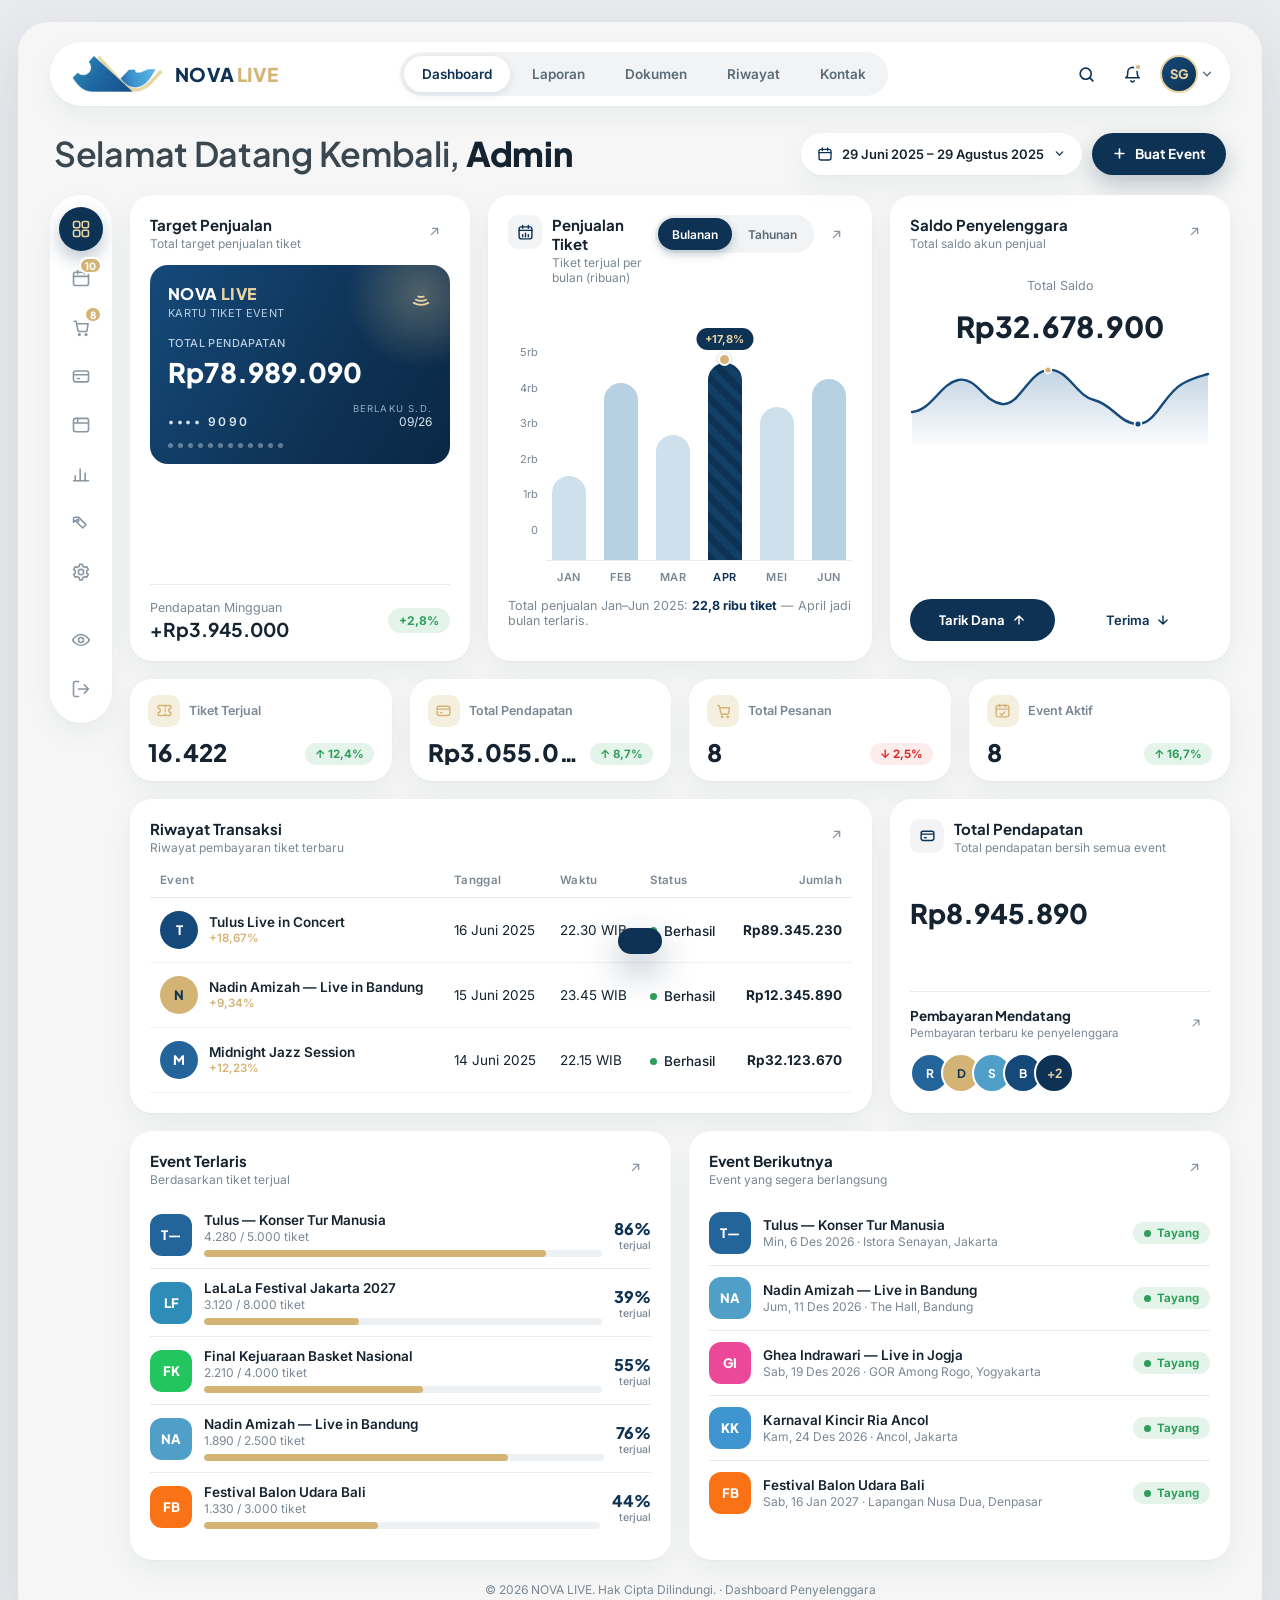
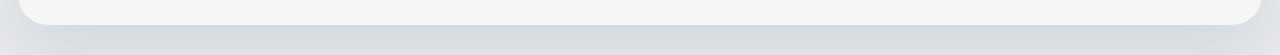
<file: nova-live/Nova Live Dashboard Quixotic.html>
<!doctype html>
<html lang="id">
  <head>
    <meta charset="utf-8" />
    <meta name="viewport" content="width=device-width, initial-scale=1, viewport-fit=cover" />
    <meta name="color-scheme" content="light" />
    <link rel="icon" href="data:," />
    <title>NOVA LIVE — Dashboard Quixotic</title>
    <link rel="preconnect" href="https://fonts.googleapis.com" />
    <link rel="preconnect" href="https://fonts.gstatic.com" crossorigin />
    <link href="https://fonts.googleapis.com/css2?family=Plus+Jakarta+Sans:wght@500;600;700;800&family=Inter:wght@400;500;600;700&display=swap" rel="stylesheet" />
    <style>
      button, [role="button"], select, summary, input:not([type="checkbox"], [type="radio"]) { min-height: 2rem; }
    </style>
    <style>
      :root{
        --navy:#0E3254;
        --navy-2:#15497A;
        --blue:#23649A;
        --sky:#509FC8;
        --bar:#B7D0E2;
        --bar-soft:#CFE0ED;
        --gold:#EAD4A2;
        --gold-deep:#D4B475;
        --gold-dark:#8C6D1F;
        --cream:#F5EFE0;
        --page:#E8EAEC;
        --panel:#F5F6F5;
        --card:#FFFFFF;
        --ink:#14232F;
        --muted:#7A8794;
        --line:#E7EBEE;
        --green:#2E9E5B;
        --green-bg:#E4F4EA;
        --red:#DC2626;
        --red-bg:#FDECEC;
        --radius:22px;
        --shadow:0 1px 2px rgba(14,50,84,.04),0 10px 30px rgba(14,50,84,.05);
      }
      *{box-sizing:border-box}
      html,body{margin:0;padding:0}
      body{
        font-family:'Inter',system-ui,sans-serif;
        background:var(--page);
        color:var(--ink);
        -webkit-font-smoothing:antialiased;
        padding:22px 18px 30px;
      }
      h1,h2,h3,.pj{font-family:'Plus Jakarta Sans','Inter',sans-serif}
      button{font-family:inherit;cursor:pointer;border:none;background:none;color:inherit}
      .frame{
        max-width:1680px;margin:0 auto;
        background:var(--panel);
        border-radius:30px;
        padding:20px 32px 26px;
        box-shadow:0 24px 60px rgba(14,50,84,.10);
      }

      /* ---------- Top bar ---------- */
      .topbar{
        display:grid;grid-template-columns:1fr auto 1fr;align-items:center;gap:18px;
        background:var(--card);
        border-radius:999px;
        padding:10px 12px 10px 20px;
        box-shadow:var(--shadow);
        position:relative;z-index:30;
      }
      .logo{display:flex;align-items:center;gap:9px;text-decoration:none;color:var(--navy);flex:none;justify-self:start}
      .logo svg{display:block}
      .logo-ticket{height:40px;width:auto;overflow:visible;cursor:pointer;flex:none}
      .logo-word{font-family:'Plus Jakarta Sans',sans-serif;font-weight:800;font-size:19px;letter-spacing:.2px;color:var(--navy);white-space:nowrap}
      .logo-word em{font-style:normal;color:var(--gold-deep)}
      .topnav{display:flex;gap:4px;margin:0;justify-self:center;background:#F1F3F4;border-radius:999px;padding:4px}
      .topnav button{
        padding:8px 18px;border-radius:999px;font-size:13.5px;font-weight:600;color:#5B6B78;min-height:36px;
        transition:background .15s,color .15s;
      }
      .topnav button:hover{color:var(--navy)}
      .topnav button.active{background:var(--card);color:var(--navy);box-shadow:0 2px 8px rgba(14,50,84,.10)}
      .top-actions{display:flex;align-items:center;gap:6px;flex:none;justify-self:end}
      .icon-btn{
        width:40px;height:40px;border-radius:50%;display:grid;place-items:center;color:var(--navy);
        position:relative;transition:background .15s;flex:none;
      }
      .icon-btn:hover{background:#EEF3F7}
      .icon-btn .dot{position:absolute;top:9px;right:10px;width:8px;height:8px;border-radius:50%;background:var(--gold-deep);border:2px solid #fff}
      .search-wrap{display:flex;align-items:center}
      .search-input{
        width:0;opacity:0;border:none;outline:none;background:#F1F3F4;border-radius:999px;
        font-size:13.5px;font-family:inherit;color:var(--ink);
        transition:width .25s ease,opacity .2s,padding .25s;
        padding:0;min-height:40px;
      }
      .search-wrap.open .search-input{width:170px;opacity:1;padding:0 14px;margin-right:2px}
      .avatar-btn{display:flex;align-items:center;gap:2px;border-radius:999px;padding:2px 4px 2px 2px}
      .avatar-btn:hover{background:#EEF3F7}
      .avatar{
        width:38px;height:38px;border-radius:50%;flex:none;
        background:linear-gradient(135deg,var(--navy-2),var(--navy));
        color:var(--gold);display:grid;place-items:center;
        font-family:'Plus Jakarta Sans',sans-serif;font-weight:800;font-size:13px;
        border:2px solid var(--gold);
      }
      .pop{
        position:absolute;top:calc(100% + 10px);right:12px;width:300px;max-width:calc(100vw - 40px);
        background:var(--card);border-radius:18px;box-shadow:0 18px 44px rgba(14,50,84,.16);
        border:1px solid var(--line);padding:10px;display:none;z-index:50;
      }
      .pop.open{display:block}
      .pop h3{margin:6px 8px 8px;font-size:13px;color:var(--navy)}
      .notif{display:flex;gap:10px;padding:9px 8px;border-radius:12px}
      .notif:hover{background:#F4F7F9}
      .notif .n-ico{width:34px;height:34px;border-radius:10px;background:var(--cream);display:grid;place-items:center;flex:none;color:var(--gold-deep)}
      .notif p{margin:0;font-size:12.5px;line-height:1.45;color:var(--ink)}
      .notif span{display:block;color:var(--muted);font-size:11.5px;margin-top:1px}

      /* ---------- Greeting row ---------- */
      .greet{display:flex;align-items:center;gap:14px;flex-wrap:wrap;margin:26px 4px 20px}
      .greet h1{font-size:clamp(24px,3.4vw,34px);font-weight:600;margin:0;color:#3A4750;letter-spacing:-.3px}
      .greet h1 strong{font-weight:800;color:var(--ink)}
      .greet-actions{margin-left:auto;display:flex;gap:10px;align-items:center;flex-wrap:wrap}
      .range-wrap{position:relative}
      .range-btn{
        display:flex;align-items:center;gap:9px;background:var(--card);border-radius:999px;
        padding:10px 16px;font-size:13px;font-weight:600;color:var(--ink);box-shadow:var(--shadow);min-height:42px;
      }
      .range-btn svg{color:var(--navy)}
      .range-menu{
        position:absolute;top:calc(100% + 8px);right:0;background:var(--card);border:1px solid var(--line);
        border-radius:16px;box-shadow:0 18px 44px rgba(14,50,84,.16);padding:6px;display:none;z-index:40;min-width:230px;
      }
      .range-menu.open{display:block}
      .range-menu button{display:flex;width:100%;text-align:left;padding:9px 12px;border-radius:10px;font-size:13px;font-weight:500;min-height:38px;align-items:center}
      .range-menu button:hover{background:#F4F7F9}
      .range-menu button.sel{background:var(--cream);color:var(--navy);font-weight:700}
      .btn-primary{
        display:flex;align-items:center;gap:8px;background:var(--navy);color:#fff;
        border-radius:999px;padding:10px 20px;font-size:13.5px;font-weight:700;min-height:42px;
        box-shadow:0 10px 22px rgba(14,50,84,.25);transition:background .15s,transform .1s;
        font-family:'Plus Jakarta Sans',sans-serif;
      }
      .btn-primary:hover{background:var(--navy-2)}
      .btn-primary:active{transform:scale(.98)}

      /* ---------- Layout & rail ---------- */
      .layout{display:flex;gap:18px;align-items:flex-start}
      .rail{
        flex:none;width:62px;background:var(--card);border-radius:999px;box-shadow:var(--shadow);
        display:flex;flex-direction:column;align-items:center;padding:12px 0;gap:5px;
        position:sticky;top:16px;max-height:calc(100vh - 32px);overflow-y:auto;scrollbar-width:none;z-index:20;
      }
      .rail::-webkit-scrollbar{display:none}
      .rail button{
        width:44px;height:44px;border-radius:50%;display:grid;place-items:center;color:#8A97A3;transition:all .15s;position:relative;flex:none;
      }
      .rail button:hover{color:var(--navy);background:#EEF3F7}
      .rail button.active{background:var(--navy);color:var(--gold);box-shadow:0 8px 18px rgba(14,50,84,.28)}
      #railTip{
        position:fixed;z-index:200;background:var(--navy);color:#fff;font-size:12px;font-weight:600;
        padding:6px 11px;border-radius:8px;white-space:nowrap;pointer-events:none;
        opacity:0;transform:translateY(-50%) translateX(-4px);transition:opacity .15s,transform .15s;
        box-shadow:0 8px 20px rgba(14,50,84,.25);
      }
      #railTip.show{opacity:1;transform:translateY(-50%) translateX(0)}
      .rail-badge{
        position:absolute;top:1px;right:1px;min-width:17px;height:17px;border-radius:99px;
        background:var(--gold-deep);color:#fff;font-size:10px;font-weight:800;line-height:1;
        display:grid;place-items:center;padding:0 4px;border:2px solid #fff;font-family:'Plus Jakarta Sans',sans-serif;
      }
      .rail button.active .rail-badge{border-color:var(--navy)}
      .rail .spacer{flex:1;min-height:14px}

      /* ---------- Tab bar menu gabungan ---------- */
      .tabs{
        display:flex;gap:2px;background:#F1F3F4;border-radius:999px;padding:4px;
        width:fit-content;max-width:100%;overflow-x:auto;scrollbar-width:none;
        margin:2px 2px 18px;box-shadow:inset 0 0 0 1px var(--line);
      }
      .tabs[hidden]{display:none}
      .tabs::-webkit-scrollbar{display:none}
      .tabs button{
        display:inline-flex;align-items:center;gap:7px;flex:none;white-space:nowrap;
        padding:8px 18px;border-radius:999px;font-size:13.5px;font-weight:600;color:#5B6B78;min-height:38px;
        transition:background .15s,color .15s;
      }
      .tabs button:hover{color:var(--navy)}
      .tabs button.active{background:var(--navy);color:#fff;box-shadow:0 4px 12px rgba(14,50,84,.25)}
      .tab-badge{
        min-width:18px;height:18px;border-radius:99px;background:var(--gold-deep);color:#fff;
        font-size:10.5px;font-weight:800;line-height:1;display:grid;place-items:center;padding:0 5px;
        font-family:'Plus Jakarta Sans',sans-serif;
      }
      .tabs button.active .tab-badge{background:var(--gold);color:var(--navy)}
      .views{flex:1;min-width:0}
      .view{display:none}
      .view.active{display:block;animation:viewIn .25s ease}
      @keyframes viewIn{from{opacity:0;transform:translateY(5px)}to{opacity:1;transform:none}}
      .grid{
        display:grid;gap:18px;align-items:stretch;
        grid-template-columns:340px minmax(0,1fr) 340px;
        grid-template-areas:"ticket chart saldo" "kpi kpi kpi" "history history side";
      }
      .grid>.card{min-width:0;height:100%}
      .ticket-card{grid-area:ticket;display:flex;flex-direction:column}
      .ticket-card .ticket{margin-bottom:16px}
      .ticket-card .weekly{margin-top:auto}
      .chart-card{grid-area:chart;display:flex;flex-direction:column}
      .chart-card .chart-area{flex:1;min-height:250px}
      .chart-card .y-axis{height:auto}
      .chart-card .bars{height:auto;min-height:218px}
      .chart-card .chart-foot{margin-top:auto;padding-top:14px}
      .saldo-card{grid-area:saldo;display:flex;flex-direction:column}
      .saldo-card .saldo-actions{margin-top:auto;padding-top:12px}
      .history-card{grid-area:history}
      .kpi-strip{grid-area:kpi;display:grid;grid-template-columns:repeat(4,minmax(0,1fr));gap:18px;align-items:stretch}
      .kpi-mini{
        background:var(--card);border-radius:var(--radius);box-shadow:var(--shadow);
        padding:16px 18px;display:flex;flex-direction:column;gap:12px;height:100%;min-width:0;
      }
      .kpi-mini-head{display:flex;align-items:center;gap:9px;font-size:12.5px;font-weight:600;color:var(--muted)}
      .kpi-mini-row{display:flex;align-items:flex-end;gap:10px;margin-top:auto}
      .kpi-mini-val{font-family:'Plus Jakarta Sans',sans-serif;font-size:24px;font-weight:800;color:var(--ink);line-height:1.1;white-space:nowrap;overflow:hidden;text-overflow:ellipsis}
      .kpi-badge{
        margin-left:auto;font-size:11.5px;font-weight:700;padding:4px 10px;border-radius:999px;white-space:nowrap;flex:none;
      }
      .kpi-badge.up{background:var(--green-bg);color:var(--green)}
      .kpi-badge.down{background:var(--red-bg);color:var(--red)}
      .row4{margin-top:18px}
      .next-row{display:flex;align-items:center;gap:12px;padding:11px 0;border-bottom:1px solid var(--line)}
      .next-row:last-child{border-bottom:0}
      .side-card{grid-area:side;display:flex;flex-direction:column}
      .side-card .sub-card{margin-top:auto}
      .card{background:var(--card);border-radius:var(--radius);box-shadow:var(--shadow);padding:20px}
      .card-head{display:flex;align-items:flex-start;gap:10px;margin-bottom:14px}
      .card-head .h-ico{
        width:34px;height:34px;border-radius:10px;background:#F1F3F4;display:grid;place-items:center;color:var(--navy);flex:none;
      }
      .card-head h2{font-size:15px;font-weight:700;margin:0;color:var(--ink)}
      .card-head p{margin:2px 0 0;font-size:12px;color:var(--muted)}
      .expand-btn{margin-left:auto;width:32px;height:32px;border-radius:50%;display:grid;place-items:center;color:#8A97A3;flex:none}
      .expand-btn:hover{background:#EEF3F7;color:var(--navy)}

      /* ---------- View scaffolding ---------- */
      .page-head{display:flex;align-items:flex-start;gap:14px;flex-wrap:wrap;margin:2px 2px 18px}
      .page-head h1{font-size:24px;margin:0;color:var(--ink);letter-spacing:-.2px}
      .page-head p{margin:4px 0 0;font-size:13px;color:var(--muted)}
      .page-head .spacer{flex:1}
      .btn-gold{
        display:inline-flex;align-items:center;gap:8px;background:var(--gold);color:var(--navy);
        border-radius:999px;padding:10px 18px;font-size:13.5px;font-weight:700;min-height:42px;
        font-family:'Plus Jakarta Sans',sans-serif;box-shadow:0 8px 18px rgba(212,180,117,.35);transition:background .15s;
      }
      .btn-gold:hover{background:var(--gold-deep);color:#fff}
      .btn-outline{
        display:inline-flex;align-items:center;gap:8px;background:var(--card);color:var(--navy);
        border:1.5px solid var(--line);border-radius:999px;padding:10px 18px;font-size:13.5px;font-weight:600;min-height:42px;transition:border-color .15s,background .15s;
      }
      .btn-outline:hover{border-color:var(--gold-deep);background:#FBF8F0}
      .btn-sm{min-height:36px;padding:7px 14px;font-size:12.5px}
      .grid-2{display:grid;grid-template-columns:1fr 1fr;gap:18px;margin-bottom:18px;align-items:stretch}
      .grid-2>.card{height:100%}
      .grid-2:last-child{margin-bottom:0}
      .note-demo{
        font-size:12.5px;color:var(--gold-dark);background:var(--cream);
        border:1.5px dashed var(--gold-deep);border-radius:14px;padding:10px 14px;margin-bottom:18px;line-height:1.5;
      }
      .foot-note{text-align:center;color:var(--muted);font-size:12px;margin:22px 0 2px}

      /* ---------- Tables in views ---------- */
      .table-tools{display:flex;align-items:center;gap:12px;flex-wrap:wrap;margin-bottom:14px}
      .table-tools h2{font-size:15px;margin:0}
      .chips{display:flex;gap:7px;flex-wrap:wrap}
      .chip{
        border:1.5px solid var(--line);background:var(--card);color:#5B6B78;border-radius:999px;
        padding:6px 14px;font-size:12.5px;font-weight:600;min-height:34px;transition:all .15s;
      }
      .chip:hover{color:var(--navy);border-color:var(--gold-deep)}
      .chip.on{background:var(--navy);border-color:var(--navy);color:#fff}
      .mini-search{
        margin-left:auto;display:flex;align-items:center;gap:7px;background:#F1F3F4;border-radius:999px;padding:0 13px;min-height:38px;color:#8A97A3;
      }
      .mini-search input{border:none;outline:none;background:transparent;font-family:inherit;font-size:13px;color:var(--ink);width:170px;min-height:36px}
      .tbl-scroll{overflow-x:auto}
      .tbl{min-width:700px}
      .badge{
        display:inline-flex;align-items:center;gap:6px;font-size:11.5px;font-weight:700;
        border-radius:999px;padding:4px 11px;white-space:nowrap;
      }
      .badge::before{content:"";width:7px;height:7px;border-radius:50%;background:currentColor;flex:none}
      .b-live{background:var(--green-bg);color:var(--green)}
      .b-draft{background:#EDF0F2;color:#52657C}
      .b-done{background:#F1F3F4;color:var(--muted)}
      .b-wait{background:var(--cream);color:var(--gold-dark)}
      .b-refund{background:var(--red-bg);color:var(--red)}
      .b-sky{background:#E6F2F8;color:var(--blue)}
      .mini-btn{
        border:1.5px solid var(--line);background:var(--card);color:#5B6B78;border-radius:9px;
        padding:5px 11px;font-size:12.5px;font-weight:600;min-height:32px;transition:all .15s;white-space:nowrap;
      }
      .mini-btn:hover{color:var(--navy);border-color:var(--gold-deep)}
      .mini-btn.warn:hover{color:var(--gold-dark);border-color:var(--gold-deep);background:var(--cream)}
      .mini-btn:disabled{opacity:.45;cursor:not-allowed}
      .row-actions{display:flex;gap:6px;flex-wrap:wrap}
      .progress{height:7px;border-radius:99px;background:#EDF1F3;margin-top:6px;overflow:hidden}
      .progress i{display:block;height:100%;border-radius:99px;background:var(--gold-deep)}
      .mini-progress b{font-family:'Plus Jakarta Sans',sans-serif}
      .mini-progress small{color:var(--muted)}

      /* ---------- Forms ---------- */
      .form-grid{display:grid;grid-template-columns:1fr 1fr;gap:13px}
      .form-grid .field{margin-bottom:0}
      .field.full{grid-column:1/-1}
      .field textarea{
        width:100%;border:1.5px solid var(--line);border-radius:12px;padding:10px 13px;font-size:14px;
        font-family:inherit;color:var(--ink);background:#FBFCFD;outline:none;resize:vertical;
      }
      .field textarea:focus{border-color:var(--blue)}
      .field input[type="color"].color-inp{padding:4px 8px;height:44px;cursor:pointer}
      .field input[type="file"].file-inp{padding:8px 13px;font-size:13px}
      .img-prev{display:none;margin-top:9px}
      .img-prev img{max-width:100%;max-height:150px;border-radius:12px;display:block}
      .switch-row{display:flex;align-items:center;gap:12px;padding:13px 0;border-bottom:1px solid var(--line)}
      .switch-row:last-child{border-bottom:0}
      .switch-row .txt{flex:1;min-width:0}
      .switch-row .txt b{font-size:14px;display:block}
      .switch-row .txt span{font-size:12.5px;color:var(--muted)}
      .switch{position:relative;width:46px;height:26px;flex:none;display:inline-block}
      .switch input{position:absolute;opacity:0;width:100%;height:100%;cursor:pointer;margin:0;z-index:2}
      .switch .tr{position:absolute;inset:0;background:#E3E8EC;border:1px solid var(--line);border-radius:99px;transition:.2s;pointer-events:none}
      .switch .tr::after{content:"";position:absolute;top:2px;left:2px;width:20px;height:20px;border-radius:50%;background:#fff;box-shadow:0 1px 3px rgba(14,50,84,.25);transition:.2s}
      .switch input:checked + .tr{background:var(--gold-deep);border-color:var(--gold-deep)}
      .switch input:checked + .tr::after{left:22px;background:var(--navy)}

      /* ---------- KPI / keuangan ---------- */
      .kpi-top{display:flex;align-items:center;gap:8px;font-size:12.5px;font-weight:600;color:var(--muted)}
      .kpi-ic{width:32px;height:32px;border-radius:10px;background:var(--cream);color:var(--gold-deep);display:grid;place-items:center;flex:none}
      .kpi-val{font-family:'Plus Jakarta Sans',sans-serif;font-size:25px;font-weight:800;color:var(--ink);margin:10px 0 4px}
      .kpi-delta{font-size:12.5px;color:var(--muted)}
      .kpi-delta.up{color:var(--green);font-weight:600}
      .kpi-delta.up span{color:var(--muted);font-weight:400}
      .fin-grid{display:grid;grid-template-columns:1.25fr 1fr 1fr;gap:18px;margin-bottom:18px;align-items:stretch}
      .fin-grid>.card{height:100%}
      .fin-saldo{
        border-radius:18px;color:#fff;position:relative;overflow:hidden;
        background:linear-gradient(120deg,var(--navy-2) 0%,var(--navy) 62%,#0A2745 100%);padding:22px;
      }
      .fin-saldo::after{content:"";position:absolute;right:-46px;top:-46px;width:150px;height:150px;border-radius:50%;background:radial-gradient(circle,rgba(234,212,162,.30),rgba(234,212,162,0) 70%)}
      .fin-saldo .lbl{font-size:12px;letter-spacing:.6px;color:#B9CFE2;font-weight:600;position:relative;z-index:1}
      .fin-saldo .val{font-family:'Plus Jakarta Sans',sans-serif;font-size:28px;font-weight:800;margin:6px 0;position:relative;z-index:1}
      .fin-saldo .sub{font-size:12.5px;color:#B9CFE2;margin-bottom:16px;position:relative;z-index:1}
      .fin-saldo .btn-gold{position:relative;z-index:1}

      /* ---------- Check-in ---------- */
      .scan-row{display:flex;gap:9px;flex-wrap:wrap}
      .scan-row input{
        flex:1;min-width:170px;border:1.5px solid var(--line);border-radius:12px;padding:10px 13px;
        font-size:14px;font-family:inherit;color:var(--ink);background:#FBFCFD;outline:none;min-height:44px;
      }
      .scan-row input:focus{border-color:var(--blue)}
      .scan-row .btn-navy,.scan-row .btn-ghost{border-radius:12px;flex:none}
      .scan-row .btn-ghost{border:1.5px solid var(--line)}
      .res-box{border-radius:14px;padding:15px 17px;margin-top:16px;display:none}
      .res-box.show{display:block}
      .res-box b{font-family:'Plus Jakarta Sans',sans-serif;font-size:17px;display:block}
      .res-box p{margin:4px 0 0;font-size:13px;color:var(--ink)}
      .res-valid{background:var(--green-bg);color:var(--green)}
      .res-used{background:var(--cream);color:var(--gold-dark)}
      .res-invalid{background:var(--red-bg);color:var(--red)}
      .stat-grid{display:grid;grid-template-columns:1fr 1fr 1fr;gap:10px}
      .stat-box{background:#F7F9FA;border-radius:14px;padding:13px 10px;text-align:center}
      .stat-box b{font-family:'Plus Jakarta Sans',sans-serif;font-size:20px;display:block;color:var(--navy)}
      .stat-box span{font-size:11.5px;color:var(--muted)}

      /* ---------- Kategori / Kota cards ---------- */
      .cat-grid{display:grid;grid-template-columns:repeat(auto-fill,minmax(235px,1fr));gap:16px}
      .cat-card{background:var(--card);border-radius:var(--radius);box-shadow:var(--shadow);overflow:hidden;display:flex;flex-direction:column}
      .cat-media{height:92px;display:grid;place-items:center;color:#fff;position:relative;overflow:hidden}
      .cat-media svg{width:36px;height:36px}
      .cat-media img{position:absolute;inset:0;width:100%;height:100%;object-fit:cover}
      .cat-media .lm{font-family:'Plus Jakarta Sans',sans-serif;font-weight:800;font-size:15px;text-align:center;padding:0 14px;text-shadow:0 1px 6px rgba(0,0,0,.25)}
      .cat-body{padding:15px 16px 16px;display:flex;flex-direction:column;flex:1}
      .cat-body h3{margin:0 0 4px;font-size:15px}
      .cat-body p{margin:0;font-size:12.5px;color:var(--muted);line-height:1.5}
      .card-actions{display:flex;gap:7px;margin-top:13px}

      /* ---------- Banner slides ---------- */
      .slide-prev{border-radius:16px;padding:20px 22px;color:#fff;position:relative;overflow:hidden;min-height:118px;display:flex;flex-direction:column;justify-content:center;background-size:cover;background-position:center}
      .slide-prev::after{content:"";position:absolute;inset:0;background:linear-gradient(90deg,rgba(7,18,34,.45),transparent 70%)}
      .slide-prev h3{margin:0 0 4px;font-size:20px;position:relative;z-index:1}
      .slide-prev p{margin:0 0 12px;font-size:13.5px;color:#D9E6F2;position:relative;z-index:1}
      .pv-cta{position:relative;z-index:1;align-self:flex-start;background:var(--gold);color:var(--navy);font-weight:700;font-size:13px;border-radius:9px;padding:7px 14px;font-family:'Plus Jakarta Sans',sans-serif}

      /* ---------- Tampilan homepage ---------- */
      .spot-box{background:linear-gradient(120deg,var(--navy-2),var(--navy));color:#fff;border-radius:var(--radius);padding:20px 22px;box-shadow:var(--shadow)}
      .spot-box h2{margin:0 0 4px;font-size:17px;color:#fff}
      .spot-box p{margin:0;color:#9FB3C8;font-size:13px;line-height:1.55}
      .spot-badge{background:var(--gold);color:var(--navy);font-size:11px;font-weight:800;border-radius:999px;padding:3px 10px;letter-spacing:.04em;white-space:nowrap}
      .spot-count{font-family:'Plus Jakarta Sans',sans-serif;font-size:25px;font-weight:800;color:var(--gold)}
      .spot-box select{border:1px solid rgba(255,255,255,.3);background:var(--navy);color:#fff;border-radius:12px;padding:9px 12px;font-family:inherit;font-size:14px;max-width:100%;min-height:42px}
      .ord-row{display:flex;align-items:center;gap:11px;padding:10px 12px;border:1.5px solid var(--line);border-radius:14px;margin-bottom:9px;background:var(--card);flex-wrap:wrap}
      .ord-row[draggable="true"]{cursor:grab}
      .ord-row.drag-over{border-color:var(--gold-deep);box-shadow:0 0 0 2px var(--gold)}
      .ord-row .pos{font-family:'Plus Jakarta Sans',sans-serif;font-weight:800;color:#B4BFC8;width:20px;text-align:center;flex:none}
      .ord-btns{display:flex;gap:5px;margin-left:auto}

      /* ---------- E-Tiket ---------- */
      .eticket{display:flex;border-radius:18px;overflow:hidden;box-shadow:var(--shadow);max-width:640px;margin:0 auto;background:var(--card)}
      .et-main{flex:1;padding:22px;color:#fff;position:relative;min-width:0}
      .et-main .et-logo{font-family:'Plus Jakarta Sans',sans-serif;font-weight:800;letter-spacing:.05em;font-size:14px}
      .et-main h3{margin:12px 0 4px;font-size:20px;line-height:1.25}
      .et-main p{margin:0;font-size:13px;color:#D9E6F2}
      .et-meta{display:grid;grid-template-columns:1fr 1fr;gap:10px 16px;margin-top:16px;font-size:13px}
      .et-meta small{display:block;color:#9FB3C8;font-size:10.5px;text-transform:uppercase;letter-spacing:.06em;margin-bottom:2px}
      .et-note{margin-top:16px;font-size:12px;color:#D9E6F2;border-top:1px dashed rgba(255,255,255,.3);padding-top:10px;line-height:1.55}
      .et-stub{width:158px;flex:none;background:var(--card);border-left:2px dashed var(--line);padding:18px 14px;text-align:center;display:flex;flex-direction:column;align-items:center;gap:8px;justify-content:center}
      .et-stub .code{font-family:'Plus Jakarta Sans',sans-serif;font-weight:800;font-size:13px;letter-spacing:.05em;color:var(--navy)}
      .et-stub small{color:var(--muted);font-size:11.5px;line-height:1.45}

      /* ---------- Analitik / log / promosi ---------- */
      .kw-row{display:flex;align-items:center;gap:12px;padding:11px 0;border-bottom:1px solid var(--line)}
      .kw-row:last-child{border-bottom:0}
      .kw-rank{width:26px;height:26px;border-radius:50%;background:var(--cream);color:var(--gold-dark);font-family:'Plus Jakarta Sans',sans-serif;font-weight:800;font-size:12.5px;display:grid;place-items:center;flex:none}
      .hbar-row{display:grid;grid-template-columns:104px 1fr 60px;gap:10px;align-items:center;padding:8px 0;border-bottom:1px solid var(--line);font-size:13px}
      .hbar-row:last-child{border-bottom:0}
      .hbar-track{height:11px;background:#EDF1F3;border-radius:99px;overflow:hidden}
      .hbar-fill{height:100%;border-radius:99px;background:var(--navy-2)}
      .hbar-row b{text-align:right;font-family:'Plus Jakarta Sans',sans-serif}
      .log-row{display:flex;gap:12px;padding:12px 0;border-bottom:1px solid var(--line);align-items:flex-start}
      .log-row:last-child{border-bottom:0}
      .log-row p{margin:0;font-size:13.5px;line-height:1.5}
      .log-row small{color:var(--muted);font-size:12px}
      .log-ava{width:36px;height:36px;border-radius:50%;background:#E6F2F8;color:var(--blue);display:grid;place-items:center;font-family:'Plus Jakarta Sans',sans-serif;font-weight:800;font-size:12px;flex:none}
      .promo-row{display:flex;align-items:center;gap:14px;padding:15px 0;border-bottom:1px solid var(--line);flex-wrap:wrap}
      .promo-row:last-child{border-bottom:0}
      .promo-code{font-family:'Plus Jakarta Sans',sans-serif;font-weight:800;letter-spacing:.05em;background:var(--cream);color:var(--gold-dark);border:1.5px dashed var(--gold-deep);border-radius:10px;padding:7px 14px;font-size:14px;white-space:nowrap}
      .promo-info{flex:1;min-width:200px}
      .promo-info b{font-size:14px}
      .promo-info p{margin:2px 0 0;font-size:12.5px;color:var(--muted)}
      .tx-row{display:flex;align-items:center;gap:12px;padding:11px 0;border-bottom:1px solid var(--line)}
      .tx-row:last-child{border-bottom:0}
      .tx-ic{width:36px;height:36px;border-radius:11px;background:var(--cream);color:var(--gold-deep);display:grid;place-items:center;flex:none}
      .tx-main{flex:1;min-width:0}
      .tx-name{font-weight:600;font-size:13.5px}
      .tx-sub{font-size:12px;color:var(--muted);margin-top:1px}
      .tx-amt{text-align:right;font-weight:700;font-size:13.5px;font-family:'Plus Jakarta Sans',sans-serif}
      .tx-amt small{display:block;color:var(--muted);font-weight:500;font-family:'Inter',sans-serif;font-size:11.5px;margin-top:1px}
      .best-row{display:flex;align-items:center;gap:12px;padding:11px 0;border-bottom:1px solid var(--line)}
      .best-row:last-child{border-bottom:0}
      .best-thumb{width:42px;height:42px;border-radius:12px;color:#fff;display:grid;place-items:center;font-family:'Plus Jakarta Sans',sans-serif;font-weight:800;font-size:13px;flex:none}
      .best-info{flex:1;min-width:0}
      .best-name{font-weight:600;font-size:13.5px;white-space:nowrap;overflow:hidden;text-overflow:ellipsis}
      .best-meta{font-size:12px;color:var(--muted);margin-top:1px}
      .best-pct{font-family:'Plus Jakarta Sans',sans-serif;font-weight:800;font-size:16px;color:var(--navy);text-align:right}
      .best-pct small{display:block;font-size:10.5px;color:var(--muted);font-weight:500;font-family:'Inter',sans-serif}
      .chart-legend{display:flex;gap:18px;flex-wrap:wrap;font-size:12.5px;color:var(--muted);margin-top:10px}
      .chart-legend b{color:var(--ink)}
      .stock-edit{display:flex;gap:7px;align-items:center}
      .stock-edit input{width:104px;border:1.5px solid var(--line);border-radius:9px;padding:6px 10px;font-size:13px;font-family:inherit;color:var(--ink);background:#FBFCFD;outline:none;min-height:34px}
      .stock-edit input:focus{border-color:var(--blue)}
      .stock-warn{color:var(--gold-dark);font-weight:700;font-size:12px;white-space:nowrap}

      /* ---------- Detail modal list ---------- */
      .detail-list{display:grid;grid-template-columns:118px 1fr;gap:9px 14px;margin:0;font-size:13.5px}
      .detail-list dt{color:var(--muted);font-weight:500}
      .detail-list dd{margin:0;font-weight:600;color:var(--ink)}
      .detail-total{display:flex;justify-content:space-between;align-items:center;border-top:1.5px dashed var(--line);margin-top:16px;padding-top:14px;font-family:'Plus Jakarta Sans',sans-serif;font-weight:800;font-size:16px;color:var(--navy)}

      /* ---------- Pratinjau homepage ---------- */
      .pv{border:1px solid var(--line);border-radius:16px;overflow:hidden;background:#fff}
      .pv-nav{background:var(--navy);color:#fff;padding:12px 18px;display:flex;align-items:center;gap:14px;flex-wrap:wrap;font-size:13px}
      .pv-nav b{font-family:'Plus Jakarta Sans',sans-serif;letter-spacing:.02em}
      .pv-nav b em{font-style:normal;color:var(--gold)}
      .pv-sec{padding:16px 18px 4px}
      .pv-sec h4{margin:0 0 10px;font-size:14px;font-family:'Plus Jakarta Sans',sans-serif;color:var(--navy)}
      .pv-chips,.pv-city{display:flex;gap:8px;flex-wrap:wrap;padding-bottom:14px}
      .pv-chip{border:1.5px solid var(--line);border-radius:999px;padding:5px 13px;font-size:12.5px;font-weight:600;color:var(--navy);background:#fff}
      .pv-cards{display:grid;grid-template-columns:repeat(auto-fill,minmax(128px,1fr));gap:10px;padding-bottom:14px}
      .pv-card{border:1px solid var(--line);border-radius:12px;overflow:hidden}
      .pv-card .ph{height:64px;display:grid;place-items:center;color:#fff;font-family:'Plus Jakarta Sans',sans-serif;font-weight:800;font-size:15px;position:relative}
      .pv-card .pb{padding:8px 10px}
      .pv-card .pb b{display:block;font-size:12px;line-height:1.35}
      .pv-card .pb span{font-size:11px;color:var(--muted)}
      .pv-pop{display:flex;justify-content:space-between;gap:12px;padding:8px 0;border-bottom:1px solid var(--line);font-size:13px;flex-wrap:wrap}
      .pv-pop:last-child{border-bottom:0}

      /* ---------- Ticket card (ringkasan) ---------- */
      .ticket{
        border-radius:18px;color:#fff;position:relative;overflow:hidden;
        background:linear-gradient(120deg,var(--navy-2) 0%,var(--navy) 62%,#0A2745 100%);
        padding:18px 18px 16px;
      }
      .ticket::after{
        content:"";position:absolute;right:-46px;top:-46px;width:150px;height:150px;border-radius:50%;
        background:radial-gradient(circle,rgba(234,212,162,.30),rgba(234,212,162,0) 70%);
      }
      .ticket-top{display:flex;align-items:center;justify-content:space-between;position:relative;z-index:1}
      .ticket-brand{font-family:'Plus Jakarta Sans',sans-serif;font-weight:800;font-size:16px;letter-spacing:.4px}
      .ticket-brand em{font-style:normal;color:var(--gold)}
      .ticket-sub{font-size:11px;color:#B9CFE2;margin-top:2px;letter-spacing:.3px}
      .ticket-amount{font-family:'Plus Jakarta Sans',sans-serif;font-size:27px;font-weight:800;margin:16px 0 14px;position:relative;z-index:1;letter-spacing:.2px}
      .ticket-amount small{display:block;font-family:'Inter',sans-serif;font-size:11px;font-weight:500;color:#B9CFE2;margin-bottom:5px;letter-spacing:.4px}
      .ticket-meta{display:flex;justify-content:space-between;align-items:flex-end;font-size:12px;color:#D7E4EF;position:relative;z-index:1}
      .ticket-meta .num{letter-spacing:2.5px;font-weight:600}
      .ticket-meta .exp{text-align:right}
      .ticket-meta .exp span{display:block;font-size:9.5px;color:#93AEC6;letter-spacing:1.2px}
      .perf{display:flex;gap:5px;margin-top:14px;position:relative;z-index:1}
      .perf i{width:5px;height:5px;border-radius:50%;background:rgba(255,255,255,.35)}
      .weekly{display:flex;align-items:center;gap:10px;margin-top:16px;padding-top:15px;border-top:1px solid var(--line)}
      .weekly p{margin:0;font-size:12.5px;color:var(--muted)}
      .weekly strong{display:block;font-family:'Plus Jakarta Sans',sans-serif;font-size:19px;color:var(--ink);margin-top:2px}
      .badge-pct{
        margin-left:auto;background:var(--green-bg);color:var(--green);font-size:12px;font-weight:700;
        padding:5px 11px;border-radius:999px;white-space:nowrap;
      }

      /* ---------- Bar chart (ringkasan) ---------- */
      .seg{display:flex;background:#F1F3F4;border-radius:999px;padding:3px;gap:2px}
      .seg button{padding:6px 14px;border-radius:999px;font-size:12px;font-weight:600;color:#5B6B78;min-height:32px}
      .seg button.active{background:var(--navy);color:#fff;box-shadow:0 4px 10px rgba(14,50,84,.25)}
      .chart-area{display:flex;gap:8px;margin-top:8px;padding-top:36px}
      .y-axis{display:flex;flex-direction:column;justify-content:space-between;height:218px;padding:2px 0 24px;font-size:11px;color:var(--muted);text-align:right;width:30px;flex:none}
      .bars{flex:1;display:flex;align-items:flex-end;gap:6px;height:218px;border-bottom:1px solid var(--line);position:relative}
      .bar-col{flex:1;display:flex;flex-direction:column;align-items:center;justify-content:flex-end;height:100%;position:relative}
      .bar{
        width:min(52px,72%);border-radius:999px 999px 10px 10px;background:var(--bar);
        transition:height .6s cubic-bezier(.22,.8,.3,1);position:relative;min-height:8px;
      }
      .bar-col:nth-child(odd) .bar{background:var(--bar-soft)}
      .bar-col.hot .bar{
        background:repeating-linear-gradient(45deg,var(--navy) 0 7px,#123f66 7px 14px);
      }
      .bar .tip{
        position:absolute;bottom:calc(100% + 13px);left:50%;transform:translateX(-50%);
        background:var(--navy);color:var(--gold);font-size:11px;font-weight:700;
        padding:4px 9px;border-radius:999px;white-space:nowrap;display:none;
      }
      .bar-col.hot .tip{display:block}
      .bar .tip::after{
        content:"";position:absolute;top:100%;left:50%;transform:translateX(-50%);
        width:9px;height:9px;border-radius:50%;background:var(--gold-deep);border:2px solid #fff;
        box-shadow:0 1px 4px rgba(14,50,84,.3);margin-top:3px;
      }
      .bar-labels{display:flex;gap:6px;margin-left:38px;margin-top:9px}
      .bar-labels span{flex:1;text-align:center;font-size:11px;font-weight:600;color:var(--muted);letter-spacing:.6px}
      .bar-labels span.hot{color:var(--navy)}
      .chart-foot{margin-top:14px;font-size:12.5px;color:var(--muted)}
      .chart-foot strong{color:var(--navy)}

      /* ---------- Saldo / area chart ---------- */
      .saldo-label{font-size:12.5px;color:var(--muted);text-align:center}
      .saldo-amount{font-family:'Plus Jakarta Sans',sans-serif;font-size:29px;font-weight:800;text-align:center;color:var(--ink);margin:3px 0 6px}
      .area-chart{width:100%;height:auto;display:block}
      .saldo-actions{display:flex;gap:10px;margin-top:12px}
      .btn-navy{
        flex:1;display:flex;align-items:center;justify-content:center;gap:7px;background:var(--navy);color:#fff;
        border-radius:999px;padding:10px;font-size:13px;font-weight:700;min-height:42px;
        font-family:'Plus Jakarta Sans',sans-serif;transition:background .15s;
      }
      .btn-navy:hover{background:var(--navy-2)}
      .btn-ghost{
        flex:1;display:flex;align-items:center;justify-content:center;gap:7px;background:transparent;color:var(--navy);
        border-radius:999px;padding:10px;font-size:13px;font-weight:600;min-height:42px;transition:background .15s;
      }
      .btn-ghost:hover{background:#EEF3F7}
      .big-amount{font-family:'Plus Jakarta Sans',sans-serif;font-size:27px;font-weight:800;color:var(--ink)}
      .sub-card{border-top:1px solid var(--line);margin-top:16px;padding-top:15px}
      .sub-head{display:flex;align-items:flex-start;gap:8px}
      .sub-head h3{font-size:13.5px;margin:0}
      .sub-head p{margin:2px 0 0;font-size:11.5px;color:var(--muted)}
      .ava-stack{display:flex;align-items:center;margin-top:13px}
      .ava{
        width:40px;height:40px;border-radius:50%;border:2.5px solid #fff;display:grid;place-items:center;
        font-size:12px;font-weight:700;font-family:'Plus Jakarta Sans',sans-serif;color:#fff;margin-left:-9px;
      }
      .ava:first-child{margin-left:0}
      .ava.more{background:var(--navy);color:var(--gold);font-size:12.5px}

      /* ---------- History table (ringkasan) ---------- */
      table{width:100%;border-collapse:collapse}
      thead th{
        text-align:left;font-size:11.5px;font-weight:600;color:var(--muted);letter-spacing:.4px;
        padding:4px 10px 10px;border-bottom:1px solid var(--line);white-space:nowrap;
      }
      thead th:last-child,tbody td:last-child{text-align:right}
      tbody td{padding:13px 10px;border-bottom:1px solid #F0F2F4;font-size:13.5px;vertical-align:middle;white-space:nowrap}
      tbody tr:last-child td{border-bottom:none}
      .ev-cell{display:flex;align-items:center;gap:11px;white-space:normal}
      .ev-ava{
        width:38px;height:38px;border-radius:50%;flex:none;display:grid;place-items:center;color:#fff;
        font-family:'Plus Jakarta Sans',sans-serif;font-weight:800;font-size:13px;
      }
      .ev-thumb{
        width:42px;height:42px;border-radius:12px;flex:none;display:grid;place-items:center;color:#fff;
        font-family:'Plus Jakarta Sans',sans-serif;font-weight:800;font-size:13px;
      }
      .ev-name{font-weight:600;color:var(--ink);font-size:13.5px}
      .ev-sub{font-size:11.5px;color:var(--muted);font-weight:500;margin-top:1px}
      .status{display:inline-flex;align-items:center;gap:7px;font-weight:500}
      .status i{width:7px;height:7px;border-radius:50%;background:var(--green);flex:none}
      .amount{font-weight:700;color:var(--ink)}
      .empty-row td{text-align:center;color:var(--muted);padding:26px 10px;white-space:normal}

      /* ---------- Modal & toast ---------- */
      .overlay{
        position:fixed;inset:0;background:rgba(14,50,84,.45);backdrop-filter:blur(3px);
        display:none;place-items:center;z-index:100;padding:18px;overflow-y:auto;
      }
      .overlay.open{display:grid}
      .modal{background:#fff;border-radius:24px;max-width:460px;width:100%;padding:26px;box-shadow:0 30px 70px rgba(14,50,84,.3);position:relative;margin:auto}
      .modal.wide{max-width:880px}
      .modal h2{margin:0 0 4px;font-size:19px;color:var(--navy);padding-right:34px}
      .modal>p{margin:0 0 18px;font-size:13px;color:var(--muted);line-height:1.55}
      .modal-x{
        position:absolute;top:14px;right:14px;width:34px;height:34px;border-radius:50%;
        display:grid;place-items:center;color:#8A97A3;font-size:15px;
      }
      .modal-x:hover{background:#EEF3F7;color:var(--navy)}
      .field{margin-bottom:13px}
      .field label{display:block;font-size:12.5px;font-weight:600;margin-bottom:6px;color:var(--ink)}
      .field input,.field select{
        width:100%;border:1.5px solid var(--line);border-radius:12px;padding:10px 13px;font-size:14px;
        font-family:inherit;color:var(--ink);background:#FBFCFD;min-height:44px;outline:none;
      }
      .field input:focus,.field select:focus{border-color:var(--blue)}
      .modal-actions{display:flex;gap:10px;margin-top:18px;flex-wrap:wrap}
      .modal-actions .btn-navy,.modal-actions .btn-ghost{border-radius:12px}
      .modal-actions .btn-ghost{border:1.5px solid var(--line)}
      .btn-danger{
        display:inline-flex;align-items:center;justify-content:center;gap:7px;background:var(--red);color:#fff;
        border-radius:12px;padding:10px 18px;font-size:13px;font-weight:700;min-height:42px;font-family:'Plus Jakarta Sans',sans-serif;
      }
      .toast{
        position:fixed;left:50%;bottom:26px;transform:translate(-50%,80px);z-index:120;
        background:var(--navy);color:#fff;font-size:13.5px;font-weight:600;
        padding:13px 22px;border-radius:999px;box-shadow:0 16px 36px rgba(14,50,84,.35);
        transition:transform .35s cubic-bezier(.22,.8,.3,1);max-width:calc(100vw - 32px);text-align:center;
      }
      .toast.show{transform:translate(-50%,0)}
      .toast em{font-style:normal;color:var(--gold)}

      /* ---------- Responsive ---------- */
      @media (max-width:1120px){
        .topbar{display:flex}
        .topnav{margin:0 auto}
        .top-actions{margin-left:auto}
        .grid{grid-template-columns:290px minmax(0,1fr);grid-template-areas:"ticket chart" "kpi kpi" "saldo side" "history history"}
        .kpi-strip{grid-template-columns:repeat(2,minmax(0,1fr))}
        .fin-grid{grid-template-columns:1fr 1fr}
        .fin-saldo{grid-column:1/-1}
      }
      @media (max-width:900px){
        .grid-2{grid-template-columns:1fr}
      }
      @media (max-width:820px){
        .topnav{display:none}
        .frame{padding:16px 18px 20px}
        .grid{grid-template-columns:minmax(0,1fr);grid-template-areas:"ticket" "chart" "kpi" "saldo" "history" "side"}
        .kpi-strip{grid-template-columns:repeat(2,minmax(0,1fr))}
        .layout{flex-direction:column}
        .rail{
          flex-direction:row;flex-wrap:wrap;width:100%;border-radius:22px;padding:10px 12px;
          position:static;max-height:none;overflow:visible;justify-content:flex-start;gap:6px;
        }
        .rail .spacer{display:none}
        .rail button{width:42px;height:42px}
        #railTip{display:none}
        .fin-grid{grid-template-columns:1fr}
      }
      @media (max-width:640px){
        .kpi-strip{grid-template-columns:minmax(0,1fr)}
        body{padding:12px 8px 20px}
        .frame{padding:12px 12px 16px;border-radius:22px}
        .topbar{padding:8px 8px 8px 14px}
        .logo-ticket{height:34px}
        .logo-word{font-size:17px}
        .greet{margin:18px 2px 14px}
        .greet-actions{margin-left:0;width:100%}
        .range-wrap{flex:1}
        .range-btn{width:100%;justify-content:center}
        .btn-primary{flex:1;justify-content:center}
        .search-wrap.open .search-input{width:110px}
        .form-grid{grid-template-columns:1fr}
        .tbl{min-width:0}
        .tbl-scroll{overflow-x:visible}
        .eticket{flex-direction:column}
        .et-stub{width:100%;border-left:0;border-top:2px dashed var(--line)}
        .mini-search{margin-left:0;width:100%}
        .mini-search input{width:100%}
        thead{display:none}
        table,tbody,tr,td{display:block;width:100%}
        tbody tr{padding:12px 2px;border-bottom:1px solid var(--line)}
        tbody tr:last-child{border-bottom:none}
        tbody td{border:none;padding:3px 2px;white-space:normal}
        tbody td::before{
          content:attr(data-label);display:block;font-size:10.5px;font-weight:600;color:var(--muted);
          letter-spacing:.5px;text-transform:uppercase;margin-bottom:1px;
        }
        tbody td:last-child{text-align:left}
        .ev-cell{padding-bottom:4px}
        .ev-cell::before{display:none}
        .empty-row td::before{display:none}
        td.no-label::before{display:none}
      }
      @media (prefers-reduced-motion:reduce){
        .bar{transition:none}
        .toast{transition:none}
        .view.active{animation:none}
      }
    </style>
  </head>
  <body>
    <div class="frame">

      <!-- ======= TOP BAR ======= -->
      <header class="topbar">
        <a class="logo" href="#" aria-label="NOVA LIVE — Beranda" id="logoHome">
          <svg class="logo-ticket" id="nvqTicket" viewBox="0 30 1300 540" xmlns="http://www.w3.org/2000/svg" role="img" aria-label="Logo tiket NOVALIVE">
            <defs>
              <linearGradient id="nvq-dark" x1="60" y1="70" x2="780" y2="540" gradientUnits="userSpaceOnUse">
                <stop offset="0" stop-color="#2E8CB9"/>
                <stop offset="0.45" stop-color="#1F6AA3"/>
                <stop offset="1" stop-color="#17508A"/>
              </linearGradient>
              <linearGradient id="nvq-light" x1="690" y1="400" x2="1170" y2="300" gradientUnits="userSpaceOnUse">
                <stop offset="0" stop-color="#2A72B0"/>
                <stop offset="0.35" stop-color="#3F95CF"/>
                <stop offset="1" stop-color="#58B5E1"/>
              </linearGradient>
              <linearGradient id="nvq-shine" x1="0" y1="0" x2="1" y2="0">
                <stop offset="0" stop-color="#fff" stop-opacity="0"/>
                <stop offset="0.5" stop-color="#fff" stop-opacity="0.55"/>
                <stop offset="1" stop-color="#fff" stop-opacity="0"/>
              </linearGradient>
              <path id="nvq-dark-shape" d="M 42 352 L 105 285 A 106 106 0 0 0 258 135 L 325 62 L 840 535 L 300 535 C 176 536 96 438 42 352 Z"/>
              <path id="nvq-light-shape" d="M 678 365 L 798 248 L 885 248 C 888 285 905 292 925 292 C 990 292 1030 262 1075 248 L 1183 248 C 1130 330 1060 480 900 492 C 800 495 720 430 678 365 Z"/>
              <clipPath id="nvq-clip">
                <use href="#nvq-dark-shape"/>
                <use href="#nvq-light-shape"/>
              </clipPath>
            </defs>

            <g data-part="root">
              <path data-part="ribbon" d="M 385 68 L 665 382 C 735 466 803 514 897 512 C 1022 510 1120 384 1230 258"
                    fill="none" stroke="#E8D5A1" stroke-width="44" pathLength="1" stroke-dasharray="1" stroke-dashoffset="1"/>

              <g data-part="dark" opacity="0">
                <use href="#nvq-dark-shape" fill="url(#nvq-dark)" stroke="url(#nvq-dark)" stroke-width="5" stroke-linejoin="round"/>
                <g fill="#FAFAFC">
                  <g data-part="dot" data-cx="395" data-cy="255"><circle r="28"/></g>
                  <g data-part="dot" data-cx="312" data-cy="340"><circle r="28"/></g>
                  <g data-part="dot" data-cx="228" data-cy="424"><circle r="28"/></g>
                </g>
              </g>

              <g data-part="light" opacity="0">
                <use href="#nvq-light-shape" fill="url(#nvq-light)" stroke="url(#nvq-light)" stroke-width="4" stroke-linejoin="round"/>
                <g fill="#FAFAFC">
                  <g data-part="oval" data-cx="773" data-cy="355"><ellipse rx="27" ry="16" transform="rotate(-8)"/></g>
                  <g data-part="oval" data-cx="875" data-cy="359"><ellipse rx="29" ry="16" transform="rotate(-8)"/></g>
                  <g data-part="oval" data-cx="975" data-cy="362"><ellipse rx="27" ry="16" transform="rotate(-8)"/></g>
                </g>
              </g>

              <g clip-path="url(#nvq-clip)">
                <rect data-part="shine" x="-120" y="-120" width="240" height="900" fill="url(#nvq-shine)" opacity="0"/>
              </g>
            </g>
          </svg>
          <span class="logo-word">NOVA <em>LIVE</em></span>
        </a>

        <nav class="topnav" aria-label="Navigasi utama">
          <button class="active" type="button" data-view="ringkasan">Dashboard</button>
          <button type="button" data-view="analitik">Laporan</button>
          <button type="button" data-view="etiket">Dokumen</button>
          <button type="button" data-view="log">Riwayat</button>
          <button type="button" data-view="pengaturan">Kontak</button>
        </nav>

        <div class="top-actions">
          <div class="search-wrap" id="searchWrap">
            <input class="search-input" id="searchInput" type="search" placeholder="Cari event di riwayat…" aria-label="Cari event di riwayat transaksi" />
            <button class="icon-btn" id="searchBtn" type="button" aria-label="Cari">
              <svg width="19" height="19" viewBox="0 0 24 24" fill="none" stroke="currentColor" stroke-width="2.1" stroke-linecap="round"><circle cx="11" cy="11" r="7"/><path d="m20 20-3.8-3.8"/></svg>
            </button>
          </div>
          <button class="icon-btn" id="bellBtn" type="button" aria-label="Notifikasi" aria-expanded="false">
            <svg width="19" height="19" viewBox="0 0 24 24" fill="none" stroke="currentColor" stroke-width="2" stroke-linecap="round" stroke-linejoin="round"><path d="M18 9a6 6 0 1 0-12 0c0 6-2.5 7-2.5 7h17S18 15 18 9"/><path d="M10 20a2.2 2.2 0 0 0 4 0"/></svg>
            <span class="dot" aria-hidden="true"></span>
          </button>
          <button class="avatar-btn" type="button" id="avatarBtn" aria-label="Profil penyelenggara — Pengaturan" title="Pengaturan — Profil Penyelenggara">
            <span class="avatar" id="topAvatar" aria-hidden="true">SG</span>
            <svg width="14" height="14" viewBox="0 0 24 24" fill="none" stroke="#5B6B78" stroke-width="2.4" stroke-linecap="round"><path d="m6 9 6 6 6-6"/></svg>
          </button>
        </div>

        <div class="pop" id="bellPop" role="dialog" aria-label="Notifikasi">
          <h3>Notifikasi</h3>
          <div class="notif">
            <span class="n-ico"><svg width="16" height="16" viewBox="0 0 24 24" fill="none" stroke="currentColor" stroke-width="2.2" stroke-linecap="round"><path d="M20 6 9 17l-5-5"/></svg></span>
            <p>Pembayaran tiket <b>Tulus Live in Concert</b> berhasil diterima.<span>16 Juni 2025 · 22.30 WIB</span></p>
          </div>
          <div class="notif">
            <span class="n-ico"><svg width="16" height="16" viewBox="0 0 24 24" fill="none" stroke="currentColor" stroke-width="2" stroke-linecap="round"><path d="M4 15s1-1 4-1 5 2 8 2 4-1 4-1V4s-1 1-4 1-5-2-8-2-4 1-4 1z"/><path d="M4 22v-7"/></svg></span>
            <p>Event <b>Midnight Jazz Session</b> menunggu persetujuan publikasi.<span>15 Juni 2025 · 09.12 WIB</span></p>
          </div>
          <div class="notif">
            <span class="n-ico"><svg width="16" height="16" viewBox="0 0 24 24" fill="none" stroke="currentColor" stroke-width="2" stroke-linecap="round" stroke-linejoin="round"><path d="M3 7a2 2 0 0 1 2-2h14a2 2 0 0 1 2 2v10a2 2 0 0 1-2 2H5a2 2 0 0 1-2-2z"/><path d="M16 12.5h.01"/></svg></span>
            <p>Penarikan dana <b>Rp5.000.000</b> sedang diproses ke rekening penyelenggara.<span>14 Juni 2025 · 15.40 WIB</span></p>
          </div>
        </div>
      </header>

      <!-- ======= GREETING ======= -->
      <div class="greet">
        <h1>Selamat Datang Kembali, <strong>Admin</strong></h1>
        <div class="greet-actions">
          <div class="range-wrap">
            <button class="range-btn" id="rangeBtn" type="button" aria-haspopup="true" aria-expanded="false">
              <svg width="16" height="16" viewBox="0 0 24 24" fill="none" stroke="currentColor" stroke-width="2" stroke-linecap="round"><rect x="3" y="5" width="18" height="16" rx="3"/><path d="M3 10h18M8 3v4M16 3v4"/></svg>
              <span id="rangeLabel">29 Juni 2025 – 29 Agustus 2025</span>
              <svg width="13" height="13" viewBox="0 0 24 24" fill="none" stroke="currentColor" stroke-width="2.4" stroke-linecap="round"><path d="m6 9 6 6 6-6"/></svg>
            </button>
            <div class="range-menu" id="rangeMenu" role="menu">
              <button type="button" data-range="29 Juni 2025 – 29 Agustus 2025" class="sel">29 Juni 2025 – 29 Agustus 2025</button>
              <button type="button" data-range="1 – 30 Juni 2025">1 – 30 Juni 2025</button>
              <button type="button" data-range="1 Jan – 30 Juni 2025">1 Jan – 30 Juni 2025</button>
              <button type="button" data-range="1 Jan – 31 Des 2025">1 Jan – 31 Des 2025</button>
            </div>
          </div>
          <button class="btn-primary" id="buatEventBtn" type="button">
            <svg width="15" height="15" viewBox="0 0 24 24" fill="none" stroke="currentColor" stroke-width="2.6" stroke-linecap="round"><path d="M12 5v14M5 12h14"/></svg>
            Buat Event
          </button>
        </div>
      </div>

      <div class="layout">
        <!-- ======= ICON RAIL: 8 menu dashboard ======= -->
        <nav class="rail" id="rail" aria-label="Menu dashboard">
          <button class="active" type="button" data-menu="ringkasan" data-tip="Ringkasan" aria-label="Ringkasan" title="Ringkasan">
            <svg width="20" height="20" viewBox="0 0 24 24" fill="none" stroke="currentColor" stroke-width="1.9" stroke-linejoin="round"><rect x="3" y="3" width="7.5" height="7.5" rx="1.8"/><rect x="13.5" y="3" width="7.5" height="7.5" rx="1.8"/><rect x="3" y="13.5" width="7.5" height="7.5" rx="1.8"/><rect x="13.5" y="13.5" width="7.5" height="7.5" rx="1.8"/></svg>
          </button>
          <button type="button" data-menu="event" data-tip="Event" aria-label="Event" title="Event">
            <svg width="20" height="20" viewBox="0 0 24 24" fill="none" stroke="currentColor" stroke-width="1.9" stroke-linecap="round"><rect x="3" y="5" width="18" height="16" rx="2.5"/><path d="M3 10h18M8 3v4M16 3v4"/></svg>
            <span class="rail-badge" id="navEventCount">10</span>
          </button>
          <button type="button" data-menu="pesanan" data-tip="Pesanan" aria-label="Pesanan" title="Pesanan">
            <svg width="20" height="20" viewBox="0 0 24 24" fill="none" stroke="currentColor" stroke-width="1.9" stroke-linecap="round" stroke-linejoin="round"><path d="M4 5h2l2.4 11.2a1.5 1.5 0 0 0 1.5 1.2h7.9a1.5 1.5 0 0 0 1.5-1.2L20.5 8H7"/><circle cx="10" cy="21" r="1"/><circle cx="18" cy="21" r="1"/></svg>
            <span class="rail-badge" id="navOrderCount">8</span>
          </button>
          <button type="button" data-menu="keuangan" data-tip="Keuangan" aria-label="Keuangan" title="Keuangan">
            <svg width="20" height="20" viewBox="0 0 24 24" fill="none" stroke="currentColor" stroke-width="1.9" stroke-linejoin="round"><rect x="3" y="6" width="18" height="13" rx="2.5"/><path d="M3 10.5h18M7 15h4"/></svg>
          </button>
          <button type="button" data-menu="homepage" data-tip="Homepage" aria-label="Homepage" title="Homepage">
            <svg width="20" height="20" viewBox="0 0 24 24" fill="none" stroke="currentColor" stroke-width="1.9" stroke-linecap="round"><rect x="3" y="4" width="18" height="16" rx="2.5"/><path d="M3 9.5h18M8 4v5.5"/></svg>
          </button>
          <button type="button" data-menu="laporan" data-tip="Laporan" aria-label="Laporan" title="Laporan">
            <svg width="20" height="20" viewBox="0 0 24 24" fill="none" stroke="currentColor" stroke-width="1.9" stroke-linecap="round"><path d="M5 20v-6M11 20V6M17 20v-9"/><path d="M3 20h18"/></svg>
          </button>
          <button type="button" data-menu="promosi" data-tip="Promosi" aria-label="Promosi" title="Promosi">
            <svg width="20" height="20" viewBox="0 0 24 24" fill="none" stroke="currentColor" stroke-width="1.9" stroke-linejoin="round"><path d="M3 11V7a2 2 0 0 1 2-2h4l9 9-4 4-9-9z"/><circle cx="8" cy="9" r="1.4"/></svg>
          </button>
          <button type="button" data-menu="pengaturan" data-tip="Pengaturan" aria-label="Pengaturan" title="Pengaturan">
            <svg width="20" height="20" viewBox="0 0 24 24" fill="none" stroke="currentColor" stroke-width="1.9" stroke-linecap="round" stroke-linejoin="round"><circle cx="12" cy="12" r="3.2"/><path d="M19 12a7 7 0 0 0-.14-1.4l2-1.55-2-3.46-2.36.95a7 7 0 0 0-2.42-1.4L13.7 2.6h-3.4l-.38 2.54a7 7 0 0 0-2.42 1.4l-2.36-.95-2 3.46 2 1.55a7 7 0 0 0 0 2.8l-2 1.55 2 3.46 2.36-.95a7 7 0 0 0 2.42 1.4l.38 2.54h3.4l.38-2.54a7 7 0 0 0 2.42-1.4l2.36.95 2-3.46-2-1.55c.1-.45.14-.92.14-1.4z"/></svg>
          </button>
          <span class="spacer"></span>
          <button type="button" id="previewBtn" data-tip="Pratinjau Homepage" aria-label="Pratinjau Homepage" title="Pratinjau Homepage">
            <svg width="20" height="20" viewBox="0 0 24 24" fill="none" stroke="currentColor" stroke-width="1.9" stroke-linejoin="round"><path d="M2 12s3.5-6.5 10-6.5S22 12 22 12s-3.5 6.5-10 6.5S2 12 2 12z"/><circle cx="12" cy="12" r="3"/></svg>
          </button>
          <button type="button" id="logoutBtn" data-tip="Keluar Dashboard" aria-label="Keluar Dashboard" title="Keluar Dashboard">
            <svg width="20" height="20" viewBox="0 0 24 24" fill="none" stroke="currentColor" stroke-width="1.9" stroke-linecap="round" stroke-linejoin="round"><path d="M9 21H5a2 2 0 0 1-2-2V5a2 2 0 0 1 2-2h4"/><path d="m16 17 5-5-5-5M21 12H9"/></svg>
          </button>
        </nav>

        <!-- ======= VIEWS ======= -->
        <main class="views">
          <div class="tabs" id="menuTabs" role="tablist" aria-label="Tab menu" hidden></div>

          <!-- ========== VIEW: RINGKASAN ========== -->
          <section class="view active" id="view-ringkasan" aria-label="Ringkasan">
            <div class="grid">

              <!-- LEFT: ticket card + weekly -->
                <section class="card ticket-card" aria-labelledby="targetTitle">
                  <div class="card-head">
                    <div>
                      <h2 id="targetTitle">Target Penjualan</h2>
                      <p>Total target penjualan tiket</p>
                    </div>
                    <button class="expand-btn" type="button" data-goto="keuangan" aria-label="Lihat detail keuangan">
                      <svg width="15" height="15" viewBox="0 0 24 24" fill="none" stroke="currentColor" stroke-width="2.2" stroke-linecap="round" stroke-linejoin="round"><path d="M7 17 17 7M9 7h8v8"/></svg>
                    </button>
                  </div>

                  <div class="ticket">
                    <div class="ticket-top">
                      <div>
                        <div class="ticket-brand">NOVA <em>LIVE</em></div>
                        <div class="ticket-sub">KARTU TIKET EVENT</div>
                      </div>
                      <svg width="22" height="22" viewBox="0 0 24 24" fill="none" stroke="#EAD4A2" stroke-width="2" stroke-linecap="round"><path d="M6 9a9 9 0 0 1 0 6M9.5 6.5a13 13 0 0 1 0 11M13 4a17 17 0 0 1 0 16" transform="rotate(90 12 12)"/></svg>
                    </div>
                    <div class="ticket-amount"><small>TOTAL PENDAPATAN</small>Rp78.989.090</div>
                    <div class="ticket-meta">
                      <span class="num">•••• 9090</span>
                      <span class="exp"><span>BERLAKU S.D.</span>09/26</span>
                    </div>
                    <div class="perf" aria-hidden="true"><i></i><i></i><i></i><i></i><i></i><i></i><i></i><i></i><i></i><i></i><i></i><i></i></div>
                  </div>

                  <div class="weekly">
                    <div>
                      <p>Pendapatan Mingguan</p>
                      <strong>+Rp3.945.000</strong>
                    </div>
                    <span class="badge-pct">+2,8%</span>
                  </div>
                </section>

              <!-- CENTER: bar chart -->
              <section class="card chart-card" aria-labelledby="chartTitle">
                <div class="card-head">
                  <span class="h-ico">
                    <svg width="17" height="17" viewBox="0 0 24 24" fill="none" stroke="currentColor" stroke-width="2" stroke-linecap="round"><rect x="3" y="4" width="18" height="17" rx="3"/><path d="M3 9h18M8 2v4M16 2v4M8 15v3M12 13v5M16 15v3"/></svg>
                  </span>
                  <div>
                    <h2 id="chartTitle">Penjualan Tiket</h2>
                    <p>Tiket terjual per bulan (ribuan)</p>
                  </div>
                  <div style="margin-left:auto;display:flex;align-items:center;gap:6px">
                    <div class="seg" role="group" aria-label="Periode grafik">
                      <button type="button" id="segBulanan" class="active">Bulanan</button>
                      <button type="button" id="segTahunan">Tahunan</button>
                    </div>
                    <button class="expand-btn" type="button" data-goto="analitik" aria-label="Lihat laporan analitik" style="margin-left:0">
                      <svg width="15" height="15" viewBox="0 0 24 24" fill="none" stroke="currentColor" stroke-width="2.2" stroke-linecap="round" stroke-linejoin="round"><path d="M7 17 17 7M9 7h8v8"/></svg>
                    </button>
                  </div>
                </div>

                <div class="chart-area">
                  <div class="y-axis" aria-hidden="true"><span>5rb</span><span>4rb</span><span>3rb</span><span>2rb</span><span>1rb</span><span>0</span></div>
                  <div class="bars" id="bars" role="img" aria-label="Grafik batang penjualan tiket Januari sampai Juni. April tertinggi dengan kenaikan 17,8 persen."></div>
                </div>
                <div class="bar-labels" id="barLabels"></div>
                <p class="chart-foot" id="chartFoot"></p>
              </section>

              <!-- RIGHT: saldo -->
                <section class="card saldo-card" aria-labelledby="saldoTitle">
                  <div class="card-head">
                    <div>
                      <h2 id="saldoTitle">Saldo Penyelenggara</h2>
                      <p>Total saldo akun penjual</p>
                    </div>
                    <button class="expand-btn" type="button" data-goto="keuangan" aria-label="Lihat detail saldo">
                      <svg width="15" height="15" viewBox="0 0 24 24" fill="none" stroke="currentColor" stroke-width="2.2" stroke-linecap="round" stroke-linejoin="round"><path d="M7 17 17 7M9 7h8v8"/></svg>
                    </button>
                  </div>
                  <p class="saldo-label">Total Saldo</p>
                  <p class="saldo-amount">Rp32.678.900</p>
                  <svg class="area-chart" viewBox="0 0 300 96" role="img" aria-label="Grafik area pergerakan saldo yang bergerak naik turun dan berakhir menguat">
                    <defs>
                      <linearGradient id="areaFill" x1="0" y1="0" x2="0" y2="1">
                        <stop offset="0%" stop-color="#23649A" stop-opacity=".28"/>
                        <stop offset="100%" stop-color="#23649A" stop-opacity=".02"/>
                      </linearGradient>
                    </defs>
                    <path d="M2 62 C 22 60, 30 34, 48 30 C 66 26, 74 52, 92 54 C 110 56, 118 22, 138 20 C 158 18, 166 46, 184 50 C 202 54, 210 74, 228 74 C 246 74, 254 44, 272 34 C 284 27, 292 26, 298 24 L 298 94 L 2 94 Z" fill="url(#areaFill)"/>
                    <path d="M2 62 C 22 60, 30 34, 48 30 C 66 26, 74 52, 92 54 C 110 56, 118 22, 138 20 C 158 18, 166 46, 184 50 C 202 54, 210 74, 228 74 C 246 74, 254 44, 272 34 C 284 27, 292 26, 298 24" fill="none" stroke="#15497A" stroke-width="2.4" stroke-linecap="round"/>
                    <circle cx="138" cy="20" r="3.4" fill="#D4B475" stroke="#fff" stroke-width="1.6"/>
                    <circle cx="228" cy="74" r="3.4" fill="#15497A" stroke="#fff" stroke-width="1.6"/>
                  </svg>
                  <div class="saldo-actions">
                    <button class="btn-navy" id="tarikBtn" type="button">
                      Tarik Dana
                      <svg width="14" height="14" viewBox="0 0 24 24" fill="none" stroke="currentColor" stroke-width="2.4" stroke-linecap="round" stroke-linejoin="round"><path d="M12 19V5M5 12l7-7 7 7"/></svg>
                    </button>
                    <button class="btn-ghost" id="terimaBtn" type="button">
                      Terima
                      <svg width="14" height="14" viewBox="0 0 24 24" fill="none" stroke="currentColor" stroke-width="2.4" stroke-linecap="round" stroke-linejoin="round"><path d="M12 5v14M19 12l-7 7-7-7"/></svg>
                    </button>
                  </div>
                </section>

              <!-- BARIS 2: strip KPI kecil (dihitung dari data events & orders) -->
              <div class="kpi-strip" aria-label="Indikator utama">
                <div class="kpi-mini">
                  <div class="kpi-mini-head">
                    <span class="kpi-ic"><svg width="17" height="17" viewBox="0 0 24 24" fill="none" stroke="currentColor" stroke-width="2" stroke-linecap="round" stroke-linejoin="round"><path d="M3 9V7a2 2 0 0 1 2-2h14a2 2 0 0 1 2 2v2a3 3 0 0 0 0 6v2a2 2 0 0 1-2 2H5a2 2 0 0 1-2-2v-2a3 3 0 0 0 0-6z"/><path d="M13 5v2M13 11v2M13 17v2"/></svg></span>
                    Tiket Terjual
                  </div>
                  <div class="kpi-mini-row">
                    <span class="kpi-mini-val" id="kpiTickets">—</span>
                    <span class="kpi-badge up">↑ 12,4%</span>
                  </div>
                </div>
                <div class="kpi-mini">
                  <div class="kpi-mini-head">
                    <span class="kpi-ic"><svg width="17" height="17" viewBox="0 0 24 24" fill="none" stroke="currentColor" stroke-width="2" stroke-linejoin="round"><rect x="3" y="6" width="18" height="13" rx="3"/><path d="M3 10h18M7 15h4"/></svg></span>
                    Total Pendapatan
                  </div>
                  <div class="kpi-mini-row">
                    <span class="kpi-mini-val" id="kpiRevenue">—</span>
                    <span class="kpi-badge up">↑ 8,7%</span>
                  </div>
                </div>
                <div class="kpi-mini">
                  <div class="kpi-mini-head">
                    <span class="kpi-ic"><svg width="17" height="17" viewBox="0 0 24 24" fill="none" stroke="currentColor" stroke-width="2" stroke-linecap="round" stroke-linejoin="round"><path d="M4 5h2l2.4 11.2a1.5 1.5 0 0 0 1.5 1.2h7.9a1.5 1.5 0 0 0 1.5-1.2L20.5 8H7"/><circle cx="10" cy="21" r="1"/><circle cx="18" cy="21" r="1"/></svg></span>
                    Total Pesanan
                  </div>
                  <div class="kpi-mini-row">
                    <span class="kpi-mini-val" id="kpiOrders">—</span>
                    <span class="kpi-badge down">↓ 2,5%</span>
                  </div>
                </div>
                <div class="kpi-mini">
                  <div class="kpi-mini-head">
                    <span class="kpi-ic"><svg width="17" height="17" viewBox="0 0 24 24" fill="none" stroke="currentColor" stroke-width="2" stroke-linecap="round"><rect x="3" y="5" width="18" height="16" rx="2.5"/><path d="M3 10h18M8 3v4M16 3v4M9 16.5l2 2 4-4.5"/></svg></span>
                    Event Aktif
                  </div>
                  <div class="kpi-mini-row">
                    <span class="kpi-mini-val" id="kpiActive">—</span>
                    <span class="kpi-badge up">↑ 16,7%</span>
                  </div>
                </div>
              </div>

                <section class="card side-card" aria-labelledby="pendapatanTitle">
                  <div class="card-head">
                    <span class="h-ico">
                      <svg width="17" height="17" viewBox="0 0 24 24" fill="none" stroke="currentColor" stroke-width="2" stroke-linejoin="round"><rect x="3" y="6" width="18" height="13" rx="3"/><path d="M3 10h18M7 15h4"/></svg>
                    </span>
                    <div>
                      <h2 id="pendapatanTitle">Total Pendapatan</h2>
                      <p>Total pendapatan bersih semua event</p>
                    </div>
                  </div>
                  <p class="big-amount">Rp8.945.890</p>

                  <div class="sub-card">
                    <div class="sub-head">
                      <div>
                        <h3>Pembayaran Mendatang</h3>
                        <p>Pembayaran terbaru ke penyelenggara</p>
                      </div>
                      <button class="expand-btn" type="button" data-goto="keuangan" aria-label="Lihat semua pembayaran mendatang" style="width:28px;height:28px">
                        <svg width="14" height="14" viewBox="0 0 24 24" fill="none" stroke="currentColor" stroke-width="2.2" stroke-linecap="round" stroke-linejoin="round"><path d="M7 17 17 7M9 7h8v8"/></svg>
                      </button>
                    </div>
                    <div class="ava-stack" aria-label="Penyelenggara dengan pembayaran mendatang: Rizky, Dewi, Satria, Bima, dan 2 lainnya">
                      <span class="ava" style="background:#23649A" title="Rizky — Tulus Live in Concert">R</span>
                      <span class="ava" style="background:#D4B475;color:#0E3254" title="Dewi — Nadin Amizah">D</span>
                      <span class="ava" style="background:#509FC8" title="Satria — Midnight Jazz Session">S</span>
                      <span class="ava" style="background:#15497A" title="Bima — Pameran Fotografi Analog">B</span>
                      <span class="ava more" title="2 penyelenggara lainnya">+2</span>
                    </div>
                  </div>
                </section>

              <!-- BOTTOM: history -->
              <section class="card history-card" aria-labelledby="riwayatTitle">
                <div class="card-head">
                  <div>
                    <h2 id="riwayatTitle">Riwayat Transaksi</h2>
                    <p>Riwayat pembayaran tiket terbaru</p>
                  </div>
                  <button class="expand-btn" type="button" data-goto="pesanan" aria-label="Lihat semua pesanan">
                    <svg width="15" height="15" viewBox="0 0 24 24" fill="none" stroke="currentColor" stroke-width="2.2" stroke-linecap="round" stroke-linejoin="round"><path d="M7 17 17 7M9 7h8v8"/></svg>
                  </button>
                </div>
                <table>
                  <thead>
                    <tr><th scope="col">Event</th><th scope="col">Tanggal</th><th scope="col">Waktu</th><th scope="col">Status</th><th scope="col">Jumlah</th></tr>
                  </thead>
                  <tbody id="txBody">
                    <tr>
                      <td class="ev-cell">
                        <span class="ev-ava" style="background:#15497A">T</span>
                        <span><span class="ev-name">Tulus Live in Concert</span><span class="ev-sub" style="display:block;color:var(--gold-deep);font-weight:600">+18,67%</span></span>
                      </td>
                      <td data-label="Tanggal">16 Juni 2025</td>
                      <td data-label="Waktu">22.30 WIB</td>
                      <td data-label="Status"><span class="status"><i></i>Berhasil</span></td>
                      <td data-label="Jumlah" class="amount">Rp89.345.230</td>
                    </tr>
                    <tr>
                      <td class="ev-cell">
                        <span class="ev-ava" style="background:#D4B475;color:#0E3254">N</span>
                        <span><span class="ev-name">Nadin Amizah — Live in Bandung</span><span class="ev-sub" style="display:block;color:var(--gold-deep);font-weight:600">+9,34%</span></span>
                      </td>
                      <td data-label="Tanggal">15 Juni 2025</td>
                      <td data-label="Waktu">23.45 WIB</td>
                      <td data-label="Status"><span class="status"><i></i>Berhasil</span></td>
                      <td data-label="Jumlah" class="amount">Rp12.345.890</td>
                    </tr>
                    <tr>
                      <td class="ev-cell">
                        <span class="ev-ava" style="background:#23649A">M</span>
                        <span><span class="ev-name">Midnight Jazz Session</span><span class="ev-sub" style="display:block;color:var(--gold-deep);font-weight:600">+12,23%</span></span>
                      </td>
                      <td data-label="Tanggal">14 Juni 2025</td>
                      <td data-label="Waktu">22.15 WIB</td>
                      <td data-label="Status"><span class="status"><i></i>Berhasil</span></td>
                      <td data-label="Jumlah" class="amount">Rp32.123.670</td>
                    </tr>
                    <tr id="emptyRow" class="empty-row" hidden>
                      <td colspan="5">Tidak ada transaksi yang cocok dengan pencarian.</td>
                    </tr>
                  </tbody>
                </table>
              </section>

            </div>

            <!-- BARIS 4: Event Terlaris | Event Berikutnya -->
            <div class="grid-2 row4">
              <section class="card" aria-labelledby="bestTitle">
                <div class="card-head">
                  <div>
                    <h2 id="bestTitle">Event Terlaris</h2>
                    <p>Berdasarkan tiket terjual</p>
                  </div>
                  <button class="expand-btn" type="button" data-goto="event" aria-label="Lihat semua event">
                    <svg width="15" height="15" viewBox="0 0 24 24" fill="none" stroke="currentColor" stroke-width="2.2" stroke-linecap="round" stroke-linejoin="round"><path d="M7 17 17 7M9 7h8v8"/></svg>
                  </button>
                </div>
                <div id="bestList"></div>
              </section>
              <section class="card" aria-labelledby="nextTitle">
                <div class="card-head">
                  <div>
                    <h2 id="nextTitle">Event Berikutnya</h2>
                    <p>Event yang segera berlangsung</p>
                  </div>
                  <button class="expand-btn" type="button" data-goto="event" aria-label="Lihat semua event">
                    <svg width="15" height="15" viewBox="0 0 24 24" fill="none" stroke="currentColor" stroke-width="2.2" stroke-linecap="round" stroke-linejoin="round"><path d="M7 17 17 7M9 7h8v8"/></svg>
                  </button>
                </div>
                <div id="nextList"></div>
              </section>
            </div>
          </section>

          <!-- ========== VIEW: EVENT SAYA ========== -->
          <section class="view" id="view-event" aria-label="Event Saya">
            <div class="page-head">
              <div>
                <h1>Event Saya</h1>
                <p>Kelola semua event yang kamu selenggarakan di NOVA LIVE</p>
              </div>
              <div class="spacer"></div>
              <button class="btn-gold" type="button" data-create>
                <svg width="16" height="16" viewBox="0 0 24 24" fill="none" stroke="currentColor" stroke-width="2.6" stroke-linecap="round"><path d="M12 5v14M5 12h14"/></svg>
                Buat Event Baru
              </button>
            </div>
            <div class="card">
              <div class="table-tools">
                <div class="chips" id="eventChips">
                  <button class="chip on" type="button" data-filter="semua">Semua</button>
                  <button class="chip" type="button" data-filter="tayang">Tayang</button>
                  <button class="chip" type="button" data-filter="draft">Draft</button>
                  <button class="chip" type="button" data-filter="selesai">Selesai</button>
                </div>
                <div class="mini-search">
                  <svg width="15" height="15" viewBox="0 0 24 24" fill="none" stroke="currentColor" stroke-width="2" stroke-linecap="round"><circle cx="11" cy="11" r="7"/><path d="M20 20l-3.5-3.5"/></svg>
                  <input type="search" id="eventSearch" placeholder="Cari nama event…" aria-label="Cari event" />
                </div>
              </div>
              <div class="tbl-scroll">
                <table class="tbl">
                  <thead><tr>
                    <th scope="col">Event</th><th scope="col">Kategori</th><th scope="col">Tanggal</th><th scope="col">Harga Mulai</th><th scope="col">Tiket Terjual</th><th scope="col">Status</th><th scope="col">Aksi</th>
                  </tr></thead>
                  <tbody id="eventTableBody"></tbody>
                </table>
              </div>
            </div>
          </section>

          <!-- ========== VIEW: PESANAN ========== -->
          <section class="view" id="view-pesanan" aria-label="Pesanan">
            <div class="page-head">
              <div>
                <h1>Pesanan</h1>
                <p>Semua transaksi pembelian tiket dari event kamu</p>
              </div>
              <div class="spacer"></div>
              <button class="btn-outline" type="button" id="exportBtn">
                <svg width="16" height="16" viewBox="0 0 24 24" fill="none" stroke="currentColor" stroke-width="2" stroke-linecap="round" stroke-linejoin="round"><path d="M12 3v12M7 10l5 5 5-5M4 21h16"/></svg>
                Export CSV
              </button>
            </div>
            <div class="card">
              <div class="table-tools">
                <div class="chips" id="orderChips">
                  <button class="chip on" type="button" data-filter="semua">Semua</button>
                  <button class="chip" type="button" data-filter="lunas">Lunas</button>
                  <button class="chip" type="button" data-filter="menunggu">Menunggu Bayar</button>
                  <button class="chip" type="button" data-filter="refund">Refund</button>
                </div>
                <div class="mini-search">
                  <svg width="15" height="15" viewBox="0 0 24 24" fill="none" stroke="currentColor" stroke-width="2" stroke-linecap="round"><circle cx="11" cy="11" r="7"/><path d="M20 20l-3.5-3.5"/></svg>
                  <input type="search" id="orderSearch" placeholder="Cari invoice / pembeli…" aria-label="Cari pesanan" />
                </div>
              </div>
              <div class="tbl-scroll">
                <table class="tbl">
                  <thead><tr>
                    <th scope="col">Invoice</th><th scope="col">Pembeli</th><th scope="col">Event</th><th scope="col">Tiket</th><th scope="col">Total</th><th scope="col">Status</th><th scope="col">Aksi</th>
                  </tr></thead>
                  <tbody id="orderTableBody"></tbody>
                </table>
              </div>
            </div>
          </section>

          <!-- ========== VIEW: KEUANGAN ========== -->
          <section class="view" id="view-keuangan" aria-label="Keuangan">
            <div class="page-head">
              <div>
                <h1>Keuangan</h1>
                <p>Saldo, pencairan dana, dan riwayat pendapatan</p>
              </div>
            </div>
            <div class="fin-grid">
              <div class="fin-saldo">
                <div class="lbl">SALDO TERSEDIA</div>
                <div class="val">Rp128.450.000</div>
                <div class="sub">Rekening tujuan: BCA •••• 4821 a.n. <span class="org-name-txt">Sanggar Gembira</span></div>
                <button class="btn-gold" type="button" id="withdrawBtn">Tarik Dana</button>
              </div>
              <div class="card">
                <div class="kpi-top"><span class="kpi-ic"><svg width="17" height="17" viewBox="0 0 24 24" fill="none" stroke="currentColor" stroke-width="2" stroke-linecap="round" stroke-linejoin="round"><path d="M12 3v12M7 10l5 5 5-5M4 21h16"/></svg></span>Total Dicairkan (2026)</div>
                <div class="kpi-val">Rp842,7 jt</div>
                <div class="kpi-delta">14 kali pencairan berhasil</div>
              </div>
              <div class="card">
                <div class="kpi-top"><span class="kpi-ic"><svg width="17" height="17" viewBox="0 0 24 24" fill="none" stroke="currentColor" stroke-width="2" stroke-linecap="round"><circle cx="12" cy="12" r="9"/><path d="M12 7v5l3.5 2"/></svg></span>Menunggu Pencairan</div>
                <div class="kpi-val">Rp36,2 jt</div>
                <div class="kpi-delta">dari penjualan 3 hari terakhir · cair otomatis H+3</div>
              </div>
            </div>
            <div class="card">
              <div class="card-head"><div><h2>Riwayat Pencairan</h2><p>Dana yang sudah ditransfer ke rekening penyelenggara</p></div></div>
              <div class="tbl-scroll">
                <table class="tbl">
                  <thead><tr><th scope="col">Tanggal</th><th scope="col">Keterangan</th><th scope="col">Rekening</th><th scope="col">Jumlah</th><th scope="col">Status</th></tr></thead>
                  <tbody>
                    <tr><td data-label="Tanggal">17 Nov 2026</td><td data-label="Keterangan">Pencairan penjualan 10–14 Nov</td><td data-label="Rekening">BCA •••• 4821</td><td data-label="Jumlah"><b>Rp42.500.000</b></td><td data-label="Status" class="no-label"><span class="badge b-live">Berhasil</span></td></tr>
                    <tr><td data-label="Tanggal">10 Nov 2026</td><td data-label="Keterangan">Pencairan penjualan 3–7 Nov</td><td data-label="Rekening">BCA •••• 4821</td><td data-label="Jumlah"><b>Rp58.750.000</b></td><td data-label="Status" class="no-label"><span class="badge b-live">Berhasil</span></td></tr>
                    <tr><td data-label="Tanggal">3 Nov 2026</td><td data-label="Keterangan">Pencairan penjualan 27–31 Okt</td><td data-label="Rekening">BCA •••• 4821</td><td data-label="Jumlah"><b>Rp47.120.000</b></td><td data-label="Status" class="no-label"><span class="badge b-live">Berhasil</span></td></tr>
                    <tr><td data-label="Tanggal">27 Okt 2026</td><td data-label="Keterangan">Pencairan penjualan 20–24 Okt</td><td data-label="Rekening">BCA •••• 4821</td><td data-label="Jumlah"><b>Rp39.860.000</b></td><td data-label="Status" class="no-label"><span class="badge b-live">Berhasil</span></td></tr>
                    <tr><td data-label="Tanggal">20 Okt 2026</td><td data-label="Keterangan">Pencairan penjualan 13–17 Okt</td><td data-label="Rekening">BCA •••• 4821</td><td data-label="Jumlah"><b>Rp51.340.000</b></td><td data-label="Status" class="no-label"><span class="badge b-live">Berhasil</span></td></tr>
                  </tbody>
                </table>
              </div>
            </div>
          </section>

          <!-- ========== VIEW: CHECK-IN ========== -->
          <section class="view" id="view-checkin" aria-label="Check-in">
            <div class="page-head">
              <div>
                <h1>Check-in Tiket</h1>
                <p>Validasi tiket di pintu masuk dan kelola daftar hadir per event</p>
              </div>
            </div>
            <div class="note-demo">Simulasi demo — mode offline: scan tetap jalan walau tanpa internet. Data check-in tersimpan di sesi ini dan disinkronkan nanti saat koneksi kembali.</div>
            <div class="grid-2">
              <div class="card">
                <div class="card-head"><div><h2>Scan / Ketik Kode Tiket</h2><p>Pilih event, lalu scan QR atau ketik kode tiket pembeli</p></div></div>
                <div class="field">
                  <label for="ciEvent">Event di Pintu Masuk</label>
                  <select id="ciEvent"></select>
                </div>
                <div class="scan-row">
                  <input id="ciCode" type="text" placeholder="cth. NL-88231-1" aria-label="Kode tiket" autocomplete="off" />
                  <button class="btn-navy" type="button" id="ciValidate">Validasi</button>
                  <button class="btn-ghost" type="button" id="ciRandom">Simulasi Scan QR</button>
                </div>
                <p style="color:var(--muted);font-size:12.5px;margin:10px 0 0;line-height:1.55">Kode demo untuk event terpilih tampil di daftar hadir di bawah — atau klik “Simulasi Scan QR” untuk memindai kode acak.</p>
                <div class="res-box" id="ciResult" role="status"></div>
                <div class="switch-row" style="margin-top:8px">
                  <div class="txt"><b>Mode Offline</b><span>Scan tetap berjalan tanpa internet (simulasi demo)</span></div>
                  <label class="switch"><input type="checkbox" id="ciOffline" /><span class="tr"></span></label>
                </div>
              </div>
              <div class="card">
                <div class="card-head"><div><h2>Statistik Check-in</h2><p id="ciStatSub">—</p></div></div>
                <div class="stat-grid" style="margin-bottom:12px">
                  <div class="stat-box"><b id="ciIn">0</b><span>Sudah Check-in</span></div>
                  <div class="stat-box"><b id="ciTotal">0</b><span>Total Tiket</span></div>
                  <div class="stat-box"><b id="ciPct">0%</b><span>Kehadiran</span></div>
                </div>
                <div class="progress" style="height:10px"><i id="ciBar" style="width:0%"></i></div>
                <p style="color:var(--muted);font-size:12.5px;margin:10px 0 0" id="ciLeft">—</p>
              </div>
            </div>
            <div class="card">
              <div class="table-tools">
                <h2>Daftar Hadir</h2>
                <div class="mini-search">
                  <svg width="15" height="15" viewBox="0 0 24 24" fill="none" stroke="currentColor" stroke-width="2" stroke-linecap="round"><circle cx="11" cy="11" r="7"/><path d="M20 20l-3.5-3.5"/></svg>
                  <input type="search" id="ciSearch" placeholder="Cari nama / kode tiket…" aria-label="Cari daftar hadir" />
                </div>
                <button class="btn-outline btn-sm" type="button" id="ciExport">
                  <svg width="15" height="15" viewBox="0 0 24 24" fill="none" stroke="currentColor" stroke-width="2" stroke-linecap="round" stroke-linejoin="round"><path d="M12 3v12M7 10l5 5 5-5M4 21h16"/></svg>
                  Export CSV
                </button>
              </div>
              <div class="tbl-scroll">
                <table class="tbl">
                  <thead><tr><th scope="col">Kode Tiket</th><th scope="col">Pembeli</th><th scope="col">Kategori Tiket</th><th scope="col">Status</th><th scope="col">Aksi</th></tr></thead>
                  <tbody id="ciTableBody"></tbody>
                </table>
              </div>
            </div>
          </section>

          <!-- ========== VIEW: REFUND ========== -->
          <section class="view" id="view-refund" aria-label="Refund">
            <div class="page-head">
              <div>
                <h1>Refund / Pengembalian Dana</h1>
                <p>Pengajuan refund dari pesanan yang dibatalkan — setujui, tolak, dan pantau pengembalian dananya</p>
              </div>
            </div>
            <div id="refundPending"></div>
            <div class="card">
              <div class="card-head"><div><h2>Semua Pengajuan &amp; Riwayat Refund</h2></div></div>
              <div class="tbl-scroll">
                <table class="tbl">
                  <thead><tr><th scope="col">ID Refund</th><th scope="col">Invoice</th><th scope="col">Pembeli</th><th scope="col">Event</th><th scope="col">Jumlah</th><th scope="col">Alasan</th><th scope="col">Status</th><th scope="col">Aksi</th></tr></thead>
                  <tbody id="refundTableBody"></tbody>
                </table>
              </div>
            </div>
          </section>

          <!-- ========== VIEW: STOK TIKET ========== -->
          <section class="view" id="view-stok" aria-label="Stok Tiket">
            <div class="page-head">
              <div>
                <h1>Stok Tiket</h1>
                <p>Stok per event dan per kategori tiket — ada peringatan bila stok hampir habis</p>
              </div>
            </div>
            <div class="note-demo">Ubah angka total stok lalu klik Simpan. Baris bertanda “Hampir Habis” berarti sisa stok ≤ 15% dari total kategori itu.</div>
            <div id="stockList"></div>
          </section>

          <!-- ========== VIEW: BANNER ========== -->
          <section class="view" id="view-banner" aria-label="Banner">
            <div class="page-head">
              <div>
                <h1>Banner Homepage</h1>
                <p>Kelola slide promo di bagian paling atas homepage, lengkap dengan penjadwalan tayang</p>
              </div>
              <div class="spacer"></div>
              <button class="btn-gold" type="button" id="bannerAddBtn">
                <svg width="16" height="16" viewBox="0 0 24 24" fill="none" stroke="currentColor" stroke-width="2.6" stroke-linecap="round"><path d="M12 5v14M5 12h14"/></svg>
                Tambah Slide
              </button>
            </div>
            <div class="note-demo">Perubahan banner tersimpan di sesi ini saja (demo). Slide dengan jadwal tayang hanya muncul di homepage selama rentang tanggalnya — cek hasilnya lewat Pratinjau Homepage.</div>
            <div id="bannerList"></div>
          </section>

          <!-- ========== VIEW: TAMPILAN HOMEPAGE ========== -->
          <section class="view" id="view-tampilan" aria-label="Tampilan Homepage">
            <div class="page-head">
              <div>
                <h1>Tampilan Homepage</h1>
                <p>Pilih dan urutkan event yang tampil di “Event Seru Untukmu” dan “Event Populer”</p>
              </div>
              <div class="spacer"></div>
              <button class="btn-primary" type="button" data-preview>
                <svg width="16" height="16" viewBox="0 0 24 24" fill="none" stroke="currentColor" stroke-width="2" stroke-linejoin="round"><path d="M2 12s3.5-6.5 10-6.5S22 12 22 12s-3.5 6.5-10 6.5S2 12 2 12z"/><circle cx="12" cy="12" r="3"/></svg>
                Pratinjau Homepage
              </button>
            </div>
            <div class="note-demo">Seret baris untuk menggeser urutan, atau pakai tombol naik / turun. Perubahan tersimpan di sesi ini saja (demo).</div>

            <div class="spot-box" style="margin-bottom:18px">
              <h2>Event Spotlight</h2>
              <p>Boost satu event ke posisi paling atas homepage selama 24 jam, lengkap dengan label “Spotlight”.</p>
              <div id="spotArea"></div>
            </div>

            <div class="grid-2">
              <div class="card">
                <div class="card-head"><div><h2>Event Seru Untukmu</h2><p id="seruCount">10 kartu di carousel homepage</p></div></div>
                <div id="seruList"></div>
                <div id="seruPool"></div>
              </div>
              <div class="card">
                <div class="card-head"><div><h2>Event Populer</h2><p id="popCount">4 baris di section Event Populer</p></div></div>
                <div id="popList"></div>
                <div id="popPool"></div>
              </div>
            </div>
          </section>

          <!-- ========== VIEW: KATEGORI ========== -->
          <section class="view" id="view-kategori" aria-label="Kategori">
            <div class="page-head">
              <div>
                <h1>Kategori Event</h1>
                <p>8 kategori yang tampil di menu Kategori homepage NOVA LIVE</p>
              </div>
              <div class="spacer"></div>
              <button class="btn-gold" type="button" id="catAddBtn">
                <svg width="16" height="16" viewBox="0 0 24 24" fill="none" stroke="currentColor" stroke-width="2.6" stroke-linecap="round"><path d="M12 5v14M5 12h14"/></svg>
                Tambah Kategori
              </button>
            </div>
            <div class="note-demo">Perubahan kategori tersimpan di sesi ini saja (demo) — mengganti nama kategori ikut mengubah label kategori di daftar Event Saya.</div>
            <div class="cat-grid" id="catGrid"></div>
          </section>

          <!-- ========== VIEW: KOTA ========== -->
          <section class="view" id="view-kota" aria-label="Kota">
            <div class="page-head">
              <div>
                <h1>Kota &amp; Landmark</h1>
                <p>Kota-kota di section “Jelajahi Event di Kotamu” beserta foto landmarknya</p>
              </div>
              <div class="spacer"></div>
              <button class="btn-gold" type="button" id="cityAddBtn">
                <svg width="16" height="16" viewBox="0 0 24 24" fill="none" stroke="currentColor" stroke-width="2.6" stroke-linecap="round"><path d="M12 5v14M5 12h14"/></svg>
                Tambah Kota
              </button>
            </div>
            <div class="note-demo">Perubahan kota tersimpan di sesi ini saja (demo) — mengganti nama kota ikut memperbarui kota di daftar event.</div>
            <div class="cat-grid" id="cityGrid"></div>
          </section>

          <!-- ========== VIEW: E-TIKET ========== -->
          <section class="view" id="view-etiket" aria-label="E-Tiket">
            <div class="page-head">
              <div>
                <h1>Pratinjau E-Tiket</h1>
                <p>Desain e-tiket yang diterima pembeli — atur logo, warna aksen, dan catatan tiket</p>
              </div>
            </div>
            <div class="grid-2">
              <div class="card">
                <div class="card-head"><div><h2>Pengaturan E-Tiket</h2></div></div>
                <div class="form-grid">
                  <div class="field full">
                    <label for="etOrder">Contoh Pesanan</label>
                    <select id="etOrder"></select>
                  </div>
                  <div class="field">
                    <label for="etLogo">Teks Logo</label>
                    <input id="etLogo" type="text" value="NOVA LIVE" />
                  </div>
                  <div class="field">
                    <label for="etColor">Warna Aksen Tiket</label>
                    <input id="etColor" type="color" class="color-inp" value="#15497a" />
                  </div>
                  <div class="field full">
                    <label for="etNote">Catatan di Tiket</label>
                    <textarea id="etNote" rows="3">Tunjukkan e-tiket ini beserta identitas di pintu masuk. Pintu dibuka 1 jam sebelum acara dimulai.</textarea>
                  </div>
                </div>
                <p style="color:var(--muted);font-size:12.5px;margin:14px 0 0;line-height:1.55">Perubahan langsung terlihat di pratinjau dan tersimpan di sesi ini saja (demo).</p>
              </div>
              <div>
                <div class="eticket" id="etPreview"></div>
                <p style="text-align:center;color:var(--muted);font-size:12.5px;margin-top:14px">Begini tampilan e-tiket yang diterima pembeli setelah pembayaran lunas.</p>
              </div>
            </div>
          </section>

          <!-- ========== VIEW: NOTIFIKASI ========== -->
          <section class="view" id="view-notifikasi" aria-label="Notifikasi">
            <div class="page-head">
              <div>
                <h1>Notifikasi ke Pembeli</h1>
                <p>Kirim pengumuman ke semua pembeli atau pembeli event tertentu</p>
              </div>
            </div>
            <div class="grid-2">
              <div class="card">
                <div class="card-head"><div><h2>Kirim Pengumuman</h2></div></div>
                <form id="notifForm">
                  <div class="form-grid">
                    <div class="field">
                      <label for="nfTarget">Penerima</label>
                      <select id="nfTarget"></select>
                    </div>
                    <div class="field">
                      <label for="nfTpl">Template Pesan</label>
                      <select id="nfTpl">
                        <option value="">— Tanpa template —</option>
                        <option value="jadwal">Perubahan Jadwal</option>
                        <option value="venue">Venue Pindah</option>
                        <option value="h1">Pengingat H-1</option>
                        <option value="umum">Info Umum</option>
                      </select>
                    </div>
                    <div class="field full">
                      <label for="nfTitle">Judul Notifikasi</label>
                      <input id="nfTitle" type="text" placeholder="cth. Perubahan Jadwal — Tulus di Istora Senayan" required />
                    </div>
                    <div class="field full">
                      <label for="nfMsg">Isi Pesan</label>
                      <textarea id="nfMsg" rows="4" placeholder="Tulis pengumuman untuk pembeli…" required></textarea>
                    </div>
                  </div>
                  <div style="margin-top:16px">
                    <button type="submit" class="btn-navy" style="flex:none;padding:10px 22px">Kirim Notifikasi</button>
                  </div>
                </form>
              </div>
              <div class="card">
                <div class="card-head"><div><h2>Notifikasi Otomatis H-1</h2><p>Pengingat otomatis 1 hari sebelum event dimulai</p></div></div>
                <div class="switch-row">
                  <div class="txt"><b>Pengingat H-1 Otomatis</b><span>Sistem mengirim pengingat ke semua pembeli H-1 (simulasi demo)</span></div>
                  <label class="switch"><input type="checkbox" id="autoH1" checked /><span class="tr"></span></label>
                </div>
                <div id="autoH1List"></div>
                <p style="color:var(--muted);font-size:12.5px;margin:12px 0 0">Label: simulasi demo — tidak ada pesan yang benar-benar terkirim.</p>
              </div>
            </div>
            <div class="card">
              <div class="card-head"><div><h2>Riwayat Notifikasi Terkirim</h2></div></div>
              <div id="notifHistory"></div>
            </div>
          </section>

          <!-- ========== VIEW: ANALITIK ========== -->
          <section class="view" id="view-analitik" aria-label="Analitik">
            <div class="page-head">
              <div>
                <h1>Analitik &amp; Laporan</h1>
                <p>Kata kunci pencarian di homepage dan laporan penjualan per kota &amp; kategori</p>
              </div>
            </div>
            <div class="grid-2">
              <div class="card">
                <div class="card-head"><div><h2>Kata Kunci Teratas</h2><p>Yang diketik user di search bar homepage · 30 hari terakhir (demo)</p></div></div>
                <div id="kwList"></div>
              </div>
              <div class="card">
                <div class="card-head"><div><h2>Tren Pencarian</h2><p>Total pencarian per hari · 7 hari terakhir</p></div></div>
                <div id="trendChart"></div>
                <div class="chart-legend"><span>Total: <b>10.320 pencarian</b></span><span>Rata-rata/hari: <b>1.474</b></span></div>
              </div>
            </div>
            <div class="grid-2">
              <div class="card">
                <div class="card-head"><div><h2>Laporan per Kota</h2><p>Tiket terjual berdasarkan kota event</p></div></div>
                <div id="cityReport"></div>
              </div>
              <div class="card">
                <div class="card-head"><div><h2>Laporan per Kategori</h2><p>Tiket terjual berdasarkan kategori event</p></div></div>
                <div id="catReport"></div>
              </div>
            </div>
          </section>

          <!-- ========== VIEW: LOG AKTIVITAS ========== -->
          <section class="view" id="view-log" aria-label="Log Aktivitas">
            <div class="page-head">
              <div>
                <h1>Log Aktivitas Admin</h1>
                <p>Jejak audit: siapa mengubah apa, dan kapan — termasuk perubahan dari semua menu dashboard</p>
              </div>
            </div>
            <div class="card">
              <div id="logList"></div>
            </div>
          </section>

          <!-- ========== VIEW: PROMOSI ========== -->
          <section class="view" id="view-promosi" aria-label="Promosi">
            <div class="page-head">
              <div>
                <h1>Promosi</h1>
                <p>Kode promo aktif untuk event kamu — klik Salin untuk membagikannya</p>
              </div>
            </div>
            <div class="card">
              <div class="promo-row">
                <span class="promo-code">NOVAHEMAT</span>
                <div class="promo-info"><b>Diskon 15% semua event Musik</b><p>Berlaku s.d. 30 Nov 2026 · sudah dipakai 1.240 kali · kuota 2.000</p></div>
                <span class="badge b-live">Aktif</span>
                <button class="btn-outline btn-sm" type="button" data-copy="NOVAHEMAT">Salin Kode</button>
              </div>
              <div class="promo-row">
                <span class="promo-code">TULUSJKT</span>
                <div class="promo-info"><b>Diskon Rp25.000 — Tulus di Istora Senayan</b><p>Berlaku s.d. 5 Des 2026 · sudah dipakai 486 kali · kuota 500</p></div>
                <span class="badge b-live">Aktif</span>
                <button class="btn-outline btn-sm" type="button" data-copy="TULUSJKT">Salin Kode</button>
              </div>
              <div class="promo-row">
                <span class="promo-code">BALISERU</span>
                <div class="promo-info"><b>Diskon 10% — Festival Balon Udara Bali</b><p>Berlaku s.d. 31 Des 2026 · sudah dipakai 92 kali · kuota 300</p></div>
                <span class="badge b-live">Aktif</span>
                <button class="btn-outline btn-sm" type="button" data-copy="BALISERU">Salin Kode</button>
              </div>
              <div class="promo-row">
                <span class="promo-code">JAZZOKT</span>
                <div class="promo-info"><b>Diskon 20% — Midnight Jazz Night</b><p>Kedaluwarsa 14 Nov 2026 · dipakai 310 kali</p></div>
                <span class="badge b-done">Berakhir</span>
                <button class="btn-outline btn-sm" type="button" data-copy="JAZZOKT">Salin Kode</button>
              </div>
            </div>
          </section>

          <!-- ========== VIEW: PENGATURAN (Kontak) ========== -->
          <section class="view" id="view-pengaturan" aria-label="Pengaturan">
            <div class="page-head">
              <div>
                <h1>Pengaturan</h1>
                <p>Profil penyelenggara dan preferensi notifikasi</p>
              </div>
            </div>
            <div class="grid-2">
              <div class="card">
                <div class="card-head"><div><h2>Profil Penyelenggara</h2><p>Kontak resmi yang tampil ke pembeli</p></div></div>
                <form id="orgForm">
                  <div class="form-grid">
                    <div class="field full">
                      <label for="fOrgName">Nama Penyelenggara</label>
                      <input id="fOrgName" type="text" value="Sanggar Gembira" required />
                    </div>
                    <div class="field">
                      <label for="fOrgEmail">Email</label>
                      <input id="fOrgEmail" type="email" value="halo@sanggargembira.id" required />
                    </div>
                    <div class="field">
                      <label for="fOrgCity">Kota Basis</label>
                      <select id="fOrgCity">
                        <option selected>Jakarta</option><option>Bandung</option><option>Surabaya</option>
                        <option>Yogyakarta</option><option>Denpasar</option><option>Semarang</option><option>Medan</option>
                      </select>
                    </div>
                    <div class="field full">
                      <label for="fOrgDesc">Deskripsi Singkat</label>
                      <textarea id="fOrgDesc" rows="3">Penyelenggara konser dan festival musik independen sejak 2019.</textarea>
                    </div>
                  </div>
                  <div style="margin-top:18px">
                    <button type="submit" class="btn-navy" style="flex:none;padding:10px 22px">Simpan Perubahan</button>
                  </div>
                </form>
              </div>
              <div class="card">
                <div class="card-head"><div><h2>Notifikasi</h2><p>Pilih kabar yang ingin kamu terima</p></div></div>
                <div class="switch-row">
                  <div class="txt"><b>Pesanan baru</b><span>Email setiap ada pembelian tiket</span></div>
                  <label class="switch"><input type="checkbox" checked data-notif="Pesanan baru" /><span class="tr"></span></label>
                </div>
                <div class="switch-row">
                  <div class="txt"><b>Tiket hampir habis</b><span>Peringatan saat stok event di bawah 15%</span></div>
                  <label class="switch"><input type="checkbox" checked data-notif="Tiket hampir habis" /><span class="tr"></span></label>
                </div>
                <div class="switch-row">
                  <div class="txt"><b>Pencairan dana</b><span>Email saat dana berhasil dicairkan</span></div>
                  <label class="switch"><input type="checkbox" checked data-notif="Pencairan dana" /><span class="tr"></span></label>
                </div>
                <div class="switch-row">
                  <div class="txt"><b>Ringkasan mingguan</b><span>Laporan performa event tiap Senin pagi</span></div>
                  <label class="switch"><input type="checkbox" data-notif="Ringkasan mingguan" /><span class="tr"></span></label>
                </div>
              </div>
            </div>
          </section>

          <p class="foot-note">© 2026 NOVA LIVE. Hak Cipta Dilindungi. · Dashboard Penyelenggara</p>
        </main>
      </div>
    </div>

    <!-- ======= MODAL: BUAT EVENT ======= -->
    <div class="overlay" id="overlay">
      <div class="modal" role="dialog" aria-modal="true" aria-labelledby="modalTitle">
        <button class="modal-x" type="button" data-close aria-label="Tutup">✕</button>
        <h2 id="modalTitle">Buat Event Baru</h2>
        <p>Event baru tersimpan sebagai <b>Draft</b> — tayangkan kapan saja dari menu Event Saya. Draft tersimpan di sesi ini (data demo).</p>
        <form id="eventForm">
          <div class="form-grid">
            <div class="field full">
              <label for="fNama">Nama Event</label>
              <input id="fNama" type="text" placeholder="cth. Konser Senja di Jakarta" required />
            </div>
            <div class="field">
              <label for="fKategori">Kategori</label>
              <select id="fKategori"></select>
            </div>
            <div class="field">
              <label for="fTanggal">Tanggal Event</label>
              <input id="fTanggal" type="date" value="2026-12-20" required />
            </div>
            <div class="field">
              <label for="fKota">Kota</label>
              <select id="fKota"></select>
            </div>
            <div class="field">
              <label for="fVenue">Venue / Lokasi</label>
              <input id="fVenue" type="text" placeholder="cth. Istora Senayan" required />
            </div>
            <div class="field">
              <label for="fHarga">Harga Tiket (Rp)</label>
              <input id="fHarga" type="number" min="0" step="1000" value="150000" required />
            </div>
            <div class="field">
              <label for="fKapasitas">Kapasitas Tiket</label>
              <input id="fKapasitas" type="number" min="1" value="1000" required />
            </div>
          </div>
          <div class="modal-actions">
            <button class="btn-ghost" type="button" data-close>Batal</button>
            <button class="btn-navy" type="submit">Simpan Draft</button>
          </div>
        </form>
      </div>
    </div>

    <!-- ======= MODAL: DETAIL PESANAN ======= -->
    <div class="overlay" id="orderOverlay">
      <div class="modal" role="dialog" aria-modal="true" aria-labelledby="orderModalTitle">
        <button class="modal-x" type="button" data-close aria-label="Tutup">✕</button>
        <h2 id="orderModalTitle">Detail Pesanan</h2>
        <p id="orderModalInv">—</p>
        <dl class="detail-list" id="orderDetailList"></dl>
        <div class="detail-total"><span>Total Bayar</span><span id="orderDetailTotal">—</span></div>
        <div class="modal-actions">
          <button class="btn-navy" type="button" id="resendTicketBtn">Kirim Ulang E-Tiket</button>
          <button class="btn-ghost" type="button" data-close>Tutup</button>
        </div>
      </div>
    </div>

    <!-- ======= MODAL: KATEGORI ======= -->
    <div class="overlay" id="catOverlay">
      <div class="modal" role="dialog" aria-modal="true" aria-labelledby="catModalTitle">
        <button class="modal-x" type="button" data-close aria-label="Tutup">✕</button>
        <h2 id="catModalTitle">Tambah Kategori</h2>
        <p>Kategori tampil di menu Kategori homepage dan pilihan kategori saat membuat event.</p>
        <form id="catForm">
          <div class="form-grid">
            <div class="field full">
              <label for="catName">Nama Kategori</label>
              <input id="catName" type="text" placeholder="cth. Jazz" required />
            </div>
            <div class="field full">
              <label for="catDesc">Deskripsi</label>
              <textarea id="catDesc" rows="2" placeholder="Deskripsi singkat kategori…"></textarea>
            </div>
            <div class="field">
              <label for="catIcon">Ikon</label>
              <select id="catIcon"></select>
            </div>
            <div class="field">
              <label for="catColor">Warna Kategori</label>
              <input id="catColor" type="color" class="color-inp" value="#23649a" />
            </div>
            <div class="field full">
              <label for="catImg">Gambar Kategori (opsional, maks 2 MB)</label>
              <input id="catImg" type="file" class="file-inp" accept="image/*" />
              <div class="img-prev" id="catImgPrev"><img alt="Pratinjau gambar kategori" /></div>
            </div>
          </div>
          <div class="modal-actions">
            <button class="btn-navy" type="submit">Simpan Kategori</button>
            <button class="btn-ghost" type="button" data-close>Batal</button>
          </div>
        </form>
      </div>
    </div>

    <!-- ======= MODAL: KOTA ======= -->
    <div class="overlay" id="cityOverlay">
      <div class="modal" role="dialog" aria-modal="true" aria-labelledby="cityModalTitle">
        <button class="modal-x" type="button" data-close aria-label="Tutup">✕</button>
        <h2 id="cityModalTitle">Tambah Kota</h2>
        <p>Kota tampil di section “Jelajahi Event di Kotamu” di homepage.</p>
        <form id="cityForm">
          <div class="form-grid">
            <div class="field">
              <label for="cityName">Nama Kota</label>
              <input id="cityName" type="text" placeholder="cth. Semarang" required />
            </div>
            <div class="field">
              <label for="cityLandmark">Nama Landmark</label>
              <input id="cityLandmark" type="text" placeholder="cth. Lawang Sewu" required />
            </div>
            <div class="field">
              <label for="cityColor">Warna Aksen</label>
              <input id="cityColor" type="color" class="color-inp" value="#23649a" />
            </div>
            <div class="field">
              <label for="cityImg">Foto Landmark (opsional, maks 2 MB)</label>
              <input id="cityImg" type="file" class="file-inp" accept="image/*" />
            </div>
            <div class="field full">
              <div class="img-prev" id="cityImgPrev"><img alt="Pratinjau foto landmark" /></div>
            </div>
          </div>
          <div class="modal-actions">
            <button class="btn-navy" type="submit">Simpan Kota</button>
            <button class="btn-ghost" type="button" data-close>Batal</button>
          </div>
        </form>
      </div>
    </div>

    <!-- ======= MODAL: KONFIRMASI ======= -->
    <div class="overlay" id="confirmOverlay">
      <div class="modal" role="alertdialog" aria-modal="true" aria-labelledby="confirmTitle" style="max-width:440px">
        <h2 id="confirmTitle">Hapus?</h2>
        <p id="confirmMsg" style="margin-bottom:6px">—</p>
        <div class="modal-actions">
          <button class="btn-danger" type="button" id="confirmYes">Ya, Lanjutkan</button>
          <button class="btn-ghost" type="button" data-close>Batal</button>
        </div>
      </div>
    </div>

    <!-- ======= MODAL: PRATINJAU HOMEPAGE ======= -->
    <div class="overlay" id="previewOverlay">
      <div class="modal wide" role="dialog" aria-modal="true" aria-labelledby="previewTitle">
        <button class="modal-x" type="button" data-close aria-label="Tutup">✕</button>
        <h2 id="previewTitle">Pratinjau Homepage</h2>
        <p>Beginilah homepage tampil dengan pengaturan banner, event, kategori, dan kota saat ini (demo).</p>
        <div class="pv" id="pvBody"></div>
        <div class="modal-actions"><button class="btn-ghost" type="button" data-close style="border:1.5px solid var(--line);border-radius:12px">Tutup Pratinjau</button></div>
      </div>
    </div>

    <div id="railTip" aria-hidden="true"></div>
    <div class="toast" id="toast" role="status" aria-live="polite"></div>

    <script>
      /* ==================== DATA (demo) ==================== */
      var EVENTS = [
        {id:1, name:"Tulus — Konser Tur Manusia", cat:"Musik", date:"2026-12-06", dateLabel:"Min, 6 Des 2026", venue:"Istora Senayan", city:"Jakarta", price:350000, sold:4280, cap:5000, status:"tayang", color:"#23649A"},
        {id:2, name:"Nadin Amizah — Live in Bandung", cat:"Musik", date:"2026-12-11", dateLabel:"Jum, 11 Des 2026", venue:"The Hall", city:"Bandung", price:275000, sold:1890, cap:2500, status:"tayang", color:"#509FC8"},
        {id:3, name:"Ghea Indrawari — Live in Jogja", cat:"Musik", date:"2026-12-19", dateLabel:"Sab, 19 Des 2026", venue:"GOR Among Rogo", city:"Yogyakarta", price:300000, sold:940, cap:2000, status:"tayang", color:"#EC4899"},
        {id:4, name:"Pameran Fotografi Analog", cat:"Pameran", date:"2026-11-28", dateLabel:"Sab, 28 Nov 2026", venue:"Taman Budaya", city:"Yogyakarta", price:35000, sold:612, cap:800, status:"tayang", color:"#14B8A6"},
        {id:5, name:"Festival Balon Udara Bali", cat:"Wisata", date:"2027-01-16", dateLabel:"Sab, 16 Jan 2027", venue:"Lapangan Nusa Dua", city:"Denpasar", price:200000, sold:1330, cap:3000, status:"tayang", color:"#F97316"},
        {id:6, name:"Final Kejuaraan Basket Nasional", cat:"Olahraga", date:"2027-01-23", dateLabel:"Sab, 23 Jan 2027", venue:"DBL Arena", city:"Surabaya", price:100000, sold:2210, cap:4000, status:"tayang", color:"#22C55E"},
        {id:7, name:"LaLaLa Festival Jakarta 2027", cat:"Musik", date:"2027-02-13", dateLabel:"Sab, 13 Feb 2027", venue:"JIExpo Kemayoran", city:"Jakarta", price:450000, sold:3120, cap:8000, status:"tayang", color:"#2E8CB9"},
        {id:8, name:"Karnaval Kincir Ria Ancol", cat:"Wisata", date:"2026-12-24", dateLabel:"Kam, 24 Des 2026", venue:"Ancol", city:"Jakarta", price:125000, sold:860, cap:1500, status:"tayang", color:"#3F95CF"},
        {id:9, name:"Workshop Produksi Musik Digital", cat:"Workshop", date:"2026-12-05", dateLabel:"Sab, 5 Des 2026", venue:"Studio Nada", city:"Jakarta", price:250000, sold:0, cap:60, status:"draft", color:"#94A3B8"},
        {id:10, name:"Midnight Jazz Night", cat:"Musik", date:"2026-11-14", dateLabel:"Sab, 14 Nov 2026", venue:"Balai Sarbini", city:"Jakarta", price:180000, sold:1180, cap:1200, status:"selesai", color:"#15497A"}
      ];
      var ORDERS = [
        {inv:"NL-88231", buyer:"Rizky Pratama", email:"rizky.p@gmail.com", eventId:1, event:"Tulus — Konser Tur Manusia", cat:"Festival · Tribune", qty:2, total:700000, status:"lunas", when:"17 Nov 2026, 09.12", pay:"QRIS"},
        {inv:"NL-88227", buyer:"Sinta Maharani", email:"sinta.maharani@gmail.com", eventId:5, event:"Festival Balon Udara Bali", cat:"Reguler", qty:4, total:800000, status:"lunas", when:"17 Nov 2026, 08.47", pay:"Transfer Bank"},
        {inv:"NL-88219", buyer:"Dimas Aditya", email:"dimas.aditya@yahoo.com", eventId:6, event:"Final Kejuaraan Basket Nasional", cat:"VIP Courtside", qty:1, total:250000, status:"menunggu", when:"17 Nov 2026, 07.58", pay:"Virtual Account"},
        {inv:"NL-88204", buyer:"Putri Ayu Lestari", email:"putriayu.l@gmail.com", eventId:2, event:"Nadin Amizah — Live in Bandung", cat:"Festival", qty:2, total:550000, status:"lunas", when:"16 Nov 2026, 21.33", pay:"E-Wallet"},
        {inv:"NL-88196", buyer:"Fajar Ramadhan", email:"fajar.rmdhn@gmail.com", eventId:4, event:"Pameran Fotografi Analog", cat:"Reguler", qty:3, total:105000, status:"lunas", when:"16 Nov 2026, 19.05", pay:"QRIS"},
        {inv:"NL-88188", buyer:"Nadia Kusuma", email:"nadia.kusuma@gmail.com", eventId:1, event:"Tulus — Konser Tur Manusia", cat:"CAT 1", qty:2, total:900000, status:"refund", when:"16 Nov 2026, 15.41", pay:"Kartu Kredit"},
        {inv:"NL-88175", buyer:"Bagas Wicaksono", email:"bagas.w@gmail.com", eventId:7, event:"LaLaLa Festival Jakarta 2027", cat:"Early Bird", qty:2, total:900000, status:"lunas", when:"16 Nov 2026, 11.20", pay:"E-Wallet"},
        {inv:"NL-88160", buyer:"Tiara Putri", email:"tiara.putri@gmail.com", eventId:3, event:"Ghea Indrawari — Live in Jogja", cat:"Festival", qty:1, total:300000, status:"menunggu", when:"15 Nov 2026, 20.14", pay:"Virtual Account"}
      ];
      var STATUS_EV = {tayang:{cls:"b-live",label:"Tayang"},draft:{cls:"b-draft",label:"Draft"},selesai:{cls:"b-done",label:"Selesai"}};
      var STATUS_OR = {lunas:{cls:"b-live",label:"Lunas"},menunggu:{cls:"b-wait",label:"Menunggu Bayar"},refund:{cls:"b-refund",label:"Refund"}};
      var MONTHS_ID = ["Jan","Feb","Mar","Apr","Mei","Jun","Jul","Agu","Sep","Okt","Nov","Des"];
      var DAYS_ID = ["Min","Sen","Sel","Rab","Kam","Jum","Sab"];
      var EV_COLORS = ["#23649A","#EC4899","#F97316","#22C55E","#509FC8","#14B8A6"];

      /* ==================== HELPERS ==================== */
      function $(s, el){ return (el || document).querySelector(s); }
      function $$(s, el){ return Array.prototype.slice.call((el || document).querySelectorAll(s)); }
      function rp(n){ return "Rp" + n.toLocaleString("id-ID"); }
      function fmt(n){ return n.toLocaleString("id-ID"); }
      function esc(s){ return String(s == null ? "" : s).replace(/[&<>"']/g, function(c){ return {"&":"&amp;","<":"&lt;",">":"&gt;",'"':"&quot;","'":"&#39;"}[c]; }); }
      function initials(name){ return name.split(" ").filter(Boolean).slice(0,2).map(function(w){ return w[0]; }).join("").toUpperCase(); }
      function pct(e){ return e.cap ? Math.round(e.sold / e.cap * 100) : 0; }
      function evById(id){ return EVENTS.find(function(e){ return e.id == id; }); }
      function downloadCSV(name, lines){
        var blob = new Blob([lines.join("\n")], {type:"text/csv"});
        var a = document.createElement("a");
        a.href = URL.createObjectURL(blob); a.download = name; a.click();
        setTimeout(function(){ URL.revokeObjectURL(a.href); }, 2000);
      }
      function readImg(file, cb){
        if(!file){ cb(""); return; }
        if(file.size > 2 * 1024 * 1024){ showToast("Ukuran gambar melebihi 2 MB — pilih file yang lebih kecil."); cb(null); return; }
        var r = new FileReader();
        r.onload = function(){ cb(r.result); };
        r.onerror = function(){ cb(null); };
        r.readAsDataURL(file);
      }

      var toastEl = document.getElementById('toast');
      var toastTimer = null;
      function showToast(html){
        toastEl.innerHTML = html;
        toastEl.classList.add('show');
        clearTimeout(toastTimer);
        toastTimer = setTimeout(function(){ toastEl.classList.remove('show'); }, 3400);
      }

      /* ==================== LOG AKTIVITAS ==================== */
      var LOG = [
        {who:"Rina", what:"mengubah harga tiket “Tulus — Konser Tur Manusia” menjadi Rp350.000", time:"Hari ini, 14.20"},
        {who:"Bagas", what:"menyetujui refund RF-2026-011 atas nama Bima Sakti", time:"Hari ini, 13.05"},
        {who:"Admin", what:"mengaktifkan banner “LaLaLa Festival Jakarta 2027” di homepage", time:"Kemarin, 20.14"},
        {who:"Rina", what:"mengirim notifikasi pengingat ke pembeli Midnight Jazz Night", time:"Kemarin, 18.30"},
        {who:"Bagas", what:"mengubah stok VIP Tulus dari 700 menjadi 750 tiket", time:"Kemarin, 11.22"},
        {who:"Admin", what:"menambahkan kota Denpasar dengan landmark Monumen Bajra Sandhi", time:"12 Nov 2026, 09.15"}
      ];
      function nowTime(){
        var d = new Date(), h = ("0" + d.getHours()).slice(-2), m = ("0" + d.getMinutes()).slice(-2);
        return "Hari ini, " + h + "." + m;
      }
      function logAct(what){
        LOG.unshift({who:"Admin", what:what, time:nowTime()});
        renderLog();
      }
      function renderLog(){
        var el = $("#logList"); if(!el) return;
        el.innerHTML = LOG.map(function(l){
          return '<div class="log-row"><div class="log-ava">' + initials(l.who) + '</div>' +
            '<div><p><b>' + esc(l.who) + '</b> ' + esc(l.what) + '</p><small>' + esc(l.time) + '</small></div></div>';
        }).join("");
      }

      /* ==================== NAVIGASI: 8 MENU + TAB ==================== */
      var MENUS = {
        ringkasan: null,
        event: ["event", "stok", "kategori", "kota"],
        pesanan: ["pesanan", "checkin", "refund", "etiket"],
        keuangan: null,
        homepage: ["banner", "tampilan"],
        laporan: ["analitik", "log", "notifikasi"],
        promosi: null,
        pengaturan: null
      };
      var TAB_LABELS = {
        event: "Event Saya", stok: "Stok Tiket", kategori: "Kategori", kota: "Kota",
        pesanan: "Pesanan", checkin: "Check-in", refund: "Refund", etiket: "E-Tiket",
        banner: "Banner", tampilan: "Tampilan Homepage",
        analitik: "Analitik", log: "Log Aktivitas", notifikasi: "Notifikasi"
      };
      var TAB_MENU = {};
      Object.keys(MENUS).forEach(function(m){
        (MENUS[m] || []).forEach(function(t){ TAB_MENU[t] = m; });
      });
      var lastTab = {};
      var currentView = "ringkasan";
      var currentMenu = "ringkasan";
      function renderMenuTabs(menu, activeTab){
        var bar = $("#menuTabs");
        var tabs = MENUS[menu];
        if(!tabs){ bar.hidden = true; bar.innerHTML = ""; return; }
        bar.hidden = false;
        bar.innerHTML = tabs.map(function(t){
          var badge = t === "refund" ? '<span class="tab-badge" id="navRefundCount">2</span>' : "";
          return '<button type="button" role="tab" data-tab="' + t + '"' + (t === activeTab ? ' class="active" aria-selected="true"' : ' aria-selected="false"') + ">" + TAB_LABELS[t] + badge + "</button>";
        }).join("");
        renderRefunds();
      }
      function activateMenu(menu, tab){
        var tabs = MENUS[menu];
        if(tabs){
          if(!tab || tabs.indexOf(tab) < 0) tab = lastTab[menu] || tabs[0];
          lastTab[menu] = tab;
        } else {
          tab = null;
        }
        currentMenu = menu;
        currentView = tab || menu;
        $$(".rail [data-menu]").forEach(function(b){ b.classList.toggle("active", b.getAttribute("data-menu") === menu); });
        $$(".topnav [data-view]").forEach(function(b){
          var dv = b.getAttribute("data-view");
          var dm = TAB_MENU[dv] || dv;
          var dt = TAB_MENU[dv] ? dv : null;
          b.classList.toggle("active", dm === menu && dt === tab);
        });
        $$(".view").forEach(function(v){ v.classList.toggle("active", v.id === "view-" + currentView); });
        renderMenuTabs(menu, tab);
        window.scrollTo({top:0, behavior:"smooth"});
      }
      function goView(name){
        var menu = TAB_MENU[name] || (MENUS.hasOwnProperty(name) ? name : null);
        if(!menu) return;
        activateMenu(menu, TAB_MENU[name] ? name : null);
      }
      function goMenu(menu){
        if(!MENUS.hasOwnProperty(menu)) return;
        activateMenu(menu, null);
      }
      $("#rail").addEventListener("click", function(e){
        var b = e.target.closest("[data-menu]"); if(!b) return;
        goMenu(b.getAttribute("data-menu"));
      });
      $("#menuTabs").addEventListener("click", function(e){
        var b = e.target.closest("[data-tab]"); if(!b) return;
        goView(b.getAttribute("data-tab"));
      });
      $$(".topnav [data-view]").forEach(function(b){
        b.addEventListener("click", function(){ goView(b.getAttribute("data-view")); });
      });
      document.addEventListener("click", function(e){
        var g = e.target.closest("[data-goto]"); if(g){ goView(g.getAttribute("data-goto")); }
        var c = e.target.closest("[data-create]"); if(c){ openOverlay("#overlay"); }
        var p = e.target.closest("[data-preview]"); if(p){ buildPreview(); openOverlay("#previewOverlay"); }
      });
      $("#avatarBtn").addEventListener("click", function(){ goView("pengaturan"); });
      $("#logoHome").addEventListener("click", function(e){ e.preventDefault(); goView("ringkasan"); });
      $("#logoutBtn").addEventListener("click", function(){ showToast("Kamu masih di mode demo dashboard — belum ada sesi login aktif."); });
      $("#previewBtn").addEventListener("click", function(){ buildPreview(); openOverlay("#previewOverlay"); });

      /* ==================== MODAL GENERIK ==================== */
      function openOverlay(sel){ $(sel).classList.add("open"); }
      function closeOverlays(){ $$(".overlay").forEach(function(m){ m.classList.remove("open"); }); }
      $$(".overlay").forEach(function(m){
        m.addEventListener("click", function(e){ if(e.target === m) m.classList.remove("open"); });
      });
      document.addEventListener("click", function(e){ if(e.target.closest("[data-close]")) closeOverlays(); });
      document.addEventListener("keydown", function(e){ if(e.key === "Escape") closeOverlays(); });

      var confirmCb = null;
      function askConfirm(title, msg, cb){
        $("#confirmTitle").textContent = title;
        $("#confirmMsg").textContent = msg;
        confirmCb = cb;
        openOverlay("#confirmOverlay");
      }
      $("#confirmYes").addEventListener("click", function(){
        closeOverlays();
        if(confirmCb){ var cb = confirmCb; confirmCb = null; cb(); }
      });

      /* ==================== NOTIFIKASI BEL ==================== */
      var bellBtn = document.getElementById('bellBtn');
      var bellPop = document.getElementById('bellPop');
      bellBtn.addEventListener('click', function(e){
        e.stopPropagation();
        var open = bellPop.classList.toggle('open');
        bellBtn.setAttribute('aria-expanded', open ? 'true' : 'false');
        if(open){ var d = bellBtn.querySelector('.dot'); if(d) d.style.display = 'none'; }
      });
      document.addEventListener('click', function(e){
        if(!bellPop.contains(e.target)){ bellPop.classList.remove('open'); bellBtn.setAttribute('aria-expanded', 'false'); }
      });

      /* ==================== SEARCH: saring tabel riwayat ==================== */
      var searchWrap = document.getElementById('searchWrap');
      var searchBtn = document.getElementById('searchBtn');
      var searchInput = document.getElementById('searchInput');
      searchBtn.addEventListener('click', function(){
        searchWrap.classList.toggle('open');
        if(searchWrap.classList.contains('open')){ searchInput.focus(); }
        else { searchInput.value = ''; filterRows(''); }
      });
      searchInput.addEventListener('input', function(){
        if(currentView !== "ringkasan") goView("ringkasan");
        filterRows(searchInput.value);
      });
      function filterRows(q){
        q = q.trim().toLowerCase();
        var rows = document.querySelectorAll('#txBody tr:not(#emptyRow)');
        var visible = 0;
        rows.forEach(function(r){
          var hit = r.textContent.toLowerCase().indexOf(q) !== -1;
          r.style.display = hit ? '' : 'none';
          if(hit) visible++;
        });
        var er = document.getElementById('emptyRow');
        er.hidden = visible !== 0;
        er.style.display = visible !== 0 ? 'none' : '';
      }

      /* ==================== PEMILIH RENTANG TANGGAL ==================== */
      var rangeBtn = document.getElementById('rangeBtn');
      var rangeMenu = document.getElementById('rangeMenu');
      var rangeLabel = document.getElementById('rangeLabel');
      rangeBtn.addEventListener('click', function(e){
        e.stopPropagation();
        var open = rangeMenu.classList.toggle('open');
        rangeBtn.setAttribute('aria-expanded', open ? 'true' : 'false');
      });
      document.addEventListener('click', function(e){
        if(!rangeMenu.contains(e.target)){ rangeMenu.classList.remove('open'); rangeBtn.setAttribute('aria-expanded', 'false'); }
      });
      rangeMenu.querySelectorAll('button').forEach(function(b){
        b.addEventListener('click', function(){
          rangeMenu.querySelectorAll('button').forEach(function(x){ x.classList.remove('sel'); });
          b.classList.add('sel');
          rangeLabel.textContent = b.getAttribute('data-range');
          rangeMenu.classList.remove('open');
          showToast('Rentang tanggal diubah: <em>' + b.getAttribute('data-range') + '</em>');
        });
      });

      /* ==================== GRAFIK BATANG RINGKASAN ==================== */
      var MONTHS = ['JAN', 'FEB', 'MAR', 'APR', 'MEI', 'JUN'];
      var CHART_DATA = {
        bulanan: { values: [2.1, 4.4, 3.1, 4.9, 3.8, 4.5], foot: 'Total penjualan Jan–Jun 2025: <strong>22,8 ribu tiket</strong> — April jadi bulan terlaris.' },
        tahunan: { values: [1.9, 4.1, 2.9, 4.7, 3.6, 4.3], foot: 'Rata-rata lintas tahun (2023–2025): <strong>21,5 ribu tiket</strong> per periode Jan–Jun.' }
      };
      var barsEl = document.getElementById('bars');
      var labelsEl = document.getElementById('barLabels');
      var footEl = document.getElementById('chartFoot');
      var cols = [];
      MONTHS.forEach(function(m, i){
        var col = document.createElement('div');
        col.className = 'bar-col' + (i === 3 ? ' hot' : '');
        var tip = document.createElement('span');
        tip.className = 'tip'; tip.textContent = '+17,8%';
        var bar = document.createElement('div');
        bar.className = 'bar'; bar.style.height = '4%';
        bar.appendChild(tip);
        col.appendChild(bar);
        barsEl.appendChild(col);
        cols.push(bar);
        var lab = document.createElement('span');
        lab.textContent = m;
        if(i === 3) lab.className = 'hot';
        labelsEl.appendChild(lab);
      });
      function renderChart(mode){
        var d = CHART_DATA[mode];
        d.values.forEach(function(v, i){
          cols[i].style.height = (v / 5.4 * 100) + '%';
          cols[i].title = MONTHS[i] + ': ' + String(v).replace('.', ',') + ' ribu tiket';
        });
        footEl.innerHTML = d.foot;
        document.querySelector('.bar-col.hot .tip').style.display = mode === 'bulanan' ? 'block' : 'none';
      }
      var segB = document.getElementById('segBulanan');
      var segT = document.getElementById('segTahunan');
      segB.addEventListener('click', function(){ segB.classList.add('active'); segT.classList.remove('active'); renderChart('bulanan'); });
      segT.addEventListener('click', function(){ segT.classList.add('active'); segB.classList.remove('active'); renderChart('tahunan'); });
      renderChart('bulanan');

      /* ==================== SALDO ==================== */
      document.getElementById('tarikBtn').addEventListener('click', function(){
        showToast('Permintaan <em>Tarik Dana</em> dibuat — dana diteruskan ke rekening penyelenggara (demo).');
      });
      document.getElementById('terimaBtn').addEventListener('click', function(){
        showToast('Tidak ada dana masuk yang menunggu saat ini.');
      });

      /* ==================== BUAT EVENT (modal) ==================== */
      document.getElementById('buatEventBtn').addEventListener('click', function(){
        openOverlay('#overlay');
        document.getElementById('fNama').focus();
      });
      document.getElementById('eventForm').addEventListener('submit', function(e){
        e.preventDefault();
        var nama = document.getElementById('fNama').value.trim();
        var kota = document.getElementById('fKota').value;
        var d = new Date(document.getElementById('fTanggal').value + "T12:00:00");
        var label = DAYS_ID[d.getDay()] + ", " + d.getDate() + " " + MONTHS_ID[d.getMonth()] + " " + d.getFullYear();
        var ev = {
          id: Date.now(), name: nama, cat: document.getElementById('fKategori').value,
          date: document.getElementById('fTanggal').value, dateLabel: label,
          venue: document.getElementById('fVenue').value.trim(), city: kota,
          price: parseInt(document.getElementById('fHarga').value, 10) || 0, sold: 0,
          cap: parseInt(document.getElementById('fKapasitas').value, 10) || 100, status: "draft",
          color: EV_COLORS[EVENTS.length % EV_COLORS.length]
        };
        EVENTS.unshift(ev);
        closeOverlays();
        showToast('Draft event <em>' + esc(nama) + '</em> di ' + esc(kota) + ' tersimpan (demo).');
        e.target.reset();
        document.getElementById('fTanggal').value = "2026-12-20";
        document.getElementById('fHarga').value = "150000";
        document.getElementById('fKapasitas').value = "1000";
        renderEvents(); renderStock(); renderReports(); updateBadges(); syncNotifTargets();
      });

      function updateBadges(){
        $("#navEventCount").textContent = EVENTS.length;
        $("#navOrderCount").textContent = ORDERS.length;
        renderSummaryExtras();
      }

      /* ==================== EVENT SAYA ==================== */
      var evFilter = "semua";
      function renderEvents(){
        var q = ($("#eventSearch").value || "").toLowerCase();
        var rows = EVENTS.filter(function(e){
          return (evFilter === "semua" || e.status === evFilter) && e.name.toLowerCase().indexOf(q) > -1;
        });
        var body = $("#eventTableBody");
        if(!rows.length){ body.innerHTML = '<tr class="empty-row"><td colspan="7">Tidak ada event yang cocok. Coba kata kunci atau filter lain.</td></tr>'; return; }
        body.innerHTML = rows.map(function(e){
          var st = STATUS_EV[e.status];
          var action = e.status === "selesai"
            ? '<button class="mini-btn" type="button" data-detail="' + e.id + '">Detail</button>'
            : '<button class="mini-btn warn" type="button" data-toggle="' + e.id + '">' + (e.status === "tayang" ? "Jeda" : "Tayangkan") + '</button><button class="mini-btn" type="button" data-detail="' + e.id + '">Detail</button>';
          return '<tr><td class="ev-cell"><span class="ev-thumb" style="background:' + e.color + '">' + initials(e.name) + '</span><span><span class="ev-name">' + esc(e.name) + '</span><span class="ev-sub" style="display:block">' + esc(e.venue) + ', ' + esc(e.city) + '</span></span></td>' +
            '<td data-label="Kategori">' + esc(e.cat) + '</td><td data-label="Tanggal" style="white-space:nowrap">' + e.dateLabel + '</td><td data-label="Harga Mulai">' + rp(e.price) + '</td>' +
            '<td data-label="Tiket Terjual"><div class="mini-progress"><b>' + fmt(e.sold) + '</b> <small>/ ' + fmt(e.cap) + ' (' + pct(e) + '%)</small><div class="progress"><i style="width:' + pct(e) + '%"></i></div></div></td>' +
            '<td data-label="Status" class="no-label"><span class="badge ' + st.cls + '">' + st.label + '</span></td>' +
            '<td data-label="Aksi" class="no-label"><div class="row-actions">' + action + '</div></td></tr>';
        }).join("");
      }
      $("#eventChips").addEventListener("click", function(e){
        var c = e.target.closest(".chip"); if(!c) return;
        $$("#eventChips .chip").forEach(function(x){ x.classList.remove("on"); });
        c.classList.add("on"); evFilter = c.getAttribute("data-filter"); renderEvents();
      });
      $("#eventSearch").addEventListener("input", renderEvents);
      $("#eventTableBody").addEventListener("click", function(e){
        var t = e.target.closest("[data-toggle]"), d = e.target.closest("[data-detail]");
        if(t){
          var ev = evById(t.getAttribute("data-toggle"));
          ev.status = ev.status === "tayang" ? "draft" : "tayang";
          showToast(ev.status === "tayang" ? '<em>' + esc(ev.name) + '</em> sekarang tayang di NOVA LIVE.' : '<em>' + esc(ev.name) + '</em> dijeda dan kembali ke Draft.');
          renderEvents(); renderStock(); renderAutoH1(); syncNotifTargets(); renderSummaryExtras();
        }
        if(d){
          var ev2 = evById(d.getAttribute("data-detail"));
          showToast('<em>' + esc(ev2.name) + '</em> · ' + fmt(ev2.sold) + ' dari ' + fmt(ev2.cap) + ' tiket terjual (' + pct(ev2) + '%) · ' + ev2.dateLabel + ' di ' + esc(ev2.venue) + ', ' + esc(ev2.city) + '.');
        }
      });

      /* ==================== PESANAN ==================== */
      var orFilter = "semua";
      function renderOrders(){
        var q = ($("#orderSearch").value || "").toLowerCase();
        var rows = ORDERS.filter(function(o){
          return (orFilter === "semua" || o.status === orFilter) &&
            (o.inv.toLowerCase().indexOf(q) > -1 || o.buyer.toLowerCase().indexOf(q) > -1 || o.event.toLowerCase().indexOf(q) > -1);
        });
        var body = $("#orderTableBody");
        if(!rows.length){ body.innerHTML = '<tr class="empty-row"><td colspan="7">Tidak ada pesanan yang cocok.</td></tr>'; return; }
        body.innerHTML = rows.map(function(o){
          var st = STATUS_OR[o.status];
          return '<tr><td data-label="Invoice"><b>' + o.inv + '</b><div class="ev-sub">' + o.when + '</div></td>' +
            '<td data-label="Pembeli"><div class="ev-name">' + esc(o.buyer) + '</div><div class="ev-sub">' + esc(o.email) + '</div></td>' +
            '<td data-label="Event" style="min-width:170px">' + esc(o.event) + '<div class="ev-sub">' + esc(o.cat) + '</div></td>' +
            '<td data-label="Tiket">' + o.qty + ' tiket</td><td data-label="Total"><b>' + rp(o.total) + '</b></td>' +
            '<td data-label="Status" class="no-label"><span class="badge ' + st.cls + '">' + st.label + '</span></td>' +
            '<td data-label="Aksi" class="no-label"><button class="mini-btn" type="button" data-order="' + o.inv + '">Detail</button></td></tr>';
        }).join("");
      }
      $("#orderChips").addEventListener("click", function(e){
        var c = e.target.closest(".chip"); if(!c) return;
        $$("#orderChips .chip").forEach(function(x){ x.classList.remove("on"); });
        c.classList.add("on"); orFilter = c.getAttribute("data-filter"); renderOrders();
      });
      $("#orderSearch").addEventListener("input", renderOrders);

      var currentOrder = null;
      $("#orderTableBody").addEventListener("click", function(e){
        var b = e.target.closest("[data-order]"); if(!b) return;
        var o = ORDERS.find(function(x){ return x.inv === b.getAttribute("data-order"); }); if(!o) return;
        currentOrder = o;
        var unit = o.qty ? Math.round(o.total / o.qty) : o.total;
        $("#orderModalInv").textContent = o.inv + " · " + o.when;
        $("#orderDetailList").innerHTML =
          '<dt>Pembeli</dt><dd>' + esc(o.buyer) + '</dd>' +
          '<dt>Email</dt><dd>' + esc(o.email) + '</dd>' +
          '<dt>Event</dt><dd>' + esc(o.event) + '</dd>' +
          '<dt>Kategori Tiket</dt><dd>' + esc(o.cat) + '</dd>' +
          '<dt>Jumlah</dt><dd>' + o.qty + ' × ' + rp(unit) + '</dd>' +
          '<dt>Metode Bayar</dt><dd>' + esc(o.pay) + '</dd>' +
          '<dt>Status</dt><dd><span class="badge ' + STATUS_OR[o.status].cls + '">' + STATUS_OR[o.status].label + '</span></dd>';
        $("#orderDetailTotal").textContent = rp(o.total);
        openOverlay("#orderOverlay");
      });
      $("#resendTicketBtn").addEventListener("click", function(){
        if(currentOrder){ showToast("E-tiket <em>" + currentOrder.inv + "</em> dikirim ulang ke " + esc(currentOrder.email) + "."); closeOverlays(); }
      });
      $("#exportBtn").addEventListener("click", function(){
        var lines = ["Invoice,Pembeli,Email,Event,Kategori,Jumlah,Total,Status,Tanggal"];
        ORDERS.forEach(function(o){
          lines.push([o.inv, '"' + o.buyer + '"', o.email, '"' + o.event + '"', '"' + o.cat + '"', o.qty, o.total, STATUS_OR[o.status].label, '"' + o.when + '"'].join(","));
        });
        downloadCSV("pesanan-nova-live.csv", lines);
        showToast("File <em>pesanan-nova-live.csv</em> berhasil diunduh.");
      });

      /* ==================== KEUANGAN / PROMOSI / PENGATURAN ==================== */
      $("#withdrawBtn").addEventListener("click", function(){
        showToast("Permintaan pencairan <em>Rp128.450.000</em> dicatat — dana dikirim ke BCA ••4821 maks. 1 hari kerja.");
      });
      $$("[data-copy]").forEach(function(b){
        b.addEventListener("click", function(){
          var code = b.getAttribute("data-copy");
          function done(){ showToast('Kode promo <em>' + code + '</em> tersalin.'); }
          if(navigator.clipboard && navigator.clipboard.writeText){ navigator.clipboard.writeText(code).then(done).catch(done); }
          else {
            var ta = document.createElement("textarea"); ta.value = code; document.body.appendChild(ta);
            ta.select(); try { document.execCommand("copy"); } catch(err){} document.body.removeChild(ta); done();
          }
        });
      });
      $("#orgForm").addEventListener("submit", function(e){
        e.preventDefault();
        var name = $("#fOrgName").value.trim() || "Sanggar Gembira";
        $$(".org-name-txt").forEach(function(el){ el.textContent = name; });
        $("#topAvatar").textContent = initials(name);
        showToast("Profil penyelenggara diperbarui: <em>" + esc(name) + "</em>.");
        logAct('memperbarui profil penyelenggara menjadi "' + name + '"');
      });
      $$("[data-notif]").forEach(function(sw){
        sw.addEventListener("change", function(){
          showToast('Notifikasi <em>' + sw.getAttribute("data-notif") + '</em> ' + (sw.checked ? "diaktifkan." : "dimatikan."));
        });
      });

      /* ==================== CHECK-IN & DAFTAR HADIR ==================== */
      var ATTENDEES = [];
      ORDERS.filter(function(o){ return o.status === "lunas"; }).forEach(function(o){
        for(var i = 1; i <= o.qty; i++){
          ATTENDEES.push({code:o.inv + "-" + i, buyer:o.buyer, eventId:o.eventId, cat:o.cat, checkedIn:false});
        }
      });
      var EXTRA_ATT = [
        ["Andini Prameswari",1,"CAT 1"],["Bima Sakti",1,"Festival · Tribune"],["Citra Dewi",1,"CAT 2"],
        ["Dewi Anggraini",1,"VIP"],["Eko Prasetyo",1,"Festival · Tribune"],["Fitri Rahmawati",1,"CAT 1"],
        ["Galih Permana",2,"Festival"],["Hana Safitri",2,"Tribune"],["Irfan Hakim",2,"Festival"],
        ["Joko Santoso",5,"Reguler"],["Kirana Larasati",5,"Reguler"],["Lukman Nulhakim",5,"VIP"],
        ["Maya Kusuma",10,"Reguler"],["Nanda Rizki",10,"Reguler"],["Oscar Wijaya",10,"VIP"],
        ["Putri Maharani",10,"Reguler"],["Rudi Hartono",10,"Reguler"],
        ["Sari Wulandari",3,"Festival"],["Teguh Prayoga",6,"Reguler"],["Umar Faruq",4,"Reguler"]
      ];
      EXTRA_ATT.forEach(function(x, i){
        ATTENDEES.push({code:"NLT-" + (2001 + i), buyer:x[0], eventId:x[1], cat:x[2], checkedIn:(x[1] === 10 ? i % 5 !== 4 : i % 4 === 0)});
      });
      function attOf(evId){ return ATTENDEES.filter(function(a){ return a.eventId == evId; }); }
      function renderCiEvents(){
        var sel = $("#ciEvent");
        var ids = [];
        ATTENDEES.forEach(function(a){ if(ids.indexOf(a.eventId) === -1) ids.push(a.eventId); });
        sel.innerHTML = ids.map(function(id){
          var e = evById(id);
          return e ? '<option value="' + id + '">' + esc(e.name) + ' · ' + e.dateLabel + '</option>' : "";
        }).join("");
      }
      function renderCheckin(){
        var evId = $("#ciEvent").value;
        var ev = evById(evId);
        var list = attOf(evId);
        var inCount = list.filter(function(a){ return a.checkedIn; }).length;
        $("#ciIn").textContent = inCount;
        $("#ciTotal").textContent = list.length;
        var p = list.length ? Math.round(inCount / list.length * 100) : 0;
        $("#ciPct").textContent = p + "%";
        $("#ciBar").style.width = p + "%";
        $("#ciStatSub").textContent = ev ? ev.name : "—";
        $("#ciLeft").textContent = (list.length - inCount) + " tiket belum check-in dari " + list.length + " tiket terjual (daftar hadir demo).";
        var q = ($("#ciSearch").value || "").toLowerCase();
        var rows = list.filter(function(a){ return a.buyer.toLowerCase().indexOf(q) > -1 || a.code.toLowerCase().indexOf(q) > -1; });
        var body = $("#ciTableBody");
        if(!rows.length){ body.innerHTML = '<tr class="empty-row"><td colspan="5">Tidak ada peserta yang cocok.</td></tr>'; return; }
        body.innerHTML = rows.map(function(a){
          return '<tr><td data-label="Kode Tiket"><b>' + a.code + '</b></td><td data-label="Pembeli">' + esc(a.buyer) + '</td><td data-label="Kategori Tiket">' + esc(a.cat) + '</td>' +
            '<td data-label="Status" class="no-label">' + (a.checkedIn ? '<span class="badge b-live">Sudah Check-in</span>' : '<span class="badge b-draft">Belum Check-in</span>') + '</td>' +
            '<td data-label="Aksi" class="no-label">' + (a.checkedIn ? '<span style="color:var(--muted);font-size:12.5px">—</span>' : '<button class="mini-btn" type="button" data-ci="' + a.code + '">Check-in Manual</button>') + '</td></tr>';
        }).join("");
      }
      function ciShowResult(kind, title, detail){
        var box = $("#ciResult");
        box.className = "res-box show " + (kind === "valid" ? "res-valid" : kind === "used" ? "res-used" : "res-invalid");
        box.innerHTML = "<b>" + title + "</b><p>" + detail + "</p>";
      }
      function doValidate(raw){
        var code = (raw || "").trim().toUpperCase();
        if(!code){ ciShowResult("invalid", "TIDAK VALID", "Kolom kode masih kosong — ketik atau scan kode tiket dulu."); return; }
        var evId = $("#ciEvent").value;
        var a = ATTENDEES.find(function(x){ return x.code.toUpperCase() === code; });
        if(!a){ ciShowResult("invalid", "TIDAK VALID", "Kode “" + esc(code) + "” tidak ditemukan di sistem."); return; }
        if(String(a.eventId) !== String(evId)){
          var other = evById(a.eventId);
          ciShowResult("invalid", "TIDAK VALID UNTUK EVENT INI", "Kode ini milik event “" + esc(other ? other.name : "lain") + "”, bukan event yang dipilih di pintu masuk.");
          return;
        }
        if(a.checkedIn){
          ciShowResult("used", "SUDAH DIPAKAI", "Tiket " + a.code + " atas nama " + esc(a.buyer) + " (" + esc(a.cat) + ") sudah check-in sebelumnya.");
          return;
        }
        a.checkedIn = true;
        ciShowResult("valid", "VALID — SILAKAN MASUK", "<b>" + esc(a.buyer) + "</b> · " + esc(a.cat) + " · Kode " + a.code + " · Check-in " + nowTime().replace("Hari ini, ", "pukul ") + ($("#ciOffline").checked ? " · tersimpan offline (demo)" : ""));
        renderCheckin();
      }
      $("#ciValidate").addEventListener("click", function(){ doValidate($("#ciCode").value); });
      $("#ciCode").addEventListener("keydown", function(e){ if(e.key === "Enter"){ e.preventDefault(); doValidate(this.value); } });
      $("#ciRandom").addEventListener("click", function(){
        var list = attOf($("#ciEvent").value);
        if(!list.length) return;
        var a = list[Math.floor(Math.random() * list.length)];
        $("#ciCode").value = a.code;
        doValidate(a.code);
      });
      $("#ciEvent").addEventListener("change", function(){ $("#ciResult").className = "res-box"; renderCheckin(); });
      $("#ciSearch").addEventListener("input", renderCheckin);
      $("#ciTableBody").addEventListener("click", function(e){
        var b = e.target.closest("[data-ci]"); if(!b) return;
        $("#ciCode").value = b.getAttribute("data-ci");
        doValidate(b.getAttribute("data-ci"));
      });
      $("#ciOffline").addEventListener("change", function(){
        showToast(this.checked ? "Mode offline aktif — scan tetap berjalan, data tersimpan lokal (simulasi demo)." : "Mode offline nonaktif — check-in tersinkron langsung (simulasi demo).");
      });
      $("#ciExport").addEventListener("click", function(){
        var ev = evById($("#ciEvent").value);
        var lines = ["Kode Tiket,Pembeli,Event,Kategori Tiket,Status Check-in"];
        attOf($("#ciEvent").value).forEach(function(a){
          lines.push([a.code, '"' + a.buyer + '"', '"' + (ev ? ev.name : "") + '"', '"' + a.cat + '"', a.checkedIn ? "Sudah Check-in" : "Belum Check-in"].join(","));
        });
        downloadCSV("daftar-hadir-nova-live.csv", lines);
        showToast("Daftar hadir berhasil diunduh (<em>daftar-hadir-nova-live.csv</em>).");
      });

      /* ==================== REFUND ==================== */
      var REFUNDS = [
        {id:"RF-2026-014", inv:"NL-88188", buyer:"Nadia Kusuma", event:"Tulus — Konser Tur Manusia", amount:900000, reason:"Berhalangan hadir — keperluan keluarga mendadak", status:"menunggu", when:"17 Nov 2026, 10.05"},
        {id:"RF-2026-013", inv:"NL-88252", buyer:"Andini Prameswari", event:"Nadin Amizah — Live in Bandung", amount:550000, reason:"Salah memilih tanggal event", status:"menunggu", when:"17 Nov 2026, 08.31"},
        {id:"RF-2026-011", inv:"NL-88102", buyer:"Bima Sakti", event:"Karnaval Kincir Ria Ancol", amount:250000, reason:"Bentrok dengan jadwal kerja", status:"disetujui", when:"15 Nov 2026, 13.20"},
        {id:"RF-2026-009", inv:"NL-88045", buyer:"Citra Dewi", event:"Pameran Fotografi Analog", amount:70000, reason:"Pembelian ganda (double order)", status:"dikembalikan", when:"13 Nov 2026, 09.44"},
        {id:"RF-2026-007", inv:"NL-88012", buyer:"Yoga Saputra", event:"Final Kejuaraan Basket Nasional", amount:100000, reason:"Ingin ganti kategori tiket", status:"ditolak", when:"12 Nov 2026, 16.02"}
      ];
      var RF_ST = {menunggu:{cls:"b-wait",label:"Menunggu"}, disetujui:{cls:"b-sky",label:"Disetujui"}, ditolak:{cls:"b-refund",label:"Ditolak"}, dikembalikan:{cls:"b-live",label:"Dana Dikembalikan"}};
      function rfActions(r){
        if(r.status === "menunggu") return '<button class="mini-btn" type="button" data-rf-ok="' + r.id + '">Setujui</button> <button class="mini-btn warn" type="button" data-rf-no="' + r.id + '">Tolak</button>';
        if(r.status === "disetujui") return '<button class="mini-btn" type="button" data-rf-done="' + r.id + '">Tandai Dana Dikembalikan</button>';
        return '<span style="color:var(--muted);font-size:12.5px">Selesai</span>';
      }
      function renderRefunds(){
        var pend = REFUNDS.filter(function(r){ return r.status === "menunggu"; });
        var badge = $("#navRefundCount");
        if(badge){ badge.textContent = pend.length; badge.style.display = pend.length ? "" : "none"; }
        var ph = $("#refundPending");
        if(pend.length){
          ph.innerHTML = '<div class="card" style="margin-bottom:18px"><div class="card-head"><div><h2>Menunggu Persetujuan (' + pend.length + ')</h2><p>Pengajuan terbaru yang belum diputuskan</p></div></div>' +
            pend.map(function(r){
              return '<div class="promo-row"><div class="promo-info"><b>' + r.id + ' · ' + esc(r.buyer) + '</b><p>' + esc(r.event) + ' · Invoice ' + r.inv + ' · ' + esc(r.when) + '<br>Alasan: ' + esc(r.reason) + '</p></div><b style="font-family:\'Plus Jakarta Sans\',sans-serif">' + rp(r.amount) + '</b><span class="badge ' + RF_ST[r.status].cls + '">' + RF_ST[r.status].label + '</span><span class="row-actions">' + rfActions(r) + '</span></div>';
            }).join("") + '</div>';
        } else {
          ph.innerHTML = '<div class="card" style="margin-bottom:18px;color:var(--muted);font-size:13.5px">Tidak ada pengajuan refund yang menunggu persetujuan.</div>';
        }
        $("#refundTableBody").innerHTML = REFUNDS.map(function(r){
          return '<tr><td data-label="ID Refund"><b>' + r.id + '</b></td><td data-label="Invoice">' + r.inv + '</td><td data-label="Pembeli">' + esc(r.buyer) + '</td><td data-label="Event" style="min-width:160px">' + esc(r.event) + '</td><td data-label="Jumlah"><b>' + rp(r.amount) + '</b></td><td data-label="Alasan" style="min-width:170px;white-space:normal">' + esc(r.reason) + '</td><td data-label="Status" class="no-label"><span class="badge ' + RF_ST[r.status].cls + '">' + RF_ST[r.status].label + '</span></td><td data-label="Aksi" class="no-label"><div class="row-actions">' + rfActions(r) + '</div></td></tr>';
        }).join("");
      }
      document.addEventListener("click", function(e){
        var ok = e.target.closest("[data-rf-ok]"), no = e.target.closest("[data-rf-no]"), dn = e.target.closest("[data-rf-done]");
        function find(id){ return REFUNDS.find(function(r){ return r.id === id; }); }
        if(ok){ var r1 = find(ok.getAttribute("data-rf-ok")); r1.status = "disetujui"; renderRefunds(); showToast("Refund <em>" + r1.id + "</em> disetujui — dana " + rp(r1.amount) + " siap dikembalikan ke " + esc(r1.buyer) + "."); logAct("menyetujui refund " + r1.id + " (" + r1.buyer + ", " + rp(r1.amount) + ")"); }
        if(no){ var r2 = find(no.getAttribute("data-rf-no")); r2.status = "ditolak"; renderRefunds(); showToast("Refund <em>" + r2.id + "</em> ditolak."); logAct("menolak refund " + r2.id + " (" + r2.buyer + ")"); }
        if(dn){ var r3 = find(dn.getAttribute("data-rf-done")); r3.status = "dikembalikan"; renderRefunds(); showToast("Dana refund <em>" + r3.id + "</em> ditandai sudah dikembalikan."); logAct("menandai dana refund " + r3.id + " sudah dikembalikan ke " + r3.buyer); }
      });

      /* ==================== KATEGORI ==================== */
      var CAT_ICONS = {
        musik:'<path d="M9 18.5V6l11-2v11.5"/><circle cx="6.5" cy="18.5" r="2.5"/><circle cx="17.5" cy="15.5" r="2.5"/>',
        gambar:'<rect x="3" y="5" width="18" height="14" rx="2"/><circle cx="9" cy="10" r="1.8"/><path d="M3 17l5.5-4.5L13 16l3-2.5L21 18"/>',
        teater:'<path d="M4 4h16v7a8 8 0 0 1-16 0z"/><path d="M8.5 9.5h.01M15.5 9.5h.01" stroke-width="2.6"/><path d="M9.5 14c.8.8 4.2.8 5 0"/>',
        olahraga:'<path d="M8 4h8v5a4 4 0 0 1-8 0z"/><path d="M8 5.5H4.8A3.3 3.3 0 0 0 8 9M16 5.5h3.2A3.3 3.3 0 0 1 16 9M12 13v3M8.5 20h7M12 16v4"/>',
        wisata:'<circle cx="12" cy="12" r="9"/><path d="M15.5 8.5l-2.2 4.8-4.8 2.2 2.2-4.8z"/>',
        mic:'<rect x="9" y="3" width="6" height="11" rx="3"/><path d="M5.5 11a6.5 6.5 0 0 0 13 0M12 17.5V21M8.5 21h7"/>',
        alat:'<path d="M20.3 7.3a5 5 0 0 1-6.5 4.7L7.2 18.6a2.05 2.05 0 0 1-2.9-2.9l6.6-6.6A5 5 0 0 1 15.6 2.6l-2.3 2.3 2.5 2.5 2.3-2.3c.9.5 1.7 1.2 2.2 2.2z"/>',
        medali:'<circle cx="12" cy="14.5" r="4.5"/><path d="M12 12v2.5l1.8 1.2M8.8 10.5L6.5 3.5h3.8L12 7l1.7-3.5h3.8l-2.3 7"/>'
      };
      var CAT_ICON_LABEL = {musik:"Musik (nada)", gambar:"Gambar / Pameran", teater:"Teater (topeng)", olahraga:"Olahraga (trofi)", wisata:"Wisata (kompas)", mic:"Talkshow (mikrofon)", alat:"Workshop (alat)", medali:"Kompetisi (medali)"};
      var CATEGORIES = [
        {name:"Musik", desc:"Konser, festival, dan pertunjukan musik live.", icon:"musik", color:"#23649A", img:""},
        {name:"Pameran", desc:"Pameran seni, fotografi, dan instalasi.", icon:"gambar", color:"#14B8A6", img:""},
        {name:"Teater", desc:"Drama, musikal, dan pertunjukan panggung.", icon:"teater", color:"#B03A5B", img:""},
        {name:"Olahraga", desc:"Pertandingan dan turnamen olahraga.", icon:"olahraga", color:"#22C55E", img:""},
        {name:"Wisata", desc:"Festival wisata, karnaval, dan rekreasi.", icon:"wisata", color:"#F97316", img:""},
        {name:"Talkshow", desc:"Bincang inspiratif bersama narasumber.", icon:"mic", color:"#509FC8", img:""},
        {name:"Workshop", desc:"Kelas praktik dan pelatihan keterampilan.", icon:"alat", color:"#8C6D1F", img:""},
        {name:"Kompetisi", desc:"Lomba dan kompetisi berbagai bidang.", icon:"medali", color:"#EC4899", img:""}
      ];
      function catCount(name){ return EVENTS.filter(function(e){ return e.cat === name; }).length; }
      function iconSvg(key){
        return '<svg viewBox="0 0 24 24" fill="none" stroke="currentColor" stroke-width="1.8" stroke-linecap="round" stroke-linejoin="round" aria-hidden="true">' + (CAT_ICONS[key] || CAT_ICONS.gambar) + '</svg>';
      }
      function syncCatSelect(){
        var sel = $("#fKategori"); if(!sel) return;
        var cur = sel.value;
        sel.innerHTML = CATEGORIES.map(function(c){ return '<option' + (c.name === cur ? " selected" : "") + '>' + esc(c.name) + '</option>'; }).join("");
      }
      function renderCategories(){
        $("#catGrid").innerHTML = CATEGORIES.map(function(c, i){
          var n = catCount(c.name);
          return '<div class="cat-card"><div class="cat-media" style="background:' + c.color + '">' + (c.img ? '<img src="' + c.img + '" alt="Gambar kategori ' + esc(c.name) + '"/>' : iconSvg(c.icon)) + '</div>' +
            '<div class="cat-body"><h3>' + esc(c.name) + '</h3><p>' + esc(c.desc || "—") + '</p><p style="margin-top:6px"><b style="color:var(--ink)">' + n + ' event</b> memakai kategori ini</p>' +
            '<div class="card-actions"><button class="mini-btn" type="button" data-cat-edit="' + i + '">Edit</button><button class="mini-btn warn" type="button" data-cat-del="' + i + '">Hapus</button></div></div></div>';
        }).join("");
      }
      var editingCat = -1, pendingCatImg = "";
      function openCatModal(idx){
        editingCat = idx;
        var c = idx >= 0 ? CATEGORIES[idx] : null;
        $("#catModalTitle").textContent = c ? "Edit Kategori" : "Tambah Kategori";
        $("#catName").value = c ? c.name : "";
        $("#catDesc").value = c ? c.desc : "";
        $("#catIcon").value = c ? c.icon : "musik";
        $("#catColor").value = c ? c.color : "#23649a";
        $("#catImg").value = "";
        pendingCatImg = c ? c.img : "";
        var pv = $("#catImgPrev");
        if(pendingCatImg){ pv.style.display = "block"; pv.querySelector("img").src = pendingCatImg; } else { pv.style.display = "none"; }
        openOverlay("#catOverlay");
      }
      $("#catAddBtn").addEventListener("click", function(){ openCatModal(-1); });
      $("#catImg").addEventListener("change", function(){
        var f = this.files[0]; if(!f) return;
        readImg(f, function(url){
          if(url === null) return;
          pendingCatImg = url;
          var pv = $("#catImgPrev"); pv.style.display = "block"; pv.querySelector("img").src = url;
        });
      });
      $("#catGrid").addEventListener("click", function(e){
        var ed = e.target.closest("[data-cat-edit]"), del = e.target.closest("[data-cat-del]");
        if(ed){ openCatModal(parseInt(ed.getAttribute("data-cat-edit"), 10)); }
        if(del){
          var i = parseInt(del.getAttribute("data-cat-del"), 10), c = CATEGORIES[i], n = catCount(c.name);
          askConfirm("Hapus Kategori “" + c.name + "”?", "Kategori ini dipakai oleh " + n + " event. Event tersebut akan dipindahkan ke kategori “Lainnya”. Tindakan ini tidak bisa dibatalkan (demo).", function(){
            CATEGORIES.splice(i, 1);
            if(n){
              EVENTS.forEach(function(ev){ if(ev.cat === c.name) ev.cat = "Lainnya"; });
              if(!CATEGORIES.some(function(x){ return x.name === "Lainnya"; })){
                CATEGORIES.push({name:"Lainnya", desc:"Kategori umum untuk event lainnya.", icon:"gambar", color:"#52657C", img:""});
              }
            }
            renderCategories(); renderEvents(); syncCatSelect(); renderReports();
            showToast('Kategori <em>' + esc(c.name) + '</em> dihapus.');
            logAct('menghapus kategori "' + c.name + '" (' + n + ' event dipindahkan ke Lainnya)');
          });
        }
      });
      $("#catForm").addEventListener("submit", function(e){
        e.preventDefault();
        var name = $("#catName").value.trim(); if(!name) return;
        var data = {name:name, desc:$("#catDesc").value.trim(), icon:$("#catIcon").value, color:$("#catColor").value, img:pendingCatImg};
        if(editingCat >= 0){
          var old = CATEGORIES[editingCat];
          if(old.name !== name){
            EVENTS.forEach(function(ev){ if(ev.cat === old.name) ev.cat = name; });
            logAct('mengganti nama kategori "' + old.name + '" menjadi "' + name + '"');
          } else { logAct('mengedit kategori "' + name + '"'); }
          CATEGORIES[editingCat] = data;
          showToast('Kategori <em>' + esc(name) + '</em> diperbarui — label di daftar event ikut berubah.');
        } else {
          CATEGORIES.push(data);
          showToast('Kategori <em>' + esc(name) + '</em> ditambahkan.');
          logAct('menambah kategori "' + name + '"');
        }
        closeOverlays();
        renderCategories(); renderEvents(); syncCatSelect(); renderReports();
      });

      /* ==================== KOTA & LANDMARK ==================== */
      var CITIES = [
        {name:"Jakarta", landmark:"Monas", color:"#23649A", img:""},
        {name:"Denpasar", landmark:"Monumen Bajra Sandhi", color:"#14B8A6", img:""},
        {name:"Bandung", landmark:"Gedung Sate", color:"#509FC8", img:""},
        {name:"Surabaya", landmark:"Patung Sura dan Baya", color:"#22C55E", img:""},
        {name:"Yogyakarta", landmark:"Tugu Yogyakarta", color:"#EC4899", img:""}
      ];
      function cityCount(name){ return EVENTS.filter(function(e){ return e.city === name; }).length; }
      function syncCitySelect(){
        var sel = $("#fKota"); if(!sel) return;
        var cur = sel.value;
        var names = CITIES.map(function(c){ return c.name; });
        ["Semarang","Medan"].forEach(function(n){ if(names.indexOf(n) === -1) names.push(n); });
        sel.innerHTML = names.map(function(n){ return '<option' + (n === cur ? " selected" : "") + '>' + esc(n) + '</option>'; }).join("");
      }
      function renderCities(){
        $("#cityGrid").innerHTML = CITIES.map(function(c, i){
          return '<div class="cat-card"><div class="cat-media" style="background:linear-gradient(135deg,' + c.color + ',' + c.color + 'CC)">' + (c.img ? '<img src="' + c.img + '" alt="Foto landmark ' + esc(c.landmark) + '"/>' : '<span class="lm">' + esc(c.landmark) + '</span>') + '</div>' +
            '<div class="cat-body"><h3>' + esc(c.name) + '</h3><p>Landmark: ' + esc(c.landmark) + '</p><p style="margin-top:6px"><b style="color:var(--ink)">' + cityCount(c.name) + ' event</b> di kota ini</p>' +
            '<div class="card-actions"><button class="mini-btn" type="button" data-city-edit="' + i + '">Edit</button><button class="mini-btn warn" type="button" data-city-del="' + i + '">Hapus</button></div></div></div>';
        }).join("");
      }
      var editingCity = -1, pendingCityImg = "";
      function openCityModal(idx){
        editingCity = idx;
        var c = idx >= 0 ? CITIES[idx] : null;
        $("#cityModalTitle").textContent = c ? "Edit Kota" : "Tambah Kota";
        $("#cityName").value = c ? c.name : "";
        $("#cityLandmark").value = c ? c.landmark : "";
        $("#cityColor").value = c ? c.color : "#23649a";
        $("#cityImg").value = "";
        pendingCityImg = c ? c.img : "";
        var pv = $("#cityImgPrev");
        if(pendingCityImg){ pv.style.display = "block"; pv.querySelector("img").src = pendingCityImg; } else { pv.style.display = "none"; }
        openOverlay("#cityOverlay");
      }
      $("#cityAddBtn").addEventListener("click", function(){ openCityModal(-1); });
      $("#cityImg").addEventListener("change", function(){
        var f = this.files[0]; if(!f) return;
        readImg(f, function(url){
          if(url === null) return;
          pendingCityImg = url;
          var pv = $("#cityImgPrev"); pv.style.display = "block"; pv.querySelector("img").src = url;
        });
      });
      $("#cityGrid").addEventListener("click", function(e){
        var ed = e.target.closest("[data-city-edit]"), del = e.target.closest("[data-city-del]");
        if(ed){ openCityModal(parseInt(ed.getAttribute("data-city-edit"), 10)); }
        if(del){
          var i = parseInt(del.getAttribute("data-city-del"), 10), c = CITIES[i], n = cityCount(c.name);
          askConfirm("Hapus Kota “" + c.name + "”?", "Ada " + n + " event yang terdaftar di kota ini. Event tersebut tidak ikut terhapus, hanya kartu kotanya yang hilang dari homepage (demo).", function(){
            CITIES.splice(i, 1);
            renderCities(); syncCitySelect(); renderReports();
            showToast('Kota <em>' + esc(c.name) + '</em> dihapus dari daftar kota.');
            logAct('menghapus kota "' + c.name + '" dari Jelajahi Event di Kotamu');
          });
        }
      });
      $("#cityForm").addEventListener("submit", function(e){
        e.preventDefault();
        var name = $("#cityName").value.trim(); if(!name) return;
        var data = {name:name, landmark:$("#cityLandmark").value.trim(), color:$("#cityColor").value, img:pendingCityImg};
        if(editingCity >= 0){
          var old = CITIES[editingCity];
          if(old.name !== name){
            EVENTS.forEach(function(ev){ if(ev.city === old.name) ev.city = name; });
            logAct('mengganti nama kota "' + old.name + '" menjadi "' + name + '"');
            renderEvents();
          } else { logAct('mengedit kota "' + name + '" (landmark ' + data.landmark + ')'); }
          CITIES[editingCity] = data;
          showToast('Kota <em>' + esc(name) + '</em> diperbarui.');
        } else {
          CITIES.push(data);
          showToast('Kota <em>' + esc(name) + '</em> ditambahkan ke Jelajahi Event di Kotamu.');
          logAct('menambah kota "' + name + '" dengan landmark ' + data.landmark);
        }
        closeOverlays();
        renderCities(); syncCitySelect(); renderReports();
      });

      /* ==================== BANNER HOMEPAGE ==================== */
      var BANNERS = [
        {id:1, title:"LaLaLa Festival Jakarta 2027", sub:"Festival musik terbesar awal tahun — JIExpo Kemayoran, Sabtu 13 Feb 2027", cta:"Beli Tiket", link:"#event", img:"", color:"#15497A", active:true, start:"2026-11-01", end:"2027-02-13"},
        {id:2, title:"Tulus — Konser Tur Manusia", sub:"Istora Senayan, Minggu 6 Des 2026 · 20.00 WIB — tampil 1 minggu sebelum konser", cta:"Beli Tiket", link:"#event", img:"", color:"#0E3254", active:true, start:"2026-11-29", end:"2026-12-06"},
        {id:3, title:"Festival Balon Udara Bali", sub:"Terbang di atas Lapangan Nusa Dua, Sabtu 16 Jan 2027", cta:"Lihat Event", link:"#event", img:"", color:"#23649A", active:true, start:"2026-12-20", end:"2027-01-16"}
      ];
      function todayStr(){ var d = new Date(); return d.getFullYear() + "-" + ("0" + (d.getMonth() + 1)).slice(-2) + "-" + ("0" + d.getDate()).slice(-2); }
      function bannerStatus(b){
        if(!b.active) return {cls:"b-draft", label:"Nonaktif"};
        var t = todayStr();
        if(b.start && t < b.start) return {cls:"b-wait", label:"Terjadwal · mulai " + b.start};
        if(b.end && t > b.end) return {cls:"b-done", label:"Berakhir " + b.end};
        return {cls:"b-live", label:"Sedang Tayang"};
      }
      function renderBanners(){
        var list = $("#bannerList");
        if(!BANNERS.length){ list.innerHTML = '<div class="card" style="color:var(--muted);font-size:13.5px">Belum ada slide banner. Klik “Tambah Slide” untuk membuat promo pertama.</div>'; return; }
        list.innerHTML = BANNERS.map(function(b, i){
          var st = bannerStatus(b);
          var bg = b.img ? 'background-image:url(' + b.img + ')' : 'background:linear-gradient(120deg,' + b.color + ',#0E3254)';
          return '<div class="card" style="margin-bottom:18px">' +
            '<div style="display:flex;align-items:center;gap:10px;flex-wrap:wrap;margin-bottom:14px"><h2 style="font-size:16px;margin:0">Slide ' + (i + 1) + '</h2><span class="badge ' + st.cls + '">' + st.label + '</span>' +
            '<span style="margin-left:auto;display:flex;gap:6px;flex-wrap:wrap"><button class="mini-btn" type="button" data-bn-up="' + i + '"' + (i === 0 ? " disabled" : "") + ' aria-label="Naikkan slide">↑ Naik</button><button class="mini-btn" type="button" data-bn-down="' + i + '"' + (i === BANNERS.length - 1 ? " disabled" : "") + ' aria-label="Turunkan slide">↓ Turun</button><button class="mini-btn warn" type="button" data-bn-del="' + i + '">Hapus Slide</button></span></div>' +
            '<div class="slide-prev" style="' + bg + '"><h3>' + esc(b.title) + '</h3><p>' + esc(b.sub) + '</p><span class="pv-cta">' + esc(b.cta || "Lihat") + '</span></div>' +
            '<div class="form-grid" style="margin-top:16px">' +
            '<div class="field"><label>Judul Promo</label><input type="text" data-bn="title" data-i="' + i + '" value="' + esc(b.title) + '"/></div>' +
            '<div class="field"><label>Teks Tombol (CTA)</label><input type="text" data-bn="cta" data-i="' + i + '" value="' + esc(b.cta) + '"/></div>' +
            '<div class="field full"><label>Subjudul / Deskripsi</label><input type="text" data-bn="sub" data-i="' + i + '" value="' + esc(b.sub) + '"/></div>' +
            '<div class="field"><label>Tautan Tombol</label><input type="text" data-bn="link" data-i="' + i + '" value="' + esc(b.link) + '"/></div>' +
            '<div class="field"><label>Warna Latar</label><input type="color" class="color-inp" style="width:100%" data-bn="color" data-i="' + i + '" value="' + b.color + '"/></div>' +
            '<div class="field"><label>Jadwal Tayang — Mulai</label><input type="date" data-bn="start" data-i="' + i + '" value="' + b.start + '"/></div>' +
            '<div class="field"><label>Jadwal Tayang — Selesai</label><input type="date" data-bn="end" data-i="' + i + '" value="' + b.end + '"/></div>' +
            '<div class="field full"><label>Gambar Banner (opsional, maks 2 MB)</label><input type="file" class="file-inp" accept="image/*" data-bn-img="' + i + '"/></div>' +
            '</div>' +
            '<div class="switch-row"><div class="txt"><b>Slide Aktif</b><span>Slide nonaktif tidak tampil di homepage</span></div><label class="switch"><input type="checkbox" data-bn-active="' + i + '"' + (b.active ? " checked" : "") + '/><span class="tr"></span></label></div>' +
            '<div style="margin-top:12px"><button class="btn-navy" type="button" data-bn-save="' + i + '" style="flex:none;padding:9px 20px;border-radius:12px">Simpan Slide</button></div>' +
            '</div>';
        }).join("");
      }
      $("#bannerList").addEventListener("click", function(e){
        var up = e.target.closest("[data-bn-up]"), dn = e.target.closest("[data-bn-down]"), del = e.target.closest("[data-bn-del]"), sv = e.target.closest("[data-bn-save]");
        function swap(a, b){ var t = BANNERS[a]; BANNERS[a] = BANNERS[b]; BANNERS[b] = t; renderBanners(); }
        if(up){ swap(parseInt(up.getAttribute("data-bn-up"), 10), parseInt(up.getAttribute("data-bn-up"), 10) - 1); showToast("Urutan slide diperbarui."); logAct("mengubah urutan slide banner homepage"); }
        if(dn){ swap(parseInt(dn.getAttribute("data-bn-down"), 10), parseInt(dn.getAttribute("data-bn-down"), 10) + 1); showToast("Urutan slide diperbarui."); logAct("mengubah urutan slide banner homepage"); }
        if(del){
          var i = parseInt(del.getAttribute("data-bn-del"), 10), b = BANNERS[i];
          askConfirm("Hapus Slide Banner?", "Slide “" + b.title + "” akan dihapus dari daftar banner homepage (demo).", function(){
            BANNERS.splice(i, 1); renderBanners();
            showToast("Slide banner dihapus.");
            logAct('menghapus slide banner "' + b.title + '"');
          });
        }
        if(sv){
          var i2 = parseInt(sv.getAttribute("data-bn-save"), 10), b2 = BANNERS[i2];
          $$('#bannerList [data-bn][data-i="' + i2 + '"]').forEach(function(inp){ b2[inp.getAttribute("data-bn")] = inp.value; });
          var act = $('#bannerList [data-bn-active="' + i2 + '"]');
          b2.active = act ? act.checked : b2.active;
          renderBanners();
          showToast('Slide <em>' + esc(b2.title) + '</em> disimpan.');
          logAct('mengedit slide banner "' + b2.title + '"');
        }
      });
      $("#bannerList").addEventListener("change", function(e){
        var f = e.target.closest("[data-bn-img]"); if(!f || !f.files[0]) return;
        var i = parseInt(f.getAttribute("data-bn-img"), 10);
        readImg(f.files[0], function(url){
          if(url === null) return;
          BANNERS[i].img = url; renderBanners();
          showToast("Gambar banner diperbarui.");
        });
      });
      $("#bannerAddBtn").addEventListener("click", function(){
        BANNERS.push({id:Date.now(), title:"Promo Baru", sub:"Tulis deskripsi promo di sini…", cta:"Lihat Event", link:"#event", img:"", color:"#15497A", active:true, start:todayStr(), end:""});
        renderBanners();
        showToast("Slide baru ditambahkan — silakan edit isinya lalu Simpan.");
        logAct("menambah slide banner baru");
      });

      /* ==================== TAMPILAN HOMEPAGE: SERU, POPULER, SPOTLIGHT ==================== */
      var SERU = [1,7,5,8,2,3,6,4,9,10];
      var POP = [10,1,2,3];
      var SPOT = null;
      function ordRow(listName, idx, id){
        var e = evById(id); if(!e) return "";
        var isSpot = SPOT && SPOT.id === id && listName === "seru" && idx === 0;
        return '<div class="ord-row" draggable="true" data-list="' + listName + '" data-idx="' + idx + '"><span class="pos">' + (idx + 1) + '</span>' +
          '<div class="ev-thumb" style="background:' + e.color + ';width:38px;height:38px;font-size:12px">' + initials(e.name) + '</div>' +
          '<div style="flex:1;min-width:130px"><div class="ev-name">' + esc(e.name) + '</div><div class="ev-sub">' + esc(e.city) + ' · ' + e.dateLabel + '</div></div>' +
          (isSpot ? '<span class="spot-badge">SPOTLIGHT</span>' : "") +
          '<span class="ord-btns"><button class="mini-btn" type="button" data-move="-1" data-list="' + listName + '" data-idx="' + idx + '" aria-label="Naikkan">↑</button><button class="mini-btn" type="button" data-move="1" data-list="' + listName + '" data-idx="' + idx + '" aria-label="Turunkan">↓</button><button class="mini-btn warn" type="button" data-remove data-list="' + listName + '" data-idx="' + idx + '" aria-label="Keluarkan dari daftar">✕</button></span></div>';
      }
      function poolHtml(listName, ids, max){
        var pool = EVENTS.filter(function(e){ return ids.indexOf(e.id) === -1; });
        if(!pool.length) return "";
        return '<p style="font-size:12.5px;color:var(--muted);margin:14px 0 8px">Event lain yang bisa ditambahkan:</p>' + pool.map(function(e){
          return '<div class="ord-row"><div class="ev-thumb" style="background:' + e.color + ';width:38px;height:38px;font-size:12px">' + initials(e.name) + '</div><div style="flex:1;min-width:130px"><div class="ev-name">' + esc(e.name) + '</div><div class="ev-sub">' + esc(e.city) + ' · ' + esc(e.cat) + '</div></div><button class="mini-btn" type="button" data-add data-list="' + listName + '" data-id="' + e.id + '"' + (ids.length >= max ? " disabled" : "") + '>+ Tambah</button></div>';
        }).join("");
      }
      function renderTampilan(){
        $("#seruList").innerHTML = SERU.map(function(id, i){ return ordRow("seru", i, id); }).join("") || '<p style="color:var(--muted);font-size:13px">Belum ada event dipilih.</p>';
        $("#seruPool").innerHTML = poolHtml("seru", SERU, 10);
        $("#seruCount").textContent = SERU.length + " kartu di carousel homepage";
        $("#popList").innerHTML = POP.map(function(id, i){ return ordRow("pop", i, id); }).join("") || '<p style="color:var(--muted);font-size:13px">Belum ada event dipilih.</p>';
        $("#popPool").innerHTML = poolHtml("pop", POP, 4);
        $("#popCount").textContent = POP.length + " baris di section Event Populer";
        renderSpot();
      }
      function listOf(name){ return name === "seru" ? SERU : POP; }
      document.addEventListener("click", function(e){
        var mv = e.target.closest("[data-move]"), rm = e.target.closest("[data-remove]"), ad = e.target.closest("[data-add]");
        if(mv){
          var arr = listOf(mv.getAttribute("data-list")), i = parseInt(mv.getAttribute("data-idx"), 10), j = i + parseInt(mv.getAttribute("data-move"), 10);
          if(j < 0 || j >= arr.length) return;
          var t = arr[i]; arr[i] = arr[j]; arr[j] = t; renderTampilan();
        }
        if(rm){ var arr2 = listOf(rm.getAttribute("data-list")); arr2.splice(parseInt(rm.getAttribute("data-idx"), 10), 1); renderTampilan(); showToast("Event dikeluarkan dari daftar tampilan homepage."); }
        if(ad){ var arr3 = listOf(ad.getAttribute("data-list")); arr3.push(parseInt(ad.getAttribute("data-id"), 10)); renderTampilan(); showToast("Event ditambahkan ke daftar tampilan homepage."); }
      });
      var dragInfo = null;
      document.addEventListener("dragstart", function(e){
        var row = e.target.closest(".ord-row[draggable]"); if(!row) return;
        dragInfo = {list: row.getAttribute("data-list"), idx: parseInt(row.getAttribute("data-idx"), 10)};
      });
      document.addEventListener("dragover", function(e){
        var row = e.target.closest(".ord-row[draggable]"); if(!row || !dragInfo) return;
        e.preventDefault();
        $$(".ord-row").forEach(function(r){ r.classList.remove("drag-over"); });
        row.classList.add("drag-over");
      });
      document.addEventListener("drop", function(e){
        var row = e.target.closest(".ord-row[draggable]"); if(!row || !dragInfo) return;
        e.preventDefault();
        var target = parseInt(row.getAttribute("data-idx"), 10);
        if(row.getAttribute("data-list") === dragInfo.list && target !== dragInfo.idx){
          var arr = listOf(dragInfo.list);
          var item = arr.splice(dragInfo.idx, 1)[0];
          arr.splice(target, 0, item);
          renderTampilan();
          logAct("mengubah urutan event di " + (dragInfo.list === "seru" ? "Event Seru Untukmu" : "Event Populer") + " lewat drag-and-drop");
        }
        dragInfo = null;
      });
      function renderSpot(){
        var area = $("#spotArea"); if(!area) return;
        if(SPOT){
          var e = evById(SPOT.id);
          var left = Math.max(0, SPOT.until - Date.now());
          var h = Math.floor(left / 3600000), m = Math.floor(left % 3600000 / 60000), s = Math.floor(left % 60000 / 1000);
          area.innerHTML = '<div style="margin-top:14px;display:flex;gap:14px;align-items:center;flex-wrap:wrap"><span class="spot-badge">SPOTLIGHT AKTIF</span><b style="font-size:15px">' + esc(e ? e.name : "") + '</b><span class="spot-count">' + h + ":" + ("0" + m).slice(-2) + ":" + ("0" + s).slice(-2) + '</span><button class="btn-outline btn-sm" type="button" id="spotCancel" style="background:transparent;color:#fff;border-color:rgba(255,255,255,.4)">Akhiri Spotlight</button></div><p style="margin-top:8px">Event ini tampil paling atas di homepage dengan label “Spotlight” sampai hitung mundur selesai.</p>';
          var c = $("#spotCancel");
          if(c) c.addEventListener("click", function(){ SPOT = null; renderTampilan(); showToast("Spotlight diakhiri."); logAct("mengakhiri Event Spotlight lebih awal"); });
        } else {
          area.innerHTML = '<div style="margin-top:14px;display:flex;gap:10px;flex-wrap:wrap;align-items:center"><select id="spotSel" aria-label="Pilih event spotlight">' +
            EVENTS.filter(function(x){ return x.status === "tayang"; }).map(function(x){ return '<option value="' + x.id + '">' + esc(x.name) + '</option>'; }).join("") +
            '</select><button class="btn-gold" type="button" id="spotGo">Aktifkan Spotlight 24 Jam</button></div>';
          $("#spotGo").addEventListener("click", function(){
            var id = parseInt($("#spotSel").value, 10);
            SPOT = {id:id, until:Date.now() + 24 * 3600 * 1000};
            var ix = SERU.indexOf(id);
            if(ix > 0){ SERU.splice(ix, 1); SERU.unshift(id); }
            if(ix === -1){ SERU.unshift(id); if(SERU.length > 10) SERU.pop(); }
            renderTampilan();
            var e2 = evById(id);
            showToast('Spotlight aktif: <em>' + esc(e2 ? e2.name : "") + '</em> kini paling atas di homepage selama 24 jam.');
            logAct('mengaktifkan Event Spotlight untuk "' + (e2 ? e2.name : "") + '" selama 24 jam');
          });
        }
      }
      setInterval(function(){
        if(SPOT){
          if(Date.now() >= SPOT.until){ SPOT = null; renderTampilan(); showToast("Periode Spotlight 24 jam selesai."); return; }
          if(currentView === "tampilan") renderSpot();
        }
      }, 1000);

      /* ==================== PRATINJAU HOMEPAGE ==================== */
      function buildPreview(){
        var t = todayStr();
        var slides = BANNERS.filter(function(b){ return b.active && (!b.start || t >= b.start) && (!b.end || t <= b.end); });
        var shown = slides.length ? slides : BANNERS.filter(function(b){ return b.active; });
        var bannerHtml = shown.length ? shown.map(function(b){
          var bg = b.img ? 'background-image:url(' + b.img + ')' : 'background:linear-gradient(120deg,' + b.color + ',#0E3254)';
          return '<div class="slide-prev" style="' + bg + ';border-radius:0;min-height:130px"><h3>' + esc(b.title) + '</h3><p>' + esc(b.sub) + '</p><span class="pv-cta">' + esc(b.cta || "Lihat") + '</span></div>';
        }).join("") : '<div style="padding:26px;text-align:center;color:#4A607A;font-size:13.5px">Tidak ada banner yang sedang tayang pada tanggal hari ini.</div>';
        var cards = SERU.map(function(id){
          var e = evById(id); if(!e) return "";
          return '<div class="pv-card"><div class="ph" style="background:' + e.color + '">' + initials(e.name) + (SPOT && SPOT.id === id ? '<span class="spot-badge" style="position:absolute;top:6px;left:6px">SPOTLIGHT</span>' : "") + '</div><div class="pb"><b>' + esc(e.name) + '</b><span>' + esc(e.city) + ' · ' + rp(e.price) + '</span></div></div>';
        }).join("");
        var pops = POP.map(function(id, i){
          var e = evById(id); if(!e) return "";
          return '<div class="pv-pop"><span><b>' + (i + 1) + '.</b> ' + esc(e.name) + '</span><span>' + e.dateLabel + '</span></div>';
        }).join("");
        $("#pvBody").innerHTML =
          '<div class="pv-nav"><b>NOVA <em>LIVE</em></b><span>Kategori</span><span>Cari event…</span><span style="margin-left:auto">Bikin Eventmu</span><span style="background:var(--gold);color:#0E3254;border-radius:8px;padding:4px 10px;font-weight:700">Masuk</span></div>' +
          bannerHtml +
          '<div class="pv-sec"><h4>Kategori Event</h4><div class="pv-chips">' + CATEGORIES.map(function(c){ return '<span class="pv-chip">' + esc(c.name) + '</span>'; }).join("") + '</div></div>' +
          '<div class="pv-sec"><h4>Event Seru Untukmu</h4><div class="pv-cards">' + cards + '</div></div>' +
          '<div class="pv-sec"><h4>Event Populer</h4>' + pops + '</div>' +
          '<div class="pv-sec" style="padding-bottom:18px"><h4>Jelajahi Event di Kotamu</h4><div class="pv-city">' + CITIES.map(function(c){ return '<span class="pv-chip" style="border-color:' + c.color + '">' + esc(c.name) + ' · ' + cityCount(c.name) + ' event</span>'; }).join("") + '</div></div>';
      }

      /* ==================== E-TIKET ==================== */
      var ETKT = {logo:"NOVA LIVE", color:"#15497A", note:"Tunjukkan e-tiket ini beserta identitas di pintu masuk. Pintu dibuka 1 jam sebelum acara dimulai."};
      function qrSVG(code){
        var seed = 0; for(var i = 0; i < code.length; i++){ seed = (seed * 31 + code.charCodeAt(i)) >>> 0; }
        function rnd(){ seed = (seed * 1103515245 + 12345) >>> 0; return (seed >> 16) & 1; }
        var n = 21, cell = 6, out = "";
        function finder(x, y){ return '<rect x="' + x * cell + '" y="' + y * cell + '" width="' + 7 * cell + '" height="' + 7 * cell + '" fill="#0E3254"/><rect x="' + (x + 1) * cell + '" y="' + (y + 1) * cell + '" width="' + 5 * cell + '" height="' + 5 * cell + '" fill="#fff"/><rect x="' + (x + 2) * cell + '" y="' + (y + 2) * cell + '" width="' + 3 * cell + '" height="' + 3 * cell + '" fill="#0E3254"/>'; }
        for(var y = 0; y < n; y++) for(var x = 0; x < n; x++){
          var inF = (x < 8 && y < 8) || (x > n - 9 && y < 8) || (x < 8 && y > n - 9);
          if(!inF && rnd()) out += '<rect x="' + x * cell + '" y="' + y * cell + '" width="' + cell + '" height="' + cell + '" fill="#0E3254"/>';
        }
        return '<svg width="104" height="104" viewBox="0 0 ' + (n * cell) + ' ' + (n * cell) + '" role="img" aria-label="QR tiket ' + esc(code) + '" style="background:#fff;border-radius:6px">' + out + finder(0, 0) + finder(n - 7, 0) + finder(0, n - 7) + '</svg>';
      }
      function renderEtiket(){
        var inv = $("#etOrder").value;
        var o = ORDERS.find(function(x){ return x.inv === inv; }) || ORDERS[0];
        var e = evById(o.eventId);
        $("#etPreview").innerHTML =
          '<div class="et-main" style="background:' + ETKT.color + '"><div class="et-logo">' + esc(ETKT.logo) + '</div>' +
          '<h3>' + esc(o.event) + '</h3><p>' + (e ? e.dateLabel + " · " + esc(e.venue) + ", " + esc(e.city) : "") + '</p>' +
          '<div class="et-meta"><div><small>Pembeli</small>' + esc(o.buyer) + '</div><div><small>Kategori Tiket</small>' + esc(o.cat) + '</div><div><small>Jumlah</small>' + o.qty + ' tiket</div><div><small>Invoice</small>' + o.inv + '</div></div>' +
          '<div class="et-note">' + esc(ETKT.note) + '</div></div>' +
          '<div class="et-stub">' + qrSVG(o.inv + "-1") + '<span class="code">' + o.inv + '-1</span><small>Scan kode ini di pintu masuk untuk check-in</small></div>';
      }
      function syncEtiket(){
        ETKT.logo = $("#etLogo").value || "NOVA LIVE";
        ETKT.color = $("#etColor").value;
        ETKT.note = $("#etNote").value;
        renderEtiket();
      }
      ["etLogo","etColor","etNote"].forEach(function(id){ $("#" + id).addEventListener("input", syncEtiket); });
      $("#etOrder").addEventListener("change", renderEtiket);

      /* ==================== NOTIFIKASI KE PEMBELI ==================== */
      var TPL = {
        jadwal:{t:"Perubahan Jadwal — [Event]", m:"Halo, kami informasikan bahwa jadwal [Event] mengalami perubahan. Detail jadwal terbaru bisa dilihat di halaman event — e-tiket kamu sudah diperbarui otomatis."},
        venue:{t:"Perubahan Venue — [Event]", m:"Halo, venue [Event] berpindah lokasi. Alamat venue terbaru sudah tercantum di e-tiket kamu. Mohon datang lebih awal untuk proses check-in."},
        h1:{t:"Besok! [Event] — Siapkan E-Tiketmu", m:"Halo, [Event] berlangsung besok. Siapkan e-tiket dan identitasmu — pintu dibuka 1 jam sebelum acara dimulai. Sampai jumpa di venue!"},
        umum:{t:"Info Penting — [Event]", m:"Halo, berikut informasi penting terkait [Event]. Silakan baca detail lengkapnya di aplikasi NOVA LIVE."}
      };
      var SENTN = [
        {title:"Pengingat: Tulus — Konser Tur Manusia tinggal menghitung hari", target:"Pembeli Tulus — Konser Tur Manusia", when:"17 Nov 2026, 09.00", msg:"Halo, konser Tulus di Istora Senayan semakin dekat. Cek kembali e-tiketmu dan datang lebih awal untuk menghindari antrean check-in."},
        {title:"Info Gate & Denah Venue Midnight Jazz Night", target:"Pembeli Midnight Jazz Night", when:"13 Nov 2026, 18.30", msg:"Halo, pintu masuk Midnight Jazz Night di Balai Sarbini berada di Gate B. Denah venue terlampir di e-tiket kamu."}
      ];
      function syncNotifTargets(){
        var sel = $("#nfTarget"); if(!sel) return;
        var cur = sel.value;
        sel.innerHTML = '<option value="semua">Semua Pembeli</option>' + EVENTS.filter(function(e){ return e.status === "tayang"; }).map(function(e){ return '<option value="' + e.id + '"' + (String(e.id) === String(cur) ? " selected" : "") + '>Pembeli ' + esc(e.name) + '</option>'; }).join("");
      }
      function targetName(){
        var v = $("#nfTarget").value;
        if(v === "semua") return "Semua Pembeli";
        var e = evById(v);
        return e ? "Pembeli " + e.name : "Semua Pembeli";
      }
      function fillTpl(){
        var key = $("#nfTpl").value; if(!key) return;
        var e = evById($("#nfTarget").value);
        var name = e ? e.name : "event kamu";
        $("#nfTitle").value = TPL[key].t.replace("[Event]", name);
        $("#nfMsg").value = TPL[key].m.split("[Event]").join(name);
      }
      $("#nfTpl").addEventListener("change", fillTpl);
      $("#nfTarget").addEventListener("change", function(){ if($("#nfTpl").value) fillTpl(); });
      function renderNotifHistory(){
        $("#notifHistory").innerHTML = SENTN.map(function(n){
          return '<div class="tx-row"><div class="tx-ic"><svg width="17" height="17" viewBox="0 0 24 24" fill="none" stroke="currentColor" stroke-width="2" stroke-linecap="round" stroke-linejoin="round"><path d="M22 2 11 13"/><path d="M22 2l-7 20-4-9-9-4z"/></svg></div><div class="tx-main"><div class="tx-name">' + esc(n.title) + '</div><div class="tx-sub" style="white-space:normal;line-height:1.5">' + esc(n.msg) + '</div></div><div class="tx-amt"><small>' + esc(n.target) + '</small><small>' + esc(n.when) + '</small></div></div>';
        }).join("") || '<p style="color:var(--muted);font-size:13px">Belum ada notifikasi terkirim.</p>';
      }
      $("#notifForm").addEventListener("submit", function(e){
        e.preventDefault();
        var n = {title:$("#nfTitle").value.trim(), msg:$("#nfMsg").value.trim(), target:targetName(), when:"17 Nov 2026, " + nowTime().replace("Hari ini, ", "")};
        SENTN.unshift(n);
        renderNotifHistory();
        showToast('Notifikasi <em>' + esc(n.title) + '</em> terkirim ke ' + esc(n.target) + ' (simulasi demo).');
        logAct('mengirim notifikasi "' + n.title + '" ke ' + n.target);
        this.reset();
      });
      function renderAutoH1(){
        var on = $("#autoH1").checked;
        var next = EVENTS.filter(function(e){ return e.status === "tayang"; }).slice().sort(function(a, b){ return a.date < b.date ? -1 : 1; }).slice(0, 3);
        $("#autoH1List").innerHTML = next.map(function(e){
          var d = new Date(e.date + "T12:00:00"); d.setDate(d.getDate() - 1);
          var lbl = DAYS_ID[d.getDay()] + ", " + d.getDate() + " " + MONTHS_ID[d.getMonth()] + " " + d.getFullYear();
          return '<div class="switch-row"><div class="txt"><b>' + esc(e.name) + '</b><span>Pengingat terkirim otomatis ' + lbl + ' (H-1)</span></div><span class="badge ' + (on ? "b-live" : "b-draft") + '">' + (on ? "Terjadwal" : "Nonaktif") + '</span></div>';
        }).join("");
      }
      $("#autoH1").addEventListener("change", function(){
        renderAutoH1();
        showToast(this.checked ? "Notifikasi otomatis H-1 diaktifkan (simulasi demo)." : "Notifikasi otomatis H-1 dimatikan (simulasi demo).");
        logAct((this.checked ? "mengaktifkan" : "mematikan") + " notifikasi otomatis H-1");
      });

      /* ==================== STOK TIKET ==================== */
      var STOCK = {};
      function stockOf(ev){
        if(STOCK[ev.id]) return STOCK[ev.id];
        var tiers = ev.cat === "Musik" ? ["Festival","CAT 1","VIP"] : ev.cat === "Olahraga" ? ["Reguler","Tribune","VIP Courtside"] : ev.cat === "Workshop" ? ["Reguler","Reguler + Kit"] : ["Reguler","VIP"];
        var w = [0.55, 0.3, 0.15];
        var usedT = 0, usedS = 0;
        STOCK[ev.id] = tiers.map(function(n, i){
          var total, sold;
          if(i === tiers.length - 1){ total = Math.max(10, ev.cap - usedT); sold = Math.max(0, ev.sold - usedS); }
          else { total = Math.round(ev.cap * w[i]); sold = Math.min(total, Math.round(ev.sold * w[i])); usedT += total; usedS += sold; }
          return {name:n, total:total, sold:sold};
        });
        return STOCK[ev.id];
      }
      function renderStock(){
        $("#stockList").innerHTML = EVENTS.map(function(ev){
          var tiers = stockOf(ev);
          var rows = tiers.map(function(t, i){
            var sisa = t.total - t.sold;
            var pctLeft = t.total ? Math.round(sisa / t.total * 100) : 0;
            var low = t.total > 0 && pctLeft <= 15;
            return '<tr><td data-label="Kategori Tiket">' + esc(t.name) + '</td><td data-label="Terjual">' + fmt(t.sold) + '</td><td data-label="Sisa Stok"><b>' + fmt(sisa) + '</b> <small style="color:var(--muted)">/ ' + fmt(t.total) + '</small>' + (low ? ' <span class="stock-warn">Hampir Habis</span>' : "") + '<div class="progress" style="max-width:170px"><i style="width:' + (t.total ? Math.round(t.sold / t.total * 100) : 0) + '%"></i></div></td>' +
              '<td data-label="Ubah Total Stok" class="no-label"><div class="stock-edit"><input type="number" min="0" value="' + t.total + '" data-stock-inp="' + ev.id + ':' + i + '" aria-label="Total stok ' + esc(t.name) + '"/><button class="mini-btn" type="button" data-stock-save="' + ev.id + ':' + i + '">Simpan</button></div></td></tr>';
          }).join("");
          return '<div class="card" style="margin-bottom:18px"><div class="table-tools"><h2>' + esc(ev.name) + '</h2><span class="ev-sub">' + esc(ev.city) + ' · ' + ev.dateLabel + '</span><span class="badge ' + STATUS_EV[ev.status].cls + '" style="margin-left:auto">' + STATUS_EV[ev.status].label + '</span></div><div class="tbl-scroll"><table class="tbl" style="min-width:620px"><thead><tr><th scope="col">Kategori Tiket</th><th scope="col">Terjual</th><th scope="col">Sisa Stok</th><th scope="col">Ubah Total Stok</th></tr></thead><tbody>' + rows + '</tbody></table></div></div>';
        }).join("");
      }
      $("#stockList").addEventListener("click", function(e){
        var b = e.target.closest("[data-stock-save]"); if(!b) return;
        var key = b.getAttribute("data-stock-save");
        var parts = key.split(":"), ev = evById(parts[0]), i = parseInt(parts[1], 10);
        var inp = $('[data-stock-inp="' + key + '"]');
        var val = parseInt(inp.value, 10);
        if(isNaN(val) || val < 0){ showToast("Masukkan angka stok yang valid."); return; }
        var t = stockOf(ev)[i];
        if(val < t.sold){ showToast("Total stok tidak boleh lebih kecil dari tiket yang sudah terjual (" + fmt(t.sold) + ")."); return; }
        var old = t.total; t.total = val;
        renderStock();
        showToast('Stok ' + esc(t.name) + ' untuk <em>' + esc(ev.name) + '</em> diubah menjadi ' + fmt(val) + ' tiket.');
        logAct('mengubah stok ' + t.name + ' "' + ev.name + '" dari ' + fmt(old) + ' menjadi ' + fmt(val) + ' tiket');
      });

      /* ==================== ANALITIK & LAPORAN ==================== */
      var SEARCH_KW = [["tulus konser",1284],["lalala festival",986],["konser jakarta",874],["festival balon bali",642],["nadin amizah bandung",517],["final basket surabaya",433],["midnight jazz",289],["pameran fotografi analog",176]];
      var SEARCH_TREND = {labels:["Rab 11","Kam 12","Jum 13","Sab 14","Min 15","Sen 16","Sel 17"], values:[1240,1385,1290,1620,1480,1715,1590]};
      function renderKw(){
        $("#kwList").innerHTML = SEARCH_KW.map(function(k, i){
          return '<div class="kw-row"><span class="kw-rank">' + (i + 1) + '</span><div style="flex:1;min-width:0"><b style="font-size:14px">“' + esc(k[0]) + '”</b><div class="progress" style="max-width:260px"><i style="width:' + Math.round(k[1] / SEARCH_KW[0][1] * 100) + '%"></i></div></div><b style="font-family:\'Plus Jakarta Sans\',sans-serif">' + fmt(k[1]) + '×</b></div>';
        }).join("");
      }
      function renderTrend(){
        var data = SEARCH_TREND, W = 720, H = 230, padL = 14, padB = 30, padT = 16;
        var max = Math.max.apply(null, data.values) * 1.15, n = data.values.length;
        var slot = (W - padL * 2) / n, bw = Math.min(46, slot * 0.55), base = H - padB, bars = "", labels = "", grid = "";
        [0.25, 0.5, 0.75, 1].forEach(function(f){ var y = padT + (base - padT) * (1 - f); grid += '<line x1="' + padL + '" y1="' + y + '" x2="' + (W - padL) + '" y2="' + y + '" stroke="#E7EBEE" stroke-width="1" stroke-dasharray="3 4"/>'; });
        data.values.forEach(function(v, i){
          var h = (base - padT) * (v / max), x = padL + slot * i + (slot - bw) / 2, y = base - h;
          bars += '<rect x="' + x.toFixed(1) + '" y="' + y.toFixed(1) + '" width="' + bw.toFixed(1) + '" height="' + h.toFixed(1) + '" rx="6" fill="' + (i === n - 1 ? "#D4B475" : "#23649A") + '" opacity="' + (i === n - 1 ? "1" : "0.85") + '"><title>' + data.labels[i] + ': ' + fmt(v) + ' pencarian</title></rect>';
          bars += '<text x="' + (padL + slot * i + slot / 2).toFixed(1) + '" y="' + (y - 7).toFixed(1) + '" text-anchor="middle" font-size="11.5" font-weight="700" fill="#14232F" font-family="Inter,sans-serif">' + fmt(v) + '</text>';
          labels += '<text x="' + (padL + slot * i + slot / 2).toFixed(1) + '" y="' + (H - 8) + '" text-anchor="middle" font-size="11.5" fill="#7A8794" font-family="Inter,sans-serif">' + data.labels[i] + '</text>';
        });
        $("#trendChart").innerHTML = '<svg viewBox="0 0 ' + W + ' ' + H + '" width="100%" role="img" aria-label="Grafik tren pencarian homepage">' + grid + bars + labels + '<line x1="' + padL + '" y1="' + base + '" x2="' + (W - padL) + '" y2="' + base + '" stroke="#E7EBEE" stroke-width="1.5"/></svg>';
      }
      function hbars(map){
        var keys = Object.keys(map).sort(function(a, b){ return map[b] - map[a]; });
        var max = Math.max.apply(null, keys.map(function(k){ return map[k]; })) || 1;
        return keys.map(function(k){
          return '<div class="hbar-row"><span>' + esc(k) + '</span><div class="hbar-track"><div class="hbar-fill" style="width:' + Math.round(map[k] / max * 100) + '%"></div></div><b>' + fmt(map[k]) + '</b></div>';
        }).join("");
      }
      function renderReports(){
        var byCity = {}, byCat = {};
        EVENTS.forEach(function(e){
          byCity[e.city] = (byCity[e.city] || 0) + e.sold;
          byCat[e.cat] = (byCat[e.cat] || 0) + e.sold;
        });
        var cr = $("#cityReport"), kr = $("#catReport");
        if(cr) cr.innerHTML = hbars(byCity) + '<p style="color:var(--muted);font-size:12.5px;margin:12px 0 0">Angka = total tiket terjual per kota dari event demo.</p>';
        if(kr) kr.innerHTML = hbars(byCat) + '<p style="color:var(--muted);font-size:12.5px;margin:12px 0 0">Angka = total tiket terjual per kategori dari event demo.</p>';
      }

      /* ==================== RINGKASAN: KPI STRIP, EVENT TERLARIS, EVENT BERIKUTNYA ==================== */
      function renderSummaryExtras(){
        var kt = $("#kpiTickets"), kr = $("#kpiRevenue"), ko = $("#kpiOrders"), ka = $("#kpiActive");
        if(kt) kt.textContent = fmt(EVENTS.reduce(function(s, e){ return s + e.sold; }, 0));
        if(kr) kr.textContent = rp(ORDERS.filter(function(o){ return o.status === "lunas"; }).reduce(function(s, o){ return s + o.total; }, 0));
        if(ko) ko.textContent = fmt(ORDERS.length);
        if(ka) ka.textContent = fmt(EVENTS.filter(function(e){ return e.status === "tayang"; }).length);

        var best = $("#bestList");
        if(best){
          var top = EVENTS.slice().sort(function(a, b){ return b.sold - a.sold; }).slice(0, 5);
          best.innerHTML = top.map(function(e){
            return '<div class="best-row"><span class="best-thumb" style="background:' + e.color + '">' + initials(e.name) + '</span>' +
              '<div class="best-info"><div class="best-name">' + esc(e.name) + '</div><div class="best-meta">' + fmt(e.sold) + ' / ' + fmt(e.cap) + ' tiket</div>' +
              '<div class="progress"><i style="width:' + pct(e) + '%"></i></div></div>' +
              '<div class="best-pct">' + pct(e) + '%<small>terjual</small></div></div>';
          }).join("");
        }

        var next = $("#nextList");
        if(next){
          var t = todayStr();
          var upcoming = EVENTS.filter(function(e){ return e.status === "tayang" && e.date >= t; })
            .sort(function(a, b){ return a.date < b.date ? -1 : a.date > b.date ? 1 : 0; }).slice(0, 5);
          if(!upcoming.length){
            next.innerHTML = '<p style="color:var(--muted);font-size:13px;margin:4px 0 2px">Tidak ada event tayang yang akan datang saat ini.</p>';
          } else {
            next.innerHTML = upcoming.map(function(e){
              return '<div class="next-row"><span class="best-thumb" style="background:' + e.color + '">' + initials(e.name) + '</span>' +
                '<div class="best-info"><div class="best-name">' + esc(e.name) + '</div><div class="best-meta">' + e.dateLabel + ' · ' + esc(e.venue) + ', ' + esc(e.city) + '</div></div>' +
                '<span class="badge b-live" style="flex:none">Tayang</span></div>';
            }).join("");
          }
        }
      }

      /* ==================== INIT ==================== */
      $("#catIcon").innerHTML = Object.keys(CAT_ICONS).map(function(k){ return '<option value="' + k + '">' + CAT_ICON_LABEL[k] + '</option>'; }).join("");
      $("#etOrder").innerHTML = ORDERS.filter(function(o){ return o.status === "lunas"; }).map(function(o){ return '<option value="' + o.inv + '">' + o.inv + ' — ' + esc(o.buyer) + ' · ' + esc(o.event) + '</option>'; }).join("");
      syncCatSelect();
      syncCitySelect();
      syncNotifTargets();
      renderEvents();
      renderOrders();
      renderCiEvents();
      renderCheckin();
      renderRefunds();
      renderCategories();
      renderCities();
      renderBanners();
      renderTampilan();
      renderEtiket();
      renderNotifHistory();
      renderAutoH1();
      renderStock();
      renderKw();
      renderTrend();
      renderReports();
      renderLog();
      updateBadges();
    </script>
    <script>
      /* Tooltip rail ikon (fixed, tidak terpotong overflow rail) */
      (function(){
        var tip = document.getElementById('railTip');
        var rail = document.getElementById('rail');
        function show(b){
          if(window.innerWidth <= 820) return;
          var r = b.getBoundingClientRect();
          tip.textContent = b.getAttribute('data-tip') || '';
          tip.style.left = (r.right + 12) + 'px';
          tip.style.top = (r.top + r.height / 2) + 'px';
          tip.classList.add('show');
        }
        function hide(){ tip.classList.remove('show'); }
        $$('#rail button[data-tip]').forEach(function(b){
          b.addEventListener('mouseenter', function(){ show(b); });
          b.addEventListener('mouseleave', hide);
          b.addEventListener('click', hide);
          b.addEventListener('focus', function(){ show(b); });
          b.addEventListener('blur', hide);
        });
        rail.addEventListener('scroll', hide, {passive:true});
        window.addEventListener('resize', hide);
      })();
    </script>
    <script>
      /* Animasi logo tiket NOVALIVE (Ticket Intro) — auto-loop 4,2 dtk + jeda 1200ms, klik logo = putar ulang */
      (function(){
        var DURATION = 4.2; // detik
        var PAUSE = 1200;   // jeda antar putaran (ms)

        function clamp(x){ return Math.min(1, Math.max(0, x)); }
        function prog(t, a, b){ return clamp((t - a) / (b - a)); }
        var ease = {
          outCubic: function(x){ return 1 - Math.pow(1 - x, 3); },
          inOutCubic: function(x){ return x < 0.5 ? 4 * x * x * x : 1 - Math.pow(-2 * x + 2, 3) / 2; },
          outBack: function(x, s){ s = (s == null ? 1.70158 : s); var c = s + 1; return 1 + c * Math.pow(x - 1, 3) + s * Math.pow(x - 1, 2); }
        };

        var svg = document.getElementById('nvqTicket');
        if(!svg) return;
        function part(name){ return svg.querySelector('[data-part="' + name + '"]'); }
        var parts = {
          root: part('root'), ribbon: part('ribbon'), dark: part('dark'), light: part('light'), shine: part('shine'),
          dots: Array.prototype.slice.call(svg.querySelectorAll('[data-part="dot"]')),
          ovals: Array.prototype.slice.call(svg.querySelectorAll('[data-part="oval"]'))
        };

        function pop(el, t, t0){
          var cx = +el.getAttribute('data-cx'), cy = +el.getAttribute('data-cy');
          var u = prog(t, t0, t0 + 0.42);
          var s = u <= 0 ? 0 : ease.outBack(u, 2.4);
          el.setAttribute('transform', 'translate(' + cx + ' ' + cy + ') scale(' + Math.max(s, 0.0001) + ')');
        }

        // Satu fungsi murni dari waktu (detik) ke tampilan, jadi bisa diputar, dijeda, atau dicari ke titik mana pun.
        function apply(t){
          var p = 1 + 0.04 * ease.inOutCubic(prog(t, 0.2, DURATION));
          parts.root.setAttribute('transform', 'translate(650 300) scale(' + p + ') translate(-650 -300)');

          // 1. pita emas tergambar
          parts.ribbon.setAttribute('stroke-dashoffset', (1 - ease.inOutCubic(prog(t, 0.25, 1.3))).toFixed(4));

          // 2. tiket biru gelap naik dari kiri bawah
          var u1 = prog(t, 0.6, 1.45), e1 = ease.outCubic(u1);
          parts.dark.setAttribute('transform',
            'translate(' + (450 - 260 * (1 - e1)) + ' ' + (300 + 150 * (1 - e1)) + ') scale(' + (0.86 + 0.14 * e1) + ') translate(-450 -300)');
          parts.dark.setAttribute('opacity', clamp(u1 * 3).toFixed(3));

          // 3. lipatan biru muda terbuka dari sudut kirinya
          var u2 = prog(t, 0.95, 1.85), e2 = ease.outCubic(u2);
          parts.light.setAttribute('transform',
            'translate(' + (678 + 90 * (1 - e2)) + ' ' + (365 - 50 * (1 - e2)) + ') rotate(' + (-16 * (1 - e2)) + ') scale(' + (0.12 + 0.88 * e2) + ' ' + (0.6 + 0.4 * e2) + ') translate(-678 -365)');
          parts.light.setAttribute('opacity', clamp(u2 * 4).toFixed(3));

          // 4. titik-titik muncul satu per satu
          parts.dots.forEach(function(el, i){ pop(el, t, 1.45 + 0.1 * i); });
          parts.ovals.forEach(function(el, i){ pop(el, t, 1.9 + 0.1 * i); });

          // 5. kilau melintas sekali
          var u3 = prog(t, 2.15, 3.0), e3 = ease.inOutCubic(u3);
          parts.shine.setAttribute('transform', 'translate(' + (-250 + e3 * 1850) + ' 0) rotate(20 0 300)');
          parts.shine.setAttribute('opacity', (u3 > 0 && u3 < 1) ? 1 : 0);
        }

        var reduceMotion = window.matchMedia('(prefers-reduced-motion: reduce)').matches;
        var raf = 0, timer = 0;

        function play(){
          cancelAnimationFrame(raf);
          clearTimeout(timer);
          if(reduceMotion){ apply(DURATION); return; }
          var start = 0;
          apply(0);
          function tick(now){
            if(!start) start = now;
            var t = (now - start) / 1000;
            apply(Math.min(t, DURATION));
            if(t < DURATION){
              raf = requestAnimationFrame(tick);
            } else {
              timer = setTimeout(play, PAUSE); // jeda lalu putar lagi (auto-loop)
            }
          }
          raf = requestAnimationFrame(tick);
        }

        var logoLink = document.getElementById('logoHome');
        if(logoLink) logoLink.addEventListener('click', play);
        window.novaliveTicket = { apply: apply, play: play, DURATION: DURATION };
        play();
      })();
    </script>
  </body>
</html>
</file>
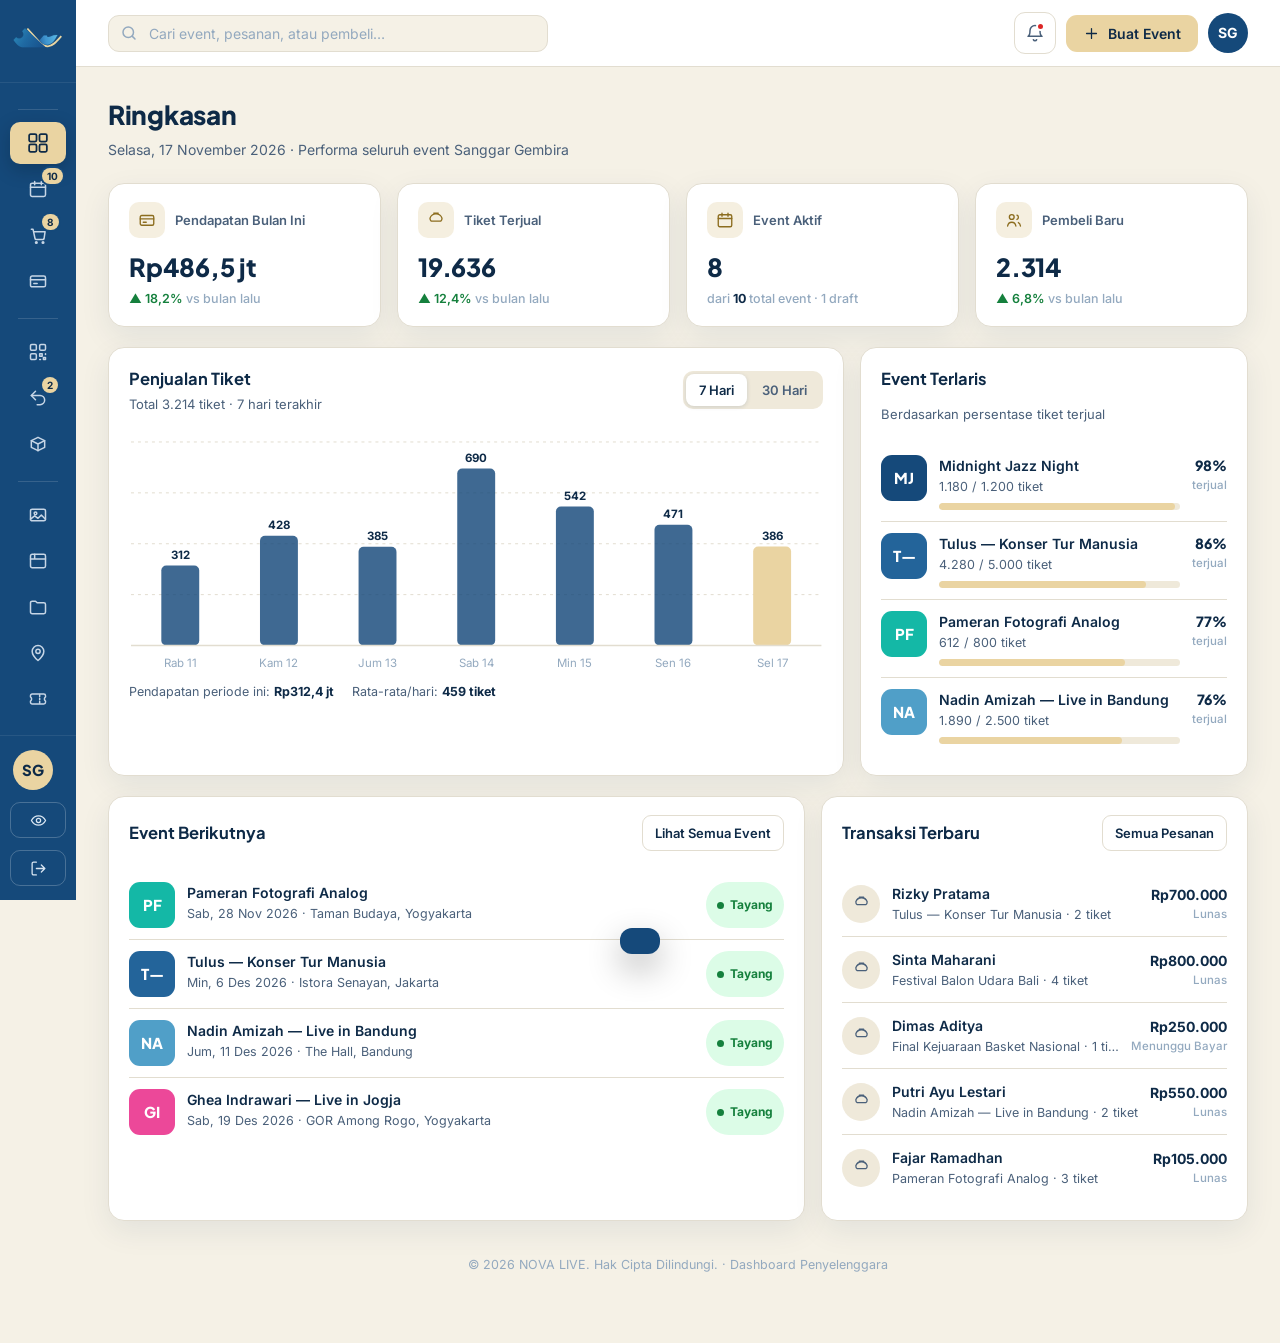
<file: nova-live/NOVA LIVE — Dashboard Admin.html>
<!doctype html>
<html lang="id">
<head>
<meta charset="utf-8" />
<meta name="viewport" content="width=device-width, initial-scale=1, viewport-fit=cover" />
<meta name="color-scheme" content="light" />
<link rel="icon" href="data:," />
<title>NOVA LIVE — Dashboard Admin</title>
<link rel="preconnect" href="https://fonts.googleapis.com" />
<link rel="preconnect" href="https://fonts.gstatic.com" crossorigin />
<link href="https://fonts.googleapis.com/css2?family=Plus+Jakarta+Sans:wght@500;600;700;800&family=Inter:wght@400;500;600;700&display=swap" rel="stylesheet" />
<style>
:root{
  --navy:#15497A; --navy-deep:#0E3254; --navy-soft:#1F6AA3;
  --gold:#EAD4A2; --gold-deep:#D4B475; --gold-dark:#8C6D1F; --gold-soft:#F5EFE0;
  --blue:#23649A; --sky:#509FC8; --sky-soft:#E6F2F8;
  --bg:#F5F1E6; --surface:#FFFFFF; --surface-2:#EFE9DA;
  --ink:#0E2A47; --muted:#4A607A; --faint:#93A9BF;
  --line:#E2DDD0;
  --green:#15803D; --green-bg:#DCFCE7;
  --red:#DC2626; --red-bg:#FEE2E2;
  --amber:#8C6D1F; --amber-bg:#F5EFE0;
  --gray-bg:#EFE9DA; --gray-tx:#52657C;
  --shadow:0 10px 30px rgba(14,50,84,.08);
  --radius:16px;
  color-scheme:light;
}
*{box-sizing:border-box}
html{scroll-behavior:smooth}
html,body{margin:0;padding:0}
body{
  font-family:"Inter",system-ui,sans-serif;
  background:var(--bg); color:var(--ink);
  font-size:15px; line-height:1.55;
  -webkit-font-smoothing:antialiased;
}
h1,h2,h3,.pj{font-family:"Plus Jakarta Sans","Inter",sans-serif}
button,[role="button"],select,summary,input:not([type="checkbox"],[type="radio"]){min-height:2.25rem}
button{font-family:inherit;cursor:pointer}
a{color:var(--blue)}
:focus-visible{outline:2px solid var(--blue);outline-offset:2px;border-radius:6px}
svg.ic{width:20px;height:20px;flex:none;stroke:currentColor;fill:none;stroke-width:1.8;stroke-linecap:round;stroke-linejoin:round}

/* ============ LAYOUT ============ */
.app{display:flex;min-height:100vh}
.sidebar{
  width:264px;flex:none;background:var(--navy);color:#D9E6F2;
  display:flex;flex-direction:column;position:sticky;top:0;height:100vh;z-index:60;
}
.main{flex:1;min-width:0;display:flex;flex-direction:column}
.content{padding:28px 32px 56px;max-width:1240px;width:100%;margin:0 auto}

/* ============ SIDEBAR ============ */
.brand{padding:22px 22px 18px;display:flex;flex-direction:column;align-items:flex-start;gap:10px;border-bottom:1px solid rgba(255,255,255,.08)}
.brand-logo-btn{display:block;width:100%;max-width:218px;padding:0;margin:0;background:none;border:0;cursor:pointer;line-height:0;border-radius:8px}
.brand-logo-btn svg{width:100%;height:auto;display:block;overflow:visible}
.brand-name{font-family:"Plus Jakarta Sans",sans-serif;font-weight:800;font-size:19px;letter-spacing:.02em;color:#fff;line-height:1.1}
.brand-name em{font-style:normal;color:var(--gold)}
.brand-sub{font-size:11.5px;color:#9FB3C8;letter-spacing:.06em;text-transform:uppercase;margin-top:3px}
.nav{padding:16px 14px;display:flex;flex-direction:column;gap:4px;overflow-y:auto;scrollbar-width:none;-ms-overflow-style:none;overscroll-behavior:contain;-webkit-overflow-scrolling:touch}
.nav::-webkit-scrollbar{display:none;width:0;height:0}
.nav-label{font-size:11px;letter-spacing:.1em;text-transform:uppercase;color:#86A3BE;padding:12px 12px 6px}
.nav-item{
  display:flex;align-items:center;gap:12px;padding:11px 12px;border-radius:10px;
  color:#C7D6E6;background:none;border:0;text-align:left;font-size:14.5px;font-weight:500;width:100%;
}
.nav-item:hover{background:var(--navy-soft);color:#fff}
.nav-item.active{background:var(--gold);color:#0E2A47;font-weight:700}
.nav-item.active svg{stroke:#0E2A47}
.nav-badge{margin-left:auto;background:var(--gold);color:#0E2A47;font-size:11px;font-weight:700;border-radius:999px;padding:1px 8px}
.nav-item.active .nav-badge{background:var(--navy);color:#fff}
.side-foot{margin-top:auto;padding:16px;border-top:1px solid rgba(255,255,255,.08)}
.org-card{display:flex;gap:11px;align-items:center}
.avatar{width:40px;height:40px;border-radius:50%;background:var(--gold);color:#0E2A47;font-weight:800;display:flex;align-items:center;justify-content:center;font-family:"Plus Jakarta Sans",sans-serif;flex:none}
.org-name{color:#fff;font-weight:600;font-size:14px;line-height:1.3}
.org-role{font-size:12px;color:#9FB3C8}
.logout{margin-top:12px;width:100%;background:transparent;border:1px solid rgba(255,255,255,.22);color:#D9E6F2;border-radius:10px;display:flex;align-items:center;justify-content:center;gap:8px;font-size:13.5px}
.logout:hover{background:rgba(255,255,255,.08)}

/* ============ SIDEBAR COLLAPSED — ikon saja, melebar HANYA saat diklik (desktop) ============ */
@media (min-width:901px){
  .sidebar{
    position:fixed;left:0;top:0;width:76px;height:100vh;overflow:hidden;cursor:pointer;
    transition:width .3s cubic-bezier(.4,0,.2,1),box-shadow .3s ease;
  }
  .sidebar.sb-open{width:264px;box-shadow:18px 0 38px rgba(7,18,34,.28);cursor:default}
  .main{margin-left:76px}

  /* Brand: logo jadi ikon kecil di tengah, teks muncul saat melebar */
  .brand{align-items:center;padding:20px 12px 16px}
  .sidebar.sb-open .brand{align-items:flex-start;padding:22px 22px 18px}
  .brand-logo-btn{max-width:52px;transition:max-width .3s cubic-bezier(.4,0,.2,1)}
  .sidebar.sb-open .brand-logo-btn{max-width:218px}
  .brand-txt{opacity:0;visibility:hidden;max-height:0;overflow:hidden;white-space:nowrap;transition:opacity .15s ease,visibility .15s,max-height .3s ease}
  .sidebar.sb-open .brand-txt{opacity:1;visibility:visible;max-height:72px;transition:opacity .25s ease .12s,visibility 0s,max-height .3s ease}

  /* Nav: ikon di tengah, label & grup menyesuaikan */
  .nav{padding:14px 10px;overflow-x:hidden;transition:padding .3s ease}
  .sidebar.sb-open .nav{padding:16px 14px}
  .nav-label{flex:none;height:1px;padding:0;margin:12px 8px 8px;background:rgba(255,255,255,.14);font-size:0;letter-spacing:0;overflow:hidden;white-space:nowrap}
  .sidebar.sb-open .nav-label{height:auto;padding:12px 12px 6px;margin:0;background:none;font-size:11px;letter-spacing:.1em;overflow:visible}
  .nav-item{flex:none;position:relative;justify-content:center;gap:0;padding:11px 0;transition:gap .3s ease,padding .3s ease,background .15s ease,color .15s ease}
  .sidebar.sb-open .nav-item{justify-content:flex-start;gap:12px;padding:11px 12px}
  .nav-txt{opacity:0;visibility:hidden;max-width:0;overflow:hidden;white-space:nowrap;transition:opacity .12s ease,visibility .12s,max-width .3s ease}
  .sidebar.sb-open .nav-txt{opacity:1;visibility:visible;max-width:172px;transition:opacity .25s ease .12s,visibility 0s,max-width .3s ease}
  .nav-badge{position:absolute;left:50%;right:auto;top:0;transform:translateX(4px);margin:0;padding:0 5px;font-size:10px;line-height:1.6;box-shadow:0 0 0 2px var(--navy);z-index:2}
  .sidebar.sb-open .nav-badge{position:static;margin-left:auto;padding:1px 8px;font-size:11px;line-height:normal;left:auto;transform:none;box-shadow:none}

  /* Kaki sidebar: avatar saja, teks & label tombol muncul saat melebar */
  .side-foot{padding:14px 10px;transition:padding .3s ease}
  .sidebar.sb-open .side-foot{padding:16px}
  .org-card{justify-content:center}
  .sidebar.sb-open .org-card{justify-content:flex-start}
  .org-txt{opacity:0;visibility:hidden;max-width:0;overflow:hidden;white-space:nowrap;transition:opacity .12s ease,visibility .12s,max-width .3s ease}
  .sidebar.sb-open .org-txt{opacity:1;visibility:visible;max-width:172px;transition:opacity .25s ease .12s,visibility 0s,max-width .3s ease}
  .logout{gap:0;padding-left:4px;padding-right:4px;transition:gap .3s ease}
  .sidebar.sb-open .logout{gap:8px}
  .btn-txt{opacity:0;visibility:hidden;max-width:0;overflow:hidden;white-space:nowrap;transition:opacity .12s ease,visibility .12s,max-width .3s ease}
  .sidebar.sb-open .btn-txt{opacity:1;visibility:visible;max-width:172px;transition:opacity .25s ease .12s,visibility 0s,max-width .3s ease}
}

/* ============ SIDEBAR: highlight cream mengikuti kursor + ikon zoom + gelombang (desktop saja) ============ */
.sb-glow,.nav-glide{display:none}
@media (min-width:901px){
  /* (1) Cahaya cream lembut yang menempel di posisi kursor selama kursor di dalam sidebar */
  .sb-glow{
    display:block;position:absolute;left:0;top:0;width:230px;height:230px;border-radius:50%;
    background:radial-gradient(circle,rgba(234,212,162,.30) 0%,rgba(234,212,162,.12) 42%,rgba(234,212,162,0) 68%);
    pointer-events:none;opacity:0;transition:opacity .35s ease;z-index:0;will-change:transform;
  }
  .sidebar.sb-hover .sb-glow{opacity:1}
  .brand,.nav,.side-foot{position:relative;z-index:1}

  /* (3) Pil cream yang meluncur halus dari ikon ke ikon (transisi melenting = efek gelombang),
     dan (4) menetap di menu aktif / yang diklik */
  .nav{position:relative}
  .nav-glide{
    display:block;position:absolute;left:0;top:0;z-index:0;pointer-events:none;
    background:var(--gold);border-radius:10px;opacity:0;
    box-shadow:0 6px 18px rgba(7,18,34,.25);will-change:transform;
    transition:transform .5s cubic-bezier(.3,1.4,.4,1),width .5s cubic-bezier(.3,1.4,.4,1),height .5s cubic-bezier(.3,1.4,.4,1),opacity .25s ease;
  }
  .nav-item{z-index:1}

  /* (2) Ikon menu yang disentuh kursor / ditutupi highlight membesar seperti men-zoom */
  .nav-item svg.ic{transition:transform .32s cubic-bezier(.34,1.56,.64,1)}
  .nav-item.glide-on{background:transparent;color:#0E2A47}
  .nav-item.glide-on .nav-badge{background:var(--navy);color:#fff}
  .nav-item.glide-on svg.ic{transform:scale(1.18)}
  .nav-item:hover svg.ic{transform:scale(1.3)}

  /* HANYA SATU cream yang boleh tampil: pil .nav-glide. Selama sistem pil aktif
     (JS memberi kelas .glide-live pada nav), menu .active TIDAK mengecat latar
     cream-nya sendiri — jadi tidak pernah ada dua cream sekaligus (cream .active
     di satu menu + pil tertinggal di menu lain), baik collapsed, expanded,
     maupun saat berpindah menu. Menu aktif tetap tebal tulisannya; teks/ikonnya
     terang di atas navy selama pil tidak menutupinya, dan gelap saat pil di atasnya. */
  .nav.glide-live .nav-item.active{background:transparent;color:#C7D6E6}
  .nav.glide-live .nav-item.active svg{stroke:currentColor}
  .nav.glide-live .nav-item.active .nav-badge{background:var(--gold);color:#0E2A47}
  .nav.glide-live .nav-item.active.glide-on{color:#0E2A47}
  .nav.glide-live .nav-item.active.glide-on .nav-badge{background:var(--navy);color:#fff}
}

/* ============ TOPBAR ============ */
.topbar{
  position:sticky;top:0;z-index:50;background:var(--surface);border-bottom:1px solid var(--line);
  display:flex;align-items:center;gap:14px;padding:12px 32px;
}
.menu-btn{display:none;background:var(--surface-2);border:1px solid var(--line);border-radius:10px;width:42px;height:42px;align-items:center;justify-content:center;color:var(--ink)}
.searchbox{flex:1;max-width:440px;position:relative}
.searchbox svg{position:absolute;left:12px;top:50%;transform:translateY(-50%);width:18px;height:18px;color:var(--faint)}
.searchbox input{
  width:100%;border:1px solid var(--line);background:var(--bg);border-radius:11px;
  padding:9px 14px 9px 40px;font-size:14px;color:var(--ink);font-family:inherit;
}
.searchbox input::placeholder{color:var(--faint)}
.top-actions{margin-left:auto;display:flex;align-items:center;gap:10px}
.btn{
  display:inline-flex;align-items:center;gap:8px;border-radius:11px;border:1px solid transparent;
  padding:9px 16px;font-size:14px;font-weight:600;background:var(--surface-2);color:var(--ink);
}
.btn-gold{background:var(--gold);color:#0E2A47}
.btn-gold:hover{background:var(--gold-dark);color:#fff}
.btn-navy{background:var(--navy);color:#fff}
.btn-ghost{background:transparent;border-color:var(--line)}
.btn-sm{padding:6px 12px;font-size:13px;border-radius:9px}
.icon-btn{position:relative;width:42px;height:42px;border-radius:11px;border:1px solid var(--line);background:var(--surface);color:var(--muted);display:flex;align-items:center;justify-content:center}
.icon-btn:hover{color:var(--ink)}
.dot{position:absolute;top:9px;right:10px;width:9px;height:9px;border-radius:50%;background:var(--red);border:2px solid var(--surface)}
.top-avatar{width:40px;height:40px;border-radius:50%;background:var(--navy);color:#fff;font-weight:700;display:flex;align-items:center;justify-content:center;font-size:14px}

/* ============ VIEWS ============ */
.view{display:none}
.view.active{display:block}
.page-head{display:flex;flex-wrap:wrap;align-items:flex-end;gap:14px;margin-bottom:22px}
.page-head h1{font-size:26px;margin:0;font-weight:800;letter-spacing:-.01em}
.page-head p{margin:4px 0 0;color:var(--muted);font-size:14px}
.page-head .spacer{flex:1}

/* KPI */
.kpis{display:grid;grid-template-columns:repeat(4,1fr);gap:16px;margin-bottom:20px}
.kpi{background:var(--surface);border:1px solid var(--line);border-radius:var(--radius);padding:18px 20px;box-shadow:var(--shadow)}
.kpi-top{display:flex;align-items:center;gap:10px;color:var(--muted);font-size:13px;font-weight:600}
.kpi-ic{width:36px;height:36px;border-radius:10px;display:flex;align-items:center;justify-content:center;background:var(--gold-soft);color:var(--gold-dark)}
.kpi-val{font-family:"Plus Jakarta Sans",sans-serif;font-size:25px;font-weight:800;margin:10px 0 2px;letter-spacing:-.01em}
.kpi-delta{font-size:12.5px;font-weight:600}
.up{color:var(--green)} .down{color:var(--red)}
.kpi-delta span{color:var(--faint);font-weight:500}

/* Cards & grid */
.grid-2{display:grid;grid-template-columns:1.9fr 1fr;gap:16px;margin-bottom:20px}
.card{background:var(--surface);border:1px solid var(--line);border-radius:var(--radius);box-shadow:var(--shadow)}
.card-head{display:flex;align-items:center;gap:10px;padding:18px 20px 6px;flex-wrap:wrap}
.card-head h2{font-size:16.5px;margin:0;font-weight:700}
.card-head p{margin:2px 0 0;color:var(--muted);font-size:13px;width:100%}
.card-body{padding:14px 20px 20px}
.seg{display:inline-flex;background:var(--surface-2);border-radius:10px;padding:3px;gap:2px;margin-left:auto}
.seg button{border:0;background:transparent;padding:5px 13px;border-radius:8px;font-size:13px;font-weight:600;color:var(--muted);min-height:2rem}
.seg button.on{background:var(--surface);color:var(--ink);box-shadow:0 1px 4px rgba(14,50,84,.15)}
.chart-wrap{padding:6px 8px 0}
.chart-legend{display:flex;gap:18px;padding:0 20px 14px;font-size:12.5px;color:var(--muted)}
.chart-legend b{color:var(--ink)}

/* Terlaris */
.best-row{display:flex;gap:12px;padding:11px 0;border-bottom:1px solid var(--line)}
.best-row:last-child{border-bottom:0}
.best-thumb{width:46px;height:46px;border-radius:11px;flex:none;display:flex;align-items:center;justify-content:center;color:#fff;font-family:"Plus Jakarta Sans",sans-serif;font-weight:800;font-size:15px}
.best-info{flex:1;min-width:0}
.best-name{font-weight:600;font-size:14px;white-space:nowrap;overflow:hidden;text-overflow:ellipsis}
.best-meta{font-size:12.5px;color:var(--muted)}
.progress{height:7px;border-radius:99px;background:var(--surface-2);margin-top:7px;overflow:hidden}
.progress i{display:block;height:100%;border-radius:99px;background:var(--gold)}
.best-pct{font-family:"Plus Jakarta Sans",sans-serif;font-weight:800;font-size:14px;color:var(--ink);text-align:right}
.best-pct small{display:block;font-family:"Inter",sans-serif;font-weight:500;font-size:11.5px;color:var(--faint)}

/* Tables */
.table-card{background:var(--surface);border:1px solid var(--line);border-radius:var(--radius);box-shadow:var(--shadow);overflow:hidden}
.table-tools{display:flex;flex-wrap:wrap;gap:10px;align-items:center;padding:16px 20px;border-bottom:1px solid var(--line)}
.table-tools h2{font-size:16.5px;margin:0;font-weight:700}
.chips{display:flex;gap:8px;flex-wrap:wrap}
.chip{border:1px solid var(--line);background:var(--surface);color:var(--muted);border-radius:999px;padding:6px 14px;font-size:13px;font-weight:600;min-height:2.25rem}
.chip:hover{color:var(--ink)}
.chip.on{background:var(--navy);border-color:var(--navy);color:#fff}
.mini-search{position:relative;margin-left:auto}
.mini-search input{border:1px solid var(--line);background:var(--bg);border-radius:10px;padding:8px 12px 8px 36px;font-size:13.5px;color:var(--ink);font-family:inherit;width:230px}
.mini-search svg{position:absolute;left:11px;top:50%;transform:translateY(-50%);width:16px;height:16px;color:var(--faint)}
.tbl-scroll{overflow-x:auto}
table{width:100%;border-collapse:collapse;min-width:760px}
th{ text-align:left;font-size:11.5px;letter-spacing:.07em;text-transform:uppercase;color:var(--faint);font-weight:700;padding:12px 16px;border-bottom:1px solid var(--line);background:var(--surface-2)}
td{padding:14px 16px;border-bottom:1px solid var(--line);font-size:14px;vertical-align:middle}
tr:last-child td{border-bottom:0}
tbody tr:hover{background:var(--surface-2)}
.ev-cell{display:flex;gap:12px;align-items:center;min-width:210px}
.ev-thumb{width:44px;height:44px;border-radius:10px;flex:none;color:#fff;display:flex;align-items:center;justify-content:center;font-family:"Plus Jakarta Sans",sans-serif;font-weight:800;font-size:14px}
.ev-name{font-weight:600;line-height:1.35}
.ev-sub{font-size:12.5px;color:var(--muted)}
.badge{display:inline-flex;align-items:center;gap:6px;font-size:12px;font-weight:700;border-radius:999px;padding:3px 11px;white-space:nowrap}
.badge::before{content:"";width:7px;height:7px;border-radius:50%;background:currentColor}
.b-live{background:var(--green-bg);color:var(--green)}
.b-draft{background:var(--gray-bg);color:var(--gray-tx)}
.b-done{background:var(--surface-2);color:var(--muted)}
.b-wait{background:var(--amber-bg);color:var(--amber)}
.b-refund{background:var(--red-bg);color:var(--red)}
.mini-progress{width:110px}
.mini-progress .progress{margin:5px 0 0}
.mini-progress small{color:var(--muted);font-size:12px}
.row-actions{display:flex;gap:6px}
.mini-btn{border:1px solid var(--line);background:var(--surface);color:var(--muted);border-radius:9px;padding:5px 11px;font-size:12.5px;font-weight:600;min-height:2.1rem}
.mini-btn:hover{color:var(--ink);border-color:var(--faint)}
.mini-btn.warn:hover{color:var(--amber);border-color:var(--amber)}
.empty-row td{text-align:center;color:var(--muted);padding:34px 16px}

/* Activity / transactions mini list */
.tx-row{display:flex;align-items:center;gap:12px;padding:12px 0;border-bottom:1px solid var(--line)}
.tx-row:last-child{border-bottom:0}
.tx-ic{width:38px;height:38px;border-radius:50%;background:var(--surface-2);display:flex;align-items:center;justify-content:center;color:var(--muted);flex:none}
.tx-main{flex:1;min-width:0}
.tx-name{font-weight:600;font-size:14px}
.tx-sub{font-size:12.5px;color:var(--muted);white-space:nowrap;overflow:hidden;text-overflow:ellipsis}
.tx-amt{font-weight:700;font-size:14px;text-align:right}
.tx-amt small{display:block;font-weight:500;color:var(--faint);font-size:11.5px}

/* Keuangan */
.fin-grid{display:grid;grid-template-columns:repeat(3,1fr);gap:16px;margin-bottom:20px}
.saldo-card{background:var(--navy);color:#fff;border-radius:var(--radius);padding:22px;box-shadow:var(--shadow)}
.saldo-card .lbl{color:#9FB3C8;font-size:13px;font-weight:600}
.saldo-card .val{font-family:"Plus Jakarta Sans",sans-serif;font-size:29px;font-weight:800;margin:8px 0 4px}
.saldo-card .sub{color:#9FB3C8;font-size:12.5px;margin-bottom:16px}

/* Promo */
.promo-row{display:flex;align-items:center;gap:14px;padding:15px 0;border-bottom:1px solid var(--line);flex-wrap:wrap}
.promo-row:last-child{border-bottom:0}
.promo-code{font-family:"Plus Jakarta Sans",sans-serif;font-weight:800;letter-spacing:.05em;background:var(--gold-soft);color:var(--gold-dark);border:1.5px dashed var(--gold-deep);border-radius:10px;padding:7px 14px;font-size:14px}
.promo-info{flex:1;min-width:180px}
.promo-info b{font-size:14.5px}
.promo-info p{margin:2px 0 0;color:var(--muted);font-size:12.5px}

/* Settings form */
.form-grid{display:grid;grid-template-columns:1fr 1fr;gap:16px}
.field label{display:block;font-size:13px;font-weight:600;margin-bottom:6px}
.field input,.field select,.field textarea{
  width:100%;border:1px solid var(--line);background:var(--bg);border-radius:11px;
  padding:10px 13px;font-size:14px;color:var(--ink);font-family:inherit;
}
.field.full{grid-column:1/-1}
.switch-row{display:flex;align-items:center;gap:12px;padding:13px 0;border-bottom:1px solid var(--line)}
.switch-row:last-child{border-bottom:0}
.switch-row .txt{flex:1}
.switch-row b{font-size:14.5px;display:block}
.switch-row span{font-size:12.5px;color:var(--muted)}
.switch{position:relative;width:46px;height:26px;flex:none}
.switch input{position:absolute;opacity:0;width:100%;height:100%;cursor:pointer;margin:0}
.switch .tr{position:absolute;inset:0;background:var(--surface-2);border:1px solid var(--line);border-radius:99px;transition:.2s;pointer-events:none}
.switch .tr::after{content:"";position:absolute;top:2px;left:2px;width:20px;height:20px;border-radius:50%;background:var(--faint);transition:.2s}
.switch input:checked + .tr{background:var(--gold);border-color:var(--gold)}
.switch input:checked + .tr::after{left:22px;background:#0E2A47}

/* Modal */
.modal-back{position:fixed;inset:0;background:rgba(7,18,34,.55);backdrop-filter:blur(3px);z-index:100;display:none;align-items:flex-end;justify-content:center;padding:0}
.modal-back.open{display:flex}
.modal{background:var(--surface);width:100%;max-width:560px;max-height:92vh;overflow-y:auto;border-radius:20px 20px 0 0;padding:26px 26px 30px;animation:up .25s ease}
@keyframes up{from{transform:translateY(24px);opacity:.4}to{transform:none;opacity:1}}
@media(min-width:640px){.modal-back{align-items:center;padding:20px}.modal{border-radius:20px}}
.modal h2{margin:0 0 4px;font-size:20px;font-weight:800}
.modal .sub{color:var(--muted);font-size:13.5px;margin:0 0 20px}
.modal-x{float:right;background:var(--surface-2);border:0;width:38px;height:38px;border-radius:10px;font-size:18px;color:var(--muted)}
.detail-list{display:grid;grid-template-columns:auto 1fr;gap:9px 18px;font-size:14px;margin-bottom:18px}
.detail-list dt{color:var(--muted)}
.detail-list dd{margin:0;font-weight:600;text-align:right}
.detail-total{border-top:1px dashed var(--line);padding-top:14px;display:flex;justify-content:space-between;font-family:"Plus Jakarta Sans",sans-serif;font-weight:800;font-size:17px}

/* Toast */
.toast{
  position:fixed;left:50%;bottom:26px;transform:translate(-50%,80px);z-index:200;
  background:var(--navy);color:#fff;padding:13px 20px;border-radius:12px;font-size:14px;font-weight:600;
  box-shadow:0 14px 34px rgba(0,0,0,.3);transition:transform .3s ease;display:flex;gap:9px;align-items:center;max-width:92vw;
}
.toast.show{transform:translate(-50%,0)}
.toast .ok{color:var(--gold)}

/* Notif dropdown */
.notif-wrap{position:relative}
.notif-panel{
  position:absolute;right:0;top:52px;width:330px;max-width:88vw;background:var(--surface);
  border:1px solid var(--line);border-radius:14px;box-shadow:var(--shadow);padding:8px;display:none;z-index:80;
}
.notif-panel.open{display:block}
.notif-panel h3{font-size:14px;margin:8px 10px 6px}
.notif-item{display:flex;gap:11px;padding:10px;border-radius:10px}
.notif-item:hover{background:var(--surface-2)}
.notif-item p{margin:0;font-size:13px;line-height:1.45}
.notif-item small{color:var(--faint);font-size:11.5px}
.notif-ic{width:34px;height:34px;border-radius:9px;background:var(--gold-soft);color:var(--gold-dark);display:flex;align-items:center;justify-content:center;flex:none}

.scrim{position:fixed;inset:0;background:rgba(7,18,34,.5);z-index:55;display:none}
.scrim.show{display:block}

.foot-note{color:var(--faint);font-size:12.5px;text-align:center;margin-top:34px}

/* ============ FITUR TAMBAHAN ============ */
.b-sky{background:var(--sky-soft);color:var(--blue)}
.note-demo{font-size:12.5px;color:var(--amber);background:var(--gold-soft);border:1px dashed var(--gold-deep);border-radius:10px;padding:9px 13px;margin-bottom:18px}
.stat-grid{display:grid;grid-template-columns:repeat(3,1fr);gap:16px;margin-bottom:20px}
@media(max-width:760px){.stat-grid{grid-template-columns:1fr}}
.stat-box{background:var(--surface-2);border-radius:12px;padding:14px 16px;text-align:center}
.stat-box b{font-family:"Plus Jakarta Sans",sans-serif;font-size:23px;display:block}
.stat-box span{font-size:12px;color:var(--muted);font-weight:600}
.scan-row{display:flex;gap:10px;flex-wrap:wrap;margin-top:14px}
.scan-row input{flex:1;min-width:180px;border:1px solid var(--line);background:var(--bg);border-radius:11px;padding:10px 14px;font-size:15px;color:var(--ink);font-family:inherit;letter-spacing:.03em;text-transform:uppercase}
.res-box{border-radius:12px;padding:16px 18px;margin-top:16px;display:none}
.res-box.show{display:block}
.res-box b{font-family:"Plus Jakarta Sans",sans-serif;font-size:19px;display:block;letter-spacing:.01em}
.res-box p{margin:4px 0 0;font-size:13.5px;color:var(--ink)}
.res-valid{background:var(--green-bg);color:var(--green)}
.res-used{background:var(--amber-bg);color:var(--amber)}
.res-invalid{background:var(--red-bg);color:var(--red)}
.cat-grid{display:grid;grid-template-columns:repeat(auto-fill,minmax(235px,1fr));gap:16px}
.cat-card{background:var(--surface);border:1px solid var(--line);border-radius:var(--radius);box-shadow:var(--shadow);overflow:hidden;display:flex;flex-direction:column}
.cat-media{height:104px;display:flex;align-items:center;justify-content:center;color:#fff;position:relative;flex:none}
.cat-media img{position:absolute;inset:0;width:100%;height:100%;object-fit:cover}
.cat-media svg.ic{width:38px;height:38px;position:relative}
.cat-media .lm{position:relative;font-family:"Plus Jakarta Sans",sans-serif;font-weight:800;font-size:14px;text-align:center;padding:0 12px;text-shadow:0 1px 6px rgba(0,0,0,.35)}
.cat-body{padding:14px 16px 16px;display:flex;flex-direction:column;flex:1}
.cat-body h3{margin:0 0 3px;font-size:15.5px}
.cat-body p{margin:0;color:var(--muted);font-size:12.5px}
.card-actions{display:flex;gap:8px;flex-wrap:wrap;margin-top:auto;padding-top:12px}
input[type="color"].color-inp{width:54px;height:42px;padding:3px;cursor:pointer;background:var(--bg)}
input[type="file"].file-inp{padding:8px 10px;font-size:13px}
.img-prev{margin-top:8px;border-radius:10px;overflow:hidden;border:1px solid var(--line);display:none}
.img-prev img{width:100%;height:110px;object-fit:cover;display:block}
.slide-prev{border-radius:12px;padding:20px 22px;color:#fff;position:relative;overflow:hidden;min-height:118px;display:flex;flex-direction:column;justify-content:center;background-size:cover;background-position:center}
.slide-prev::after{content:"";position:absolute;inset:0;background:linear-gradient(90deg,rgba(7,18,34,.45),transparent 70%)}
.slide-prev h3{margin:0 0 4px;font-size:20px;position:relative;z-index:1}
.slide-prev p{margin:0 0 12px;font-size:13.5px;color:#D9E6F2;position:relative;z-index:1}
.slide-prev .pv-cta{position:relative;z-index:1;align-self:flex-start;background:var(--gold);color:#0E2A47;font-weight:700;font-size:13px;border-radius:9px;padding:7px 14px}
.ord-row{display:flex;align-items:center;gap:12px;padding:11px 12px;border:1px solid var(--line);border-radius:12px;margin-bottom:9px;background:var(--surface);flex-wrap:wrap}
.ord-row[draggable="true"]{cursor:grab}
.ord-row.drag-over{border-color:var(--gold-deep);box-shadow:0 0 0 2px var(--gold)}
.ord-row .pos{font-family:"Plus Jakarta Sans",sans-serif;font-weight:800;color:var(--faint);width:22px;text-align:center;flex:none}
.ord-btns{display:flex;gap:5px;margin-left:auto}
.spot-box{background:var(--navy);color:#fff;border-radius:var(--radius);padding:20px 22px;box-shadow:var(--shadow)}
.spot-box h2{margin:0 0 4px;font-size:17px;color:#fff}
.spot-box p{margin:0;color:#9FB3C8;font-size:13px}
.spot-count{font-family:"Plus Jakarta Sans",sans-serif;font-size:26px;font-weight:800;color:var(--gold);margin-top:8px}
.spot-badge{background:var(--gold);color:#0E2A47;font-size:11px;font-weight:800;border-radius:999px;padding:2px 9px;letter-spacing:.04em}
.eticket{display:flex;border-radius:16px;overflow:hidden;box-shadow:var(--shadow);max-width:640px;margin:0 auto}
.et-main{flex:1;padding:22px;color:#fff;position:relative}
.et-main .et-logo{font-family:"Plus Jakarta Sans",sans-serif;font-weight:800;letter-spacing:.05em;font-size:14px}
.et-main h3{margin:12px 0 4px;font-size:21px;line-height:1.25}
.et-main p{margin:0;font-size:13px;color:#D9E6F2}
.et-meta{display:grid;grid-template-columns:1fr 1fr;gap:10px 16px;margin-top:16px;font-size:13px}
.et-meta small{display:block;color:#9FB3C8;font-size:11px;text-transform:uppercase;letter-spacing:.06em}
.et-note{margin-top:16px;font-size:12px;color:#D9E6F2;border-top:1px dashed rgba(255,255,255,.3);padding-top:10px}
.et-stub{width:158px;flex:none;background:var(--surface);border-left:2px dashed var(--line);padding:18px 14px;text-align:center;display:flex;flex-direction:column;align-items:center;gap:8px}
.et-stub .code{font-family:"Plus Jakarta Sans",sans-serif;font-weight:800;font-size:13px;letter-spacing:.05em}
.et-stub small{color:var(--muted);font-size:11.5px}
@media(max-width:560px){.eticket{flex-direction:column}.et-stub{width:100%;border-left:0;border-top:2px dashed var(--line)}}
.hbar-row{display:grid;grid-template-columns:110px 1fr 64px;gap:10px;align-items:center;padding:8px 0;border-bottom:1px solid var(--line);font-size:13.5px}
.hbar-row:last-child{border-bottom:0}
.hbar-track{height:12px;background:var(--surface-2);border-radius:99px;overflow:hidden}
.hbar-fill{height:100%;border-radius:99px;background:var(--navy)}
.hbar-row b{text-align:right;font-family:"Plus Jakarta Sans",sans-serif}
.kw-row{display:flex;align-items:center;gap:12px;padding:11px 0;border-bottom:1px solid var(--line)}
.kw-row:last-child{border-bottom:0}
.kw-rank{font-family:"Plus Jakarta Sans",sans-serif;font-weight:800;color:var(--faint);width:24px;text-align:center;flex:none}
.log-row{display:flex;gap:12px;padding:12px 0;border-bottom:1px solid var(--line);align-items:flex-start}
.log-row:last-child{border-bottom:0}
.log-row p{margin:0;font-size:14px}
.log-row small{color:var(--faint);font-size:12px}
.pv{background:#F5F1E6;border-radius:14px;overflow:hidden;border:1px solid var(--line)}
.pv-nav{background:var(--navy-deep);color:#fff;padding:12px 18px;display:flex;align-items:center;gap:14px;flex-wrap:wrap}
.pv-nav b{font-family:"Plus Jakarta Sans",sans-serif;letter-spacing:.02em}
.pv-nav b em{font-style:normal;color:var(--gold)}
.pv-nav span{font-size:12px;color:#9FB3C8}
.pv-sec{padding:16px 18px 4px}
.pv-sec h4{margin:0 0 10px;font-size:14px;font-family:"Plus Jakarta Sans",sans-serif;color:#0E2A47}
.pv-chips{display:flex;gap:7px;flex-wrap:wrap}
.pv-chip{background:#fff;border:1px solid #E2DDD0;color:#0E2A47;border-radius:999px;padding:5px 12px;font-size:12px;font-weight:600}
.pv-cards{display:grid;grid-template-columns:repeat(auto-fill,minmax(150px,1fr));gap:10px}
.pv-card{background:#fff;border:1px solid #E2DDD0;border-radius:12px;overflow:hidden}
.pv-card .ph{height:64px;display:flex;align-items:center;justify-content:center;color:#fff;font-family:"Plus Jakarta Sans",sans-serif;font-weight:800;position:relative}
.pv-card .pb{padding:9px 11px}
.pv-card .pb b{font-size:12.5px;display:block;line-height:1.35;color:#0E2A47}
.pv-card .pb span{font-size:11.5px;color:#4A607A}
.pv-pop{display:flex;justify-content:space-between;gap:10px;background:#fff;border:1px solid #E2DDD0;border-radius:10px;padding:9px 12px;margin-bottom:8px;font-size:13px;color:#0E2A47}
.pv-city{display:flex;gap:8px;flex-wrap:wrap}
.stock-warn{color:var(--red);font-weight:700;font-size:12px}
.stock-edit{display:flex;gap:6px;align-items:center}
.stock-edit input{width:96px;border:1px solid var(--line);background:var(--bg);border-radius:9px;padding:6px 9px;font-size:13px;color:var(--ink);font-family:inherit}

/* ============ RESPONSIVE ============ */
@media(max-width:1100px){
  .kpis{grid-template-columns:repeat(2,1fr)}
  .grid-2{grid-template-columns:1fr}
  .fin-grid{grid-template-columns:1fr}
}
@media(max-width:900px){
  /* Sidebar berubah jadi tab bar bawah — semua menu tetap terlihat & bisa diklik */
  .sidebar{
    position:fixed;left:0;right:0;bottom:0;top:auto;width:100%;height:auto;
    transform:none;visibility:visible;flex-direction:row;z-index:70;
    box-shadow:0 -6px 24px rgba(7,18,34,.25);
  }
  .brand,.side-foot,.nav-label{display:none}
  .nav{flex-direction:row;flex-wrap:wrap;width:100%;padding:8px 6px calc(8px + env(safe-area-inset-bottom));gap:2px;justify-content:flex-start;overflow:visible}
  .nav-item{position:relative;flex:1 1 15%;min-width:54px;flex-direction:column;align-items:center;justify-content:center;text-align:center;gap:4px;font-size:10px;line-height:1.15;padding:7px 2px;border-radius:10px;min-height:3.2rem}
  .nav-item svg.ic{width:21px;height:21px}
  .nav-badge{position:absolute;top:2px;left:50%;transform:translateX(9px);margin:0;padding:0 5px;font-size:10px;line-height:1.5}
  .menu-btn{display:none}
  .topbar{padding:12px 16px}
  .content{padding:20px 16px 248px}
  .searchbox{display:none}
  .btn-create span{display:none}
  .btn-create{padding:9px 12px}
}
@media(max-width:560px){
  .kpis{grid-template-columns:1fr 1fr;gap:10px}
  .kpi{padding:14px}
  .kpi-val{font-size:20px}
  .form-grid{grid-template-columns:1fr}
  .mini-search{margin-left:0;width:100%}
  .mini-search input{width:100%}
  .page-head h1{font-size:22px}
}
@media (prefers-reduced-motion:reduce){
  *{animation:none!important;transition:none!important}
  html{scroll-behavior:auto}
}
</style>
</head>
<body>
<div class="app">

  <!-- ================= SIDEBAR ================= -->
  <div class="scrim" id="scrim"></div>
  <aside class="sidebar" id="sidebar" aria-label="Navigasi dashboard">
    <span class="sb-glow" aria-hidden="true"></span>
    <div class="brand">
      <button type="button" class="brand-logo-btn" id="ticketLogoBtn" aria-label="Putar ulang animasi logo NOVA LIVE" title="Klik untuk memutar ulang animasi logo">
      <svg id="ticketLogo" viewBox="0 30 1300 540" xmlns="http://www.w3.org/2000/svg" role="img" aria-label="Logo tiket NOVALIVE">
        <defs>
          <linearGradient id="nv-dark" x1="60" y1="70" x2="780" y2="540" gradientUnits="userSpaceOnUse">
            <stop offset="0" stop-color="#2E8CB9"/>
            <stop offset="0.45" stop-color="#1F6AA3"/>
            <stop offset="1" stop-color="#17508A"/>
          </linearGradient>
          <linearGradient id="nv-light" x1="690" y1="400" x2="1170" y2="300" gradientUnits="userSpaceOnUse">
            <stop offset="0" stop-color="#2A72B0"/>
            <stop offset="0.35" stop-color="#3F95CF"/>
            <stop offset="1" stop-color="#58B5E1"/>
          </linearGradient>
          <linearGradient id="nv-shine" x1="0" y1="0" x2="1" y2="0">
            <stop offset="0" stop-color="#fff" stop-opacity="0"/>
            <stop offset="0.5" stop-color="#fff" stop-opacity="0.55"/>
            <stop offset="1" stop-color="#fff" stop-opacity="0"/>
          </linearGradient>
          <path id="nv-dark-shape" d="M 42 352 L 105 285 A 106 106 0 0 0 258 135 L 325 62 L 840 535 L 300 535 C 176 536 96 438 42 352 Z"/>
          <path id="nv-light-shape" d="M 678 365 L 798 248 L 885 248 C 888 285 905 292 925 292 C 990 292 1030 262 1075 248 L 1183 248 C 1130 330 1060 480 900 492 C 800 495 720 430 678 365 Z"/>
          <clipPath id="nv-clip">
            <use href="#nv-dark-shape"/>
            <use href="#nv-light-shape"/>
          </clipPath>
        </defs>

        <g data-part="root">
          <path data-part="ribbon" d="M 385 68 L 665 382 C 735 466 803 514 897 512 C 1022 510 1120 384 1230 258"
                fill="none" stroke="#E8D5A1" stroke-width="44" pathLength="1" stroke-dasharray="1" stroke-dashoffset="1"/>

          <g data-part="dark" opacity="0">
            <use href="#nv-dark-shape" fill="url(#nv-dark)" stroke="url(#nv-dark)" stroke-width="5" stroke-linejoin="round"/>
            <g fill="#FAFAFC">
              <g data-part="dot" data-cx="395" data-cy="255"><circle r="28"/></g>
              <g data-part="dot" data-cx="312" data-cy="340"><circle r="28"/></g>
              <g data-part="dot" data-cx="228" data-cy="424"><circle r="28"/></g>
            </g>
          </g>

          <g data-part="light" opacity="0">
            <use href="#nv-light-shape" fill="url(#nv-light)" stroke="url(#nv-light)" stroke-width="4" stroke-linejoin="round"/>
            <g fill="#FAFAFC">
              <g data-part="oval" data-cx="773" data-cy="355"><ellipse rx="27" ry="16" transform="rotate(-8)"/></g>
              <g data-part="oval" data-cx="875" data-cy="359"><ellipse rx="29" ry="16" transform="rotate(-8)"/></g>
              <g data-part="oval" data-cx="975" data-cy="362"><ellipse rx="27" ry="16" transform="rotate(-8)"/></g>
            </g>
          </g>

          <g clip-path="url(#nv-clip)">
            <rect data-part="shine" x="-120" y="-120" width="240" height="900" fill="url(#nv-shine)" opacity="0"/>
          </g>
        </g>
      </svg>
      </button>
      <div class="brand-txt">
        <div class="brand-name">NOVA <em>LIVE</em></div>
        <div class="brand-sub">Dashboard Penyelenggara</div>
      </div>
    </div>

    <nav class="nav" id="mainNav">
      <span class="nav-glide" aria-hidden="true"></span>
      <div class="nav-label">Menu Utama</div>
      <button class="nav-item active" data-view="ringkasan">
        <svg class="ic" viewBox="0 0 24 24"><rect x="3" y="3" width="7.5" height="7.5" rx="1.5"/><rect x="13.5" y="3" width="7.5" height="7.5" rx="1.5"/><rect x="3" y="13.5" width="7.5" height="7.5" rx="1.5"/><rect x="13.5" y="13.5" width="7.5" height="7.5" rx="1.5"/></svg>
        Ringkasan
      </button>
      <button class="nav-item" data-view="event">
        <svg class="ic" viewBox="0 0 24 24"><rect x="3" y="5" width="18" height="16" rx="2"/><path d="M3 10h18M8 3v4M16 3v4"/></svg>
        Event Saya
        <span class="nav-badge" id="navEventCount">10</span>
      </button>
      <button class="nav-item" data-view="pesanan">
        <svg class="ic" viewBox="0 0 24 24"><path d="M4 5h2l2.4 11.2a1.5 1.5 0 0 0 1.5 1.2h7.9a1.5 1.5 0 0 0 1.5-1.2L20.5 8H7"/><circle cx="10" cy="21" r="1"/><circle cx="18" cy="21" r="1"/></svg>
        Pesanan
        <span class="nav-badge" id="navOrderCount">8</span>
      </button>
      <button class="nav-item" data-view="keuangan">
        <svg class="ic" viewBox="0 0 24 24"><rect x="3" y="6" width="18" height="13" rx="2"/><path d="M3 10.5h18M7 15h4"/></svg>
        Keuangan
      </button>
      <div class="nav-label">Operasional</div>
      <button class="nav-item" data-view="checkin">
        <svg class="ic" viewBox="0 0 24 24"><rect x="3" y="3" width="7" height="7" rx="1.5"/><rect x="14" y="3" width="7" height="7" rx="1.5"/><rect x="3" y="14" width="7" height="7" rx="1.5"/><path d="M14 14h3v3h-3zM21 14v1M14 21h1M18.5 18.5H21V21h-2.5z"/></svg>
        Check-in
      </button>
      <button class="nav-item" data-view="refund">
        <svg class="ic" viewBox="0 0 24 24"><path d="M9 14L4 9l5-5"/><path d="M4 9h10.5a5.5 5.5 0 0 1 0 11H11"/></svg>
        Refund
        <span class="nav-badge" id="navRefundCount">2</span>
      </button>
      <button class="nav-item" data-view="stok">
        <svg class="ic" viewBox="0 0 24 24"><path d="M4 8l8-4 8 4v8l-8 4-8-4z"/><path d="M4 8l8 4 8-4M12 12v8"/></svg>
        Stok Tiket
      </button>
      <div class="nav-label">Homepage</div>
      <button class="nav-item" data-view="banner">
        <svg class="ic" viewBox="0 0 24 24"><rect x="3" y="5" width="18" height="14" rx="2"/><circle cx="9" cy="10" r="1.6"/><path d="M3 17l5-4 4 3 4-4 5 5"/></svg>
        Banner
      </button>
      <button class="nav-item" data-view="tampilan">
        <svg class="ic" viewBox="0 0 24 24"><rect x="3" y="4" width="18" height="16" rx="2"/><path d="M3 9.5h18M8 4v5.5"/></svg>
        Tampilan Homepage
      </button>
      <button class="nav-item" data-view="kategori">
        <svg class="ic" viewBox="0 0 24 24"><path d="M3 7a2 2 0 0 1 2-2h4l2 2h8a2 2 0 0 1 2 2v9a2 2 0 0 1-2 2H5a2 2 0 0 1-2-2z"/></svg>
        Kategori
      </button>
      <button class="nav-item" data-view="kota">
        <svg class="ic" viewBox="0 0 24 24"><path d="M12 21s-7-5.6-7-11a7 7 0 0 1 14 0c0 5.4-7 11-7 11z"/><circle cx="12" cy="10" r="2.6"/></svg>
        Kota
      </button>
      <button class="nav-item" data-view="etiket">
        <svg class="ic" viewBox="0 0 24 24"><path d="M3 8a2 2 0 0 1 2-2h14a2 2 0 0 1 2 2v1.5a3 3 0 0 0 0 5V16a2 2 0 0 1-2 2H5a2 2 0 0 1-2-2v-1.5a3 3 0 0 0 0-5z"/><path d="M14 7v2M14 11v2M14 15v2"/></svg>
        E-Tiket
      </button>
      <div class="nav-label">Komunikasi &amp; Laporan</div>
      <button class="nav-item" data-view="notifikasi">
        <svg class="ic" viewBox="0 0 24 24"><path d="M22 2L11 13"/><path d="M22 2l-7 20-4-9-9-4z"/></svg>
        Notifikasi
      </button>
      <button class="nav-item" data-view="analitik">
        <svg class="ic" viewBox="0 0 24 24"><path d="M5 20v-6M11 20V6M17 20v-9"/><path d="M3 20h18"/></svg>
        Analitik
      </button>
      <button class="nav-item" data-view="log">
        <svg class="ic" viewBox="0 0 24 24"><path d="M8.5 6H21M8.5 12H21M8.5 18H21"/><circle cx="4" cy="6" r="1.1"/><circle cx="4" cy="12" r="1.1"/><circle cx="4" cy="18" r="1.1"/></svg>
        Log Aktivitas
      </button>
      <div class="nav-label">Lainnya</div>
      <button class="nav-item" data-view="promosi">
        <svg class="ic" viewBox="0 0 24 24"><path d="M3 11V7a2 2 0 0 1 2-2h4l9 9-4 4-9-9z"/><circle cx="8" cy="9" r="1.4"/></svg>
        Promosi
      </button>
      <button class="nav-item" data-view="pengaturan">
        <svg class="ic" viewBox="0 0 24 24"><circle cx="12" cy="12" r="3.2"/><path d="M19 12a7 7 0 0 0-.14-1.4l2-1.55-2-3.46-2.36.95a7 7 0 0 0-2.42-1.4L13.7 2.6h-3.4l-.38 2.54a7 7 0 0 0-2.42 1.4l-2.36-.95-2 3.46 2 1.55a7 7 0 0 0 0 2.8l-2 1.55 2 3.46 2.36-.95a7 7 0 0 0 2.42 1.4l.38 2.54h3.4l.38-2.54a7 7 0 0 0 2.42-1.4l2.36.95 2-3.46-2-1.55c.1-.45.14-.92.14-1.4z"/></svg>
        Pengaturan
      </button>
    </nav>

    <div class="side-foot">
      <div class="org-card">
        <div class="avatar" id="orgAvatar">SG</div>
        <div class="org-txt">
          <div class="org-name" id="orgName">Sanggar Gembira</div>
          <div class="org-role">Penyelenggara · Admin</div>
        </div>
      </div>
      <button class="logout js-preview" style="margin-top:12px">
        <svg class="ic" viewBox="0 0 24 24" style="width:17px;height:17px"><path d="M2 12s3.5-6.5 10-6.5S22 12 22 12s-3.5 6.5-10 6.5S2 12 2 12z"/><circle cx="12" cy="12" r="3"/></svg>
        Pratinjau Homepage
      </button>
      <button class="logout" id="logoutBtn">
        <svg class="ic" viewBox="0 0 24 24" style="width:17px;height:17px"><path d="M9 21H5a2 2 0 0 1-2-2V5a2 2 0 0 1 2-2h4M16 17l5-5-5-5M21 12H9"/></svg>
        Keluar Dashboard
      </button>
    </div>
  </aside>
  <script>
  /* Sidebar collapsed: bungkus teks label menu & tombol kaki sidebar jadi span,
     supaya bisa disembunyikan saat sidebar menyempit (ikon saja) dan muncul saat melebar. */
  (function(){
    function wrap(el,cls){
      var label="";
      var nodes=Array.prototype.slice.call(el.childNodes);
      for(var i=0;i<nodes.length;i++){
        var n=nodes[i];
        if(n.nodeType===3 && n.textContent.trim()){
          label=n.textContent.trim();
          var s=document.createElement("span");
          s.className=cls; s.textContent=label;
          el.replaceChild(s,n);
        }
      }
      return label;
    }
    var items=document.querySelectorAll(".nav-item");
    for(var i=0;i<items.length;i++){
      var t=wrap(items[i],"nav-txt");
      if(t && !items[i].getAttribute("title")) items[i].setAttribute("title",t);
    }
    var btns=document.querySelectorAll(".logout");
    for(var j=0;j<btns.length;j++){
      var t2=wrap(btns[j],"btn-txt");
      if(t2 && !btns[j].getAttribute("title")) btns[j].setAttribute("title",t2);
    }
  })();
  </script>

  <!-- ================= MAIN ================= -->
  <div class="main">
    <header class="topbar">
      <button class="menu-btn" id="menuBtn" aria-label="Buka menu">
        <svg class="ic" viewBox="0 0 24 24"><path d="M4 7h16M4 12h16M4 17h16"/></svg>
      </button>
      <div class="searchbox">
        <svg viewBox="0 0 24 24" fill="none" stroke="currentColor" stroke-width="2" stroke-linecap="round"><circle cx="11" cy="11" r="7"/><path d="M20 20l-3.5-3.5"/></svg>
        <input type="search" id="globalSearch" placeholder="Cari event, pesanan, atau pembeli…" aria-label="Pencarian global" />
      </div>
      <div class="top-actions">
        <div class="notif-wrap">
          <button class="icon-btn" id="notifBtn" aria-label="Notifikasi">
            <svg class="ic" viewBox="0 0 24 24"><path d="M18 9a6 6 0 1 0-12 0c0 6-2.5 7-2.5 7h17S18 15 18 9zM10 20a2.2 2.2 0 0 0 4 0"/></svg>
            <span class="dot" id="notifDot"></span>
          </button>
          <div class="notif-panel" id="notifPanel" role="dialog" aria-label="Panel notifikasi">
            <h3>Notifikasi</h3>
            <div class="notif-item">
              <div class="notif-ic"><svg class="ic" viewBox="0 0 24 24" style="width:17px;height:17px"><path d="M4 9.5A8.5 8.5 0 0 1 20 9.5c0 3-1.6 4-1.6 4H5.6S4 12.5 4 9.5zM9 3h6M10 20.5a2 2 0 0 0 4 0"/></svg></div>
              <div><p><b>Tulus — Istora Senayan</b> hampir habis: sisa 720 dari 5.000 tiket.</p><small>25 menit lalu</small></div>
            </div>
            <div class="notif-item">
              <div class="notif-ic"><svg class="ic" viewBox="0 0 24 24" style="width:17px;height:17px"><rect x="3" y="6" width="18" height="13" rx="2"/><path d="M3 10.5h18"/></svg></div>
              <div><p>Pencairan <b>Rp42.500.000</b> sudah masuk ke rekening BCA ••4821.</p><small>2 jam lalu</small></div>
            </div>
            <div class="notif-item">
              <div class="notif-ic"><svg class="ic" viewBox="0 0 24 24" style="width:17px;height:17px"><circle cx="9" cy="8" r="3.2"/><path d="M3.5 20c.6-3.2 2.8-5 5.5-5s4.9 1.8 5.5 5M16 5.5a3.2 3.2 0 0 1 0 5.8M17.8 15.4c1.6.7 2.5 2.2 2.8 4.6"/></svg></div>
              <div><p><b>128 pembeli baru</b> membeli tiket dalam 24 jam terakhir.</p><small>Kemarin, 21.40</small></div>
            </div>
          </div>
        </div>
        <button class="btn btn-gold btn-create" id="createEventBtn">
          <svg class="ic" viewBox="0 0 24 24" style="width:17px;height:17px"><path d="M12 5v14M5 12h14"/></svg>
          <span>Buat Event</span>
        </button>
        <div class="top-avatar" id="topAvatar" title="Sanggar Gembira — Admin">SG</div>
      </div>
    </header>

    <main class="content">

      <!-- ========== VIEW: RINGKASAN ========== -->
      <section class="view active" id="view-ringkasan">
        <div class="page-head">
          <div>
            <h1>Ringkasan</h1>
            <p>Selasa, 17 November 2026 · Performa seluruh event <span id="orgNameInline">Sanggar Gembira</span></p>
          </div>
        </div>

        <div class="kpis">
          <div class="kpi">
            <div class="kpi-top"><span class="kpi-ic"><svg class="ic" viewBox="0 0 24 24" style="width:18px;height:18px"><rect x="3" y="6" width="18" height="13" rx="2"/><path d="M3 10.5h18M7 15h4"/></svg></span>Pendapatan Bulan Ini</div>
            <div class="kpi-val">Rp486,5 jt</div>
            <div class="kpi-delta up">▲ 18,2% <span>vs bulan lalu</span></div>
          </div>
          <div class="kpi">
            <div class="kpi-top"><span class="kpi-ic"><svg class="ic" viewBox="0 0 24 24" style="width:18px;height:18px"><path d="M4 9.5A8.5 8.5 0 0 1 20 9.5c0 3-1.6 4-1.6 4H5.6S4 12.5 4 9.5zM9 3h6"/></svg></span>Tiket Terjual</div>
            <div class="kpi-val" id="kpiTickets">18.432</div>
            <div class="kpi-delta up">▲ 12,4% <span>vs bulan lalu</span></div>
          </div>
          <div class="kpi">
            <div class="kpi-top"><span class="kpi-ic"><svg class="ic" viewBox="0 0 24 24" style="width:18px;height:18px"><rect x="3" y="5" width="18" height="16" rx="2"/><path d="M3 10h18M8 3v4M16 3v4"/></svg></span>Event Aktif</div>
            <div class="kpi-val" id="kpiEvents">8</div>
            <div class="kpi-delta"><span>dari</span> <b id="kpiEventsTotal">10</b> <span>total event · <span id="kpiDraftInfo">1 draft</span></span></div>
          </div>
          <div class="kpi">
            <div class="kpi-top"><span class="kpi-ic"><svg class="ic" viewBox="0 0 24 24" style="width:18px;height:18px"><circle cx="9" cy="8" r="3.2"/><path d="M3.5 20c.6-3.2 2.8-5 5.5-5s4.9 1.8 5.5 5M16 5.5a3.2 3.2 0 0 1 0 5.8M17.8 15.4c1.6.7 2.5 2.2 2.8 4.6"/></svg></span>Pembeli Baru</div>
            <div class="kpi-val">2.314</div>
            <div class="kpi-delta up">▲ 6,8% <span>vs bulan lalu</span></div>
          </div>
        </div>

        <div class="grid-2">
          <div class="card">
            <div class="card-head">
              <div>
                <h2>Penjualan Tiket</h2>
                <p id="chartSub">Total 3.214 tiket · 7 hari terakhir</p>
              </div>
              <div class="seg" role="group" aria-label="Periode grafik">
                <button class="on" data-period="7">7 Hari</button>
                <button data-period="30">30 Hari</button>
              </div>
            </div>
            <div class="chart-wrap" id="chartWrap"></div>
            <div class="chart-legend">
              <span>Pendapatan periode ini: <b id="chartRevenue">Rp312,4 jt</b></span>
              <span>Rata-rata/hari: <b id="chartAvg">459 tiket</b></span>
            </div>
          </div>

          <div class="card">
            <div class="card-head"><h2>Event Terlaris</h2><p>Berdasarkan persentase tiket terjual</p></div>
            <div class="card-body" id="bestList"></div>
          </div>
        </div>

        <div class="grid-2">
          <div class="card">
            <div class="card-head">
              <h2>Event Berikutnya</h2>
              <div class="spacer" style="flex:1"></div>
              <button class="btn btn-ghost btn-sm" data-goto="event">Lihat Semua Event</button>
            </div>
            <div class="card-body" id="upcomingList"></div>
          </div>
          <div class="card">
            <div class="card-head">
              <h2>Transaksi Terbaru</h2>
              <div class="spacer" style="flex:1"></div>
              <button class="btn btn-ghost btn-sm" data-goto="pesanan">Semua Pesanan</button>
            </div>
            <div class="card-body" id="recentTx"></div>
          </div>
        </div>
      </section>

      <!-- ========== VIEW: EVENT ========== -->
      <section class="view" id="view-event">
        <div class="page-head">
          <div>
            <h1>Event Saya</h1>
            <p>Kelola semua event yang kamu selenggarakan di NOVA LIVE</p>
          </div>
          <div class="spacer"></div>
          <button class="btn btn-gold" data-create>
            <svg class="ic" viewBox="0 0 24 24" style="width:17px;height:17px"><path d="M12 5v14M5 12h14"/></svg>
            Buat Event Baru
          </button>
        </div>

        <div class="table-card">
          <div class="table-tools">
            <div class="chips" id="eventChips">
              <button class="chip on" data-filter="semua">Semua</button>
              <button class="chip" data-filter="tayang">Tayang</button>
              <button class="chip" data-filter="draft">Draft</button>
              <button class="chip" data-filter="selesai">Selesai</button>
            </div>
            <div class="mini-search">
              <svg viewBox="0 0 24 24" fill="none" stroke="currentColor" stroke-width="2" stroke-linecap="round"><circle cx="11" cy="11" r="7"/><path d="M20 20l-3.5-3.5"/></svg>
              <input type="search" id="eventSearch" placeholder="Cari nama event…" aria-label="Cari event" />
            </div>
          </div>
          <div class="tbl-scroll">
            <table>
              <thead><tr>
                <th>Event</th><th>Kategori</th><th>Tanggal</th><th>Harga Mulai</th><th>Tiket Terjual</th><th>Status</th><th>Aksi</th>
              </tr></thead>
              <tbody id="eventTableBody"></tbody>
            </table>
          </div>
        </div>
      </section>

      <!-- ========== VIEW: PESANAN ========== -->
      <section class="view" id="view-pesanan">
        <div class="page-head">
          <div>
            <h1>Pesanan</h1>
            <p>Semua transaksi pembelian tiket dari event kamu</p>
          </div>
          <div class="spacer"></div>
          <button class="btn btn-ghost" id="exportBtn">
            <svg class="ic" viewBox="0 0 24 24" style="width:17px;height:17px"><path d="M12 3v12M7 10l5 5 5-5M4 21h16"/></svg>
            Export CSV
          </button>
        </div>

        <div class="table-card">
          <div class="table-tools">
            <div class="chips" id="orderChips">
              <button class="chip on" data-filter="semua">Semua</button>
              <button class="chip" data-filter="lunas">Lunas</button>
              <button class="chip" data-filter="menunggu">Menunggu Bayar</button>
              <button class="chip" data-filter="refund">Refund</button>
            </div>
            <div class="mini-search">
              <svg viewBox="0 0 24 24" fill="none" stroke="currentColor" stroke-width="2" stroke-linecap="round"><circle cx="11" cy="11" r="7"/><path d="M20 20l-3.5-3.5"/></svg>
              <input type="search" id="orderSearch" placeholder="Cari invoice / pembeli…" aria-label="Cari pesanan" />
            </div>
          </div>
          <div class="tbl-scroll">
            <table>
              <thead><tr>
                <th>Invoice</th><th>Pembeli</th><th>Event</th><th>Tiket</th><th>Total</th><th>Status</th><th>Aksi</th>
              </tr></thead>
              <tbody id="orderTableBody"></tbody>
            </table>
          </div>
        </div>
      </section>

      <!-- ========== VIEW: KEUANGAN ========== -->
      <section class="view" id="view-keuangan">
        <div class="page-head">
          <div>
            <h1>Keuangan</h1>
            <p>Saldo, pencairan dana, dan riwayat pendapatan</p>
          </div>
        </div>

        <div class="fin-grid">
          <div class="saldo-card">
            <div class="lbl">Saldo Tersedia</div>
            <div class="val">Rp128.450.000</div>
            <div class="sub">Rekening tujuan: BCA •••• 4821 a.n. Sanggar Gembira</div>
            <button class="btn btn-gold" id="withdrawBtn">Tarik Dana</button>
          </div>
          <div class="kpi" style="align-self:start">
            <div class="kpi-top"><span class="kpi-ic"><svg class="ic" viewBox="0 0 24 24" style="width:18px;height:18px"><path d="M12 3v12M7 10l5 5 5-5M4 21h16"/></svg></span>Total Dicairkan (2026)</div>
            <div class="kpi-val">Rp842,7 jt</div>
            <div class="kpi-delta"><span>14 kali pencairan berhasil</span></div>
          </div>
          <div class="kpi" style="align-self:start">
            <div class="kpi-top"><span class="kpi-ic"><svg class="ic" viewBox="0 0 24 24" style="width:18px;height:18px"><circle cx="12" cy="12" r="9"/><path d="M12 7v5l3.5 2"/></svg></span>Menunggu Pencairan</div>
            <div class="kpi-val">Rp36,2 jt</div>
            <div class="kpi-delta"><span>dari penjualan 3 hari terakhir · cair otomatis H+3</span></div>
          </div>
        </div>

        <div class="table-card">
          <div class="table-tools"><h2>Riwayat Pencairan</h2></div>
          <div class="tbl-scroll">
            <table>
              <thead><tr><th>Tanggal</th><th>Keterangan</th><th>Rekening</th><th>Jumlah</th><th>Status</th></tr></thead>
              <tbody>
                <tr><td>17 Nov 2026</td><td>Pencairan penjualan 10–14 Nov</td><td>BCA •••• 4821</td><td><b>Rp42.500.000</b></td><td><span class="badge b-live">Berhasil</span></td></tr>
                <tr><td>10 Nov 2026</td><td>Pencairan penjualan 3–7 Nov</td><td>BCA •••• 4821</td><td><b>Rp58.750.000</b></td><td><span class="badge b-live">Berhasil</span></td></tr>
                <tr><td>3 Nov 2026</td><td>Pencairan penjualan 27–31 Okt</td><td>BCA •••• 4821</td><td><b>Rp47.120.000</b></td><td><span class="badge b-live">Berhasil</span></td></tr>
                <tr><td>27 Okt 2026</td><td>Pencairan penjualan 20–24 Okt</td><td>BCA •••• 4821</td><td><b>Rp39.860.000</b></td><td><span class="badge b-live">Berhasil</span></td></tr>
                <tr><td>20 Okt 2026</td><td>Pencairan penjualan 13–17 Okt</td><td>BCA •••• 4821</td><td><b>Rp51.340.000</b></td><td><span class="badge b-live">Berhasil</span></td></tr>
              </tbody>
            </table>
          </div>
        </div>
      </section>

      <!-- ========== VIEW: PROMOSI ========== -->
      <section class="view" id="view-promosi">
        <div class="page-head">
          <div>
            <h1>Promosi</h1>
            <p>Kode promo aktif untuk event kamu — klik Salin untuk membagikannya</p>
          </div>
        </div>
        <div class="card">
          <div class="card-body" style="padding-top:8px">
            <div class="promo-row">
              <span class="promo-code">NOVAHEMAT</span>
              <div class="promo-info"><b>Diskon 15% semua event Musik</b><p>Berlaku s.d. 30 Nov 2026 · sudah dipakai 1.240 kali · kuota 2.000</p></div>
              <span class="badge b-live">Aktif</span>
              <button class="btn btn-ghost btn-sm" data-copy="NOVAHEMAT">Salin Kode</button>
            </div>
            <div class="promo-row">
              <span class="promo-code">TULUSJKT</span>
              <div class="promo-info"><b>Diskon Rp25.000 — Tulus di Istora Senayan</b><p>Berlaku s.d. 5 Des 2026 · sudah dipakai 486 kali · kuota 500</p></div>
              <span class="badge b-live">Aktif</span>
              <button class="btn btn-ghost btn-sm" data-copy="TULUSJKT">Salin Kode</button>
            </div>
            <div class="promo-row">
              <span class="promo-code">BALISERU</span>
              <div class="promo-info"><b>Diskon 10% — Festival Balon Udara Bali</b><p>Berlaku s.d. 31 Des 2026 · sudah dipakai 92 kali · kuota 300</p></div>
              <span class="badge b-live">Aktif</span>
              <button class="btn btn-ghost btn-sm" data-copy="BALISERU">Salin Kode</button>
            </div>
            <div class="promo-row">
              <span class="promo-code">JAZZOKT</span>
              <div class="promo-info"><b>Diskon 20% — Midnight Jazz Night</b><p>Kedaluwarsa 14 Nov 2026 · dipakai 310 kali</p></div>
              <span class="badge b-done">Berakhir</span>
              <button class="btn btn-ghost btn-sm" data-copy="JAZZOKT">Salin Kode</button>
            </div>
          </div>
        </div>
      </section>

      <!-- ========== VIEW: PENGATURAN ========== -->
      <section class="view" id="view-pengaturan">
        <div class="page-head">
          <div>
            <h1>Pengaturan</h1>
            <p>Profil penyelenggara dan preferensi notifikasi</p>
          </div>
        </div>

        <div class="grid-2">
          <div class="card">
            <div class="card-head"><h2>Profil Penyelenggara</h2></div>
            <div class="card-body">
              <form id="orgForm">
                <div class="form-grid">
                  <div class="field full">
                    <label for="fOrgName">Nama Penyelenggara</label>
                    <input id="fOrgName" type="text" value="Sanggar Gembira" required />
                  </div>
                  <div class="field">
                    <label for="fOrgEmail">Email</label>
                    <input id="fOrgEmail" type="email" value="halo@sanggargembira.id" required />
                  </div>
                  <div class="field">
                    <label for="fOrgCity">Kota Basis</label>
                    <select id="fOrgCity">
                      <option selected>Jakarta</option><option>Bandung</option><option>Surabaya</option>
                      <option>Yogyakarta</option><option>Denpasar</option><option>Semarang</option><option>Medan</option>
                    </select>
                  </div>
                  <div class="field full">
                    <label for="fOrgDesc">Deskripsi Singkat</label>
                    <textarea id="fOrgDesc" rows="3">Penyelenggara konser dan festival musik independen sejak 2019.</textarea>
                  </div>
                </div>
                <div style="margin-top:18px;display:flex;gap:10px;flex-wrap:wrap">
                  <button type="submit" class="btn btn-navy">Simpan Perubahan</button>
                </div>
              </form>
            </div>
          </div>

          <div class="card">
            <div class="card-head"><h2>Notifikasi</h2><p>Pilih kabar yang ingin kamu terima</p></div>
            <div class="card-body">
              <div class="switch-row">
                <div class="txt"><b>Pesanan baru</b><span>Email setiap ada pembelian tiket</span></div>
                <label class="switch"><input type="checkbox" checked data-notif="Pesanan baru" /><span class="tr"></span></label>
              </div>
              <div class="switch-row">
                <div class="txt"><b>Tiket hampir habis</b><span>Peringatan saat stok event di bawah 15%</span></div>
                <label class="switch"><input type="checkbox" checked data-notif="Tiket hampir habis" /><span class="tr"></span></label>
              </div>
              <div class="switch-row">
                <div class="txt"><b>Pencairan dana</b><span>Email saat dana berhasil dicairkan</span></div>
                <label class="switch"><input type="checkbox" checked data-notif="Pencairan dana" /><span class="tr"></span></label>
              </div>
              <div class="switch-row">
                <div class="txt"><b>Ringkasan mingguan</b><span>Laporan performa event tiap Senin pagi</span></div>
                <label class="switch"><input type="checkbox" data-notif="Ringkasan mingguan" /><span class="tr"></span></label>
              </div>
            </div>
          </div>
        </div>
      </section>

      <!-- ========== VIEW: CHECK-IN ========== -->
      <section class="view" id="view-checkin">
        <div class="page-head">
          <div>
            <h1>Check-in Tiket</h1>
            <p>Validasi tiket di pintu masuk dan kelola daftar hadir per event</p>
          </div>
        </div>
        <div class="note-demo">Simulasi demo — mode offline: scan tetap jalan walau tanpa internet. Data check-in tersimpan lokal di sesi ini dan disinkronkan nanti saat koneksi kembali.</div>
        <div class="grid-2">
          <div class="card">
            <div class="card-head"><h2>Scan / Ketik Kode Tiket</h2><p>Pilih event, lalu scan QR atau ketik kode tiket pembeli</p></div>
            <div class="card-body">
              <div class="field">
                <label for="ciEvent">Event di Pintu Masuk</label>
                <select id="ciEvent"></select>
              </div>
              <div class="scan-row">
                <input id="ciCode" type="text" placeholder="cth. NL-88231-1" aria-label="Kode tiket" autocomplete="off" />
                <button class="btn btn-navy" id="ciValidate">Validasi</button>
                <button class="btn btn-ghost" id="ciRandom">Simulasi Scan QR</button>
              </div>
              <p style="color:var(--muted);font-size:12.5px;margin:10px 0 0">Kode demo untuk event terpilih tampil di daftar hadir di bawah — atau klik “Simulasi Scan QR” untuk memindai kode acak.</p>
              <div class="res-box" id="ciResult" role="status"></div>
              <div class="switch-row" style="margin-top:8px">
                <div class="txt"><b>Mode Offline</b><span>Scan tetap berjalan tanpa internet (simulasi demo)</span></div>
                <label class="switch"><input type="checkbox" id="ciOffline" /><span class="tr"></span></label>
              </div>
            </div>
          </div>
          <div class="card">
            <div class="card-head"><h2>Statistik Check-in</h2><p id="ciStatSub">—</p></div>
            <div class="card-body">
              <div class="stat-grid" style="grid-template-columns:1fr 1fr 1fr;margin-bottom:12px">
                <div class="stat-box"><b id="ciIn">0</b><span>Sudah Check-in</span></div>
                <div class="stat-box"><b id="ciTotal">0</b><span>Total Tiket</span></div>
                <div class="stat-box"><b id="ciPct">0%</b><span>Kehadiran</span></div>
              </div>
              <div class="progress" style="height:10px"><i id="ciBar" style="width:0%"></i></div>
              <p style="color:var(--muted);font-size:12.5px;margin:10px 0 0" id="ciLeft">—</p>
            </div>
          </div>
        </div>

        <div class="table-card">
          <div class="table-tools">
            <h2>Daftar Hadir</h2>
            <div class="mini-search">
              <svg viewBox="0 0 24 24" fill="none" stroke="currentColor" stroke-width="2" stroke-linecap="round"><circle cx="11" cy="11" r="7"/><path d="M20 20l-3.5-3.5"/></svg>
              <input type="search" id="ciSearch" placeholder="Cari nama / kode tiket…" aria-label="Cari daftar hadir" />
            </div>
            <button class="btn btn-ghost btn-sm" id="ciExport">
              <svg class="ic" viewBox="0 0 24 24" style="width:15px;height:15px"><path d="M12 3v12M7 10l5 5 5-5M4 21h16"/></svg>
              Export CSV
            </button>
          </div>
          <div class="tbl-scroll">
            <table>
              <thead><tr><th>Kode Tiket</th><th>Pembeli</th><th>Kategori Tiket</th><th>Status</th><th>Aksi</th></tr></thead>
              <tbody id="ciTableBody"></tbody>
            </table>
          </div>
        </div>
      </section>

      <!-- ========== VIEW: REFUND ========== -->
      <section class="view" id="view-refund">
        <div class="page-head">
          <div>
            <h1>Refund / Pengembalian Dana</h1>
            <p>Pengajuan refund dari pesanan yang dibatalkan — setujui, tolak, dan pantau pengembalian dananya</p>
          </div>
        </div>
        <div id="refundPending"></div>
        <div class="table-card">
          <div class="table-tools"><h2>Semua Pengajuan &amp; Riwayat Refund</h2></div>
          <div class="tbl-scroll">
            <table>
              <thead><tr><th>ID Refund</th><th>Invoice</th><th>Pembeli</th><th>Event</th><th>Jumlah</th><th>Alasan</th><th>Status</th><th>Aksi</th></tr></thead>
              <tbody id="refundTableBody"></tbody>
            </table>
          </div>
        </div>
      </section>

      <!-- ========== VIEW: KATEGORI ========== -->
      <section class="view" id="view-kategori">
        <div class="page-head">
          <div>
            <h1>Kategori Event</h1>
            <p>8 kategori yang tampil di menu Kategori homepage NOVA LIVE</p>
          </div>
          <div class="spacer"></div>
          <button class="btn btn-gold" id="catAddBtn">
            <svg class="ic" viewBox="0 0 24 24" style="width:17px;height:17px"><path d="M12 5v14M5 12h14"/></svg>
            Tambah Kategori
          </button>
        </div>
        <div class="note-demo">Perubahan kategori tersimpan di sesi ini saja (demo) — mengganti nama kategori ikut mengubah label kategori di daftar Event Saya.</div>
        <div class="cat-grid" id="catGrid"></div>
      </section>

      <!-- ========== VIEW: BANNER ========== -->
      <section class="view" id="view-banner">
        <div class="page-head">
          <div>
            <h1>Banner Homepage</h1>
            <p>Kelola slide promo di bagian paling atas homepage, lengkap dengan penjadwalan tayang</p>
          </div>
          <div class="spacer"></div>
          <button class="btn btn-gold" id="bannerAddBtn">
            <svg class="ic" viewBox="0 0 24 24" style="width:17px;height:17px"><path d="M12 5v14M5 12h14"/></svg>
            Tambah Slide
          </button>
        </div>
        <div class="note-demo">Perubahan banner tersimpan di sesi ini saja (demo). Slide dengan jadwal tayang hanya muncul di homepage selama rentang tanggalnya — cek hasilnya lewat Pratinjau Homepage.</div>
        <div id="bannerList"></div>
      </section>

      <!-- ========== VIEW: TAMPILAN HOMEPAGE ========== -->
      <section class="view" id="view-tampilan">
        <div class="page-head">
          <div>
            <h1>Tampilan Homepage</h1>
            <p>Pilih dan urutkan event yang tampil di “Event Seru Untukmu” dan “Event Populer”</p>
          </div>
          <div class="spacer"></div>
          <button class="btn btn-navy js-preview">
            <svg class="ic" viewBox="0 0 24 24" style="width:17px;height:17px"><path d="M2 12s3.5-6.5 10-6.5S22 12 22 12s-3.5 6.5-10 6.5S2 12 2 12z"/><circle cx="12" cy="12" r="3"/></svg>
            Pratinjau Homepage
          </button>
        </div>
        <div class="note-demo">Seret baris untuk menggeser urutan, atau pakai tombol naik / turun. Perubahan tersimpan di sesi ini saja (demo).</div>

        <div class="spot-box" style="margin-bottom:20px">
          <h2>Event Spotlight</h2>
          <p>Boost satu event ke posisi paling atas homepage selama 24 jam, lengkap dengan label “Spotlight”.</p>
          <div id="spotArea"></div>
        </div>

        <div class="grid-2">
          <div class="card">
            <div class="card-head"><h2>Event Seru Untukmu</h2><p id="seruCount">10 kartu di carousel homepage</p></div>
            <div class="card-body">
              <div id="seruList"></div>
              <div id="seruPool"></div>
            </div>
          </div>
          <div class="card">
            <div class="card-head"><h2>Event Populer</h2><p id="popCount">4 baris di section Event Populer</p></div>
            <div class="card-body">
              <div id="popList"></div>
              <div id="popPool"></div>
            </div>
          </div>
        </div>
      </section>

      <!-- ========== VIEW: KOTA ========== -->
      <section class="view" id="view-kota">
        <div class="page-head">
          <div>
            <h1>Kota &amp; Landmark</h1>
            <p>Kota-kota di section “Jelajahi Event di Kotamu” beserta foto landmarknya</p>
          </div>
          <div class="spacer"></div>
          <button class="btn btn-gold" id="cityAddBtn">
            <svg class="ic" viewBox="0 0 24 24" style="width:17px;height:17px"><path d="M12 5v14M5 12h14"/></svg>
            Tambah Kota
          </button>
        </div>
        <div class="note-demo">Perubahan kota tersimpan di sesi ini saja (demo) — mengganti nama kota ikut memperbarui kota di daftar event.</div>
        <div class="cat-grid" id="cityGrid"></div>
      </section>

      <!-- ========== VIEW: E-TIKET ========== -->
      <section class="view" id="view-etiket">
        <div class="page-head">
          <div>
            <h1>Pratinjau E-Tiket</h1>
            <p>Desain e-tiket yang diterima pembeli — atur logo, warna aksen, dan catatan tiket</p>
          </div>
        </div>
        <div class="grid-2">
          <div class="card">
            <div class="card-head"><h2>Pengaturan E-Tiket</h2></div>
            <div class="card-body">
              <div class="form-grid">
                <div class="field full">
                  <label for="etOrder">Contoh Pesanan</label>
                  <select id="etOrder"></select>
                </div>
                <div class="field">
                  <label for="etLogo">Teks Logo</label>
                  <input id="etLogo" type="text" value="NOVA LIVE" />
                </div>
                <div class="field">
                  <label for="etColor">Warna Aksen Tiket</label>
                  <input id="etColor" type="color" class="color-inp" value="#15497a" style="width:100%" />
                </div>
                <div class="field full">
                  <label for="etNote">Catatan di Tiket</label>
                  <textarea id="etNote" rows="3">Tunjukkan e-tiket ini beserta identitas di pintu masuk. Pintu dibuka 1 jam sebelum acara dimulai.</textarea>
                </div>
              </div>
              <p style="color:var(--muted);font-size:12.5px;margin:14px 0 0">Perubahan langsung terlihat di pratinjau dan tersimpan di sesi ini saja (demo).</p>
            </div>
          </div>
          <div>
            <div class="eticket" id="etPreview"></div>
            <p style="text-align:center;color:var(--muted);font-size:12.5px;margin-top:14px">Begini tampilan e-tiket yang diterima pembeli setelah pembayaran lunas.</p>
          </div>
        </div>
      </section>

      <!-- ========== VIEW: NOTIFIKASI ========== -->
      <section class="view" id="view-notifikasi">
        <div class="page-head">
          <div>
            <h1>Notifikasi ke Pembeli</h1>
            <p>Kirim pengumuman ke semua pembeli atau pembeli event tertentu</p>
          </div>
        </div>
        <div class="grid-2">
          <div class="card">
            <div class="card-head"><h2>Kirim Pengumuman</h2></div>
            <div class="card-body">
              <form id="notifForm">
                <div class="form-grid">
                  <div class="field">
                    <label for="nfTarget">Penerima</label>
                    <select id="nfTarget"></select>
                  </div>
                  <div class="field">
                    <label for="nfTpl">Template Pesan</label>
                    <select id="nfTpl">
                      <option value="">— Tanpa template —</option>
                      <option value="jadwal">Perubahan Jadwal</option>
                      <option value="venue">Venue Pindah</option>
                      <option value="h1">Pengingat H-1</option>
                      <option value="umum">Info Umum</option>
                    </select>
                  </div>
                  <div class="field full">
                    <label for="nfTitle">Judul Notifikasi</label>
                    <input id="nfTitle" type="text" placeholder="cth. Perubahan Jadwal — Tulus di Istora Senayan" required />
                  </div>
                  <div class="field full">
                    <label for="nfMsg">Isi Pesan</label>
                    <textarea id="nfMsg" rows="4" placeholder="Tulis pengumuman untuk pembeli…" required></textarea>
                  </div>
                </div>
                <div style="margin-top:16px">
                  <button type="submit" class="btn btn-navy">Kirim Notifikasi</button>
                </div>
              </form>
            </div>
          </div>
          <div class="card">
            <div class="card-head"><h2>Notifikasi Otomatis H-1</h2><p>Pengingat otomatis 1 hari sebelum event dimulai</p></div>
            <div class="card-body">
              <div class="switch-row">
                <div class="txt"><b>Pengingat H-1 Otomatis</b><span>Sistem mengirim pengingat ke semua pembeli H-1 (simulasi demo)</span></div>
                <label class="switch"><input type="checkbox" id="autoH1" checked /><span class="tr"></span></label>
              </div>
              <div id="autoH1List"></div>
              <p style="color:var(--muted);font-size:12.5px;margin:12px 0 0">Label: simulasi demo — tidak ada pesan yang benar-benar terkirim.</p>
            </div>
          </div>
        </div>
        <div class="card">
          <div class="card-head"><h2>Riwayat Notifikasi Terkirim</h2></div>
          <div class="card-body" id="notifHistory"></div>
        </div>
      </section>

      <!-- ========== VIEW: STOK TIKET ========== -->
      <section class="view" id="view-stok">
        <div class="page-head">
          <div>
            <h1>Stok Tiket</h1>
            <p>Stok per event dan per kategori tiket — ada peringatan bila stok hampir habis</p>
          </div>
        </div>
        <div class="note-demo">Ubah angka total stok lalu klik Simpan. Baris bertanda “Hampir Habis” berarti sisa stok ≤ 15% dari total kategori itu.</div>
        <div id="stockList"></div>
      </section>

      <!-- ========== VIEW: ANALITIK ========== -->
      <section class="view" id="view-analitik">
        <div class="page-head">
          <div>
            <h1>Analitik &amp; Laporan</h1>
            <p>Kata kunci pencarian di homepage dan laporan penjualan per kota &amp; kategori</p>
          </div>
        </div>
        <div class="grid-2">
          <div class="card">
            <div class="card-head"><h2>Kata Kunci Teratas</h2><p>Yang diketik user di search bar homepage · 30 hari terakhir (demo)</p></div>
            <div class="card-body" id="kwList"></div>
          </div>
          <div class="card">
            <div class="card-head"><h2>Tren Pencarian</h2><p>Total pencarian per hari · 7 hari terakhir</p></div>
            <div class="chart-wrap" id="trendChart"></div>
            <div class="chart-legend"><span>Total: <b>10.320 pencarian</b></span><span>Rata-rata/hari: <b>1.474</b></span></div>
          </div>
        </div>
        <div class="grid-2">
          <div class="card">
            <div class="card-head"><h2>Laporan per Kota</h2><p>Tiket terjual berdasarkan kota event</p></div>
            <div class="card-body" id="cityReport"></div>
          </div>
          <div class="card">
            <div class="card-head"><h2>Laporan per Kategori</h2><p>Tiket terjual berdasarkan kategori event</p></div>
            <div class="card-body" id="catReport"></div>
          </div>
        </div>
      </section>

      <!-- ========== VIEW: LOG AKTIVITAS ========== -->
      <section class="view" id="view-log">
        <div class="page-head">
          <div>
            <h1>Log Aktivitas Admin</h1>
            <p>Jejak audit: siapa mengubah apa, dan kapan — termasuk perubahan dari semua menu baru</p>
          </div>
        </div>
        <div class="card">
          <div class="card-body" id="logList"></div>
        </div>
      </section>

      <p class="foot-note">© 2026 NOVA LIVE. Hak Cipta Dilindungi. · Dashboard Penyelenggara</p>
    </main>
  </div>
</div>

<!-- ================= MODAL: BUAT EVENT ================= -->
<div class="modal-back" id="eventModalBack">
  <div class="modal" role="dialog" aria-modal="true" aria-labelledby="eventModalTitle">
    <button class="modal-x" data-close aria-label="Tutup">✕</button>
    <h2 id="eventModalTitle">Buat Event Baru</h2>
    <p class="sub">Event baru akan tersimpan sebagai <b>Draft</b> — kamu bisa menayangkannya kapan saja dari menu Event Saya.</p>
    <form id="eventForm">
      <div class="form-grid">
        <div class="field full">
          <label for="evName">Nama Event</label>
          <input id="evName" type="text" placeholder="cth. Konser Senja di Taman Kota" required />
        </div>
        <div class="field">
          <label for="evCat">Kategori</label>
          <select id="evCat">
            <option>Musik</option><option>Pameran</option><option>Teater</option><option>Olahraga</option>
            <option>Wisata</option><option>Talkshow</option><option>Workshop</option><option>Kompetisi</option>
          </select>
        </div>
        <div class="field">
          <label for="evDate">Tanggal</label>
          <input id="evDate" type="date" value="2026-12-20" required />
        </div>
        <div class="field">
          <label for="evCity">Kota</label>
          <select id="evCity">
            <option>Jakarta</option><option>Bandung</option><option>Surabaya</option>
            <option>Yogyakarta</option><option>Denpasar</option><option>Semarang</option><option>Medan</option>
          </select>
        </div>
        <div class="field">
          <label for="evVenue">Venue / Lokasi</label>
          <input id="evVenue" type="text" placeholder="cth. Istora Senayan" required />
        </div>
        <div class="field">
          <label for="evPrice">Harga Tiket (Rp)</label>
          <input id="evPrice" type="number" min="0" step="1000" value="150000" required />
        </div>
        <div class="field">
          <label for="evCap">Kapasitas Tiket</label>
          <input id="evCap" type="number" min="1" value="1000" required />
        </div>
      </div>
      <div style="margin-top:20px;display:flex;gap:10px;flex-wrap:wrap">
        <button type="submit" class="btn btn-gold">Simpan sebagai Draft</button>
        <button type="button" class="btn btn-ghost" data-close>Batal</button>
      </div>
    </form>
  </div>
</div>

<!-- ================= MODAL: DETAIL PESANAN ================= -->
<div class="modal-back" id="orderModalBack">
  <div class="modal" role="dialog" aria-modal="true" aria-labelledby="orderModalTitle" style="max-width:480px">
    <button class="modal-x" data-close aria-label="Tutup">✕</button>
    <h2 id="orderModalTitle">Detail Pesanan</h2>
    <p class="sub" id="orderModalInv">—</p>
    <dl class="detail-list" id="orderDetailList"></dl>
    <div class="detail-total"><span>Total Bayar</span><span id="orderDetailTotal">—</span></div>
    <div style="margin-top:20px;display:flex;gap:10px;flex-wrap:wrap">
      <button class="btn btn-navy" id="resendTicketBtn">Kirim Ulang E-Tiket</button>
      <button class="btn btn-ghost" data-close>Tutup</button>
    </div>
  </div>
</div>

<!-- ================= MODAL: KATEGORI ================= -->
<div class="modal-back" id="catModalBack">
  <div class="modal" role="dialog" aria-modal="true" aria-labelledby="catModalTitle">
    <button class="modal-x" data-close aria-label="Tutup">✕</button>
    <h2 id="catModalTitle">Tambah Kategori</h2>
    <p class="sub">Kategori tampil di menu Kategori homepage dan pilihan kategori saat membuat event.</p>
    <form id="catForm">
      <div class="form-grid">
        <div class="field full">
          <label for="catName">Nama Kategori</label>
          <input id="catName" type="text" placeholder="cth. Jazz" required />
        </div>
        <div class="field full">
          <label for="catDesc">Deskripsi</label>
          <textarea id="catDesc" rows="2" placeholder="Deskripsi singkat kategori…"></textarea>
        </div>
        <div class="field">
          <label for="catIcon">Ikon</label>
          <select id="catIcon"></select>
        </div>
        <div class="field">
          <label for="catColor">Warna Kategori</label>
          <input id="catColor" type="color" class="color-inp" value="#23649a" style="width:100%" />
        </div>
        <div class="field full">
          <label for="catImg">Gambar Kategori (opsional, maks 2 MB)</label>
          <input id="catImg" type="file" class="file-inp" accept="image/*" />
          <div class="img-prev" id="catImgPrev"><img alt="Pratinjau gambar kategori" /></div>
        </div>
      </div>
      <div style="margin-top:20px;display:flex;gap:10px;flex-wrap:wrap">
        <button type="submit" class="btn btn-gold">Simpan Kategori</button>
        <button type="button" class="btn btn-ghost" data-close>Batal</button>
      </div>
    </form>
  </div>
</div>

<!-- ================= MODAL: KOTA ================= -->
<div class="modal-back" id="cityModalBack">
  <div class="modal" role="dialog" aria-modal="true" aria-labelledby="cityModalTitle">
    <button class="modal-x" data-close aria-label="Tutup">✕</button>
    <h2 id="cityModalTitle">Tambah Kota</h2>
    <p class="sub">Kota tampil di section “Jelajahi Event di Kotamu” di homepage.</p>
    <form id="cityForm">
      <div class="form-grid">
        <div class="field">
          <label for="cityName">Nama Kota</label>
          <input id="cityName" type="text" placeholder="cth. Semarang" required />
        </div>
        <div class="field">
          <label for="cityLandmark">Nama Landmark</label>
          <input id="cityLandmark" type="text" placeholder="cth. Lawang Sewu" required />
        </div>
        <div class="field">
          <label for="cityColor">Warna Aksen</label>
          <input id="cityColor" type="color" class="color-inp" value="#23649a" style="width:100%" />
        </div>
        <div class="field">
          <label for="cityImg">Foto Landmark (opsional, maks 2 MB)</label>
          <input id="cityImg" type="file" class="file-inp" accept="image/*" />
        </div>
        <div class="field full">
          <div class="img-prev" id="cityImgPrev"><img alt="Pratinjau foto landmark" /></div>
        </div>
      </div>
      <div style="margin-top:20px;display:flex;gap:10px;flex-wrap:wrap">
        <button type="submit" class="btn btn-gold">Simpan Kota</button>
        <button type="button" class="btn btn-ghost" data-close>Batal</button>
      </div>
    </form>
  </div>
</div>

<!-- ================= MODAL: KONFIRMASI ================= -->
<div class="modal-back" id="confirmBack">
  <div class="modal" role="alertdialog" aria-modal="true" aria-labelledby="confirmTitle" style="max-width:440px">
    <h2 id="confirmTitle">Hapus?</h2>
    <p class="sub" id="confirmMsg" style="margin-bottom:22px">—</p>
    <div style="display:flex;gap:10px;flex-wrap:wrap">
      <button class="btn" id="confirmYes" style="background:var(--red);color:#fff">Ya, Lanjutkan</button>
      <button class="btn btn-ghost" data-close>Batal</button>
    </div>
  </div>
</div>

<!-- ================= MODAL: PRATINJAU HOMEPAGE ================= -->
<div class="modal-back" id="previewBack">
  <div class="modal" role="dialog" aria-modal="true" aria-labelledby="previewTitle" style="max-width:880px">
    <button class="modal-x" data-close aria-label="Tutup">✕</button>
    <h2 id="previewTitle">Pratinjau Homepage</h2>
    <p class="sub">Beginilah homepage tampil dengan pengaturan banner, event, kategori, dan kota saat ini (demo).</p>
    <div class="pv" id="pvBody"></div>
    <div style="margin-top:18px"><button class="btn btn-ghost" data-close>Tutup Pratinjau</button></div>
  </div>
</div>

<div class="toast" id="toast" role="status"></div>

<script>
/* ==================== DATA ==================== */
var EVENTS = [
  {id:1, name:"Tulus — Konser Tur Manusia", cat:"Musik", date:"2026-12-06", dateLabel:"Min, 6 Des 2026", venue:"Istora Senayan", city:"Jakarta", price:350000, sold:4280, cap:5000, status:"tayang", color:"#23649A"},
  {id:2, name:"Nadin Amizah — Live in Bandung", cat:"Musik", date:"2026-12-11", dateLabel:"Jum, 11 Des 2026", venue:"The Hall", city:"Bandung", price:275000, sold:1890, cap:2500, status:"tayang", color:"#509FC8"},
  {id:3, name:"Ghea Indrawari — Live in Jogja", cat:"Musik", date:"2026-12-19", dateLabel:"Sab, 19 Des 2026", venue:"GOR Among Rogo", city:"Yogyakarta", price:300000, sold:940, cap:2000, status:"tayang", color:"#EC4899"},
  {id:4, name:"Pameran Fotografi Analog", cat:"Pameran", date:"2026-11-28", dateLabel:"Sab, 28 Nov 2026", venue:"Taman Budaya", city:"Yogyakarta", price:35000, sold:612, cap:800, status:"tayang", color:"#14B8A6"},
  {id:5, name:"Festival Balon Udara Bali", cat:"Wisata", date:"2027-01-16", dateLabel:"Sab, 16 Jan 2027", venue:"Lapangan Nusa Dua", city:"Denpasar", price:200000, sold:1330, cap:3000, status:"tayang", color:"#F97316"},
  {id:6, name:"Final Kejuaraan Basket Nasional", cat:"Olahraga", date:"2027-01-23", dateLabel:"Sab, 23 Jan 2027", venue:"DBL Arena", city:"Surabaya", price:100000, sold:2210, cap:4000, status:"tayang", color:"#22C55E"},
  {id:7, name:"LaLaLa Festival Jakarta 2027", cat:"Musik", date:"2027-02-13", dateLabel:"Sab, 13 Feb 2027", venue:"JIExpo Kemayoran", city:"Jakarta", price:450000, sold:3120, cap:8000, status:"tayang", color:"#2E8CB9"},
  {id:8, name:"Karnaval Kincir Ria Ancol", cat:"Wisata", date:"2026-12-24", dateLabel:"Kam, 24 Des 2026", venue:"Ancol", city:"Jakarta", price:125000, sold:860, cap:1500, status:"tayang", color:"#3F95CF"},
  {id:9, name:"Workshop Produksi Musik Digital", cat:"Workshop", date:"2026-12-05", dateLabel:"Sab, 5 Des 2026", venue:"Studio Nada", city:"Jakarta", price:250000, sold:0, cap:60, status:"draft", color:"#94A3B8"},
  {id:10, name:"Midnight Jazz Night", cat:"Musik", date:"2026-11-14", dateLabel:"Sab, 14 Nov 2026", venue:"Balai Sarbini", city:"Jakarta", price:180000, sold:1180, cap:1200, status:"selesai", color:"#15497A"}
];
var ORDERS = [
  {inv:"NL-88231", buyer:"Rizky Pratama", email:"rizky.p@gmail.com", eventId:1, event:"Tulus — Konser Tur Manusia", cat:"Festival · Tribune", qty:2, total:700000, status:"lunas", when:"17 Nov 2026, 09.12", pay:"QRIS"},
  {inv:"NL-88227", buyer:"Sinta Maharani", email:"sinta.maharani@gmail.com", eventId:5, event:"Festival Balon Udara Bali", cat:"Reguler", qty:4, total:800000, status:"lunas", when:"17 Nov 2026, 08.47", pay:"Transfer Bank"},
  {inv:"NL-88219", buyer:"Dimas Aditya", email:"dimas.aditya@yahoo.com", eventId:6, event:"Final Kejuaraan Basket Nasional", cat:"VIP Courtside", qty:1, total:250000, status:"menunggu", when:"17 Nov 2026, 07.58", pay:"Virtual Account"},
  {inv:"NL-88204", buyer:"Putri Ayu Lestari", email:"putriayu.l@gmail.com", eventId:2, event:"Nadin Amizah — Live in Bandung", cat:"Festival", qty:2, total:550000, status:"lunas", when:"16 Nov 2026, 21.33", pay:"E-Wallet"},
  {inv:"NL-88196", buyer:"Fajar Ramadhan", email:"fajar.rmdhn@gmail.com", eventId:4, event:"Pameran Fotografi Analog", cat:"Reguler", qty:3, total:105000, status:"lunas", when:"16 Nov 2026, 19.05", pay:"QRIS"},
  {inv:"NL-88188", buyer:"Nadia Kusuma", email:"nadia.kusuma@gmail.com", eventId:1, event:"Tulus — Konser Tur Manusia", cat:"CAT 1", qty:2, total:900000, status:"refund", when:"16 Nov 2026, 15.41", pay:"Kartu Kredit"},
  {inv:"NL-88175", buyer:"Bagas Wicaksono", email:"bagas.w@gmail.com", eventId:7, event:"LaLaLa Festival Jakarta 2027", cat:"Early Bird", qty:2, total:900000, status:"lunas", when:"16 Nov 2026, 11.20", pay:"E-Wallet"},
  {inv:"NL-88160", buyer:"Tiara Putri", email:"tiara.putri@gmail.com", eventId:3, event:"Ghea Indrawari — Live in Jogja", cat:"Festival", qty:1, total:300000, status:"menunggu", when:"15 Nov 2026, 20.14", pay:"Virtual Account"}
];
var CHART7  = {labels:["Rab 11","Kam 12","Jum 13","Sab 14","Min 15","Sen 16","Sel 17"], values:[312,428,385,690,542,471,386], revenue:"Rp312,4 jt", total:"3.214", avg:"459"};
var CHART30 = {labels:["19 Okt","","","","24 Okt","","","","29 Okt","","","","3 Nov","","","","8 Nov","","","","13 Nov","","","","17 Nov"], values:[180,240,210,265,230,320,410,285,260,340,395,310,275,360,330,455,380,420,365,505,440,390,470,535,415,460,380,425,386,449], revenue:"Rp1,04 M", total:"11.208", avg:"374"};

/* ==================== HELPERS ==================== */
function $(s,el){return (el||document).querySelector(s)}
function $$(s,el){return Array.prototype.slice.call((el||document).querySelectorAll(s))}
function rp(n){return "Rp" + n.toLocaleString("id-ID")}
function fmt(n){return n.toLocaleString("id-ID")}
function initials(name){return name.split(" ").filter(Boolean).slice(0,2).map(function(w){return w[0]}).join("").toUpperCase()}
function pct(e){return e.cap ? Math.round(e.sold/e.cap*100) : 0}
var toastTimer=null;
function toast(msg){
  var t=$("#toast");
  t.innerHTML='<span class="ok">✓</span> ' + msg;
  t.classList.add("show");
  clearTimeout(toastTimer);
  toastTimer=setTimeout(function(){t.classList.remove("show")},3200);
}
var STATUS_EV={tayang:{cls:"b-live",label:"Tayang"},draft:{cls:"b-draft",label:"Draft"},selesai:{cls:"b-done",label:"Selesai"}};
var STATUS_OR={lunas:{cls:"b-live",label:"Lunas"},menunggu:{cls:"b-wait",label:"Menunggu Bayar"},refund:{cls:"b-refund",label:"Refund"}};

/* ==================== NAVIGATION ==================== */
function goView(name){
  $$(".nav-item").forEach(function(b){b.classList.toggle("active", b.dataset.view===name)});
  $$(".view").forEach(function(v){v.classList.toggle("active", v.id==="view-"+name)});
  closeSidebar();
  window.scrollTo({top:0,behavior:"smooth"});
}
$("#mainNav").addEventListener("click",function(e){
  var b=e.target.closest(".nav-item"); if(!b) return;
  goView(b.dataset.view);
});
document.addEventListener("click",function(e){
  var g=e.target.closest("[data-goto]"); if(g){goView(g.dataset.goto)}
  var c=e.target.closest("[data-create]"); if(c){openModal("#eventModalBack")}
});
function closeSidebar(){$("#sidebar").classList.remove("open");$("#sidebar").classList.remove("sb-open");$("#scrim").classList.remove("show")}
$("#menuBtn").addEventListener("click",function(){
  var open=$("#sidebar").classList.toggle("open");
  $("#sidebar").classList.toggle("sb-open",open);
  $("#scrim").classList.toggle("show",open);
});
$("#scrim").addEventListener("click",closeSidebar);

/* Sidebar collapsed (desktop): TIDAK melebar saat hover / disentuh saja.
   Sidebar hanya melebar saat DIKLIK (kelas .sb-open):
   - klik pertama pada sidebar yang mengecil -> melebar (klik belum menavigasi);
   - klik lagi pada area sidebar yang bukan tombol/link -> mengecil lagi;
   - klik menu saat melebar -> navigasi seperti biasa (goView ikut menutup sidebar);
   - klik di luar sidebar atau tombol Escape -> mengecil. */
var sbEl=$("#sidebar");
sbEl.addEventListener("click",function(e){
  if(window.innerWidth<=900) return;
  if(!sbEl.classList.contains("sb-open")){
    e.preventDefault(); e.stopPropagation();
    sbEl.classList.add("sb-open");
    return;
  }
  if(!e.target.closest("button, a, input, select, textarea, [role='button']")){
    sbEl.classList.remove("sb-open");
  }
},true);
document.addEventListener("click",function(e){
  if(sbEl.classList.contains("sb-open") && !e.target.closest("#sidebar")) sbEl.classList.remove("sb-open");
});
document.addEventListener("keydown",function(e){
  if(e.key==="Escape") sbEl.classList.remove("sb-open");
});
$("#logoutBtn").addEventListener("click",function(){toast("Kamu masih di mode demo dashboard — belum ada sesi login aktif.")});

/* Notifikasi */
$("#notifBtn").addEventListener("click",function(e){
  e.stopPropagation();
  var p=$("#notifPanel"); p.classList.toggle("open");
  if(p.classList.contains("open")){$("#notifDot").style.display="none"}
});
document.addEventListener("click",function(e){
  if(!e.target.closest(".notif-wrap")){$("#notifPanel").classList.remove("open")}
});

/* Pencarian global → lompat ke tabel yang relevan */
$("#globalSearch").addEventListener("keydown",function(e){
  if(e.key!=="Enter")return;
  var q=this.value.trim().toLowerCase();
  var ev=EVENTS.filter(function(x){return x.name.toLowerCase().indexOf(q)>-1});
  if(ev.length){ goView("event"); $("#eventSearch").value=this.value; renderEvents(); }
  else{ goView("pesanan"); $("#orderSearch").value=this.value; renderOrders(); }
});

/* ==================== RENDER: RINGKASAN ==================== */
function renderBest(){
  var sorted=EVENTS.filter(function(e){return e.status!=="draft"}).slice().sort(function(a,b){return pct(b)-pct(a)}).slice(0,4);
  $("#bestList").innerHTML=sorted.map(function(e){
    return '<div class="best-row"><div class="best-thumb" style="background:'+e.color+'">'+initials(e.name)+'</div>'+
      '<div class="best-info"><div class="best-name">'+e.name+'</div><div class="best-meta">'+fmt(e.sold)+' / '+fmt(e.cap)+' tiket</div>'+
      '<div class="progress"><i style="width:'+pct(e)+'%"></i></div></div>'+
      '<div class="best-pct">'+pct(e)+'%<small>terjual</small></div></div>';
  }).join("");
}
function renderUpcoming(){
  var list=EVENTS.filter(function(e){return e.status==="tayang"}).slice().sort(function(a,b){return a.date<b.date?-1:1}).slice(0,4);
  $("#upcomingList").innerHTML=list.map(function(e){
    return '<div class="best-row"><div class="best-thumb" style="background:'+e.color+'">'+initials(e.name)+'</div>'+
      '<div class="best-info"><div class="best-name">'+e.name+'</div><div class="best-meta">'+e.dateLabel+' · '+e.venue+', '+e.city+'</div></div>'+
      '<span class="badge '+STATUS_EV[e.status].cls+'">'+STATUS_EV[e.status].label+'</span></div>';
  }).join("");
}
function renderRecent(){
  $("#recentTx").innerHTML=ORDERS.slice(0,5).map(function(o){
    return '<div class="tx-row"><div class="tx-ic"><svg class="ic" viewBox="0 0 24 24" style="width:17px;height:17px"><path d="M4 9.5A8.5 8.5 0 0 1 20 9.5c0 3-1.6 4-1.6 4H5.6S4 12.5 4 9.5zM9 3h6"/></svg></div>'+
      '<div class="tx-main"><div class="tx-name">'+o.buyer+'</div><div class="tx-sub">'+o.event+' · '+o.qty+' tiket</div></div>'+
      '<div class="tx-amt">'+rp(o.total)+'<small>'+STATUS_OR[o.status].label+'</small></div></div>';
  }).join("");
}
function renderKpis(){
  var totalSold=EVENTS.reduce(function(s,e){return s+e.sold},0);
  /* KPI tiket = total terjual event saat ini + 3.214 tiket dari event arsip */
  $("#kpiTickets").textContent=fmt(totalSold + 3214);
  var aktif=EVENTS.filter(function(e){return e.status==="tayang"}).length;
  var draft=EVENTS.filter(function(e){return e.status==="draft"}).length;
  $("#kpiEvents").textContent=aktif;
  $("#kpiEventsTotal").textContent=EVENTS.length;
  $("#kpiDraftInfo").textContent=draft+" draft";
  $("#navEventCount").textContent=EVENTS.length;
  $("#navOrderCount").textContent=ORDERS.length;
}

/* ==================== CHART (SVG) ==================== */
function renderChart(data){
  var W=720,H=250,padL=14,padB=30,padT=16;
  var max=Math.max.apply(null,data.values)*1.15;
  var n=data.values.length;
  var slot=(W-padL*2)/n, bw=Math.min(38,slot*0.58);
  var base=H-padB;
  var bars="",labels="",grid="";
  [0.25,0.5,0.75,1].forEach(function(f){
    var y=padT+(base-padT)*(1-f);
    grid+='<line x1="'+padL+'" y1="'+y+'" x2="'+(W-padL)+'" y2="'+y+'" stroke="var(--line)" stroke-width="1" stroke-dasharray="3 4"/>';
  });
  data.values.forEach(function(v,i){
    var h=(base-padT)*(v/max);
    var x=padL+slot*i+(slot-bw)/2, y=base-h;
    var isToday=i===n-1;
    bars+='<rect x="'+x.toFixed(1)+'" y="'+y.toFixed(1)+'" width="'+bw.toFixed(1)+'" height="'+h.toFixed(1)+'" rx="5" fill="'+(isToday?"var(--gold)":"var(--navy)")+'" opacity="'+(isToday?"1":"0.82")+'"><title>'+data.labels[i]+': '+v+' tiket</title></rect>';
    if(data.labels[i]){
      labels+='<text x="'+(padL+slot*i+slot/2).toFixed(1)+'" y="'+(H-8)+'" text-anchor="middle" font-size="11.5" fill="var(--faint)" font-family="Inter,sans-serif">'+data.labels[i]+'</text>';
    }
    if(isToday||n<=7){
      bars+='<text x="'+(padL+slot*i+slot/2).toFixed(1)+'" y="'+(y-7).toFixed(1)+'" text-anchor="middle" font-size="11.5" font-weight="700" fill="var(--ink)" font-family="Inter,sans-serif">'+v+'</text>';
    }
  });
  $("#chartWrap").innerHTML='<svg viewBox="0 0 '+W+' '+H+'" width="100%" role="img" aria-label="Grafik batang penjualan tiket">'+grid+bars+labels+
    '<line x1="'+padL+'" y1="'+base+'" x2="'+(W-padL)+'" y2="'+base+'" stroke="var(--line)" stroke-width="1.5"/></svg>';
  $("#chartSub").textContent="Total "+data.total+" tiket · "+(n===7?"7 hari terakhir":"30 hari terakhir");
  $("#chartRevenue").textContent=data.revenue;
  $("#chartAvg").textContent=data.avg+" tiket";
}
$$(".seg button").forEach(function(b){
  b.addEventListener("click",function(){
    $$(".seg button").forEach(function(x){x.classList.remove("on")});
    b.classList.add("on");
    renderChart(b.dataset.period==="7"?CHART7:CHART30);
  });
});

/* ==================== RENDER: EVENT TABLE ==================== */
var evFilter="semua";
function renderEvents(){
  var q=($("#eventSearch").value||"").toLowerCase();
  var rows=EVENTS.filter(function(e){
    return (evFilter==="semua"||e.status===evFilter) && e.name.toLowerCase().indexOf(q)>-1;
  });
  var body=$("#eventTableBody");
  if(!rows.length){ body.innerHTML='<tr class="empty-row"><td colspan="7">Tidak ada event yang cocok. Coba kata kunci atau filter lain.</td></tr>'; return; }
  body.innerHTML=rows.map(function(e){
    var st=STATUS_EV[e.status];
    var action = e.status==="selesai" ? '<button class="mini-btn" data-detail="'+e.id+'">Detail</button>'
      : '<button class="mini-btn warn" data-toggle="'+e.id+'">'+(e.status==="tayang"?"Jeda":"Tayangkan")+'</button><button class="mini-btn" data-detail="'+e.id+'">Detail</button>';
    return '<tr><td><div class="ev-cell"><div class="ev-thumb" style="background:'+e.color+'">'+initials(e.name)+'</div><div><div class="ev-name">'+e.name+'</div><div class="ev-sub">'+e.venue+', '+e.city+'</div></div></div></td>'+
      '<td>'+e.cat+'</td><td style="white-space:nowrap">'+e.dateLabel+'</td><td>'+rp(e.price)+'</td>'+
      '<td><div class="mini-progress"><b>'+fmt(e.sold)+'</b> <small>/ '+fmt(e.cap)+' ('+pct(e)+'%)</small><div class="progress"><i style="width:'+pct(e)+'%"></i></div></div></td>'+
      '<td><span class="badge '+st.cls+'">'+st.label+'</span></td>'+
      '<td><div class="row-actions">'+action+'</div></td></tr>';
  }).join("");
}
$("#eventChips").addEventListener("click",function(e){
  var c=e.target.closest(".chip"); if(!c)return;
  $$("#eventChips .chip").forEach(function(x){x.classList.remove("on")});
  c.classList.add("on"); evFilter=c.dataset.filter; renderEvents();
});
$("#eventSearch").addEventListener("input",renderEvents);
$("#eventTableBody").addEventListener("click",function(e){
  var t=e.target.closest("[data-toggle]"), d=e.target.closest("[data-detail]");
  if(t){
    var ev=EVENTS.find(function(x){return x.id==t.dataset.toggle});
    ev.status = ev.status==="tayang" ? "draft" : "tayang";
    toast(ev.status==="tayang" ? '"'+ev.name+'" sekarang tayang di NOVA LIVE.' : '"'+ev.name+'" dijeda dan kembali ke Draft.');
    renderEvents(); renderBest(); renderUpcoming(); renderKpis();
  }
  if(d){
    var ev2=EVENTS.find(function(x){return x.id==d.dataset.detail});
    toast(ev2.name+" · "+fmt(ev2.sold)+" dari "+fmt(ev2.cap)+" tiket terjual ("+pct(ev2)+"% ) · "+ev2.dateLabel+" di "+ev2.venue+", "+ev2.city+".");
  }
});

/* ==================== RENDER: ORDERS ==================== */
var orFilter="semua";
function renderOrders(){
  var q=($("#orderSearch").value||"").toLowerCase();
  var rows=ORDERS.filter(function(o){
    return (orFilter==="semua"||o.status===orFilter) &&
      (o.inv.toLowerCase().indexOf(q)>-1 || o.buyer.toLowerCase().indexOf(q)>-1 || o.event.toLowerCase().indexOf(q)>-1);
  });
  var body=$("#orderTableBody");
  if(!rows.length){ body.innerHTML='<tr class="empty-row"><td colspan="7">Tidak ada pesanan yang cocok.</td></tr>'; return; }
  body.innerHTML=rows.map(function(o){
    var st=STATUS_OR[o.status];
    return '<tr><td><b>'+o.inv+'</b><div class="ev-sub">'+o.when+'</div></td>'+
      '<td><div class="ev-name" style="font-size:14px">'+o.buyer+'</div><div class="ev-sub">'+o.email+'</div></td>'+
      '<td style="min-width:180px">'+o.event+'<div class="ev-sub">'+o.cat+'</div></td>'+
      '<td>'+o.qty+' tiket</td><td><b>'+rp(o.total)+'</b></td>'+
      '<td><span class="badge '+st.cls+'">'+st.label+'</span></td>'+
      '<td><button class="mini-btn" data-order="'+o.inv+'">Detail</button></td></tr>';
  }).join("");
}
$("#orderChips").addEventListener("click",function(e){
  var c=e.target.closest(".chip"); if(!c)return;
  $$("#orderChips .chip").forEach(function(x){x.classList.remove("on")});
  c.classList.add("on"); orFilter=c.dataset.filter; renderOrders();
});
$("#orderSearch").addEventListener("input",renderOrders);

/* Detail pesanan */
var currentOrder=null;
$("#orderTableBody").addEventListener("click",function(e){
  var b=e.target.closest("[data-order]"); if(!b)return;
  var o=ORDERS.find(function(x){return x.inv===b.dataset.order}); if(!o)return;
  currentOrder=o;
  var unit=o.qty? Math.round(o.total/o.qty):o.total;
  $("#orderModalInv").textContent=o.inv+" · "+o.when;
  $("#orderDetailList").innerHTML=
    '<dt>Pembeli</dt><dd>'+o.buyer+'</dd>'+
    '<dt>Email</dt><dd>'+o.email+'</dd>'+
    '<dt>Event</dt><dd>'+o.event+'</dd>'+
    '<dt>Kategori Tiket</dt><dd>'+o.cat+'</dd>'+
    '<dt>Jumlah</dt><dd>'+o.qty+' × '+rp(unit)+'</dd>'+
    '<dt>Metode Bayar</dt><dd>'+o.pay+'</dd>'+
    '<dt>Status</dt><dd><span class="badge '+STATUS_OR[o.status].cls+'">'+STATUS_OR[o.status].label+'</span></dd>';
  $("#orderDetailTotal").textContent=rp(o.total);
  openModal("#orderModalBack");
});
$("#resendTicketBtn").addEventListener("click",function(){
  if(currentOrder){ toast("E-tiket "+currentOrder.inv+" dikirim ulang ke "+currentOrder.email+"."); closeModals(); }
});

/* Export CSV */
$("#exportBtn").addEventListener("click",function(){
  var lines=["Invoice,Pembeli,Email,Event,Kategori,Jumlah,Total,Status,Tanggal"];
  ORDERS.forEach(function(o){
    lines.push([o.inv,'"'+o.buyer+'"',o.email,'"'+o.event+'"','"'+o.cat+'"',o.qty,o.total,STATUS_OR[o.status].label,'"'+o.when+'"'].join(","));
  });
  var blob=new Blob([lines.join("\n")],{type:"text/csv"});
  var a=document.createElement("a");
  a.href=URL.createObjectURL(blob); a.download="pesanan-nova-live.csv"; a.click();
  setTimeout(function(){URL.revokeObjectURL(a.href)},2000);
  toast("File pesanan-nova-live.csv berhasil diunduh.");
});

/* ==================== MODALS ==================== */
function openModal(sel){$(sel).classList.add("open")}
function closeModals(){$$(".modal-back").forEach(function(m){m.classList.remove("open")})}
$$(".modal-back").forEach(function(m){
  m.addEventListener("click",function(e){ if(e.target===m) closeModals(); });
});
document.addEventListener("click",function(e){ if(e.target.closest("[data-close]")) closeModals(); });
document.addEventListener("keydown",function(e){ if(e.key==="Escape") closeModals(); });
$("#createEventBtn").addEventListener("click",function(){openModal("#eventModalBack")});

/* Buat event baru */
var COLORS=["#23649A","#EC4899","#F97316","#22C55E","#509FC8","#14B8A6"];
var MONTHS=["Jan","Feb","Mar","Apr","Mei","Jun","Jul","Agu","Sep","Okt","Nov","Des"];
var DAYS=["Min","Sen","Sel","Rab","Kam","Jum","Sab"];
$("#eventForm").addEventListener("submit",function(e){
  e.preventDefault();
  var d=new Date($("#evDate").value+"T12:00:00");
  var label=DAYS[d.getDay()]+", "+d.getDate()+" "+MONTHS[d.getMonth()]+" "+d.getFullYear();
  var ev={
    id:Date.now(), name:$("#evName").value.trim(), cat:$("#evCat").value,
    date:$("#evDate").value, dateLabel:label,
    venue:$("#evVenue").value.trim(), city:$("#evCity").value,
    price:parseInt($("#evPrice").value,10)||0, sold:0,
    cap:parseInt($("#evCap").value,10)||100, status:"draft",
    color:COLORS[EVENTS.length%COLORS.length]
  };
  EVENTS.unshift(ev);
  closeModals(); this.reset(); $("#evDate").value="2026-12-20";
  goView("event");
  evFilter="semua";
  $$("#eventChips .chip").forEach(function(x){x.classList.toggle("on",x.dataset.filter==="semua")});
  $("#eventSearch").value="";
  renderEvents(); renderKpis();
  toast('Event "'+ev.name+'" tersimpan sebagai Draft.');
});

/* ==================== KEUANGAN / PROMO / PENGATURAN ==================== */
$("#withdrawBtn").addEventListener("click",function(){
  toast("Permintaan pencairan Rp128.450.000 dicatat — dana dikirim ke BCA ••4821 maks. 1 hari kerja.");
});
$$("[data-copy]").forEach(function(b){
  b.addEventListener("click",function(){
    var code=b.dataset.copy;
    function done(){toast('Kode promo "'+code+'" tersalin.')}
    if(navigator.clipboard&&navigator.clipboard.writeText){ navigator.clipboard.writeText(code).then(done).catch(done); }
    else{
      var ta=document.createElement("textarea"); ta.value=code; document.body.appendChild(ta);
      ta.select(); try{document.execCommand("copy")}catch(err){} document.body.removeChild(ta); done();
    }
  });
});
$("#orgForm").addEventListener("submit",function(e){
  e.preventDefault();
  var name=$("#fOrgName").value.trim()||"Sanggar Gembira";
  $("#orgName").textContent=name;
  $("#orgNameInline").textContent=name;
  var ini=initials(name);
  $("#orgAvatar").textContent=ini; $("#topAvatar").textContent=ini;
  toast("Profil penyelenggara diperbarui: "+name+".");
});
$$("[data-notif]").forEach(function(sw){
  sw.addEventListener("change",function(){
    toast('Notifikasi "'+sw.dataset.notif+'" '+(sw.checked?"diaktifkan.":"dimatikan."));
  });
});

/* ==================== INIT ==================== */
renderChart(CHART7);
renderBest();
renderUpcoming();
renderRecent();
renderEvents();
renderOrders();
renderKpis();
</script>

<script>
/* ==================== FITUR TAMBAHAN: DATA & HELPERS ==================== */
function esc(s){return String(s==null?"":s).replace(/[&<>"']/g,function(c){return {"&":"&amp;","<":"&lt;",">":"&gt;",'"':"&quot;","'":"&#39;"}[c]})}
function evById(id){return EVENTS.find(function(e){return e.id==id})}
function downloadCSV(name,lines){
  var blob=new Blob([lines.join("\n")],{type:"text/csv"});
  var a=document.createElement("a");
  a.href=URL.createObjectURL(blob); a.download=name; a.click();
  setTimeout(function(){URL.revokeObjectURL(a.href)},2000);
}
function readImg(file,cb){
  if(!file){cb("");return}
  if(file.size>2*1024*1024){toast("Ukuran gambar melebihi 2 MB — pilih file yang lebih kecil.");cb(null);return}
  var r=new FileReader();
  r.onload=function(){cb(r.result)};
  r.onerror=function(){cb(null)};
  r.readAsDataURL(file);
}

/* ==================== LOG AKTIVITAS ==================== */
var LOG=[
  {who:"Rina",what:"mengubah harga tiket “Tulus — Konser Tur Manusia” menjadi Rp350.000",time:"Hari ini, 14.20"},
  {who:"Bagas",what:"menyetujui refund RF-2026-011 atas nama Bima Sakti",time:"Hari ini, 13.05"},
  {who:"Admin",what:"mengaktifkan banner “LaLaLa Festival Jakarta 2027” di homepage",time:"Kemarin, 20.14"},
  {who:"Rina",what:"mengirim notifikasi pengingat ke pembeli Midnight Jazz Night",time:"Kemarin, 18.30"},
  {who:"Bagas",what:"mengubah stok VIP Tulus dari 700 menjadi 750 tiket",time:"Kemarin, 11.22"},
  {who:"Admin",what:"menambahkan kota Denpasar dengan landmark Monumen Bajra Sandhi",time:"12 Nov 2026, 09.15"}
];
function nowTime(){
  var d=new Date(),h=("0"+d.getHours()).slice(-2),m=("0"+d.getMinutes()).slice(-2);
  return "Hari ini, "+h+"."+m;
}
function logAct(what){
  LOG.unshift({who:"Admin",what:what,time:nowTime()});
  renderLog();
}
function renderLog(){
  var el=$("#logList"); if(!el)return;
  el.innerHTML=LOG.map(function(l){
    return '<div class="log-row"><div class="avatar" style="width:36px;height:36px;font-size:12px;background:var(--sky-soft);color:var(--blue)">'+initials(l.who)+'</div>'+
      '<div><p><b>'+esc(l.who)+'</b> '+esc(l.what)+'</p><small>'+esc(l.time)+'</small></div></div>';
  }).join("");
}

/* ==================== KONFIRMASI GENERIK ==================== */
var confirmCb=null;
function askConfirm(title,msg,cb){
  $("#confirmTitle").textContent=title;
  $("#confirmMsg").textContent=msg;
  confirmCb=cb;
  openModal("#confirmBack");
}
$("#confirmYes").addEventListener("click",function(){
  closeModals();
  if(confirmCb){var cb=confirmCb;confirmCb=null;cb()}
});

/* ==================== CHECK-IN & DAFTAR HADIR ==================== */
var ATTENDEES=[];
ORDERS.filter(function(o){return o.status==="lunas"}).forEach(function(o){
  for(var i=1;i<=o.qty;i++){
    ATTENDEES.push({code:o.inv+"-"+i,buyer:o.buyer,eventId:o.eventId,cat:o.cat,checkedIn:false});
  }
});
var EXTRA_ATT=[
  ["Andini Prameswari",1,"CAT 1"],["Bima Sakti",1,"Festival · Tribune"],["Citra Dewi",1,"CAT 2"],
  ["Dewi Anggraini",1,"VIP"],["Eko Prasetyo",1,"Festival · Tribune"],["Fitri Rahmawati",1,"CAT 1"],
  ["Galih Permana",2,"Festival"],["Hana Safitri",2,"Tribune"],["Irfan Hakim",2,"Festival"],
  ["Joko Santoso",5,"Reguler"],["Kirana Larasati",5,"Reguler"],["Lukman Nulhakim",5,"VIP"],
  ["Maya Kusuma",10,"Reguler"],["Nanda Rizki",10,"Reguler"],["Oscar Wijaya",10,"VIP"],
  ["Putri Maharani",10,"Reguler"],["Rudi Hartono",10,"Reguler"],
  ["Sari Wulandari",3,"Festival"],["Teguh Prayoga",6,"Reguler"],["Umar Faruq",4,"Reguler"]
];
EXTRA_ATT.forEach(function(x,i){
  ATTENDEES.push({code:"NLT-"+(2001+i),buyer:x[0],eventId:x[1],cat:x[2],checkedIn:(x[1]===10? i%5!==4 : i%4===0)});
});
function attOf(evId){return ATTENDEES.filter(function(a){return a.eventId==evId})}
function renderCiEvents(){
  var sel=$("#ciEvent");
  var ids=[];
  ATTENDEES.forEach(function(a){if(ids.indexOf(a.eventId)===-1)ids.push(a.eventId)});
  sel.innerHTML=ids.map(function(id){var e=evById(id);return e?'<option value="'+id+'">'+esc(e.name)+' · '+e.dateLabel+'</option>':""}).join("");
}
function renderCheckin(){
  var evId=$("#ciEvent").value;
  var ev=evById(evId);
  var list=attOf(evId);
  var inCount=list.filter(function(a){return a.checkedIn}).length;
  $("#ciIn").textContent=inCount;
  $("#ciTotal").textContent=list.length;
  var p=list.length?Math.round(inCount/list.length*100):0;
  $("#ciPct").textContent=p+"%";
  $("#ciBar").style.width=p+"%";
  $("#ciStatSub").textContent=ev?ev.name:"—";
  $("#ciLeft").textContent=(list.length-inCount)+" tiket belum check-in dari "+list.length+" tiket terjual (daftar hadir demo).";
  var q=($("#ciSearch").value||"").toLowerCase();
  var rows=list.filter(function(a){return a.buyer.toLowerCase().indexOf(q)>-1||a.code.toLowerCase().indexOf(q)>-1});
  var body=$("#ciTableBody");
  if(!rows.length){body.innerHTML='<tr class="empty-row"><td colspan="5">Tidak ada peserta yang cocok.</td></tr>';return}
  body.innerHTML=rows.map(function(a){
    return '<tr><td><b>'+a.code+'</b></td><td>'+esc(a.buyer)+'</td><td>'+esc(a.cat)+'</td>'+
      '<td>'+(a.checkedIn?'<span class="badge b-live">Sudah Check-in</span>':'<span class="badge b-draft">Belum Check-in</span>')+'</td>'+
      '<td>'+(a.checkedIn?'<span style="color:var(--faint);font-size:12.5px">—</span>':'<button class="mini-btn" data-ci="'+a.code+'">Check-in Manual</button>')+'</td></tr>';
  }).join("");
}
function ciShowResult(kind,title,detail){
  var box=$("#ciResult");
  box.className="res-box show "+(kind==="valid"?"res-valid":kind==="used"?"res-used":"res-invalid");
  box.innerHTML="<b>"+title+"</b><p>"+detail+"</p>";
}
function doValidate(raw){
  var code=(raw||"").trim().toUpperCase();
  if(!code){ciShowResult("invalid","TIDAK VALID","Kolom kode masih kosong — ketik atau scan kode tiket dulu.");return}
  var evId=$("#ciEvent").value;
  var a=ATTENDEES.find(function(x){return x.code.toUpperCase()===code});
  if(!a){ciShowResult("invalid","TIDAK VALID","Kode “"+esc(code)+"” tidak ditemukan di sistem.");return}
  if(String(a.eventId)!==String(evId)){
    var other=evById(a.eventId);
    ciShowResult("invalid","TIDAK VALID UNTUK EVENT INI","Kode ini milik event “"+esc(other?other.name:"lain")+"”, bukan event yang dipilih di pintu masuk.");
    return;
  }
  if(a.checkedIn){
    ciShowResult("used","SUDAH DIPAKAI","Tiket "+a.code+" atas nama "+esc(a.buyer)+" ("+esc(a.cat)+") sudah check-in sebelumnya.");
    return;
  }
  a.checkedIn=true;
  ciShowResult("valid","VALID — SILAKAN MASUK","<b>"+esc(a.buyer)+"</b> · "+esc(a.cat)+" · Kode "+a.code+" · Check-in "+nowTime().replace("Hari ini, ","pukul ")+($("#ciOffline").checked?" · tersimpan offline (demo)":""));
  renderCheckin();
}
$("#ciValidate").addEventListener("click",function(){doValidate($("#ciCode").value)});
$("#ciCode").addEventListener("keydown",function(e){if(e.key==="Enter"){e.preventDefault();doValidate(this.value)}});
$("#ciRandom").addEventListener("click",function(){
  var list=attOf($("#ciEvent").value);
  if(!list.length)return;
  var a=list[Math.floor(Math.random()*list.length)];
  $("#ciCode").value=a.code;
  doValidate(a.code);
});
$("#ciEvent").addEventListener("change",function(){$("#ciResult").className="res-box";renderCheckin()});
$("#ciSearch").addEventListener("input",renderCheckin);
$("#ciTableBody").addEventListener("click",function(e){
  var b=e.target.closest("[data-ci]"); if(!b)return;
  doValidate(b.dataset.ci);
  $("#ciCode").value=b.dataset.ci;
});
$("#ciOffline").addEventListener("change",function(){
  toast(this.checked?"Mode offline aktif — scan tetap berjalan, data tersimpan lokal (simulasi demo).":"Mode offline nonaktif — check-in tersinkron langsung (simulasi demo).");
});
$("#ciExport").addEventListener("click",function(){
  var ev=evById($("#ciEvent").value);
  var lines=["Kode Tiket,Pembeli,Event,Kategori Tiket,Status Check-in"];
  attOf($("#ciEvent").value).forEach(function(a){
    lines.push([a.code,'"'+a.buyer+'"','"'+(ev?ev.name:"")+'"','"'+a.cat+'"',a.checkedIn?"Sudah Check-in":"Belum Check-in"].join(","));
  });
  downloadCSV("daftar-hadir-nova-live.csv",lines);
  toast("Daftar hadir berhasil diunduh (daftar-hadir-nova-live.csv).");
});

/* ==================== REFUND ==================== */
var REFUNDS=[
  {id:"RF-2026-014",inv:"NL-88188",buyer:"Nadia Kusuma",event:"Tulus — Konser Tur Manusia",amount:900000,reason:"Berhalangan hadir — keperluan keluarga mendadak",status:"menunggu",when:"17 Nov 2026, 10.05"},
  {id:"RF-2026-013",inv:"NL-88252",buyer:"Andini Prameswari",event:"Nadin Amizah — Live in Bandung",amount:550000,reason:"Salah memilih tanggal event",status:"menunggu",when:"17 Nov 2026, 08.31"},
  {id:"RF-2026-011",inv:"NL-88102",buyer:"Bima Sakti",event:"Karnaval Kincir Ria Ancol",amount:250000,reason:"Bentrok dengan jadwal kerja",status:"disetujui",when:"15 Nov 2026, 13.20"},
  {id:"RF-2026-009",inv:"NL-88045",buyer:"Citra Dewi",event:"Pameran Fotografi Analog",amount:70000,reason:"Pembelian ganda (double order)",status:"dikembalikan",when:"13 Nov 2026, 09.44"},
  {id:"RF-2026-007",inv:"NL-88012",buyer:"Yoga Saputra",event:"Final Kejuaraan Basket Nasional",amount:100000,reason:"Ingin ganti kategori tiket",status:"ditolak",when:"12 Nov 2026, 16.02"}
];
var RF_ST={menunggu:{cls:"b-wait",label:"Menunggu"},disetujui:{cls:"b-sky",label:"Disetujui"},ditolak:{cls:"b-refund",label:"Ditolak"},dikembalikan:{cls:"b-live",label:"Dana Dikembalikan"}};
function rfActions(r){
  if(r.status==="menunggu")return '<button class="mini-btn" data-rf-ok="'+r.id+'">Setujui</button> <button class="mini-btn warn" data-rf-no="'+r.id+'">Tolak</button>';
  if(r.status==="disetujui")return '<button class="mini-btn" data-rf-done="'+r.id+'">Tandai Dana Dikembalikan</button>';
  return '<span style="color:var(--faint);font-size:12.5px">Selesai</span>';
}
function renderRefunds(){
  var pend=REFUNDS.filter(function(r){return r.status==="menunggu"});
  $("#navRefundCount").textContent=pend.length;
  $("#navRefundCount").style.display=pend.length?"":"none";
  var ph=$("#refundPending");
  if(pend.length){
    ph.innerHTML='<div class="card" style="margin-bottom:20px"><div class="card-head"><h2>Menunggu Persetujuan ('+pend.length+')</h2><p>Pengajuan terbaru yang belum diputuskan</p></div><div class="card-body">'+
      pend.map(function(r){
        return '<div class="promo-row"><div class="promo-info"><b>'+r.id+' · '+esc(r.buyer)+'</b><p>'+esc(r.event)+' · Invoice '+r.inv+' · '+esc(r.when)+'<br>Alasan: '+esc(r.reason)+'</p></div><b>'+rp(r.amount)+'</b><span class="badge '+RF_ST[r.status].cls+'">'+RF_ST[r.status].label+'</span><span>'+rfActions(r)+'</span></div>';
      }).join("")+'</div></div>';
  } else {
    ph.innerHTML='<div class="card" style="margin-bottom:20px"><div class="card-body" style="color:var(--muted)">Tidak ada pengajuan refund yang menunggu persetujuan.</div></div>';
  }
  $("#refundTableBody").innerHTML=REFUNDS.map(function(r){
    return '<tr><td><b>'+r.id+'</b></td><td>'+r.inv+'</td><td>'+esc(r.buyer)+'</td><td style="min-width:170px">'+esc(r.event)+'</td><td><b>'+rp(r.amount)+'</b></td><td style="min-width:180px">'+esc(r.reason)+'</td><td><span class="badge '+RF_ST[r.status].cls+'">'+RF_ST[r.status].label+'</span></td><td><div class="row-actions">'+rfActions(r)+'</div></td></tr>';
  }).join("");
}
document.addEventListener("click",function(e){
  var ok=e.target.closest("[data-rf-ok]"),no=e.target.closest("[data-rf-no]"),dn=e.target.closest("[data-rf-done]");
  function find(id){return REFUNDS.find(function(r){return r.id===id})}
  if(ok){var r1=find(ok.dataset.rfOk);r1.status="disetujui";renderRefunds();toast("Refund "+r1.id+" disetujui — dana "+rp(r1.amount)+" siap dikembalikan ke "+r1.buyer+".");logAct("menyetujui refund "+r1.id+" ("+r1.buyer+", "+rp(r1.amount)+")")}
  if(no){var r2=find(no.dataset.rfNo);r2.status="ditolak";renderRefunds();toast("Refund "+r2.id+" ditolak.");logAct("menolak refund "+r2.id+" ("+r2.buyer+")")}
  if(dn){var r3=find(dn.dataset.rfDone);r3.status="dikembalikan";renderRefunds();toast("Dana refund "+r3.id+" ditandai sudah dikembalikan.");logAct("menandai dana refund "+r3.id+" sudah dikembalikan ke "+r3.buyer)}
});
</script>

<script>
/* ==================== KATEGORI ==================== */
var CAT_ICONS={
  musik:'<path d="M9 18.5V6l11-2v11.5"/><circle cx="6.5" cy="18.5" r="2.5"/><circle cx="17.5" cy="15.5" r="2.5"/>',
  gambar:'<rect x="3" y="5" width="18" height="14" rx="2"/><circle cx="9" cy="10" r="1.8"/><path d="M3 17l5.5-4.5L13 16l3-2.5L21 18"/>',
  teater:'<path d="M4 4h16v7a8 8 0 0 1-16 0z"/><path d="M8.5 9.5h.01M15.5 9.5h.01" stroke-width="2.6"/><path d="M9.5 14c.8.8 4.2.8 5 0"/>',
  olahraga:'<path d="M8 4h8v5a4 4 0 0 1-8 0z"/><path d="M8 5.5H4.8A3.3 3.3 0 0 0 8 9M16 5.5h3.2A3.3 3.3 0 0 1 16 9M12 13v3M8.5 20h7M12 16v4"/>',
  wisata:'<circle cx="12" cy="12" r="9"/><path d="M15.5 8.5l-2.2 4.8-4.8 2.2 2.2-4.8z"/>',
  mic:'<rect x="9" y="3" width="6" height="11" rx="3"/><path d="M5.5 11a6.5 6.5 0 0 0 13 0M12 17.5V21M8.5 21h7"/>',
  alat:'<path d="M20.3 7.3a5 5 0 0 1-6.5 4.7L7.2 18.6a2.05 2.05 0 0 1-2.9-2.9l6.6-6.6A5 5 0 0 1 15.6 2.6l-2.3 2.3 2.5 2.5 2.3-2.3c.9.5 1.7 1.2 2.2 2.2z"/>',
  medali:'<circle cx="12" cy="14.5" r="4.5"/><path d="M12 12v2.5l1.8 1.2M8.8 10.5L6.5 3.5h3.8L12 7l1.7-3.5h3.8l-2.3 7"/>'
};
var CAT_ICON_LABEL={musik:"Musik (nada)",gambar:"Gambar / Pameran",teater:"Teater (topeng)",olahraga:"Olahraga (trofi)",wisata:"Wisata (kompas)",mic:"Talkshow (mikrofon)",alat:"Workshop (alat)",medali:"Kompetisi (medali)"};
var CATEGORIES=[
  {name:"Musik",desc:"Konser, festival, dan pertunjukan musik live.",icon:"musik",color:"#23649A",img:""},
  {name:"Pameran",desc:"Pameran seni, fotografi, dan instalasi.",icon:"gambar",color:"#14B8A6",img:""},
  {name:"Teater",desc:"Drama, musikal, dan pertunjukan panggung.",icon:"teater",color:"#B03A5B",img:""},
  {name:"Olahraga",desc:"Pertandingan dan turnamen olahraga.",icon:"olahraga",color:"#22C55E",img:""},
  {name:"Wisata",desc:"Festival wisata, karnaval, dan rekreasi.",icon:"wisata",color:"#F97316",img:""},
  {name:"Talkshow",desc:"Bincang inspiratif bersama narasumber.",icon:"mic",color:"#509FC8",img:""},
  {name:"Workshop",desc:"Kelas praktik dan pelatihan keterampilan.",icon:"alat",color:"#8C6D1F",img:""},
  {name:"Kompetisi",desc:"Lomba dan kompetisi berbagai bidang.",icon:"medali",color:"#EC4899",img:""}
];
function catCount(name){return EVENTS.filter(function(e){return e.cat===name}).length}
function iconSvg(key,cls){return '<svg class="'+(cls||"ic")+'" viewBox="0 0 24 24">'+(CAT_ICONS[key]||CAT_ICONS.gambar)+'</svg>'}
function syncCatSelect(){
  var sel=$("#evCat"); if(!sel)return;
  var cur=sel.value;
  sel.innerHTML=CATEGORIES.map(function(c){return '<option'+(c.name===cur?" selected":"")+'>'+esc(c.name)+'</option>'}).join("");
}
function renderCategories(){
  $("#catGrid").innerHTML=CATEGORIES.map(function(c,i){
    var n=catCount(c.name);
    return '<div class="cat-card"><div class="cat-media" style="background:'+c.color+'">'+(c.img?'<img src="'+c.img+'" alt="Gambar kategori '+esc(c.name)+'"/>':iconSvg(c.icon))+'</div>'+
      '<div class="cat-body"><h3>'+esc(c.name)+'</h3><p>'+esc(c.desc||"—")+'</p><p style="margin-top:6px"><b style="color:var(--ink)">'+n+' event</b> memakai kategori ini</p>'+
      '<div class="card-actions"><button class="mini-btn" data-cat-edit="'+i+'">Edit</button><button class="mini-btn warn" data-cat-del="'+i+'">Hapus</button></div></div></div>';
  }).join("");
}
var editingCat=-1, pendingCatImg="";
function openCatModal(idx){
  editingCat=idx;
  var c=idx>=0?CATEGORIES[idx]:null;
  $("#catModalTitle").textContent=c?"Edit Kategori":"Tambah Kategori";
  $("#catName").value=c?c.name:"";
  $("#catDesc").value=c?c.desc:"";
  $("#catIcon").value=c?c.icon:"musik";
  $("#catColor").value=c?c.color:"#23649a";
  $("#catImg").value="";
  pendingCatImg=c?c.img:"";
  var pv=$("#catImgPrev");
  if(pendingCatImg){pv.style.display="block";pv.querySelector("img").src=pendingCatImg}else{pv.style.display="none"}
  openModal("#catModalBack");
}
$("#catAddBtn").addEventListener("click",function(){openCatModal(-1)});
$("#catImg").addEventListener("change",function(){
  var f=this.files[0]; if(!f)return;
  readImg(f,function(url){
    if(url===null)return;
    pendingCatImg=url;
    var pv=$("#catImgPrev"); pv.style.display="block"; pv.querySelector("img").src=url;
  });
});
$("#catGrid").addEventListener("click",function(e){
  var ed=e.target.closest("[data-cat-edit]"),del=e.target.closest("[data-cat-del]");
  if(ed){openCatModal(parseInt(ed.dataset.catEdit,10))}
  if(del){
    var i=parseInt(del.dataset.catDel,10),c=CATEGORIES[i],n=catCount(c.name);
    askConfirm("Hapus Kategori “"+c.name+"”?","Kategori ini dipakai oleh "+n+" event. Event tersebut akan dipindahkan ke kategori “Lainnya”. Tindakan ini tidak bisa dibatalkan (demo).",function(){
      CATEGORIES.splice(i,1);
      if(n){
        EVENTS.forEach(function(ev){if(ev.cat===c.name)ev.cat="Lainnya"});
        if(!CATEGORIES.some(function(x){return x.name==="Lainnya"})){
          CATEGORIES.push({name:"Lainnya",desc:"Kategori umum untuk event lainnya.",icon:"gambar",color:"#52657C",img:""});
        }
      }
      renderCategories(); renderEvents(); syncCatSelect(); renderReports();
      toast('Kategori "'+c.name+'" dihapus.'); logAct('menghapus kategori "'+c.name+'" ('+n+' event dipindahkan ke Lainnya)');
    });
  }
});
$("#catForm").addEventListener("submit",function(e){
  e.preventDefault();
  var name=$("#catName").value.trim(); if(!name)return;
  var data={name:name,desc:$("#catDesc").value.trim(),icon:$("#catIcon").value,color:$("#catColor").value,img:pendingCatImg};
  if(editingCat>=0){
    var old=CATEGORIES[editingCat];
    if(old.name!==name){
      EVENTS.forEach(function(ev){if(ev.cat===old.name)ev.cat=name});
      logAct('mengganti nama kategori "'+old.name+'" menjadi "'+name+'"');
    } else { logAct('mengedit kategori "'+name+'"'); }
    CATEGORIES[editingCat]=data;
    toast('Kategori "'+name+'" diperbarui — label di daftar event ikut berubah.');
  } else {
    CATEGORIES.push(data);
    toast('Kategori "'+name+'" ditambahkan.'); logAct('menambah kategori "'+name+'"');
  }
  closeModals();
  renderCategories(); renderEvents(); syncCatSelect(); renderReports();
});

/* ==================== KOTA & LANDMARK ==================== */
var CITIES=[
  {name:"Jakarta",landmark:"Monas",color:"#23649A",img:""},
  {name:"Denpasar",landmark:"Monumen Bajra Sandhi",color:"#14B8A6",img:""},
  {name:"Bandung",landmark:"Gedung Sate",color:"#509FC8",img:""},
  {name:"Surabaya",landmark:"Patung Sura dan Baya",color:"#22C55E",img:""},
  {name:"Yogyakarta",landmark:"Tugu Yogyakarta",color:"#EC4899",img:""}
];
function cityCount(name){return EVENTS.filter(function(e){return e.city===name}).length}
function syncCitySelect(){
  var sel=$("#evCity"); if(!sel)return;
  var cur=sel.value;
  var names=CITIES.map(function(c){return c.name});
  ["Semarang","Medan"].forEach(function(n){if(names.indexOf(n)===-1)names.push(n)});
  sel.innerHTML=names.map(function(n){return '<option'+(n===cur?" selected":"")+'>'+esc(n)+'</option>'}).join("");
}
function renderCities(){
  $("#cityGrid").innerHTML=CITIES.map(function(c,i){
    return '<div class="cat-card"><div class="cat-media" style="background:linear-gradient(135deg,'+c.color+','+c.color+'CC)">'+(c.img?'<img src="'+c.img+'" alt="Foto landmark '+esc(c.landmark)+'"/>':'<span class="lm">'+esc(c.landmark)+'</span>')+'</div>'+
      '<div class="cat-body"><h3>'+esc(c.name)+'</h3><p>Landmark: '+esc(c.landmark)+'</p><p style="margin-top:6px"><b style="color:var(--ink)">'+cityCount(c.name)+' event</b> di kota ini</p>'+
      '<div class="card-actions"><button class="mini-btn" data-city-edit="'+i+'">Edit</button><button class="mini-btn warn" data-city-del="'+i+'">Hapus</button></div></div></div>';
  }).join("");
}
var editingCity=-1, pendingCityImg="";
function openCityModal(idx){
  editingCity=idx;
  var c=idx>=0?CITIES[idx]:null;
  $("#cityModalTitle").textContent=c?"Edit Kota":"Tambah Kota";
  $("#cityName").value=c?c.name:"";
  $("#cityLandmark").value=c?c.landmark:"";
  $("#cityColor").value=c?c.color:"#23649a";
  $("#cityImg").value="";
  pendingCityImg=c?c.img:"";
  var pv=$("#cityImgPrev");
  if(pendingCityImg){pv.style.display="block";pv.querySelector("img").src=pendingCityImg}else{pv.style.display="none"}
  openModal("#cityModalBack");
}
$("#cityAddBtn").addEventListener("click",function(){openCityModal(-1)});
$("#cityImg").addEventListener("change",function(){
  var f=this.files[0]; if(!f)return;
  readImg(f,function(url){
    if(url===null)return;
    pendingCityImg=url;
    var pv=$("#cityImgPrev"); pv.style.display="block"; pv.querySelector("img").src=url;
  });
});
$("#cityGrid").addEventListener("click",function(e){
  var ed=e.target.closest("[data-city-edit]"),del=e.target.closest("[data-city-del]");
  if(ed){openCityModal(parseInt(ed.dataset.cityEdit,10))}
  if(del){
    var i=parseInt(del.dataset.cityDel,10),c=CITIES[i],n=cityCount(c.name);
    askConfirm("Hapus Kota “"+c.name+"”?","Ada "+n+" event yang terdaftar di kota ini. Event tersebut tidak ikut terhapus, hanya kartu kotanya yang hilang dari homepage (demo).",function(){
      CITIES.splice(i,1);
      renderCities(); syncCitySelect(); renderReports();
      toast('Kota "'+c.name+'" dihapus dari daftar kota.'); logAct('menghapus kota "'+c.name+'" dari Jelajahi Event di Kotamu');
    });
  }
});
$("#cityForm").addEventListener("submit",function(e){
  e.preventDefault();
  var name=$("#cityName").value.trim(); if(!name)return;
  var data={name:name,landmark:$("#cityLandmark").value.trim(),color:$("#cityColor").value,img:pendingCityImg};
  if(editingCity>=0){
    var old=CITIES[editingCity];
    if(old.name!==name){
      EVENTS.forEach(function(ev){if(ev.city===old.name)ev.city=name});
      logAct('mengganti nama kota "'+old.name+'" menjadi "'+name+'"');
      renderEvents();
    } else { logAct('mengedit kota "'+name+'" (landmark '+data.landmark+')'); }
    CITIES[editingCity]=data;
    toast('Kota "'+name+'" diperbarui.');
  } else {
    CITIES.push(data);
    toast('Kota "'+name+'" ditambahkan ke Jelajahi Event di Kotamu.'); logAct('menambah kota "'+name+'" dengan landmark '+data.landmark);
  }
  closeModals();
  renderCities(); syncCitySelect(); renderReports();
});

/* ==================== BANNER HOMEPAGE ==================== */
var BANNERS=[
  {id:1,title:"LaLaLa Festival Jakarta 2027",sub:"Festival musik terbesar awal tahun — JIExpo Kemayoran, Sabtu 13 Feb 2027",cta:"Beli Tiket",link:"#event",img:"",color:"#15497A",active:true,start:"2026-11-01",end:"2027-02-13"},
  {id:2,title:"Tulus — Konser Tur Manusia",sub:"Istora Senayan, Minggu 6 Des 2026 · 20.00 WIB — tampil 1 minggu sebelum konser",cta:"Beli Tiket",link:"#event",img:"",color:"#0E3254",active:true,start:"2026-11-29",end:"2026-12-06"},
  {id:3,title:"Festival Balon Udara Bali",sub:"Terbang di atas Lapangan Nusa Dua, Sabtu 16 Jan 2027",cta:"Lihat Event",link:"#event",img:"",color:"#23649A",active:true,start:"2026-12-20",end:"2027-01-16"}
];
function todayStr(){var d=new Date();return d.getFullYear()+"-"+("0"+(d.getMonth()+1)).slice(-2)+"-"+("0"+d.getDate()).slice(-2)}
function bannerStatus(b){
  if(!b.active)return{cls:"b-draft",label:"Nonaktif"};
  var t=todayStr();
  if(b.start&&t<b.start)return{cls:"b-wait",label:"Terjadwal · mulai "+b.start};
  if(b.end&&t>b.end)return{cls:"b-done",label:"Berakhir "+b.end};
  return{cls:"b-live",label:"Sedang Tayang"};
}
function renderBanners(){
  $("#bannerList").innerHTML=BANNERS.map(function(b,i){
    var st=bannerStatus(b);
    var bg=b.img?'background-image:url('+b.img+')':'background:linear-gradient(120deg,'+b.color+',#0E3254)';
    return '<div class="card" style="margin-bottom:18px"><div class="card-body">'+
      '<div style="display:flex;align-items:center;gap:10px;flex-wrap:wrap;margin-bottom:14px"><h2 style="font-size:16px;margin:0">Slide '+(i+1)+'</h2><span class="badge '+st.cls+'">'+st.label+'</span>'+
      '<span style="margin-left:auto;display:flex;gap:6px"><button class="mini-btn" data-bn-up="'+i+'" '+(i===0?"disabled":"")+' aria-label="Naikkan slide">↑ Naik</button><button class="mini-btn" data-bn-down="'+i+'" '+(i===BANNERS.length-1?"disabled":"")+' aria-label="Turunkan slide">↓ Turun</button><button class="mini-btn warn" data-bn-del="'+i+'">Hapus Slide</button></span></div>'+
      '<div class="slide-prev" style="'+bg+'"><h3>'+esc(b.title)+'</h3><p>'+esc(b.sub)+'</p><span class="pv-cta">'+esc(b.cta||"Lihat")+'</span></div>'+
      '<div class="form-grid" style="margin-top:16px">'+
      '<div class="field"><label>Judul Promo</label><input type="text" data-bn="title" data-i="'+i+'" value="'+esc(b.title)+'"/></div>'+
      '<div class="field"><label>Teks Tombol (CTA)</label><input type="text" data-bn="cta" data-i="'+i+'" value="'+esc(b.cta)+'"/></div>'+
      '<div class="field full"><label>Subjudul / Deskripsi</label><input type="text" data-bn="sub" data-i="'+i+'" value="'+esc(b.sub)+'"/></div>'+
      '<div class="field"><label>Tautan Tombol</label><input type="text" data-bn="link" data-i="'+i+'" value="'+esc(b.link)+'"/></div>'+
      '<div class="field"><label>Warna Latar</label><input type="color" class="color-inp" style="width:100%" data-bn="color" data-i="'+i+'" value="'+b.color+'"/></div>'+
      '<div class="field"><label>Jadwal Tayang — Mulai</label><input type="date" data-bn="start" data-i="'+i+'" value="'+b.start+'"/></div>'+
      '<div class="field"><label>Jadwal Tayang — Selesai</label><input type="date" data-bn="end" data-i="'+i+'" value="'+b.end+'"/></div>'+
      '<div class="field full"><label>Gambar Banner (opsional, maks 2 MB)</label><input type="file" class="file-inp" accept="image/*" data-bn-img="'+i+'"/></div>'+
      '</div>'+
      '<div class="switch-row"><div class="txt"><b>Slide Aktif</b><span>Slide nonaktif tidak tampil di homepage</span></div><label class="switch"><input type="checkbox" data-bn-active="'+i+'" '+(b.active?"checked":"")+'/><span class="tr"></span></label></div>'+
      '<div style="margin-top:12px"><button class="btn btn-navy btn-sm" data-bn-save="'+i+'">Simpan Slide</button></div>'+
      '</div></div>';
  }).join("") || '<div class="card"><div class="card-body" style="color:var(--muted)">Belum ada slide banner. Klik “Tambah Slide” untuk membuat promo pertama.</div></div>';
}
$("#bannerList").addEventListener("click",function(e){
  var up=e.target.closest("[data-bn-up]"),dn=e.target.closest("[data-bn-down]"),del=e.target.closest("[data-bn-del]"),sv=e.target.closest("[data-bn-save]");
  function swap(a,b){var t=BANNERS[a];BANNERS[a]=BANNERS[b];BANNERS[b]=t;renderBanners()}
  if(up){swap(parseInt(up.dataset.bnUp,10),parseInt(up.dataset.bnUp,10)-1);toast("Urutan slide diperbarui.");logAct("mengubah urutan slide banner homepage")}
  if(dn){swap(parseInt(dn.dataset.bnDown,10),parseInt(dn.dataset.bnDown,10)+1);toast("Urutan slide diperbarui.");logAct("mengubah urutan slide banner homepage")}
  if(del){
    var i=parseInt(del.dataset.bnDel,10),b=BANNERS[i];
    askConfirm("Hapus Slide Banner?","Slide “"+b.title+"” akan dihapus dari daftar banner homepage (demo).",function(){
      BANNERS.splice(i,1);renderBanners();toast("Slide banner dihapus.");logAct('menghapus slide banner "'+b.title+'"');
    });
  }
  if(sv){
    var i2=parseInt(sv.dataset.bnSave,10),b2=BANNERS[i2];
    $$('#bannerList [data-bn][data-i="'+i2+'"]').forEach(function(inp){b2[inp.dataset.bn]=inp.value});
    var act=$('#bannerList [data-bn-active="'+i2+'"]');
    b2.active=act?act.checked:b2.active;
    renderBanners();
    toast('Slide "'+b2.title+'" disimpan.'); logAct('mengedit slide banner "'+b2.title+'"');
  }
});
$("#bannerList").addEventListener("change",function(e){
  var f=e.target.closest("[data-bn-img]"); if(!f||!f.files[0])return;
  var i=parseInt(f.dataset.bnImg,10);
  readImg(f.files[0],function(url){
    if(url===null)return;
    BANNERS[i].img=url; renderBanners(); toast("Gambar banner diperbarui.");
  });
});
$("#bannerAddBtn").addEventListener("click",function(){
  BANNERS.push({id:Date.now(),title:"Promo Baru",sub:"Tulis deskripsi promo di sini…",cta:"Lihat Event",link:"#event",img:"",color:"#15497A",active:true,start:todayStr(),end:""});
  renderBanners();
  toast("Slide baru ditambahkan — silakan edit isinya lalu Simpan.");
  logAct("menambah slide banner baru");
  window.scrollTo({top:document.body.scrollHeight,behavior:"smooth"});
});

/* ==================== TAMPILAN HOMEPAGE: SERU, POPULER, SPOTLIGHT ==================== */
var SERU=[1,7,5,8,2,3,6,4,9,10];
var POP=[10,1,2,3];
var SPOT=null;
function ordRow(listName,idx,id){
  var e=evById(id); if(!e)return "";
  var isSpot=SPOT&&SPOT.id===id&&listName==="seru"&&idx===0;
  return '<div class="ord-row" draggable="true" data-list="'+listName+'" data-idx="'+idx+'"><span class="pos">'+(idx+1)+'</span>'+
    '<div class="ev-thumb" style="background:'+e.color+';width:38px;height:38px;font-size:12px">'+initials(e.name)+'</div>'+
    '<div style="flex:1;min-width:140px"><div class="ev-name" style="font-size:13.5px">'+esc(e.name)+'</div><div class="ev-sub">'+e.city+' · '+e.dateLabel+'</div></div>'+
    (isSpot?'<span class="spot-badge">SPOTLIGHT</span>':"")+
    '<span class="ord-btns"><button class="mini-btn" data-move="-1" data-list="'+listName+'" data-idx="'+idx+'" aria-label="Naikkan">↑</button><button class="mini-btn" data-move="1" data-list="'+listName+'" data-idx="'+idx+'" aria-label="Turunkan">↓</button><button class="mini-btn warn" data-remove data-list="'+listName+'" data-idx="'+idx+'" aria-label="Keluarkan dari daftar">✕</button></span></div>';
}
function poolHtml(listName,ids,max){
  var pool=EVENTS.filter(function(e){return ids.indexOf(e.id)===-1});
  if(!pool.length)return "";
  return '<p style="font-size:12.5px;color:var(--muted);margin:14px 0 8px">Event lain yang bisa ditambahkan:</p>'+pool.map(function(e){
    return '<div class="ord-row"><div class="ev-thumb" style="background:'+e.color+';width:38px;height:38px;font-size:12px">'+initials(e.name)+'</div><div style="flex:1;min-width:140px"><div class="ev-name" style="font-size:13.5px">'+esc(e.name)+'</div><div class="ev-sub">'+e.city+' · '+e.cat+'</div></div><button class="mini-btn" data-add data-list="'+listName+'" data-id="'+e.id+'" '+(ids.length>=max?"disabled":"")+'>+ Tambah</button></div>';
  }).join("");
}
function renderTampilan(){
  $("#seruList").innerHTML=SERU.map(function(id,i){return ordRow("seru",i,id)}).join("")||'<p style="color:var(--muted)">Belum ada event dipilih.</p>';
  $("#seruPool").innerHTML=poolHtml("seru",SERU,10);
  $("#seruCount").textContent=SERU.length+" kartu di carousel homepage";
  $("#popList").innerHTML=POP.map(function(id,i){return ordRow("pop",i,id)}).join("")||'<p style="color:var(--muted)">Belum ada event dipilih.</p>';
  $("#popPool").innerHTML=poolHtml("pop",POP,4);
  $("#popCount").textContent=POP.length+" baris di section Event Populer";
  renderSpot();
}
function listOf(name){return name==="seru"?SERU:POP}
document.addEventListener("click",function(e){
  var mv=e.target.closest("[data-move]"),rm=e.target.closest("[data-remove]"),ad=e.target.closest("[data-add]");
  if(mv){
    var arr=listOf(mv.dataset.list),i=parseInt(mv.dataset.idx,10),j=i+parseInt(mv.dataset.move,10);
    if(j<0||j>=arr.length)return;
    var t=arr[i];arr[i]=arr[j];arr[j]=t;renderTampilan();
  }
  if(rm){var arr2=listOf(rm.dataset.list);arr2.splice(parseInt(rm.dataset.idx,10),1);renderTampilan();toast("Event dikeluarkan dari daftar tampilan homepage.")}
  if(ad){var arr3=listOf(ad.dataset.list);arr3.push(parseInt(ad.dataset.id,10));renderTampilan();toast("Event ditambahkan ke daftar tampilan homepage.")}
});
/* Drag & drop urutan */
var dragInfo=null;
document.addEventListener("dragstart",function(e){
  var row=e.target.closest(".ord-row[draggable]"); if(!row)return;
  dragInfo={list:row.dataset.list,idx:parseInt(row.dataset.idx,10)};
});
document.addEventListener("dragover",function(e){
  var row=e.target.closest(".ord-row[draggable]"); if(!row||!dragInfo)return;
  e.preventDefault();
  $$(".ord-row").forEach(function(r){r.classList.remove("drag-over")});
  row.classList.add("drag-over");
});
document.addEventListener("drop",function(e){
  var row=e.target.closest(".ord-row[draggable]"); if(!row||!dragInfo)return;
  e.preventDefault();
  var target=parseInt(row.dataset.idx,10);
  if(row.dataset.list===dragInfo.list&&target!==dragInfo.idx){
    var arr=listOf(dragInfo.list);
    var item=arr.splice(dragInfo.idx,1)[0];
    arr.splice(target,0,item);
    renderTampilan();
    logAct("mengubah urutan event di "+(dragInfo.list==="seru"?"Event Seru Untukmu":"Event Populer")+" lewat drag-and-drop");
  }
  dragInfo=null;
});
function renderSpot(){
  var area=$("#spotArea"); if(!area)return;
  if(SPOT){
    var e=evById(SPOT.id);
    var left=Math.max(0,SPOT.until-Date.now());
    var h=Math.floor(left/3600000),m=Math.floor(left%3600000/60000),s=Math.floor(left%60000/1000);
    area.innerHTML='<div style="margin-top:14px;display:flex;gap:14px;align-items:center;flex-wrap:wrap"><span class="spot-badge">SPOTLIGHT AKTIF</span><b style="font-size:15px">'+esc(e?e.name:"")+'</b><span class="spot-count" id="spotCount">'+h+":"+("0"+m).slice(-2)+":"+("0"+s).slice(-2)+'</span><button class="btn btn-ghost btn-sm" id="spotCancel" style="color:#fff;border-color:rgba(255,255,255,.4)">Akhiri Spotlight</button></div><p style="margin-top:8px">Event ini tampil paling atas di homepage dengan label “Spotlight” sampai hitung mundur selesai.</p>';
    var c=$("#spotCancel");
    if(c)c.addEventListener("click",function(){SPOT=null;renderTampilan();toast("Spotlight diakhiri.");logAct("mengakhiri Event Spotlight lebih awal")});
  } else {
    area.innerHTML='<div style="margin-top:14px;display:flex;gap:10px;flex-wrap:wrap;align-items:center"><select id="spotSel" style="border:1px solid rgba(255,255,255,.3);background:var(--navy-deep);color:#fff;border-radius:10px;padding:9px 12px;font-family:inherit;font-size:14px;max-width:100%">'+
      EVENTS.filter(function(x){return x.status==="tayang"}).map(function(x){return '<option value="'+x.id+'">'+esc(x.name)+'</option>'}).join("")+
      '</select><button class="btn btn-gold" id="spotGo">Aktifkan Spotlight 24 Jam</button></div>';
    $("#spotGo").addEventListener("click",function(){
      var id=parseInt($("#spotSel").value,10);
      SPOT={id:id,until:Date.now()+24*3600*1000};
      var ix=SERU.indexOf(id);
      if(ix>0){SERU.splice(ix,1);SERU.unshift(id)}
      if(ix===-1){SERU.unshift(id);if(SERU.length>10)SERU.pop()}
      renderTampilan();
      var e2=evById(id);
      toast('Spotlight aktif: "'+(e2?e2.name:"")+'" kini paling atas di homepage selama 24 jam.');
      logAct('mengaktifkan Event Spotlight untuk "'+(e2?e2.name:"")+'" selama 24 jam');
    });
  }
}
setInterval(function(){
  if(SPOT){
    if(Date.now()>=SPOT.until){SPOT=null;renderTampilan();toast("Periode Spotlight 24 jam selesai.");return}
    renderSpot();
  }
},1000);

/* ==================== PRATINJAU HOMEPAGE ==================== */
function buildPreview(){
  var t=todayStr();
  var slides=BANNERS.filter(function(b){return b.active&&(!b.start||t>=b.start)&&(!b.end||t<=b.end)});
  var shown=slides.length?slides:BANNERS.filter(function(b){return b.active});
  var bannerHtml=shown.length?shown.map(function(b){
    var bg=b.img?'background-image:url('+b.img+')':'background:linear-gradient(120deg,'+b.color+',#0E3254)';
    return '<div class="slide-prev" style="'+bg+';border-radius:0;min-height:130px"><h3>'+esc(b.title)+'</h3><p>'+esc(b.sub)+'</p><span class="pv-cta">'+esc(b.cta||"Lihat")+'</span></div>';
  }).join(""):'<div style="padding:26px;text-align:center;color:#4A607A;font-size:13.5px">Tidak ada banner yang sedang tayang pada tanggal hari ini.</div>';
  var seruIds=SERU.slice();
  var cards=seruIds.map(function(id,i){
    var e=evById(id); if(!e)return "";
    return '<div class="pv-card"><div class="ph" style="background:'+e.color+'">'+initials(e.name)+(SPOT&&SPOT.id===id?'<span class="spot-badge" style="position:absolute;top:6px;left:6px">SPOTLIGHT</span>':"")+'</div><div class="pb"><b>'+esc(e.name)+'</b><span>'+e.city+' · '+rp(e.price)+'</span></div></div>';
  }).join("");
  var pops=POP.map(function(id,i){
    var e=evById(id); if(!e)return "";
    return '<div class="pv-pop"><span><b>'+(i+1)+'.</b> '+esc(e.name)+'</span><span>'+e.dateLabel+'</span></div>';
  }).join("");
  $("#pvBody").innerHTML=
    '<div class="pv-nav"><b>NOVA <em>LIVE</em></b><span>Kategori</span><span>Cari event…</span><span style="margin-left:auto">Bikin Eventmu</span><span style="background:var(--gold);color:#0E2A47;border-radius:8px;padding:4px 10px;font-weight:700">Masuk</span></div>'+
    bannerHtml+
    '<div class="pv-sec"><h4>Kategori Event</h4><div class="pv-chips">'+CATEGORIES.map(function(c){return '<span class="pv-chip">'+esc(c.name)+'</span>'}).join("")+'</div></div>'+
    '<div class="pv-sec"><h4>Event Seru Untukmu</h4><div class="pv-cards">'+cards+'</div></div>'+
    '<div class="pv-sec"><h4>Event Populer</h4>'+pops+'</div>'+
    '<div class="pv-sec" style="padding-bottom:18px"><h4>Jelajahi Event di Kotamu</h4><div class="pv-city">'+CITIES.map(function(c){return '<span class="pv-chip" style="border-color:'+c.color+'">'+esc(c.name)+' · '+cityCount(c.name)+' event</span>'}).join("")+'</div></div>';
}
document.addEventListener("click",function(e){
  if(e.target.closest(".js-preview")){buildPreview();openModal("#previewBack")}
});

/* ==================== E-TIKET ==================== */
var ETKT={logo:"NOVA LIVE",color:"#15497A",note:"Tunjukkan e-tiket ini beserta identitas di pintu masuk. Pintu dibuka 1 jam sebelum acara dimulai."};
function qrSVG(code){
  var seed=0; for(var i=0;i<code.length;i++){seed=(seed*31+code.charCodeAt(i))>>>0}
  function rnd(){seed=(seed*1103515245+12345)>>>0;return (seed>>16)&1}
  var n=21,cell=6,out="";
  function finder(x,y){return '<rect x="'+x*cell+'" y="'+y*cell+'" width="'+7*cell+'" height="'+7*cell+'" fill="#0E2A47"/><rect x="'+(x+1)*cell+'" y="'+(y+1)*cell+'" width="'+5*cell+'" height="'+5*cell+'" fill="#fff"/><rect x="'+(x+2)*cell+'" y="'+(y+2)*cell+'" width="'+3*cell+'" height="'+3*cell+'" fill="#0E2A47"/>'}
  for(var y=0;y<n;y++)for(var x=0;x<n;x++){
    var inF=(x<8&&y<8)||(x>n-9&&y<8)||(x<8&&y>n-9);
    if(!inF&&rnd())out+='<rect x="'+x*cell+'" y="'+y*cell+'" width="'+cell+'" height="'+cell+'" fill="#0E2A47"/>';
  }
  return '<svg width="104" height="104" viewBox="0 0 '+(n*cell)+' '+(n*cell)+'" role="img" aria-label="QR tiket '+esc(code)+'" style="background:#fff;border-radius:6px">'+out+finder(0,0)+finder(n-7,0)+finder(0,n-7)+'</svg>';
}
function renderEtiket(){
  var inv=$("#etOrder").value;
  var o=ORDERS.find(function(x){return x.inv===inv})||ORDERS[0];
  var e=evById(o.eventId);
  $("#etPreview").innerHTML=
    '<div class="et-main" style="background:'+ETKT.color+'"><div class="et-logo">'+esc(ETKT.logo)+'</div>'+
    '<h3>'+esc(o.event)+'</h3><p>'+(e?e.dateLabel+" · "+e.venue+", "+e.city:"")+'</p>'+
    '<div class="et-meta"><div><small>Pembeli</small>'+esc(o.buyer)+'</div><div><small>Kategori Tiket</small>'+esc(o.cat)+'</div><div><small>Jumlah</small>'+o.qty+' tiket</div><div><small>Invoice</small>'+o.inv+'</div></div>'+
    '<div class="et-note">'+esc(ETKT.note)+'</div></div>'+
    '<div class="et-stub">'+qrSVG(o.inv+"-1")+'<span class="code">'+o.inv+'-1</span><small>Scan kode ini di pintu masuk untuk check-in</small></div>';
}
function syncEtiket(){
  ETKT.logo=$("#etLogo").value||"NOVA LIVE";
  ETKT.color=$("#etColor").value;
  ETKT.note=$("#etNote").value;
  renderEtiket();
}
["etLogo","etColor","etNote"].forEach(function(id){$("#"+id).addEventListener("input",syncEtiket)});
$("#etOrder").addEventListener("change",renderEtiket);

/* ==================== NOTIFIKASI KE PEMBELI ==================== */
var TPL={
  jadwal:{t:"Perubahan Jadwal — [Event]",m:"Halo, kami informasikan bahwa jadwal [Event] mengalami perubahan. Detail jadwal terbaru bisa dilihat di halaman event — e-tiket kamu sudah diperbarui otomatis."},
  venue:{t:"Perubahan Venue — [Event]",m:"Halo, venue [Event] berpindah lokasi. Alamat venue terbaru sudah tercantum di e-tiket kamu. Mohon datang lebih awal untuk proses check-in."},
  h1:{t:"Besok! [Event] — Siapkan E-Tiketmu",m:"Halo, [Event] berlangsung besok. Siapkan e-tiket dan identitasmu — pintu dibuka 1 jam sebelum acara dimulai. Sampai jumpa di venue!"},
  umum:{t:"Info Penting — [Event]",m:"Halo, berikut informasi penting terkait [Event]. Silakan baca detail lengkapnya di aplikasi NOVA LIVE."}
};
var SENTN=[
  {title:"Pengingat: Tulus — Konser Tur Manusia tinggal menghitung hari",target:"Pembeli Tulus — Konser Tur Manusia",when:"17 Nov 2026, 09.00",msg:"Halo, konser Tulus di Istora Senayan semakin dekat. Cek kembali e-tiketmu dan datang lebih awal untuk menghindari antrean check-in."},
  {title:"Info Gate & Denah Venue Midnight Jazz Night",target:"Pembeli Midnight Jazz Night",when:"13 Nov 2026, 18.30",msg:"Halo, pintu masuk Midnight Jazz Night di Balai Sarbini berada di Gate B. Denah venue terlampir di e-tiket kamu."}
];
function targetName(){
  var v=$("#nfTarget").value;
  if(v==="semua")return "Semua Pembeli";
  var e=evById(v); return e?"Pembeli "+e.name:"Semua Pembeli";
}
function fillTpl(){
  var key=$("#nfTpl").value; if(!key)return;
  var e=evById($("#nfTarget").value);
  var name=e?e.name:"event kamu";
  $("#nfTitle").value=TPL[key].t.replace("[Event]",name);
  $("#nfMsg").value=TPL[key].m.split("[Event]").join(name);
}
$("#nfTpl").addEventListener("change",fillTpl);
$("#nfTarget").addEventListener("change",function(){if($("#nfTpl").value)fillTpl()});
function renderNotifHistory(){
  $("#notifHistory").innerHTML=SENTN.map(function(n){
    return '<div class="tx-row"><div class="tx-ic"><svg class="ic" viewBox="0 0 24 24" style="width:17px;height:17px"><path d="M22 2L11 13"/><path d="M22 2l-7 20-4-9-9-4z"/></svg></div><div class="tx-main"><div class="tx-name">'+esc(n.title)+'</div><div class="tx-sub" style="white-space:normal">'+esc(n.msg)+'</div></div><div class="tx-amt"><small>'+esc(n.target)+'</small><small>'+esc(n.when)+'</small></div></div>';
  }).join("")||'<p style="color:var(--muted)">Belum ada notifikasi terkirim.</p>';
}
$("#notifForm").addEventListener("submit",function(e){
  e.preventDefault();
  var n={title:$("#nfTitle").value.trim(),msg:$("#nfMsg").value.trim(),target:targetName(),when:nowTime().replace("Hari ini, ","")};
  n.when="17 Nov 2026, "+n.when;
  SENTN.unshift(n);
  renderNotifHistory();
  toast('Notifikasi "'+n.title+'" terkirim ke '+n.target+' (simulasi demo).');
  logAct('mengirim notifikasi "'+n.title+'" ke '+n.target);
  this.reset();
});
function renderAutoH1(){
  var on=$("#autoH1").checked;
  var next=EVENTS.filter(function(e){return e.status==="tayang"}).slice().sort(function(a,b){return a.date<b.date?-1:1}).slice(0,3);
  $("#autoH1List").innerHTML=next.map(function(e){
    var d=new Date(e.date+"T12:00:00"); d.setDate(d.getDate()-1);
    var lbl=DAYS[d.getDay()]+", "+d.getDate()+" "+MONTHS[d.getMonth()]+" "+d.getFullYear();
    return '<div class="switch-row"><div class="txt"><b>'+esc(e.name)+'</b><span>Pengingat terkirim otomatis '+lbl+' (H-1)</span></div><span class="badge '+(on?"b-live":"b-draft")+'">'+(on?"Terjadwal":"Nonaktif")+'</span></div>';
  }).join("");
}
$("#autoH1").addEventListener("change",function(){
  renderAutoH1();
  toast(this.checked?"Notifikasi otomatis H-1 diaktifkan (simulasi demo).":"Notifikasi otomatis H-1 dimatikan (simulasi demo).");
  logAct((this.checked?"mengaktifkan":"mematikan")+" notifikasi otomatis H-1");
});

/* ==================== STOK TIKET ==================== */
var STOCK={};
function stockOf(ev){
  if(STOCK[ev.id])return STOCK[ev.id];
  var tiers=ev.cat==="Musik"?["Festival","CAT 1","VIP"]:ev.cat==="Olahraga"?["Reguler","Tribune","VIP Courtside"]:ev.cat==="Workshop"?["Reguler","Reguler + Kit"]:["Reguler","VIP"];
  var w=[0.55,0.3,0.15];
  var usedT=0,usedS=0;
  STOCK[ev.id]=tiers.map(function(n,i){
    var total,sold;
    if(i===tiers.length-1){total=Math.max(10,ev.cap-usedT);sold=Math.max(0,ev.sold-usedS)}
    else{total=Math.round(ev.cap*w[i]);sold=Math.min(total,Math.round(ev.sold*w[i]));usedT+=total;usedS+=sold}
    return {name:n,total:total,sold:sold};
  });
  return STOCK[ev.id];
}
function renderStock(){
  $("#stockList").innerHTML=EVENTS.map(function(ev){
    var tiers=stockOf(ev);
    var rows=tiers.map(function(t,i){
      var sisa=t.total-t.sold;
      var pctLeft=t.total?Math.round(sisa/t.total*100):0;
      var low=t.total>0&&pctLeft<=15;
      return '<tr><td>'+esc(t.name)+'</td><td>'+fmt(t.sold)+'</td><td><b>'+fmt(sisa)+'</b> <small style="color:var(--muted)">/ '+fmt(t.total)+'</small>'+(low?' <span class="stock-warn">⚠ Hampir Habis</span>':"")+'<div class="progress" style="max-width:170px"><i style="width:'+(t.total?Math.round(t.sold/t.total*100):0)+'%"></i></div></td>'+
        '<td><div class="stock-edit"><input type="number" min="0" value="'+t.total+'" data-stock-inp="'+ev.id+':'+i+'" aria-label="Total stok '+esc(t.name)+'"/><button class="mini-btn" data-stock-save="'+ev.id+':'+i+'">Simpan</button></div></td></tr>';
    }).join("");
    return '<div class="table-card" style="margin-bottom:18px"><div class="table-tools"><h2 style="font-size:15.5px">'+esc(ev.name)+'</h2><span class="ev-sub">'+ev.city+' · '+ev.dateLabel+'</span><span class="badge '+STATUS_EV[ev.status].cls+'" style="margin-left:auto">'+STATUS_EV[ev.status].label+'</span></div><div class="tbl-scroll"><table style="min-width:620px"><thead><tr><th>Kategori Tiket</th><th>Terjual</th><th>Sisa Stok</th><th>Ubah Total Stok</th></tr></thead><tbody>'+rows+'</tbody></table></div></div>';
  }).join("");
}
$("#stockList").addEventListener("click",function(e){
  var b=e.target.closest("[data-stock-save]"); if(!b)return;
  var parts=b.dataset.stockSave.split(":"),ev=evById(parts[0]),i=parseInt(parts[1],10);
  var inp=$('[data-stock-inp="'+b.dataset.stockSave+'"]');
  var val=parseInt(inp.value,10);
  if(isNaN(val)||val<0){toast("Masukkan angka stok yang valid.");return}
  var t=stockOf(ev)[i];
  if(val<t.sold){toast("Total stok tidak boleh lebih kecil dari tiket yang sudah terjual ("+fmt(t.sold)+").");return}
  var old=t.total; t.total=val;
  renderStock();
  toast('Stok '+t.name+' untuk "'+ev.name+'" diubah menjadi '+fmt(val)+' tiket.');
  logAct('mengubah stok '+t.name+' "'+ev.name+'" dari '+fmt(old)+' menjadi '+fmt(val)+' tiket');
});

/* ==================== ANALITIK & LAPORAN ==================== */
var SEARCH_KW=[["tulus konser",1284],["lalala festival",986],["konser jakarta",874],["festival balon bali",642],["nadin amizah bandung",517],["final basket surabaya",433],["midnight jazz",289],["pameran fotografi analog",176]];
var SEARCH_TREND={labels:["Rab 11","Kam 12","Jum 13","Sab 14","Min 15","Sen 16","Sel 17"],values:[1240,1385,1290,1620,1480,1715,1590]};
function renderKw(){
  $("#kwList").innerHTML=SEARCH_KW.map(function(k,i){
    return '<div class="kw-row"><span class="kw-rank">'+(i+1)+'</span><div style="flex:1"><b style="font-size:14.5px">“'+esc(k[0])+'”</b><div class="progress" style="max-width:260px"><i style="width:'+Math.round(k[1]/SEARCH_KW[0][1]*100)+'%"></i></div></div><b style="font-family:\'Plus Jakarta Sans\',sans-serif">'+fmt(k[1])+'×</b></div>';
  }).join("");
}
function renderTrend(){
  var data=SEARCH_TREND,W=720,H=230,padL=14,padB=30,padT=16;
  var max=Math.max.apply(null,data.values)*1.15,n=data.values.length;
  var slot=(W-padL*2)/n,bw=Math.min(46,slot*0.55),base=H-padB,bars="",labels="",grid="";
  [0.25,0.5,0.75,1].forEach(function(f){var y=padT+(base-padT)*(1-f);grid+='<line x1="'+padL+'" y1="'+y+'" x2="'+(W-padL)+'" y2="'+y+'" stroke="var(--line)" stroke-width="1" stroke-dasharray="3 4"/>'});
  data.values.forEach(function(v,i){
    var h=(base-padT)*(v/max),x=padL+slot*i+(slot-bw)/2,y=base-h;
    bars+='<rect x="'+x.toFixed(1)+'" y="'+y.toFixed(1)+'" width="'+bw.toFixed(1)+'" height="'+h.toFixed(1)+'" rx="5" fill="'+(i===n-1?"var(--gold)":"var(--blue)")+'" opacity="'+(i===n-1?"1":"0.85")+'"><title>'+data.labels[i]+': '+fmt(v)+' pencarian</title></rect>';
    bars+='<text x="'+(padL+slot*i+slot/2).toFixed(1)+'" y="'+(y-7).toFixed(1)+'" text-anchor="middle" font-size="11.5" font-weight="700" fill="var(--ink)" font-family="Inter,sans-serif">'+fmt(v)+'</text>';
    labels+='<text x="'+(padL+slot*i+slot/2).toFixed(1)+'" y="'+(H-8)+'" text-anchor="middle" font-size="11.5" fill="var(--faint)" font-family="Inter,sans-serif">'+data.labels[i]+'</text>';
  });
  $("#trendChart").innerHTML='<svg viewBox="0 0 '+W+' '+H+'" width="100%" role="img" aria-label="Grafik tren pencarian homepage">'+grid+bars+labels+'<line x1="'+padL+'" y1="'+base+'" x2="'+(W-padL)+'" y2="'+base+'" stroke="var(--line)" stroke-width="1.5"/></svg>';
}
function hbars(map){
  var keys=Object.keys(map).sort(function(a,b){return map[b]-map[a]});
  var max=Math.max.apply(null,keys.map(function(k){return map[k]}))||1;
  return keys.map(function(k){
    return '<div class="hbar-row"><span>'+esc(k)+'</span><div class="hbar-track"><div class="hbar-fill" style="width:'+Math.round(map[k]/max*100)+'%"></div></div><b>'+fmt(map[k])+'</b></div>';
  }).join("");
}
function renderReports(){
  var byCity={},byCat={};
  EVENTS.forEach(function(e){
    byCity[e.city]=(byCity[e.city]||0)+e.sold;
    byCat[e.cat]=(byCat[e.cat]||0)+e.sold;
  });
  var cr=$("#cityReport"),kr=$("#catReport");
  if(cr)cr.innerHTML=hbars(byCity)+'<p style="color:var(--muted);font-size:12.5px;margin:12px 0 0">Angka = total tiket terjual per kota dari 10 event demo.</p>';
  if(kr)kr.innerHTML=hbars(byCat)+'<p style="color:var(--muted);font-size:12.5px;margin:12px 0 0">Angka = total tiket terjual per kategori dari 10 event demo.</p>';
}

/* ==================== INIT FITUR TAMBAHAN ==================== */
$("#catIcon").innerHTML=Object.keys(CAT_ICONS).map(function(k){return '<option value="'+k+'">'+CAT_ICON_LABEL[k]+'</option>'}).join("");
$("#nfTarget").innerHTML='<option value="semua">Semua Pembeli</option>'+EVENTS.filter(function(e){return e.status==="tayang"}).map(function(e){return '<option value="'+e.id+'">Pembeli '+esc(e.name)+'</option>'}).join("");
$("#etOrder").innerHTML=ORDERS.filter(function(o){return o.status==="lunas"}).map(function(o){return '<option value="'+o.inv+'">'+o.inv+' — '+esc(o.buyer)+' · '+esc(o.event)+'</option>'}).join("");
renderCiEvents();
renderCheckin();
renderRefunds();
renderCategories();
renderCities();
syncCatSelect();
syncCitySelect();
renderBanners();
renderTampilan();
renderEtiket();
renderNotifHistory();
renderAutoH1();
renderStock();
renderKw();
renderTrend();
renderReports();
renderLog();
</script>
<script>
/* ===== Logo tiket NOVALIVE di sidebar: animasi looping otomatis =====
   Jalan 4,2 detik, jeda 1,2 detik, lalu ulang terus. Klik logo untuk memutar ulang.
   prefers-reduced-motion: tampil frame akhir, tanpa animasi/loop. */
(function(){
  var DURATION = 4.2;   // detik
  var PAUSE = 1200;     // jeda antar putaran (ms)

  var clamp = function(x){ return Math.min(1, Math.max(0, x)); };
  var prog = function(t, a, b){ return clamp((t - a) / (b - a)); };
  var ease = {
    outCubic: function(x){ return 1 - Math.pow(1 - x, 3); },
    inOutCubic: function(x){ return x < 0.5 ? 4 * x * x * x : 1 - Math.pow(-2 * x + 2, 3) / 2; },
    outBack: function(x, s){ s = (s === undefined ? 1.70158 : s); var c = s + 1; return 1 + c * Math.pow(x - 1, 3) + s * Math.pow(x - 1, 2); }
  };

  var svg = document.getElementById('ticketLogo');
  if (!svg) return;
  var part = function(name){ return svg.querySelector('[data-part="' + name + '"]'); };
  var parts = {
    root: part('root'), ribbon: part('ribbon'), dark: part('dark'), light: part('light'), shine: part('shine'),
    dots: Array.prototype.slice.call(svg.querySelectorAll('[data-part="dot"]')),
    ovals: Array.prototype.slice.call(svg.querySelectorAll('[data-part="oval"]'))
  };

  function pop(el, t, t0) {
    var cx = +el.getAttribute('data-cx'), cy = +el.getAttribute('data-cy');
    var u = prog(t, t0, t0 + 0.42);
    var s = u <= 0 ? 0 : ease.outBack(u, 2.4);
    el.setAttribute('transform', 'translate(' + cx + ' ' + cy + ') scale(' + Math.max(s, 0.0001) + ')');
  }

  // Satu fungsi murni dari waktu (detik) ke tampilan.
  function apply(t) {
    var p = 1 + 0.04 * ease.inOutCubic(prog(t, 0.2, DURATION));
    parts.root.setAttribute('transform', 'translate(650 300) scale(' + p + ') translate(-650 -300)');

    // 1. pita emas tergambar
    parts.ribbon.setAttribute('stroke-dashoffset', (1 - ease.inOutCubic(prog(t, 0.25, 1.3))).toFixed(4));

    // 2. tiket biru gelap naik dari kiri bawah
    var u2 = prog(t, 0.6, 1.45), e2 = ease.outCubic(u2);
    parts.dark.setAttribute('transform',
      'translate(' + (450 - 260 * (1 - e2)) + ' ' + (300 + 150 * (1 - e2)) + ') scale(' + (0.86 + 0.14 * e2) + ') translate(-450 -300)');
    parts.dark.setAttribute('opacity', clamp(u2 * 3).toFixed(3));

    // 3. lipatan biru muda terbuka dari sudut kirinya
    var u3 = prog(t, 0.95, 1.85), e3 = ease.outCubic(u3);
    parts.light.setAttribute('transform',
      'translate(' + (678 + 90 * (1 - e3)) + ' ' + (365 - 50 * (1 - e3)) + ') rotate(' + (-16 * (1 - e3)) + ') scale(' + (0.12 + 0.88 * e3) + ' ' + (0.6 + 0.4 * e3) + ') translate(-678 -365)');
    parts.light.setAttribute('opacity', clamp(u3 * 4).toFixed(3));

    // 4. titik-titik muncul satu per satu
    parts.dots.forEach(function(el, i){ pop(el, t, 1.45 + 0.1 * i); });
    parts.ovals.forEach(function(el, i){ pop(el, t, 1.9 + 0.1 * i); });

    // 5. kilau melintas sekali
    var u5 = prog(t, 2.15, 3.0), e5 = ease.inOutCubic(u5);
    parts.shine.setAttribute('transform', 'translate(' + (-250 + e5 * 1850) + ' 0) rotate(20 0 300)');
    parts.shine.setAttribute('opacity', (u5 > 0 && u5 < 1) ? 1 : 0);
  }

  var reduceMotion = window.matchMedia('(prefers-reduced-motion: reduce)').matches;
  var raf = 0, loopTimer = 0;

  function play() {
    cancelAnimationFrame(raf);
    clearTimeout(loopTimer);
    if (reduceMotion) { apply(DURATION); return; }
    /* Logo tidak sedang tampil (mis. brand disembunyikan di layout mobile):
       jangan bakar frame animasi untuk elemen yang tak terlihat — itu salah
       satu penyebab scroll terasa patah-patah. Cek lagi berkala. */
    if (!svg.getClientRects().length) { loopTimer = setTimeout(play, 600); return; }
    var start = 0;
    apply(0);
    var tick = function(now) {
      if (!start) start = now;
      var t = (now - start) / 1000;
      apply(Math.min(t, DURATION));
      if (t < DURATION) {
        raf = requestAnimationFrame(tick);
      } else {
        // selesai satu putaran: jeda, lalu putar lagi
        loopTimer = setTimeout(play, PAUSE);
      }
    };
    raf = requestAnimationFrame(tick);
  }

  var btn = document.getElementById('ticketLogoBtn');
  if (btn) btn.addEventListener('click', play);
  window.novaliveTicket = { apply: apply, play: play, DURATION: DURATION };
  play();
})();
</script>
<script>
/* ===== Sidebar: highlight cream mengikuti kursor, ikon zoom, gelombang, menetap saat klik (desktop saja) ===== */
(function(){
  var sb=document.getElementById("sidebar");
  var nav=document.getElementById("mainNav");
  if(!sb||!nav) return;
  var glow=sb.querySelector(".sb-glow");
  var glide=nav.querySelector(".nav-glide");
  if(!glow||!glide) return;
  var mq=window.matchMedia("(min-width:901px)");
  var fine=window.matchMedia("(hover:hover) and (pointer:fine)");
  var current=null; /* item yang sedang ditutupi highlight */

  function desktop(){ return mq.matches && fine.matches; }

  function place(item, instant){
    if(!item) return;
    if(instant) glide.style.transition="none";
    glide.style.width=item.offsetWidth+"px";
    glide.style.height=item.offsetHeight+"px";
    glide.style.transform="translate("+item.offsetLeft+"px,"+item.offsetTop+"px)";
    glide.style.opacity="1";
    if(instant){ void glide.offsetWidth; glide.style.transition=""; }
    if(current && current!==item) current.classList.remove("glide-on");
    current=item;
    item.classList.add("glide-on");
    /* Pil resmi menjadi satu-satunya sumber cream: matikan cat cream .active */
    nav.classList.add("glide-live");
  }
  function hide(){
    glide.style.opacity="0";
    if(current){ current.classList.remove("glide-on"); current=null; }
    nav.classList.remove("glide-live");
  }
  function pinToActive(instant){
    var act=nav.querySelector(".nav-item.active");
    if(act){ place(act, instant); return; }
    hide();
  }

  /* (1) Cahaya cream mengikuti posisi kursor di mana pun di dalam sidebar.
     Update dibatasi satu kali per frame (requestAnimationFrame) supaya tidak
     membebani main thread — halaman tetap lancar saat scroll. */
  var pointer=null, glowQueued=false;
  sb.addEventListener("mousemove",function(e){
    if(!desktop()) return;
    pointer={x:e.clientX,y:e.clientY};
    if(glowQueued) return;
    glowQueued=true;
    requestAnimationFrame(function(){
      glowQueued=false;
      if(!pointer) return;
      var r=sb.getBoundingClientRect();
      glow.style.transform="translate("+(pointer.x-r.left)+"px,"+(pointer.y-r.top)+"px) translate(-50%,-50%)";
    });
  });
  sb.addEventListener("mouseenter",function(){ if(desktop()) sb.classList.add("sb-hover"); });
  sb.addEventListener("mouseleave",function(){
    sb.classList.remove("sb-hover");
    /* Buang posisi kursor terakhir: tanpa ini, handler berhenti-scroll bisa
       menaruh pil di menu lama (mis. Keuangan) padahal kursor sudah pergi,
       meninggalkan cream kedua di luar menu aktif. */
    pointer=null;
  });

  /* (2)+(3) Kursor menyentuh ikon: pil cream meluncur ke ikon itu (ikon membesar via .glide-on) */
  var navScrolling=false, scrollTimer=0;
  Array.prototype.forEach.call(nav.querySelectorAll(".nav-item"),function(it){
    it.addEventListener("mouseenter",function(){ if(desktop() && !navScrolling) place(it,false); });
  });
  /* Saat menu di-scroll, jangan kejar highlight ke item yang lewat di bawah kursor
     (itu yang membuat scroll terasa patah-patah); pil menempel di itemnya dan ikut
     bergerak bersama isi menu. Setelah scroll berhenti, sesuaikan sekali lagi. */
  nav.addEventListener("scroll",function(){
    navScrolling=true;
    clearTimeout(scrollTimer);
    scrollTimer=setTimeout(function(){
      navScrolling=false;
      if(!desktop()) return;
      if(pointer && sb.classList.contains("sb-hover")){
        var el=document.elementFromPoint(pointer.x,pointer.y);
        var it=el && el.closest ? el.closest(".nav-item") : null;
        if(it && nav.contains(it)){ place(it,false); return; }
      }
      pinToActive(false);
    },140);
  },{passive:true});
  /* Kursor meninggalkan area menu: highlight kembali menetap di menu aktif */
  nav.addEventListener("mouseleave",function(){ if(desktop()) pinToActive(false); });

  /* (4) Klik menu: handler navigasi utama sudah menandai .active lebih dulu,
     jadi highlight langsung menetap di menu yang diklik */
  nav.addEventListener("click",function(){ if(desktop()) pinToActive(false); });

  /* Sidebar melebar / mengecil karena klik: geometri item berubah,
     sesuaikan posisi highlight setelah transisi lebar selesai */
  if(window.MutationObserver){
    var lastOpen=sb.classList.contains("sb-open");
    new MutationObserver(function(){
      var open=sb.classList.contains("sb-open");
      if(open===lastOpen) return;
      lastOpen=open;
      if(!desktop()) return;
      setTimeout(function(){ pinToActive(false); },340);
    }).observe(sb,{attributes:true,attributeFilter:["class"]});
  }
  window.addEventListener("resize",function(){
    if(!desktop()){ hide(); return; }
    pinToActive(true);
  });

  /* Menu aktif bisa berubah dari luar menu (tombol "Lihat Semua Event",
     data-goto, dsb): awasi perubahan kelas .active supaya highlight cream
     selalu menetap di menu aktif yang benar, tidak tertinggal di menu lama
     dan tidak hilang meninggalkan kotak gelap. */
  if(window.MutationObserver){
    var itemObs=new MutationObserver(function(muts){
      for(var i=0;i<muts.length;i++){
        var t=muts[i].target;
        var was=(" "+(muts[i].oldValue||"")+" ").indexOf(" active ")>-1;
        var is=t.classList.contains("active");
        if(was!==is && is && t!==current && desktop()) pinToActive(false);
      }
    });
    Array.prototype.forEach.call(nav.querySelectorAll(".nav-item"),function(it){
      itemObs.observe(it,{attributes:true,attributeFilter:["class"],attributeOldValue:true});
    });
  }

  /* Posisi awal: highlight menetap di menu aktif; ukur ulang setelah halaman
     selesai dimuat (susun letak final) supaya pil pas menutupi ikon aktif */
  if(desktop()) pinToActive(true);
  window.addEventListener("load",function(){ if(desktop()) pinToActive(true); });
})();
</script>
</body>
</html>
</file>
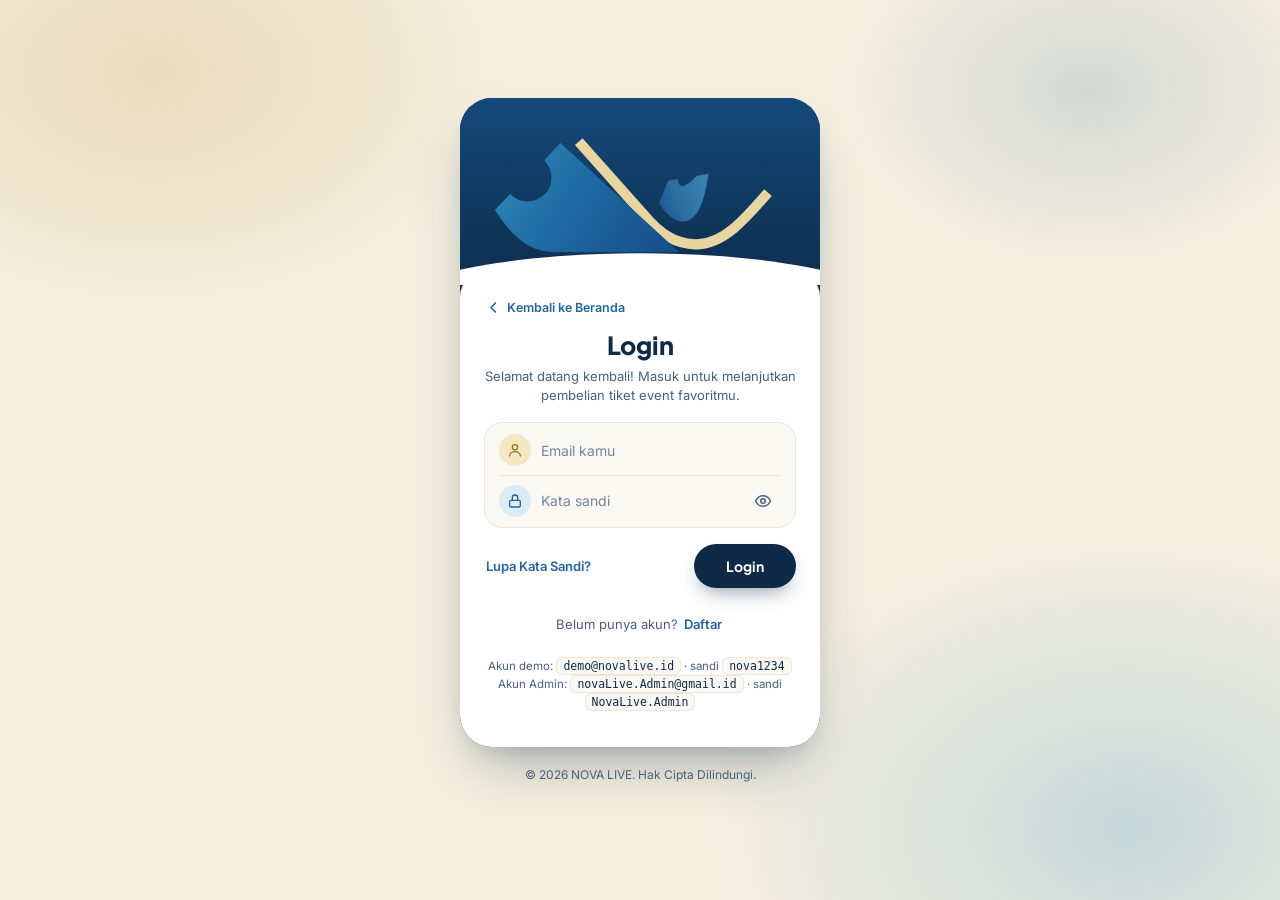
<file: nova-live/NOVA LIVE — Form Login.html>
<!doctype html>
<html lang="id">
  <head>
    <meta charset="utf-8" />
    <meta name="viewport" content="width=device-width, initial-scale=1, viewport-fit=cover" />
    <meta name="color-scheme" content="light dark" />
    <link rel="icon" href="data:," />
    <title>NOVA LIVE — Form Login</title>
    <link rel="preconnect" href="https://fonts.googleapis.com" />
    <link rel="preconnect" href="https://fonts.gstatic.com" crossorigin />
    <link
      href="https://fonts.googleapis.com/css2?family=Plus+Jakarta+Sans:wght@600;700;800&family=Inter:wght@400;500;600;700&display=swap"
      rel="stylesheet"
    />
    <style>
      :root {
        --navy-deep: #0e3254;
        --navy: #15497a;
        --brand: #23649a;
        --sky: #509fc8;
        --gold: #ead4a2;
        --gold-deep: #d4b475;
        --cream: #f5efe0;
        --ink: #0e2a47;
        --muted: #4a607a;
        --line: #e2ddd0;
        --danger: #c2410c;
        --danger-bg: #fdf0e9;
        --success: #15803d;
        --page-bg: #f5efe0;
        --card-bg: #ffffff;
        --sheet-bg: #ffffff;
        --field-bg: #faf8f2;
        --field-line: #ece7d8;
        --shadow-card: 0 30px 60px -18px rgba(14, 42, 71, 0.35), 0 12px 24px -12px rgba(14, 42, 71, 0.18);
        --font-display: "Plus Jakarta Sans", system-ui, sans-serif;
        --font-body: "Inter", system-ui, sans-serif;
        color-scheme: light;
      }
      @media (prefers-color-scheme: dark) {
        :root {
          --page-bg: #f5efe0;
          --card-bg: #0d2a47;
          --sheet-bg: #0d2a47;
          --field-bg: #0a233c;
          --field-line: #1d4066;
          --line: #1d4066;
          --ink: #f2ecdc;
          --muted: #a9bdd1;
          --danger: #fda07c;
          --danger-bg: #3a2115;
          --shadow-card: 0 30px 60px -18px rgba(0, 0, 0, 0.65), 0 12px 24px -12px rgba(0, 0, 0, 0.5);
          color-scheme: dark;
        }
        /* Latar halaman tetap cream di mode gelap, jadi teks kaki halaman
           di luar kartu pakai warna mode terang biar tetap terbaca. */
        .page-foot { color: #4a607a; }
      }

      * { box-sizing: border-box; }
      html, body { margin: 0; padding: 0; }
      body {
        font-family: var(--font-body);
        color: var(--ink);
        min-height: 100dvh;
        display: flex;
        align-items: center;
        justify-content: center;
        padding: 20px 14px 28px;
        background:
          radial-gradient(560px 380px at 12% 8%, rgba(212, 180, 117, 0.35), transparent 65%),
          radial-gradient(640px 460px at 88% 92%, rgba(80, 159, 200, 0.28), transparent 65%),
          radial-gradient(420px 300px at 85% 10%, rgba(35, 100, 154, 0.16), transparent 60%),
          var(--page-bg);
      }
      button, input { font-family: inherit; }
      button { cursor: pointer; }
      :focus-visible { outline: 3px solid var(--sky); outline-offset: 2px; border-radius: 8px; }

      /* ---------- Phone card ---------- */
      .phone {
        width: 100%;
        max-width: 360px;
        background: var(--navy-deep);
        border-radius: 32px;
        box-shadow: var(--shadow-card);
        overflow: hidden;
      }

      /* ---------- Hero ---------- */
      .hero {
        position: relative;
        height: 195px;
        background: linear-gradient(180deg, #15497a 0%, #0e3254 78%);
        overflow: hidden;
        display: flex;
        align-items: center;
        justify-content: center;
      }
      .hero::after {
        content: "";
        position: absolute;
        inset: auto 0 0 0;
        height: 54px;
        background: linear-gradient(180deg, transparent, rgba(14, 50, 84, 0.35));
        pointer-events: none;
      }
      /* Logo tiket animasi NOVALIVE (SVG transparan di atas navy) */
      .hero-ticket {
        position: relative;
        z-index: 1;
        width: 86%;
        max-width: 300px;
        height: auto;
        overflow: visible;
        display: block;
        cursor: pointer;
      }

      /* ---------- Sheet ---------- */
      .sheet {
        position: relative;
        z-index: 3;
        background: var(--sheet-bg);
        border-radius: 26px 26px 0 0;
        margin-top: -22px;
        padding: 20px 24px 24px;
      }
      .sheet h1 {
        font-family: var(--font-display);
        font-weight: 800;
        font-size: 25px;
        letter-spacing: -0.01em;
        text-align: center;
        margin: 0 0 6px;
        color: var(--ink);
      }
      .sheet .sub {
        text-align: center;
        color: var(--muted);
        font-size: 13px;
        line-height: 1.45;
        margin: 0 0 18px;
      }

      /* ---------- Pembatas lekuk ke atas di tepi atas kartu form ---------- */
      .sheet-wave {
        position: absolute;
        left: 0;
        top: -30px;
        width: 100%;
        height: 44px;
        display: block;
        color: var(--sheet-bg);
        pointer-events: none;
      }

      /* ---------- Sheet putih: kartu form terang untuk semua tampilan ----------
         (Login, Daftar, Lupa Kata Sandi). Warna dipatok ke palet terang di kedua
         mode (terang/gelap) supaya kartu form selalu putih dengan teks gelap
         dan field terang yang terbaca. */
      .sheet.sheet-light { background: #ffffff; }
      .sheet.sheet-light .sheet-wave { color: #ffffff; }
      .sheet.sheet-light h1 { color: #0e2a47; }
      .sheet.sheet-light .sub { color: #4a607a; }
      .sheet.sheet-light .field-group { background: #faf8f2; border-color: #ece7d8; }
      .sheet.sheet-light .field-row + .field-row { border-top-color: #ece7d8; }
      .sheet.sheet-light .field-row input { color: #0e2a47; }
      .sheet.sheet-light .field-row input::placeholder { color: #4a607a; opacity: 0.75; }
      .sheet.sheet-light .eye-btn { color: #4a607a; }
      .sheet.sheet-light .eye-btn:hover { color: #23649a; background: rgba(80, 159, 200, 0.12); }
      .sheet.sheet-light .ico-mail { background: #f6e7c3; color: #9a741f; }
      .sheet.sheet-light .ico-lock, .sheet.sheet-light .ico-name { background: #dcecf5; color: #23649a; }
      .sheet.sheet-light .field-group.invalid { border-color: #c2410c; background: #fdf0e9; }
      .sheet.sheet-light .field-err { color: #c2410c; }
      .sheet.sheet-light .link { color: #23649a; }
      .sheet.sheet-light .btn-login { background: #0e2a47; color: #ffffff; }
      .sheet.sheet-light .btn-login:hover { background: #15497a; }
      .sheet.sheet-light .btn-full { background: #0e2a47; color: #ffffff; }
      .sheet.sheet-light .btn-full:hover { background: #15497a; }
      .sheet.sheet-light .back-btn { color: #23649a; }
      .sheet.sheet-light .spinner { border-color: rgba(255, 255, 255, 0.4); border-top-color: #ffffff; }
      .sheet.sheet-light .switch-line { color: #4a607a; }
      .sheet.sheet-light .notice.ok { background: #e8f5ec; color: #14532d; border-color: #bbe7c6; }
      .sheet.sheet-light .notice.err { background: #fdf0e9; color: #c2410c; border-color: rgba(194, 65, 12, 0.3); }
      .sheet.sheet-light .demo-chip { color: #4a607a; }
      .sheet.sheet-light .demo-chip code { background: #faf8f2; border-color: #ece7d8; color: #0e2a47; }

      /* ---------- Field group (satu kartu, dua baris) ---------- */
      .field-group {
        background: var(--field-bg);
        border: 1px solid var(--field-line);
        border-radius: 18px;
        padding: 2px 14px;
        margin-bottom: 6px;
      }
      .field-row {
        display: flex;
        align-items: center;
        gap: 10px;
        min-height: 50px;
      }
      .field-row + .field-row { border-top: 1px solid var(--field-line); }
      .field-ico {
        flex: 0 0 auto;
        width: 32px; height: 32px;
        border-radius: 50%;
        display: grid;
        place-items: center;
      }
      .field-ico svg { width: 16px; height: 16px; }
      .ico-mail { background: #f6e7c3; color: #9a741f; }
      .ico-lock { background: #dcecf5; color: var(--brand); }
      .ico-name { background: #dcecf5; color: var(--brand); }
      @media (prefers-color-scheme: dark) {
        .ico-mail { background: #4a3a17; color: var(--gold); }
        .ico-lock, .ico-name { background: #173d63; color: var(--sky); }
      }
      .field-row input {
        flex: 1 1 auto;
        min-width: 0;
        border: 0;
        background: transparent;
        font-size: 14px;
        font-weight: 500;
        color: var(--ink);
        padding: 8px 0;
        min-height: 40px;
      }
      .field-row input::placeholder { color: var(--muted); opacity: 0.75; font-weight: 400; }
      .field-row input:focus { outline: none; }
      .field-row:focus-within .field-ico { box-shadow: 0 0 0 3px rgba(80, 159, 200, 0.35); }
      .eye-btn {
        flex: 0 0 auto;
        width: 36px; height: 36px;
        border: 0;
        background: transparent;
        border-radius: 50%;
        display: grid;
        place-items: center;
        color: var(--muted);
        padding: 0;
      }
      .eye-btn svg { width: 18px; height: 18px; }
      .eye-btn:hover { color: var(--brand); background: rgba(80, 159, 200, 0.12); }

      .field-err {
        display: none;
        color: var(--danger);
        font-size: 12.5px;
        font-weight: 600;
        margin: 6px 4px 0;
      }
      .field-err.show { display: block; }
      .field-group.invalid { border-color: var(--danger); background: var(--danger-bg); }

      /* ---------- Row: lupa sandi + tombol login ---------- */
      .action-row {
        display: flex;
        align-items: center;
        justify-content: space-between;
        gap: 12px;
        margin-top: 16px;
      }
      .link {
        color: var(--brand);
        font-size: 13px;
        font-weight: 600;
        text-decoration: none;
        background: none;
        border: 0;
        padding: 8px 2px;
        min-height: 36px;
        display: inline-flex;
        align-items: center;
      }
      .link:hover { text-decoration: underline; }
      .btn-login {
        border: 0;
        background: var(--ink);
        color: #fff;
        font-family: var(--font-display);
        font-weight: 700;
        font-size: 14px;
        padding: 0 32px;
        min-height: 44px;
        border-radius: 999px;
        box-shadow: 0 10px 20px -8px rgba(14, 42, 71, 0.5);
        transition: transform 0.15s ease, background 0.15s ease;
      }
      @media (prefers-color-scheme: dark) { .btn-login { background: var(--gold-deep); color: #23190a; } }
      .btn-login:hover { background: var(--navy); transform: translateY(-1px); }
      @media (prefers-color-scheme: dark) { .btn-login:hover { background: var(--gold); } }
      .btn-login:active { transform: translateY(0); }
      .btn-login[disabled] { opacity: 0.65; cursor: wait; transform: none; }

      .btn-full {
        width: 100%;
        border: 0;
        background: var(--ink);
        color: #fff;
        font-family: var(--font-display);
        font-weight: 700;
        font-size: 14px;
        min-height: 46px;
        border-radius: 999px;
        margin-top: 16px;
        box-shadow: 0 10px 20px -8px rgba(14, 42, 71, 0.5);
      }
      @media (prefers-color-scheme: dark) { .btn-full { background: var(--gold-deep); color: #23190a; } }
      .btn-full:hover { background: var(--navy); }
      @media (prefers-color-scheme: dark) { .btn-full:hover { background: var(--gold); } }

      .spinner {
        display: inline-block;
        width: 16px; height: 16px;
        border: 2.5px solid rgba(255, 255, 255, 0.4);
        border-top-color: #fff;
        border-radius: 50%;
        vertical-align: -3px;
        margin-right: 8px;
        animation: spin 0.7s linear infinite;
      }
      @keyframes spin { to { transform: rotate(360deg); } }

      .switch-line {
        text-align: center;
        margin: 18px 0 0;
        font-size: 13px;
        color: var(--muted);
      }
      .switch-line .link { font-size: 13px; padding: 6px 2px; }

      /* ---------- Panel sukses / info ---------- */
      .notice {
        display: none;
        border-radius: 14px;
        padding: 12px 14px;
        font-size: 13px;
        line-height: 1.5;
        margin-bottom: 14px;
      }
      .notice.show { display: block; }
      .notice.ok { background: #e8f5ec; color: #14532d; border: 1px solid #bbe7c6; }
      .notice.err { background: var(--danger-bg); color: var(--danger); border: 1px solid rgba(194, 65, 12, 0.3); font-weight: 600; }
      @media (prefers-color-scheme: dark) {
        .notice.ok { background: #123324; color: #a7e8bd; border-color: #1f5136; }
      }

      .back-row { margin-bottom: 4px; }
      .back-btn {
        display: inline-flex;
        align-items: center;
        gap: 6px;
        border: 0;
        background: none;
        color: var(--brand);
        font-weight: 600;
        font-size: 12.5px;
        padding: 6px 2px;
        min-height: 34px;
        text-decoration: none;
      }
      .back-btn:hover { text-decoration: underline; }
      .back-btn svg { width: 15px; height: 15px; }

      .view[hidden] { display: none; }

      .demo-chip {
        margin-top: 16px;
        text-align: center;
        font-size: 11.5px;
        color: var(--muted);
        line-height: 1.55;
      }
      .demo-chip code {
        background: var(--field-bg);
        border: 1px solid var(--field-line);
        border-radius: 6px;
        padding: 1px 6px;
        font-size: 11.5px;
        color: var(--ink);
      }

      .page-foot {
        margin-top: 20px;
        text-align: center;
        font-size: 12px;
        color: var(--muted);
      }

      @media (max-width: 380px) {
        .sheet { padding: 22px 20px 26px; }
        .hero { height: 218px; }
        .btn-login { padding: 0 28px; }
      }
      @media (prefers-reduced-motion: reduce) {
        * { transition: none !important; animation: none !important; }
      }
    </style>
  </head>
  <body>
    <main>
      <div class="phone">
        <!-- ======= HERO: logo tiket animasi NOVALIVE ======= -->
        <div class="hero">
          <svg id="nvTicket" class="hero-ticket" viewBox="0 30 1300 540" xmlns="http://www.w3.org/2000/svg" role="img" aria-label="Logo tiket NOVALIVE" title="Klik untuk memutar ulang animasi">
            <defs>
              <linearGradient id="nvlogin-dark" x1="60" y1="70" x2="780" y2="540" gradientUnits="userSpaceOnUse">
                <stop offset="0" stop-color="#2E8CB9"/>
                <stop offset="0.45" stop-color="#1F6AA3"/>
                <stop offset="1" stop-color="#17508A"/>
              </linearGradient>
              <linearGradient id="nvlogin-light" x1="690" y1="400" x2="1170" y2="300" gradientUnits="userSpaceOnUse">
                <stop offset="0" stop-color="#2A72B0"/>
                <stop offset="0.35" stop-color="#3F95CF"/>
                <stop offset="1" stop-color="#58B5E1"/>
              </linearGradient>
              <linearGradient id="nvlogin-shine" x1="0" y1="0" x2="1" y2="0">
                <stop offset="0" stop-color="#fff" stop-opacity="0"/>
                <stop offset="0.5" stop-color="#fff" stop-opacity="0.55"/>
                <stop offset="1" stop-color="#fff" stop-opacity="0"/>
              </linearGradient>
              <path id="nvlogin-dark-shape" d="M 42 352 L 105 285 A 106 106 0 0 0 258 135 L 325 62 L 840 535 L 300 535 C 176 536 96 438 42 352 Z"/>
              <path id="nvlogin-light-shape" d="M 678 365 L 798 248 L 885 248 C 888 285 905 292 925 292 C 990 292 1030 262 1075 248 L 1183 248 C 1130 330 1060 480 900 492 C 800 495 720 430 678 365 Z"/>
              <clipPath id="nvlogin-clip">
                <use href="#nvlogin-dark-shape"/>
                <use href="#nvlogin-light-shape"/>
              </clipPath>
            </defs>

            <g data-part="root">
              <path data-part="ribbon" d="M 385 68 L 665 382 C 735 466 803 514 897 512 C 1022 510 1120 384 1230 258"
                    fill="none" stroke="#E8D5A1" stroke-width="44" pathLength="1" stroke-dasharray="1" stroke-dashoffset="1"/>

              <g data-part="dark" opacity="0">
                <use href="#nvlogin-dark-shape" fill="url(#nvlogin-dark)" stroke="url(#nvlogin-dark)" stroke-width="5" stroke-linejoin="round"/>
                <g fill="#FAFAFC">
                  <g data-part="dot" data-cx="395" data-cy="255"><circle r="28"/></g>
                  <g data-part="dot" data-cx="312" data-cy="340"><circle r="28"/></g>
                  <g data-part="dot" data-cx="228" data-cy="424"><circle r="28"/></g>
                </g>
              </g>

              <g data-part="light" opacity="0">
                <use href="#nvlogin-light-shape" fill="url(#nvlogin-light)" stroke="url(#nvlogin-light)" stroke-width="4" stroke-linejoin="round"/>
                <g fill="#FAFAFC">
                  <g data-part="oval" data-cx="773" data-cy="355"><ellipse rx="27" ry="16" transform="rotate(-8)"/></g>
                  <g data-part="oval" data-cx="875" data-cy="359"><ellipse rx="29" ry="16" transform="rotate(-8)"/></g>
                  <g data-part="oval" data-cx="975" data-cy="362"><ellipse rx="27" ry="16" transform="rotate(-8)"/></g>
                </g>
              </g>

              <g clip-path="url(#nvlogin-clip)">
                <rect data-part="shine" x="-120" y="-120" width="240" height="900" fill="url(#nvlogin-shine)" opacity="0"/>
              </g>
            </g>
          </svg>
        </div>

        <!-- ======= SHEET ======= -->
        <section class="sheet sheet-light" id="sheet">
          <!-- Pembatas lekuk ke atas: tepi atas kartu melengkung naik memisahkan hero navy dari kartu form -->
          <svg class="sheet-wave" viewBox="0 0 400 52" preserveAspectRatio="none" aria-hidden="true" focusable="false"><path d="M0 52 L0 34 C 110 8, 290 8, 400 34 L400 52 Z" fill="currentColor"/></svg>

          <!-- ===== VIEW: LOGIN ===== -->
          <div class="view" id="view-login">
            <div class="back-row">
              <a href="index.html" class="back-btn" aria-label="Kembali ke Beranda">
                <svg viewBox="0 0 24 24" fill="none" stroke="currentColor" stroke-width="2.4" stroke-linecap="round" stroke-linejoin="round"><path d="M15 5l-7 7 7 7"/></svg>
                Kembali ke Beranda
              </a>
            </div>
            <h1>Login</h1>
            <p class="sub">Selamat datang kembali! Masuk untuk melanjutkan pembelian tiket event favoritmu.</p>

            <div class="notice" id="loginNotice" role="status"></div>

            <form id="loginForm" novalidate>
              <div class="field-group" id="loginGroup">
                <div class="field-row">
                  <span class="field-ico ico-mail" aria-hidden="true">
                    <svg viewBox="0 0 24 24" fill="none" stroke="currentColor" stroke-width="2" stroke-linecap="round" stroke-linejoin="round"><circle cx="12" cy="8" r="4"/><path d="M4 21c0-4 3.6-6.5 8-6.5s8 2.5 8 6.5"/></svg>
                  </span>
                  <input type="email" id="loginEmail" name="email" placeholder="Email kamu" autocomplete="email" inputmode="email" aria-label="Email" />
                </div>
                <div class="field-row">
                  <span class="field-ico ico-lock" aria-hidden="true">
                    <svg viewBox="0 0 24 24" fill="none" stroke="currentColor" stroke-width="2" stroke-linecap="round" stroke-linejoin="round"><rect x="4" y="11" width="16" height="10" rx="2"/><path d="M8 11V7a4 4 0 0 1 8 0v4"/></svg>
                  </span>
                  <input type="password" id="loginPass" name="password" placeholder="Kata sandi" autocomplete="current-password" aria-label="Kata sandi" />
                  <button type="button" class="eye-btn" data-eye="loginPass" aria-label="Tampilkan kata sandi">
                    <svg viewBox="0 0 24 24" fill="none" stroke="currentColor" stroke-width="2" stroke-linecap="round" stroke-linejoin="round"><path d="M2 12s3.5-7 10-7 10 7 10 7-3.5 7-10 7-10-7-10-7Z"/><circle cx="12" cy="12" r="3"/></svg>
                  </button>
                </div>
              </div>
              <p class="field-err" id="loginErr"></p>

              <div class="action-row">
                <button type="button" class="link" id="gotoForgot">Lupa Kata Sandi?</button>
                <button type="submit" class="btn-login" id="loginBtn">Login</button>
              </div>
            </form>

            <p class="switch-line">Belum punya akun?
              <button type="button" class="link" id="gotoRegister">Daftar</button>
            </p>

            <p class="demo-chip">Akun demo: <code>demo@novalive.id</code> · sandi <code>nova1234</code><br>Akun Admin: <code>novaLive.Admin@gmail.id</code> · sandi <code>NovaLive.Admin</code></p>
          </div>

          <!-- ===== VIEW: LUPA KATA SANDI ===== -->
          <div class="view" id="view-forgot" hidden>
            <div class="back-row">
              <button type="button" class="back-btn" data-back>
                <svg viewBox="0 0 24 24" fill="none" stroke="currentColor" stroke-width="2.4" stroke-linecap="round" stroke-linejoin="round"><path d="M15 5l-7 7 7 7"/></svg>
                Kembali ke Login
              </button>
            </div>
            <h1>Lupa Kata Sandi</h1>
            <p class="sub">Masukkan email yang terdaftar. Kami akan mengirimkan tautan untuk mengatur ulang kata sandimu.</p>

            <div class="notice" id="forgotNotice" role="status"></div>

            <form id="forgotForm" novalidate>
              <div class="field-group" id="forgotGroup">
                <div class="field-row">
                  <span class="field-ico ico-mail" aria-hidden="true">
                    <svg viewBox="0 0 24 24" fill="none" stroke="currentColor" stroke-width="2" stroke-linecap="round" stroke-linejoin="round"><circle cx="12" cy="8" r="4"/><path d="M4 21c0-4 3.6-6.5 8-6.5s8 2.5 8 6.5"/></svg>
                  </span>
                  <input type="email" id="forgotEmail" name="email" placeholder="Email kamu" autocomplete="email" inputmode="email" aria-label="Email" />
                </div>
              </div>
              <p class="field-err" id="forgotErr"></p>
              <button type="submit" class="btn-full" id="forgotBtn">Kirim Tautan Reset</button>
            </form>
          </div>

          <!-- ===== VIEW: DAFTAR ===== -->
          <div class="view" id="view-register" hidden>
            <div class="back-row">
              <button type="button" class="back-btn" data-back>
                <svg viewBox="0 0 24 24" fill="none" stroke="currentColor" stroke-width="2.4" stroke-linecap="round" stroke-linejoin="round"><path d="M15 5l-7 7 7 7"/></svg>
                Kembali ke Login
              </button>
            </div>
            <h1>Daftar Akun</h1>
            <p class="sub">Buat akun NOVA LIVE untuk membeli tiket dan menyimpan e-tiketmu di satu tempat.</p>

            <div class="notice" id="regNotice" role="status"></div>

            <form id="regForm" novalidate>
              <div class="field-group" id="regGroup">
                <div class="field-row">
                  <span class="field-ico ico-name" aria-hidden="true">
                    <svg viewBox="0 0 24 24" fill="none" stroke="currentColor" stroke-width="2" stroke-linecap="round" stroke-linejoin="round"><circle cx="12" cy="8" r="4"/><path d="M4 21c0-4 3.6-6.5 8-6.5s8 2.5 8 6.5"/></svg>
                  </span>
                  <input type="text" id="regName" name="name" placeholder="Nama lengkap" autocomplete="name" aria-label="Nama lengkap" />
                </div>
                <div class="field-row">
                  <span class="field-ico ico-mail" aria-hidden="true">
                    <svg viewBox="0 0 24 24" fill="none" stroke="currentColor" stroke-width="2" stroke-linecap="round" stroke-linejoin="round"><rect x="3" y="5" width="18" height="14" rx="2"/><path d="m3 7 9 6 9-6"/></svg>
                  </span>
                  <input type="email" id="regEmail" name="email" placeholder="Email kamu" autocomplete="email" inputmode="email" aria-label="Email" />
                </div>
                <div class="field-row">
                  <span class="field-ico ico-lock" aria-hidden="true">
                    <svg viewBox="0 0 24 24" fill="none" stroke="currentColor" stroke-width="2" stroke-linecap="round" stroke-linejoin="round"><rect x="4" y="11" width="16" height="10" rx="2"/><path d="M8 11V7a4 4 0 0 1 8 0v4"/></svg>
                  </span>
                  <input type="password" id="regPass" name="password" placeholder="Kata sandi (min. 8 karakter)" autocomplete="new-password" aria-label="Kata sandi" />
                  <button type="button" class="eye-btn" data-eye="regPass" aria-label="Tampilkan kata sandi">
                    <svg viewBox="0 0 24 24" fill="none" stroke="currentColor" stroke-width="2" stroke-linecap="round" stroke-linejoin="round"><path d="M2 12s3.5-7 10-7 10 7 10 7-3.5 7-10 7-10-7-10-7Z"/><circle cx="12" cy="12" r="3"/></svg>
                  </button>
                </div>
              </div>
              <p class="field-err" id="regErr"></p>
              <button type="submit" class="btn-full" id="regBtn">Daftar</button>
            </form>

            <p class="switch-line">Sudah punya akun?
              <button type="button" class="link" data-back>Login</button>
            </p>
          </div>

        </section>
      </div>
      <p class="page-foot">© 2026 NOVA LIVE. Hak Cipta Dilindungi.</p>
    </main>

    <script>
      (function () {
        "use strict";

        var DEMO_EMAIL = "demo@novalive.id";
        var DEMO_PASS = "nova1234";
        var ADMIN_EMAIL = "novalive.admin@gmail.id";
        var ADMIN_PASS = "NovaLive.Admin";

        var views = {
          login: document.getElementById("view-login"),
          forgot: document.getElementById("view-forgot"),
          register: document.getElementById("view-register")
        };

        function showView(name) {
          Object.keys(views).forEach(function (key) {
            views[key].hidden = key !== name;
          });
          // Kartu putih + pembatas melengkung berlaku di semua tampilan
          // (Login, Daftar, Lupa Kata Sandi) supaya konsisten.
          document.getElementById("sheet").classList.add("sheet-light");
          window.scrollTo({ top: 0, behavior: "smooth" });
        }

        function setNotice(el, type, html) {
          el.className = "notice show " + type;
          el.innerHTML = html;
        }
        function clearNotice(el) {
          el.className = "notice";
          el.innerHTML = "";
        }
        function setErr(groupEl, errEl, msg) {
          if (msg) {
            groupEl.classList.add("invalid");
            errEl.textContent = msg;
            errEl.classList.add("show");
          } else {
            groupEl.classList.remove("invalid");
            errEl.textContent = "";
            errEl.classList.remove("show");
          }
        }
        function escapeHtml(s) {
          return s.replace(/[&<>"']/g, function (c) {
            return { "&": "&amp;", "<": "&lt;", ">": "&gt;", '"': "&quot;", "'": "&#39;" }[c];
          });
        }
        function validEmail(v) {
          var clean = String(v).trim().toLowerCase();
          if (clean === ADMIN_EMAIL || clean === "novalive.admin") return true;
          return /^[^\s@]+@[^\s@]+\.[^\s@]+$/.test(v);
        }
        function setLoading(btn, loading, label) {
          btn.disabled = loading;
          btn.innerHTML = loading
            ? '<span class="spinner" aria-hidden="true"></span>Memproses…'
            : label;
        }

        /* ----- Navigasi antar tampilan ----- */
        document.getElementById("gotoForgot").addEventListener("click", function () {
          var e = document.getElementById("loginEmail").value.trim();
          if (e) document.getElementById("forgotEmail").value = e;
          clearNotice(document.getElementById("forgotNotice"));
          setErr(document.getElementById("forgotGroup"), document.getElementById("forgotErr"), "");
          showView("forgot");
        });
        document.getElementById("gotoRegister").addEventListener("click", function () {
          clearNotice(document.getElementById("regNotice"));
          setErr(document.getElementById("regGroup"), document.getElementById("regErr"), "");
          showView("register");
        });
        Array.prototype.forEach.call(document.querySelectorAll("[data-back]"), function (b) {
          b.addEventListener("click", function () { showView("login"); });
        });

        /* ----- Tampilkan / sembunyikan kata sandi ----- */
        Array.prototype.forEach.call(document.querySelectorAll("[data-eye]"), function (btn) {
          btn.addEventListener("click", function () {
            var input = document.getElementById(btn.getAttribute("data-eye"));
            var show = input.type === "password";
            input.type = show ? "text" : "password";
            btn.setAttribute("aria-label", show ? "Sembunyikan kata sandi" : "Tampilkan kata sandi");
            btn.style.color = show ? "var(--brand)" : "";
          });
        });

        /* ----- Login ----- */
        var loginForm = document.getElementById("loginForm");
        var loginGroup = document.getElementById("loginGroup");
        var loginErr = document.getElementById("loginErr");
        var loginNotice = document.getElementById("loginNotice");
        var loginBtn = document.getElementById("loginBtn");

        Array.prototype.forEach.call(document.querySelectorAll(".demo-chip code"), function (c) {
          c.style.cursor = "pointer";
          c.title = "Klik untuk isi otomatis";
          c.addEventListener("click", function () {
            var txt = c.textContent.trim();
            if (txt.indexOf("@") !== -1 || txt.toLowerCase() === "novalive.admin") {
              document.getElementById("loginEmail").value = txt;
            } else {
              document.getElementById("loginPass").value = txt;
            }
          });
        });

        loginForm.addEventListener("submit", function (ev) {
          ev.preventDefault();
          clearNotice(loginNotice);
          var email = document.getElementById("loginEmail").value.trim();
          var pass = document.getElementById("loginPass").value;

          if (!validEmail(email)) {
            setErr(loginGroup, loginErr, "Masukkan alamat email yang valid.");
            return;
          }
          if (pass.length < 8) {
            setErr(loginGroup, loginErr, "Kata sandi minimal 8 karakter.");
            return;
          }
          setErr(loginGroup, loginErr, "");
          setLoading(loginBtn, true, "Login");

          setTimeout(function () {
            setLoading(loginBtn, false, "Login");
            var cleanEmail = email.toLowerCase();
            if ((cleanEmail === ADMIN_EMAIL || cleanEmail === "novalive.admin") && pass === ADMIN_PASS) {
              loginForm.reset();
              setNotice(loginNotice, "ok",
                "<strong>Login Admin berhasil!</strong> Selamat datang Admin NOVA LIVE — mengalihkan ke Dashboard Admin…");
              setTimeout(function () {
                window.location.href = "NOVA%20LIVE%20%E2%80%94%20Dashboard%20Admin.html";
              }, 800);
            } else if (cleanEmail === DEMO_EMAIL && pass === DEMO_PASS) {
              loginForm.reset();
              setNotice(loginNotice, "ok",
                "<strong>Login berhasil!</strong> Selamat datang kembali di NOVA LIVE — mengalihkan ke Beranda…");
              setTimeout(function () {
                window.location.href = "index.html";
              }, 800);
            } else {
              setNotice(loginNotice, "err",
                "Email atau kata sandi salah. Coba lagi, atau pakai akun demo di bawah form.");
            }
          }, 700);
        });

        /* ----- Lupa kata sandi ----- */
        var forgotForm = document.getElementById("forgotForm");
        var forgotGroup = document.getElementById("forgotGroup");
        var forgotErr = document.getElementById("forgotErr");
        var forgotNotice = document.getElementById("forgotNotice");
        var forgotBtn = document.getElementById("forgotBtn");

        forgotForm.addEventListener("submit", function (ev) {
          ev.preventDefault();
          clearNotice(forgotNotice);
          var email = document.getElementById("forgotEmail").value.trim();
          if (!validEmail(email)) {
            setErr(forgotGroup, forgotErr, "Masukkan alamat email yang valid.");
            return;
          }
          setErr(forgotGroup, forgotErr, "");
          setLoading(forgotBtn, true, "Kirim Tautan Reset");
          setTimeout(function () {
            setLoading(forgotBtn, false, "Kirim Tautan Reset");
            forgotForm.reset();
            setNotice(forgotNotice, "ok",
              "<strong>Tautan reset terkirim.</strong> Cek inbox email kamu dan ikuti petunjuknya untuk membuat kata sandi baru.");
          }, 700);
        });

        /* ----- Daftar ----- */
        var regForm = document.getElementById("regForm");
        var regGroup = document.getElementById("regGroup");
        var regErr = document.getElementById("regErr");
        var regNotice = document.getElementById("regNotice");
        var regBtn = document.getElementById("regBtn");

        regForm.addEventListener("submit", function (ev) {
          ev.preventDefault();
          clearNotice(regNotice);
          var name = document.getElementById("regName").value.trim();
          var email = document.getElementById("regEmail").value.trim();
          var pass = document.getElementById("regPass").value;

          if (name.length < 3) {
            setErr(regGroup, regErr, "Isi nama lengkap kamu dulu ya.");
            return;
          }
          if (!validEmail(email)) {
            setErr(regGroup, regErr, "Masukkan alamat email yang valid.");
            return;
          }
          if (pass.length < 8) {
            setErr(regGroup, regErr, "Kata sandi minimal 8 karakter.");
            return;
          }
          setErr(regGroup, regErr, "");
          setLoading(regBtn, true, "Daftar");
          setTimeout(function () {
            setLoading(regBtn, false, "Daftar");
            regForm.reset();
            showView("login");
            document.getElementById("loginEmail").value = email;
            setNotice(loginNotice, "ok",
              "<strong>Akun berhasil dibuat!</strong> Halo, " + escapeHtml(name.split(" ")[0]) +
              " — sekarang login pakai email dan kata sandi barumu.");
          }, 700);
        });
      })();
    </script>

    <script>
      /* ----- Animasi logo tiket NOVALIVE di hero -----
         Putaran 4,2 detik, jeda 1,2 detik, lalu berputar lagi tanpa henti.
         Klik logo untuk memutar ulang. prefers-reduced-motion: tampil frame akhir, tanpa loop. */
      (function () {
        "use strict";

        var DURATION = 4.2; // detik
        var PAUSE_MS = 1200; // jeda antar putaran

        function clamp(x) { return Math.min(1, Math.max(0, x)); }
        function prog(t, a, b) { return clamp((t - a) / (b - a)); }
        var ease = {
          outCubic: function (x) { return 1 - Math.pow(1 - x, 3); },
          inOutCubic: function (x) { return x < 0.5 ? 4 * x * x * x : 1 - Math.pow(-2 * x + 2, 3) / 2; },
          outBack: function (x, s) {
            s = (s === undefined) ? 1.70158 : s;
            var c = s + 1;
            return 1 + c * Math.pow(x - 1, 3) + s * Math.pow(x - 1, 2);
          }
        };

        var svg = document.getElementById("nvTicket");
        if (!svg) return;
        function part(name) { return svg.querySelector('[data-part="' + name + '"]'); }
        var parts = {
          root: part("root"), ribbon: part("ribbon"), dark: part("dark"), light: part("light"), shine: part("shine"),
          dots: Array.prototype.slice.call(svg.querySelectorAll('[data-part="dot"]')),
          ovals: Array.prototype.slice.call(svg.querySelectorAll('[data-part="oval"]'))
        };

        function pop(el, t, t0) {
          var cx = +el.getAttribute("data-cx"), cy = +el.getAttribute("data-cy");
          var u = prog(t, t0, t0 + 0.42);
          var s = u <= 0 ? 0 : ease.outBack(u, 2.4);
          el.setAttribute("transform", "translate(" + cx + " " + cy + ") scale(" + Math.max(s, 0.0001) + ")");
        }

        // Satu fungsi murni dari waktu (detik) ke tampilan.
        function apply(t) {
          var p = 1 + 0.04 * ease.inOutCubic(prog(t, 0.2, DURATION));
          parts.root.setAttribute("transform", "translate(650 300) scale(" + p + ") translate(-650 -300)");

          // 1. pita emas tergambar
          parts.ribbon.setAttribute("stroke-dashoffset", (1 - ease.inOutCubic(prog(t, 0.25, 1.3))).toFixed(4));

          // 2. tiket biru gelap naik dari kiri bawah
          var u1 = prog(t, 0.6, 1.45), e1 = ease.outCubic(u1);
          parts.dark.setAttribute("transform",
            "translate(" + (450 - 260 * (1 - e1)) + " " + (300 + 150 * (1 - e1)) + ") scale(" + (0.86 + 0.14 * e1) + ") translate(-450 -300)");
          parts.dark.setAttribute("opacity", clamp(u1 * 3).toFixed(3));

          // 3. lipatan biru muda terbuka dari sudut kirinya
          var u2 = prog(t, 0.95, 1.85), e2 = ease.outCubic(u2);
          parts.light.setAttribute("transform",
            "translate(" + (678 + 90 * (1 - e2)) + " " + (365 - 50 * (1 - e2)) + ") rotate(" + (-16 * (1 - e2)) + ") scale(" + (0.12 + 0.88 * e2) + " " + (0.6 + 0.4 * e2) + ") translate(-678 -365)");
          parts.light.setAttribute("opacity", clamp(u2 * 4).toFixed(3));

          // 4. titik-titik muncul satu per satu
          parts.dots.forEach(function (el, i) { pop(el, t, 1.45 + 0.1 * i); });
          parts.ovals.forEach(function (el, i) { pop(el, t, 1.9 + 0.1 * i); });

          // 5. kilau melintas sekali
          var u3 = prog(t, 2.15, 3.0), e3 = ease.inOutCubic(u3);
          parts.shine.setAttribute("transform", "translate(" + (-250 + e3 * 1850) + " 0) rotate(20 0 300)");
          parts.shine.setAttribute("opacity", (u3 > 0 && u3 < 1) ? 1 : 0);
        }

        var reduceMotion = window.matchMedia("(prefers-reduced-motion: reduce)").matches;
        var raf = 0, timer = 0;

        function play() {
          cancelAnimationFrame(raf);
          clearTimeout(timer);
          if (reduceMotion) { apply(DURATION); return; }
          var start = 0;
          apply(0);
          function tick(now) {
            if (!start) start = now;
            var t = (now - start) / 1000;
            apply(Math.min(t, DURATION));
            if (t < DURATION) {
              raf = requestAnimationFrame(tick);
            } else {
              timer = setTimeout(play, PAUSE_MS); // jeda, lalu putar lagi
            }
          }
          raf = requestAnimationFrame(tick);
        }

        svg.addEventListener("click", play);
        window.novaliveTicketLogin = { apply: apply, play: play, DURATION: DURATION };
        play();
      })();
    </script>
  </body>
</html>
</file>
